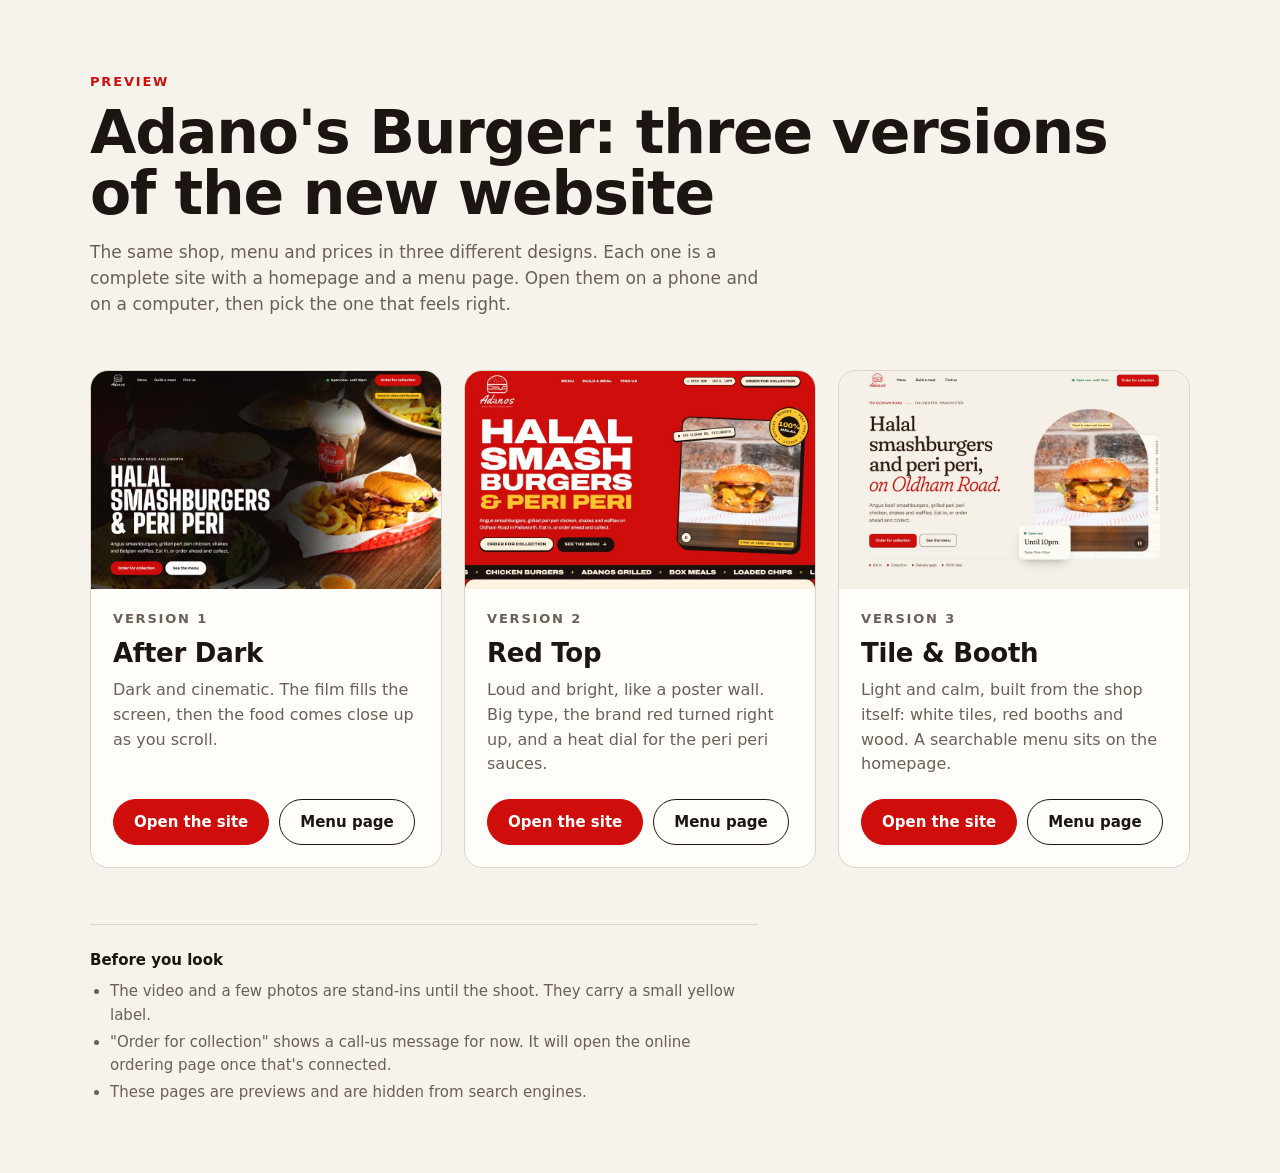
<file: index.html>
<!doctype html>
<html lang="en-GB">
<head>
<meta charset="utf-8">
<meta name="robots" content="noindex, nofollow">
<meta name="viewport" content="width=device-width, initial-scale=1">
<title>Adano's Burger · website previews</title>
<style>
  :root { --bg: #f6f2ec; --ink: #1d1512; --mute: #6b5f58; --line: #ddd4c8; --red: #cf0e0b; --card: #fffdf9; }
  * { box-sizing: border-box; }
  body { margin: 0; background: var(--bg); color: var(--ink); font: 400 17px/1.55 ui-sans-serif, system-ui, -apple-system, "Segoe UI", Roboto, sans-serif; -webkit-font-smoothing: antialiased; }
  .wrap { max-width: 1180px; margin: 0 auto; padding: clamp(28px, 6vw, 72px) clamp(16px, 4vw, 40px) 64px; }
  header p.kicker { margin: 0 0 10px; font-size: 13px; letter-spacing: .14em; text-transform: uppercase; color: var(--red); font-weight: 700; }
  h1 { margin: 0 0 14px; font-size: clamp(34px, 6vw, 60px); line-height: 1.02; letter-spacing: -.02em; font-weight: 800; }
  header p.intro { margin: 0; max-width: 62ch; color: var(--mute); }
  .grid { display: grid; gap: 22px; grid-template-columns: repeat(auto-fit, minmax(300px, 1fr)); margin-top: clamp(28px, 5vw, 52px); }
  .card { background: var(--card); border: 1px solid var(--line); border-radius: 18px; overflow: hidden; display: flex; flex-direction: column; }
  .card .shot { display: block; aspect-ratio: 16 / 10; background: #e9e1d6; overflow: hidden; }
  .card .shot img { width: 100%; height: 100%; object-fit: cover; object-position: top; display: block; transition: transform .5s cubic-bezier(.2, .7, .2, 1); }
  .card a.shot:hover img, .card a.shot:focus-visible img { transform: scale(1.03); }
  .body { padding: 20px 22px 22px; display: flex; flex-direction: column; gap: 10px; flex: 1; }
  .n { font-size: 13px; letter-spacing: .14em; text-transform: uppercase; color: var(--mute); font-weight: 700; }
  h2 { margin: 0; font-size: 26px; line-height: 1.1; letter-spacing: -.01em; }
  .body p { margin: 0; color: var(--mute); font-size: 16px; }
  .links { display: flex; flex-wrap: wrap; gap: 10px; margin-top: auto; padding-top: 12px; }
  .btn { display: inline-flex; align-items: center; min-height: 46px; padding: 0 20px; border-radius: 999px; font-weight: 700; font-size: 15px; text-decoration: none; border: 1.5px solid var(--ink); color: var(--ink); }
  .btn.main { background: var(--red); border-color: var(--red); color: #fff; }
  .btn:hover { filter: brightness(.94); }
  a:focus-visible { outline: 3px solid var(--ink); outline-offset: 3px; }
  .soon { opacity: .6; }
  .soon .shot { display: grid; place-items: center; color: var(--mute); font-size: 15px; }
  .notes { margin-top: clamp(32px, 5vw, 56px); padding-top: 24px; border-top: 1px solid var(--line); color: var(--mute); font-size: 15px; max-width: 70ch; }
  .notes h3 { margin: 0 0 8px; font-size: 15px; color: var(--ink); }
  .notes ul { margin: 0; padding-left: 20px; }
  .notes li { margin: 4px 0; }
  @media (prefers-reduced-motion: reduce) { .card .shot img { transition: none; } }
</style>
</head>
<body>
<div class="wrap">
  <header>
    <p class="kicker">Preview</p>
    <h1>Adano's Burger: three versions of the new website</h1>
    <p class="intro">The same shop, menu and prices in three different designs. Each one is a complete site with a homepage and a menu page. Open them on a phone and on a computer, then pick the one that feels right.</p>
  </header>

  <main class="grid">
    <article class="card">
      <a class="shot" href="after-dark/" aria-label="Open After Dark"><img src="thumbs/after-dark.jpg" alt="The After Dark homepage" width="960" height="600"></a>
      <div class="body">
        <span class="n">Version 1</span>
        <h2>After Dark</h2>
        <p>Dark and cinematic. The film fills the screen, then the food comes close up as you scroll.</p>
        <div class="links"><a class="btn main" href="after-dark/">Open the site</a><a class="btn" href="after-dark/menu.html">Menu page</a></div>
      </div>
    </article>

    <article class="card">
      <a class="shot" href="red-top/" aria-label="Open Red Top"><img src="thumbs/red-top.jpg" alt="The Red Top homepage" width="960" height="600"></a>
      <div class="body">
        <span class="n">Version 2</span>
        <h2>Red Top</h2>
        <p>Loud and bright, like a poster wall. Big type, the brand red turned right up, and a heat dial for the peri peri sauces.</p>
        <div class="links"><a class="btn main" href="red-top/">Open the site</a><a class="btn" href="red-top/menu.html">Menu page</a></div>
      </div>
    </article>

    <article class="card">
      <a class="shot" href="tile-booth/" aria-label="Open Tile &amp; Booth"><img src="thumbs/tile-booth.jpg" alt="The Tile &amp; Booth homepage" width="960" height="600"></a>
      <div class="body">
        <span class="n">Version 3</span>
        <h2>Tile &amp; Booth</h2>
        <p>Light and calm, built from the shop itself: white tiles, red booths and wood. A searchable menu sits on the homepage.</p>
        <div class="links"><a class="btn main" href="tile-booth/">Open the site</a><a class="btn" href="tile-booth/menu.html">Menu page</a></div>
      </div>
    </article>
  </main>

  <section class="notes">
    <h3>Before you look</h3>
    <ul>
      <li>The video and a few photos are stand-ins until the shoot. They carry a small yellow label.</li>
      <li>"Order for collection" shows a call-us message for now. It will open the online ordering page once that's connected.</li>
      <li>These pages are previews and are hidden from search engines.</li>
    </ul>
  </section>
</div>
</body>
</html>
</file>
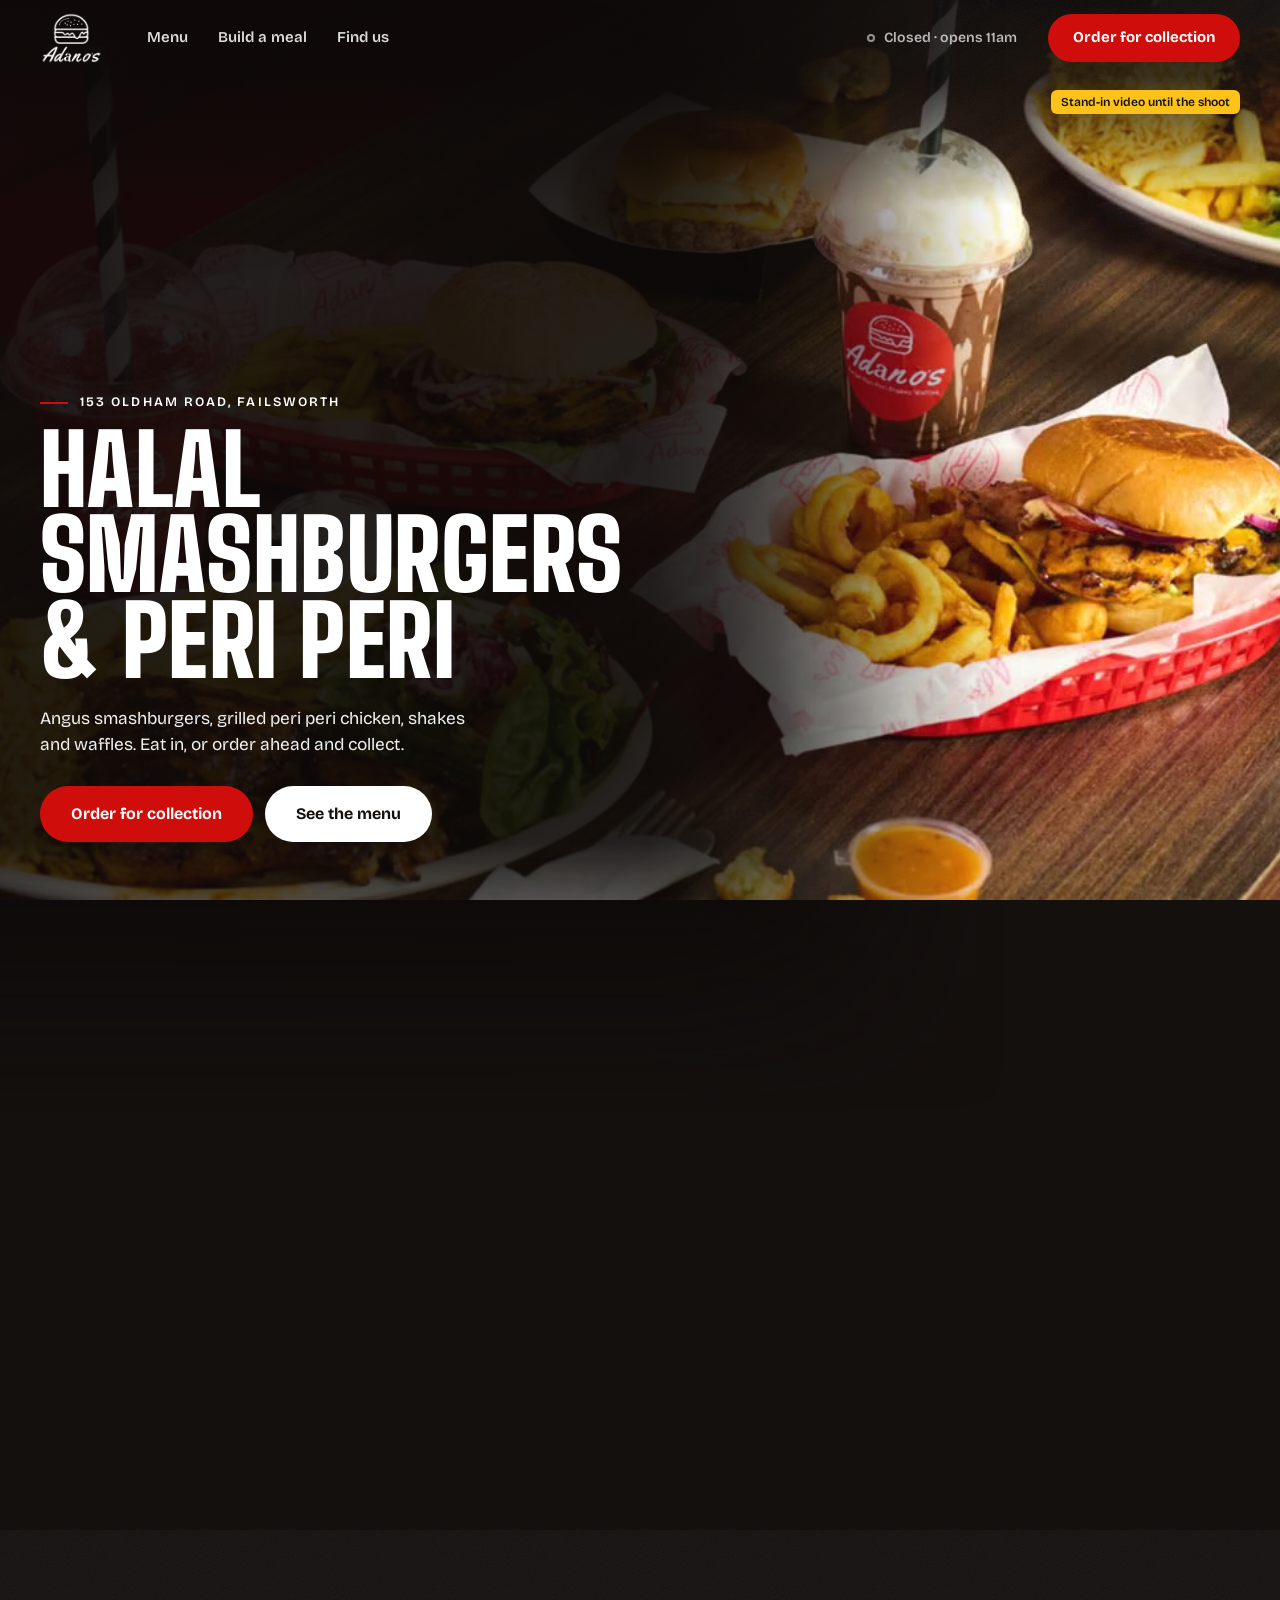
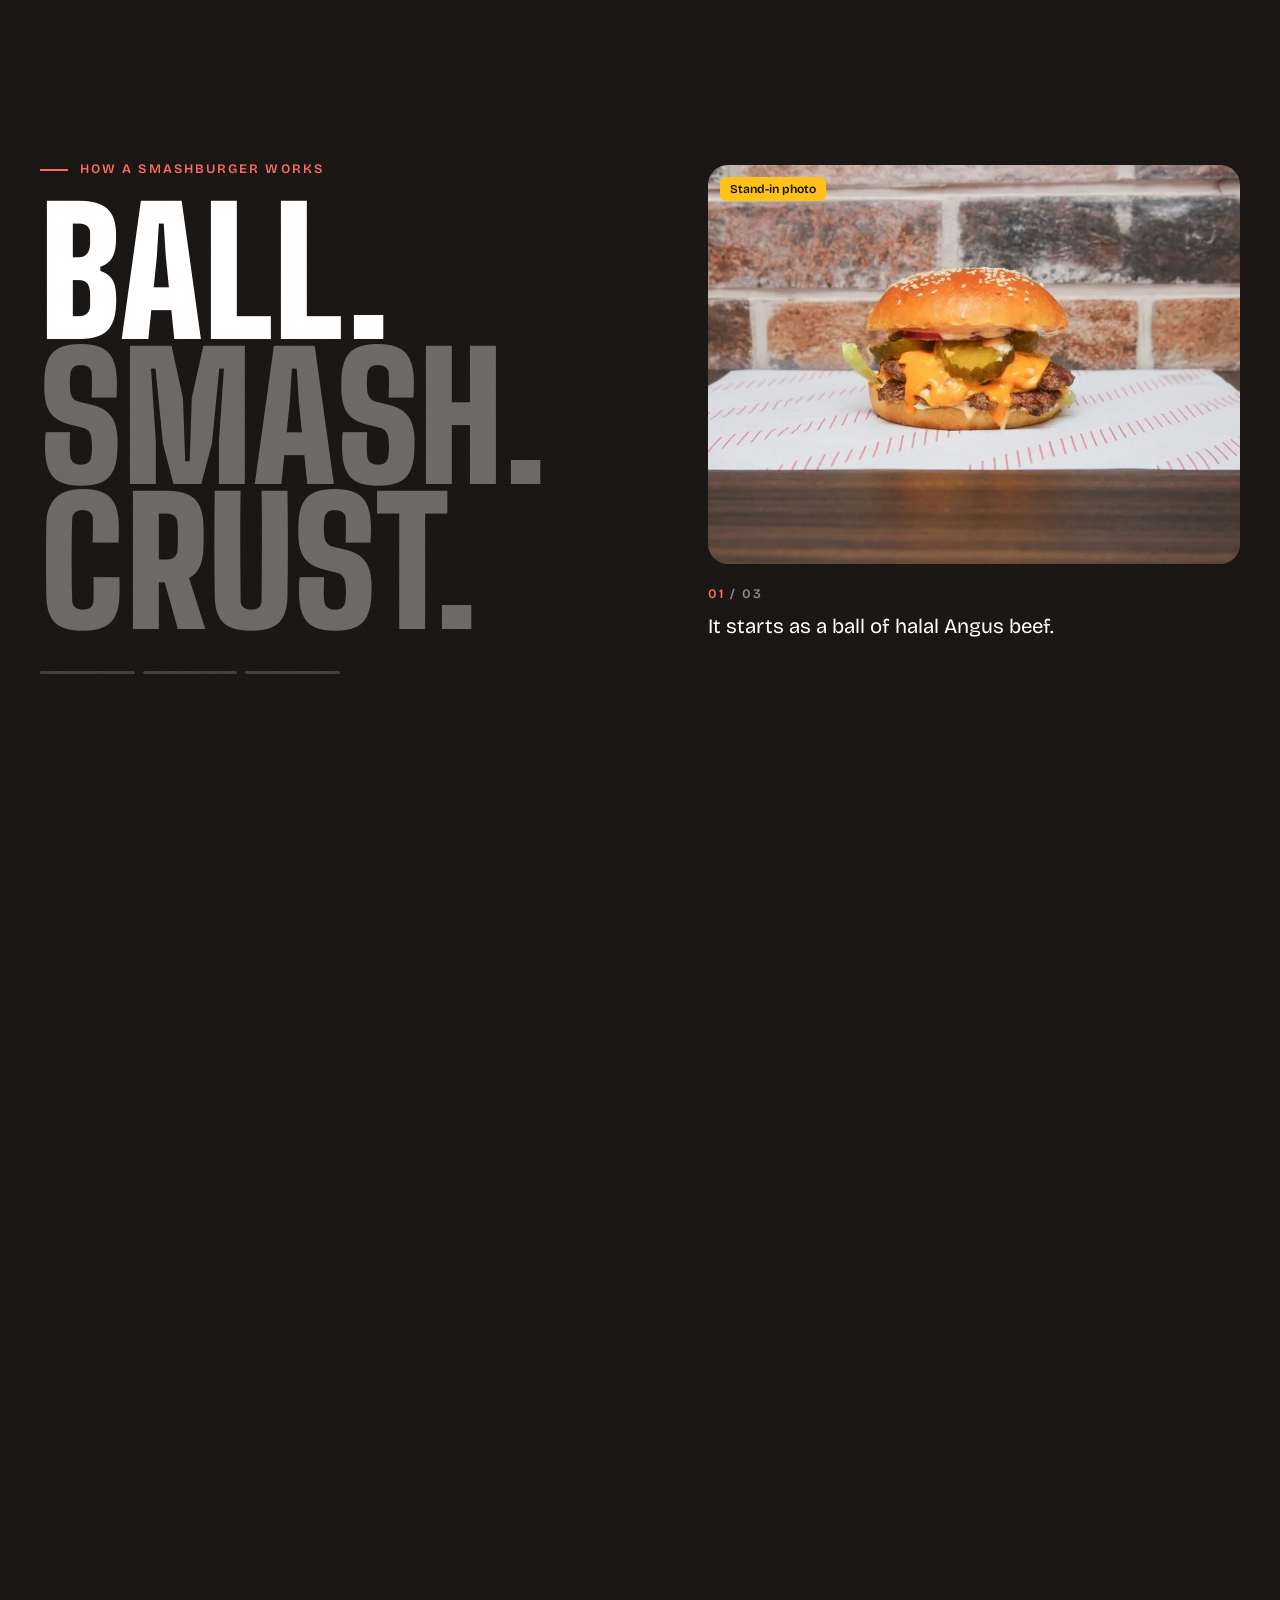
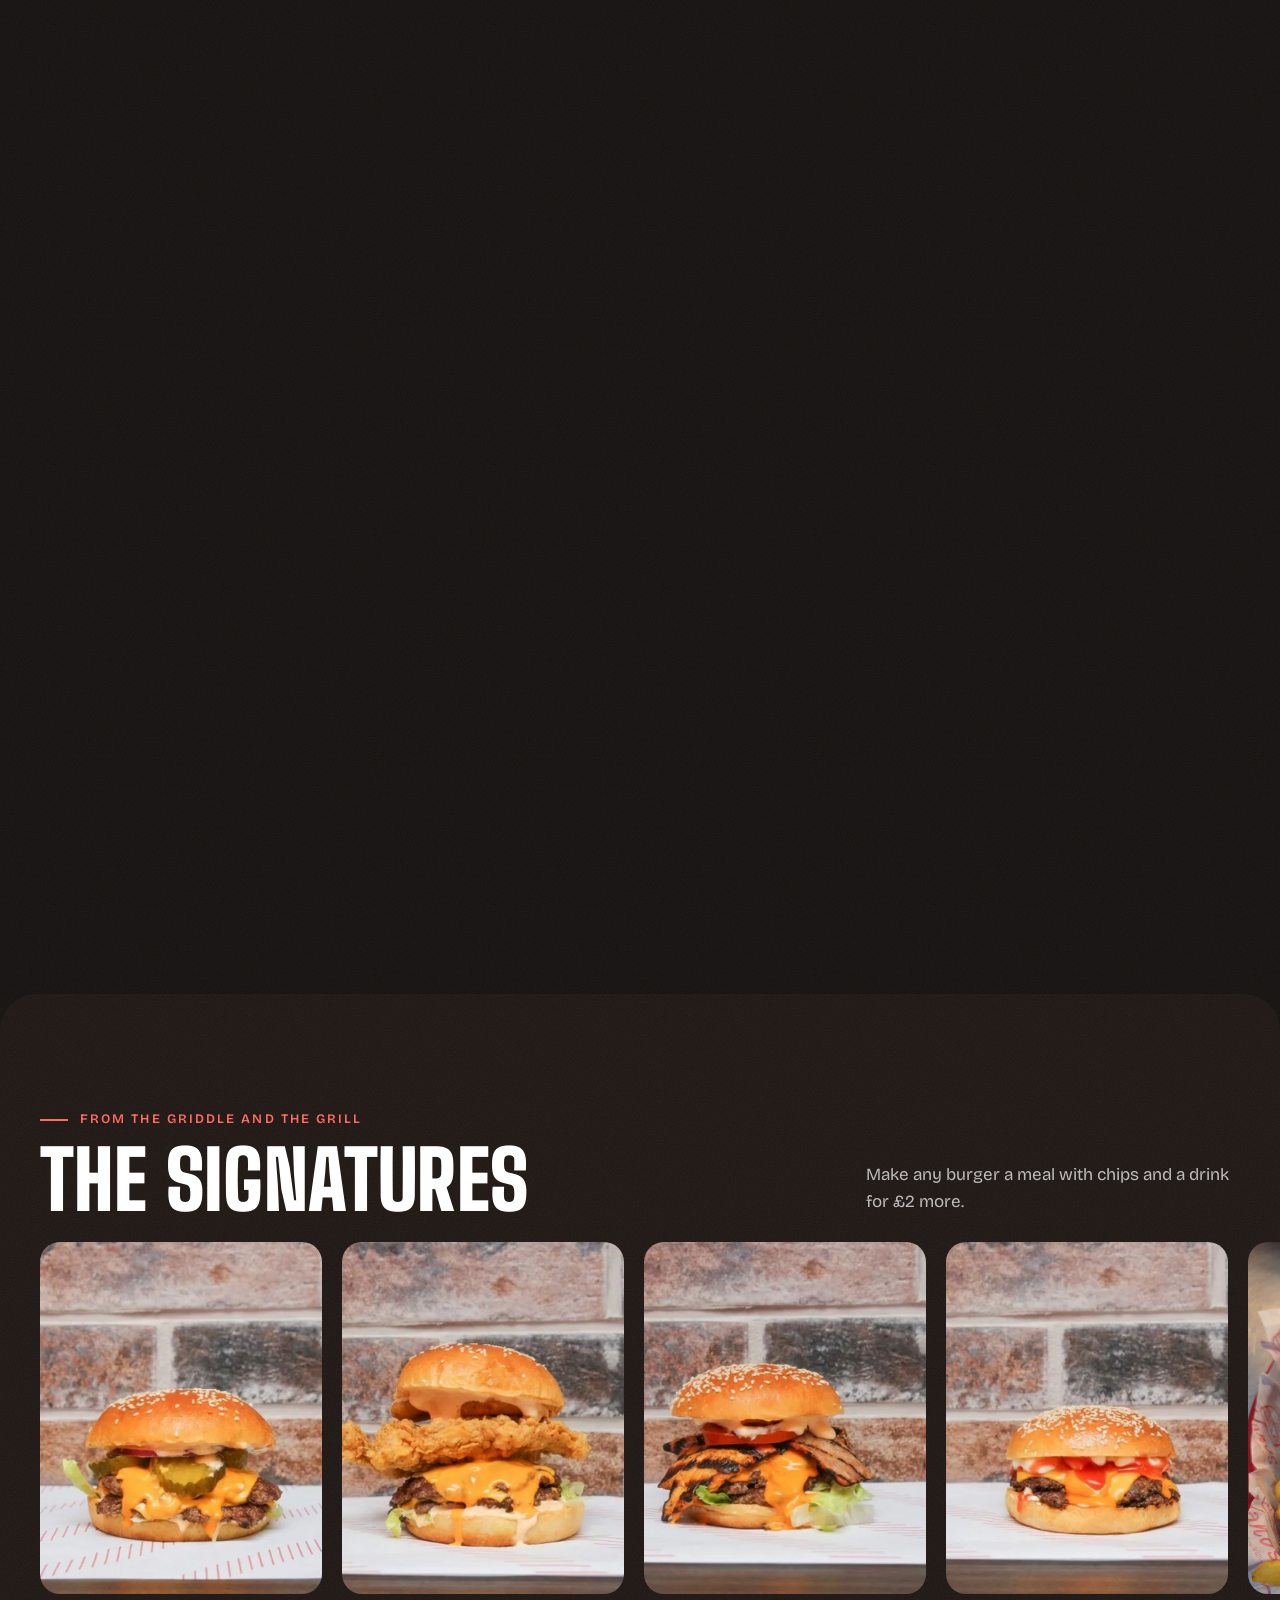
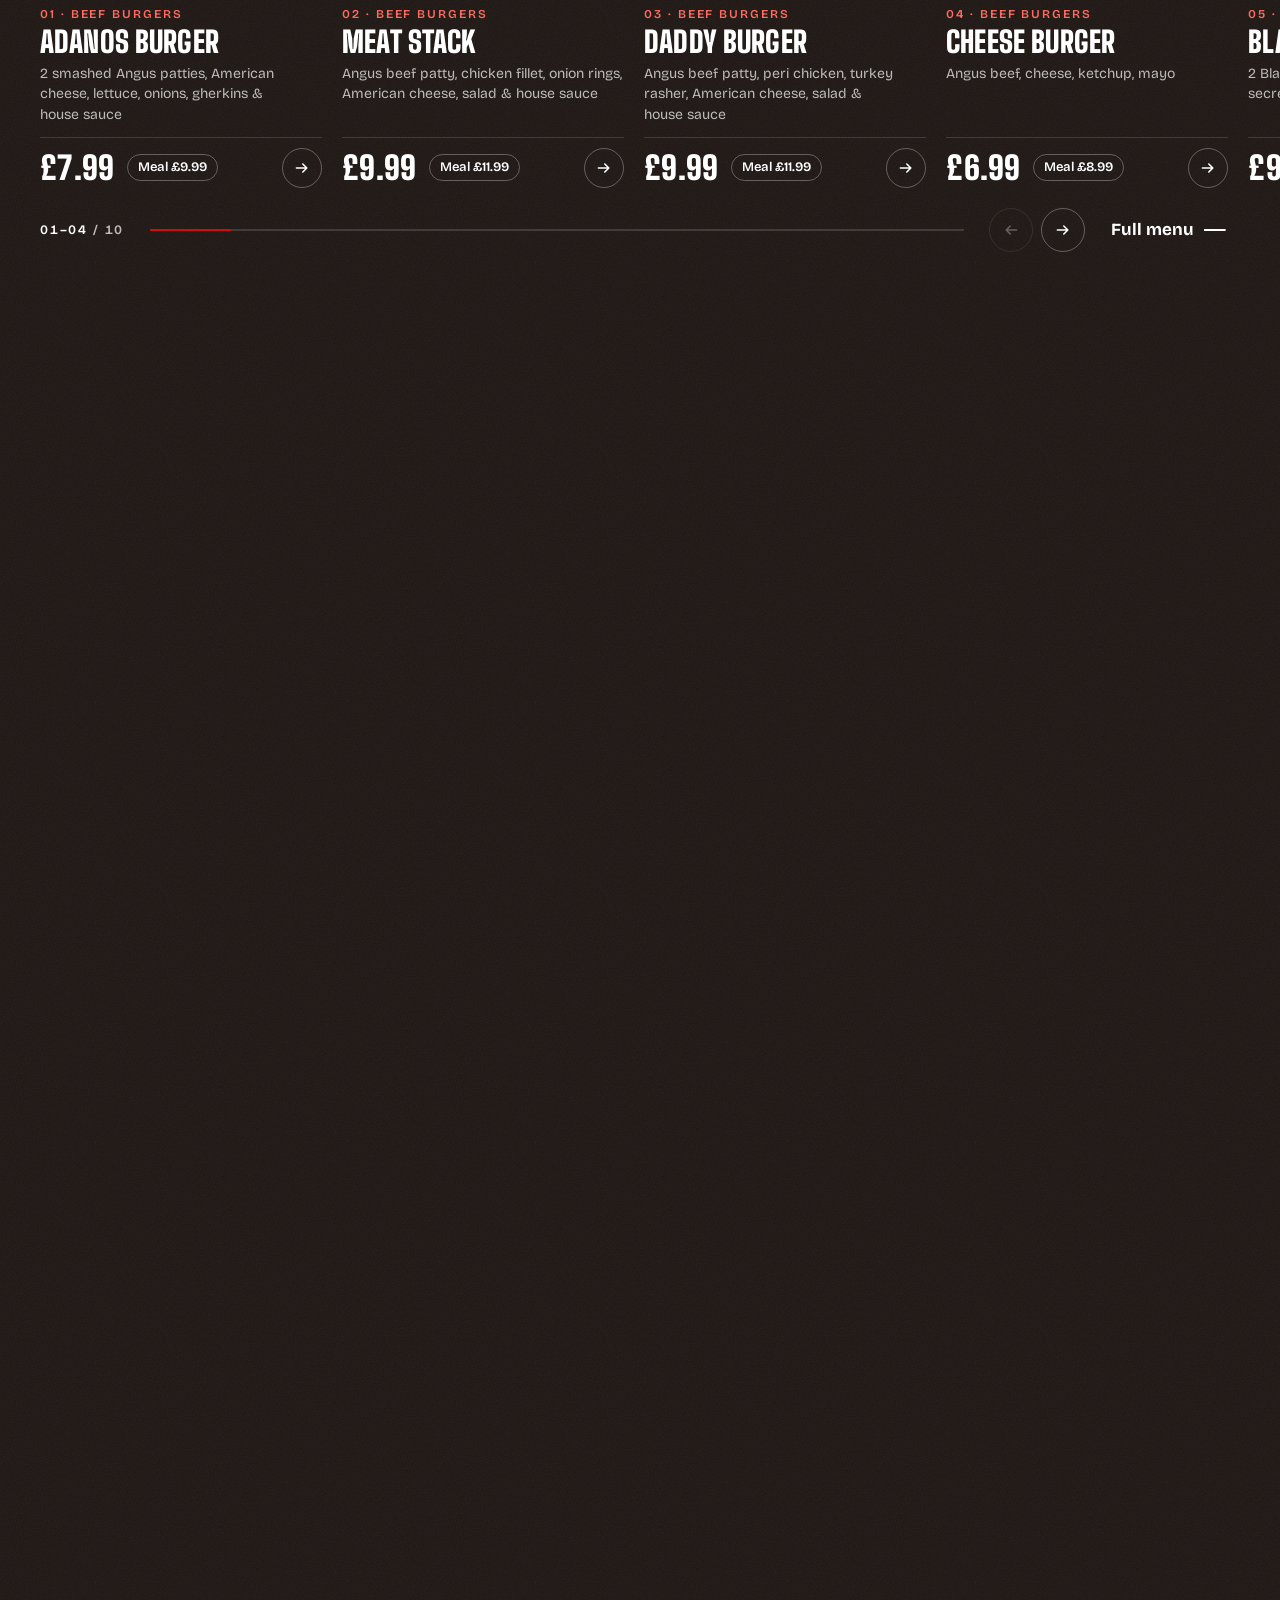
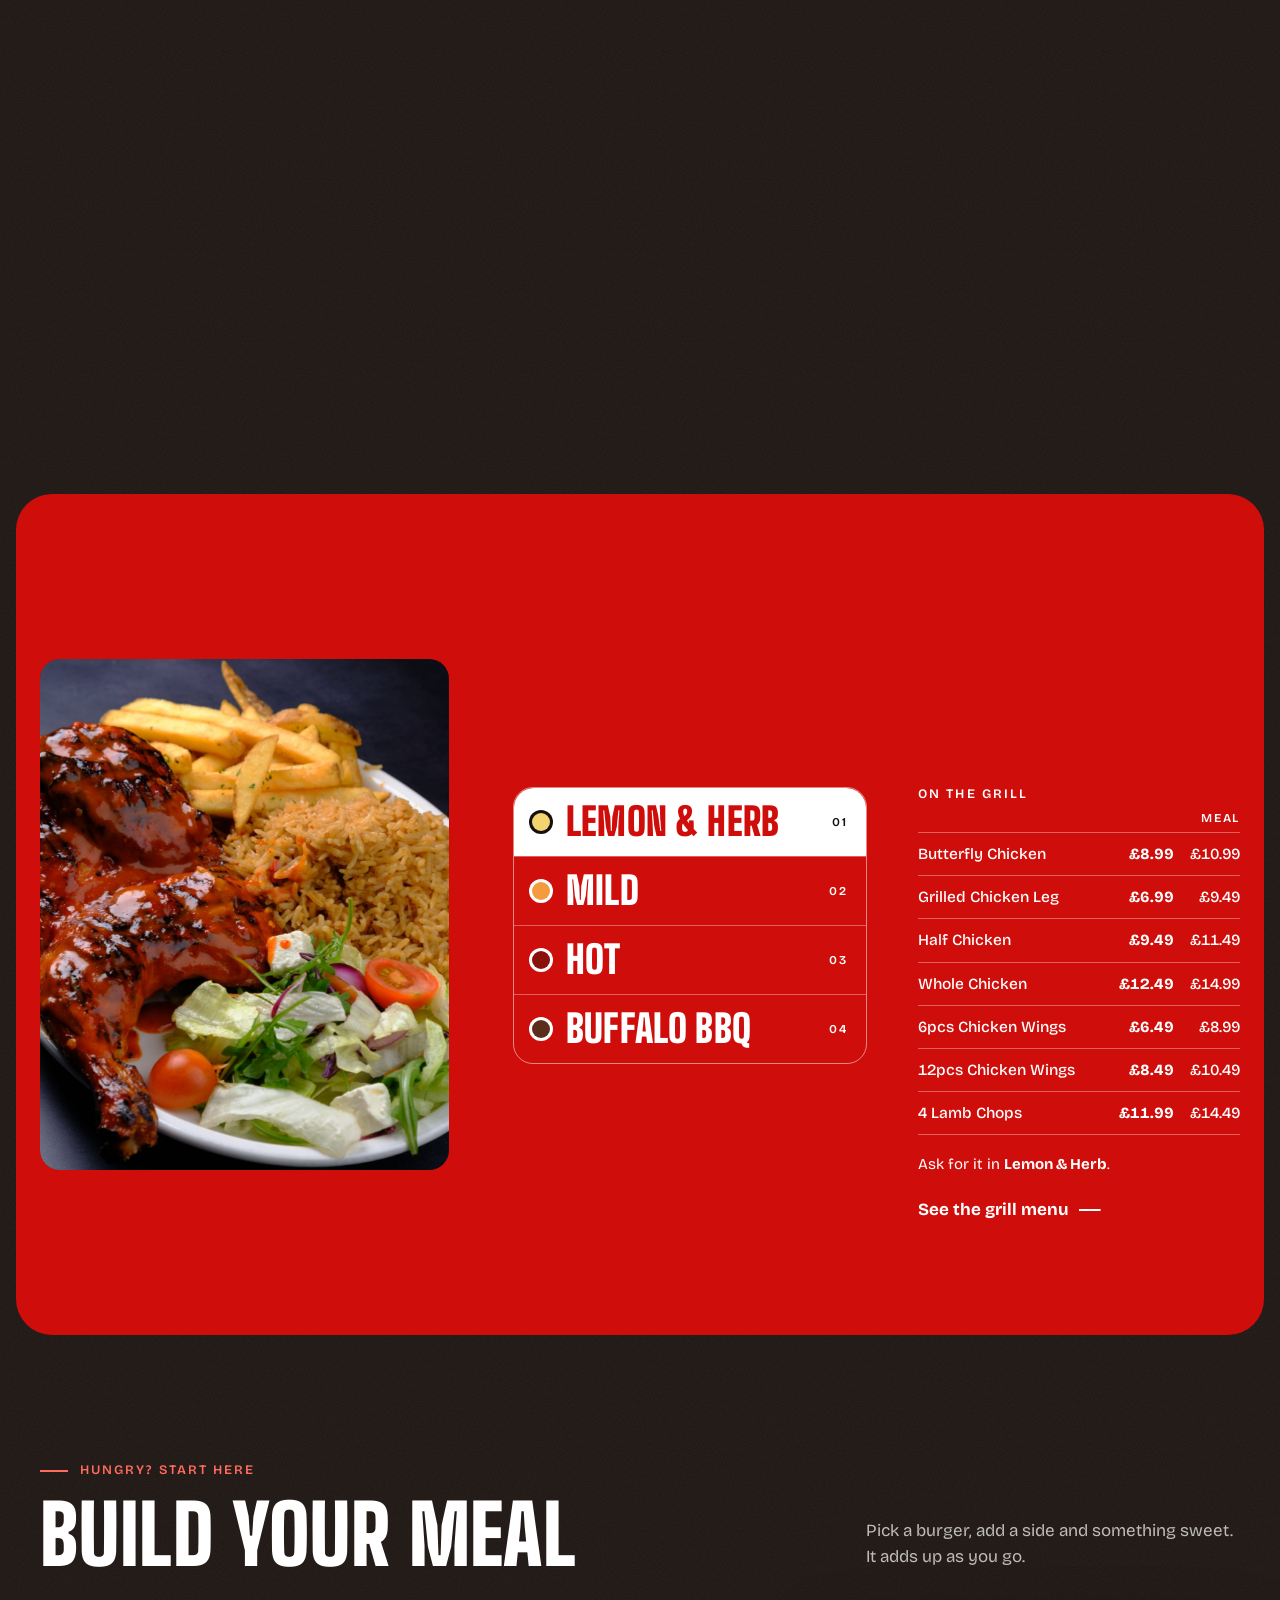
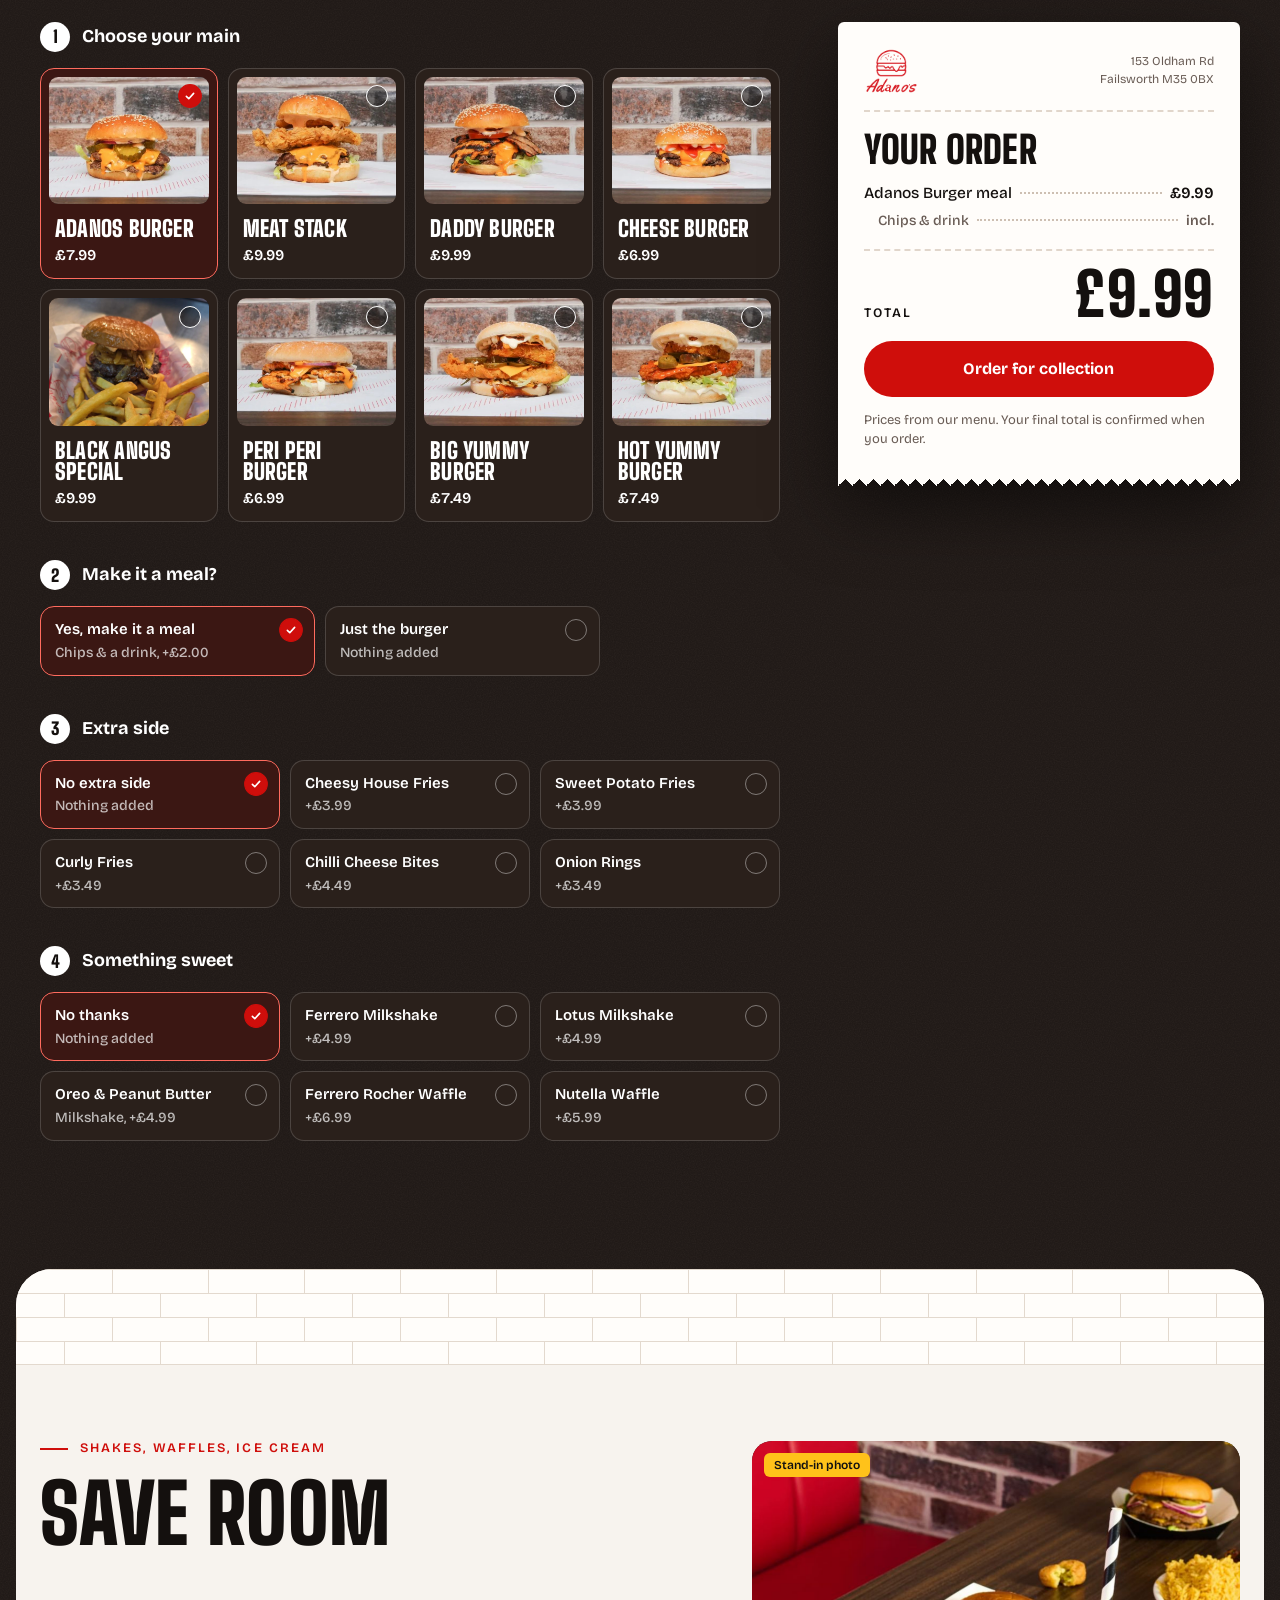
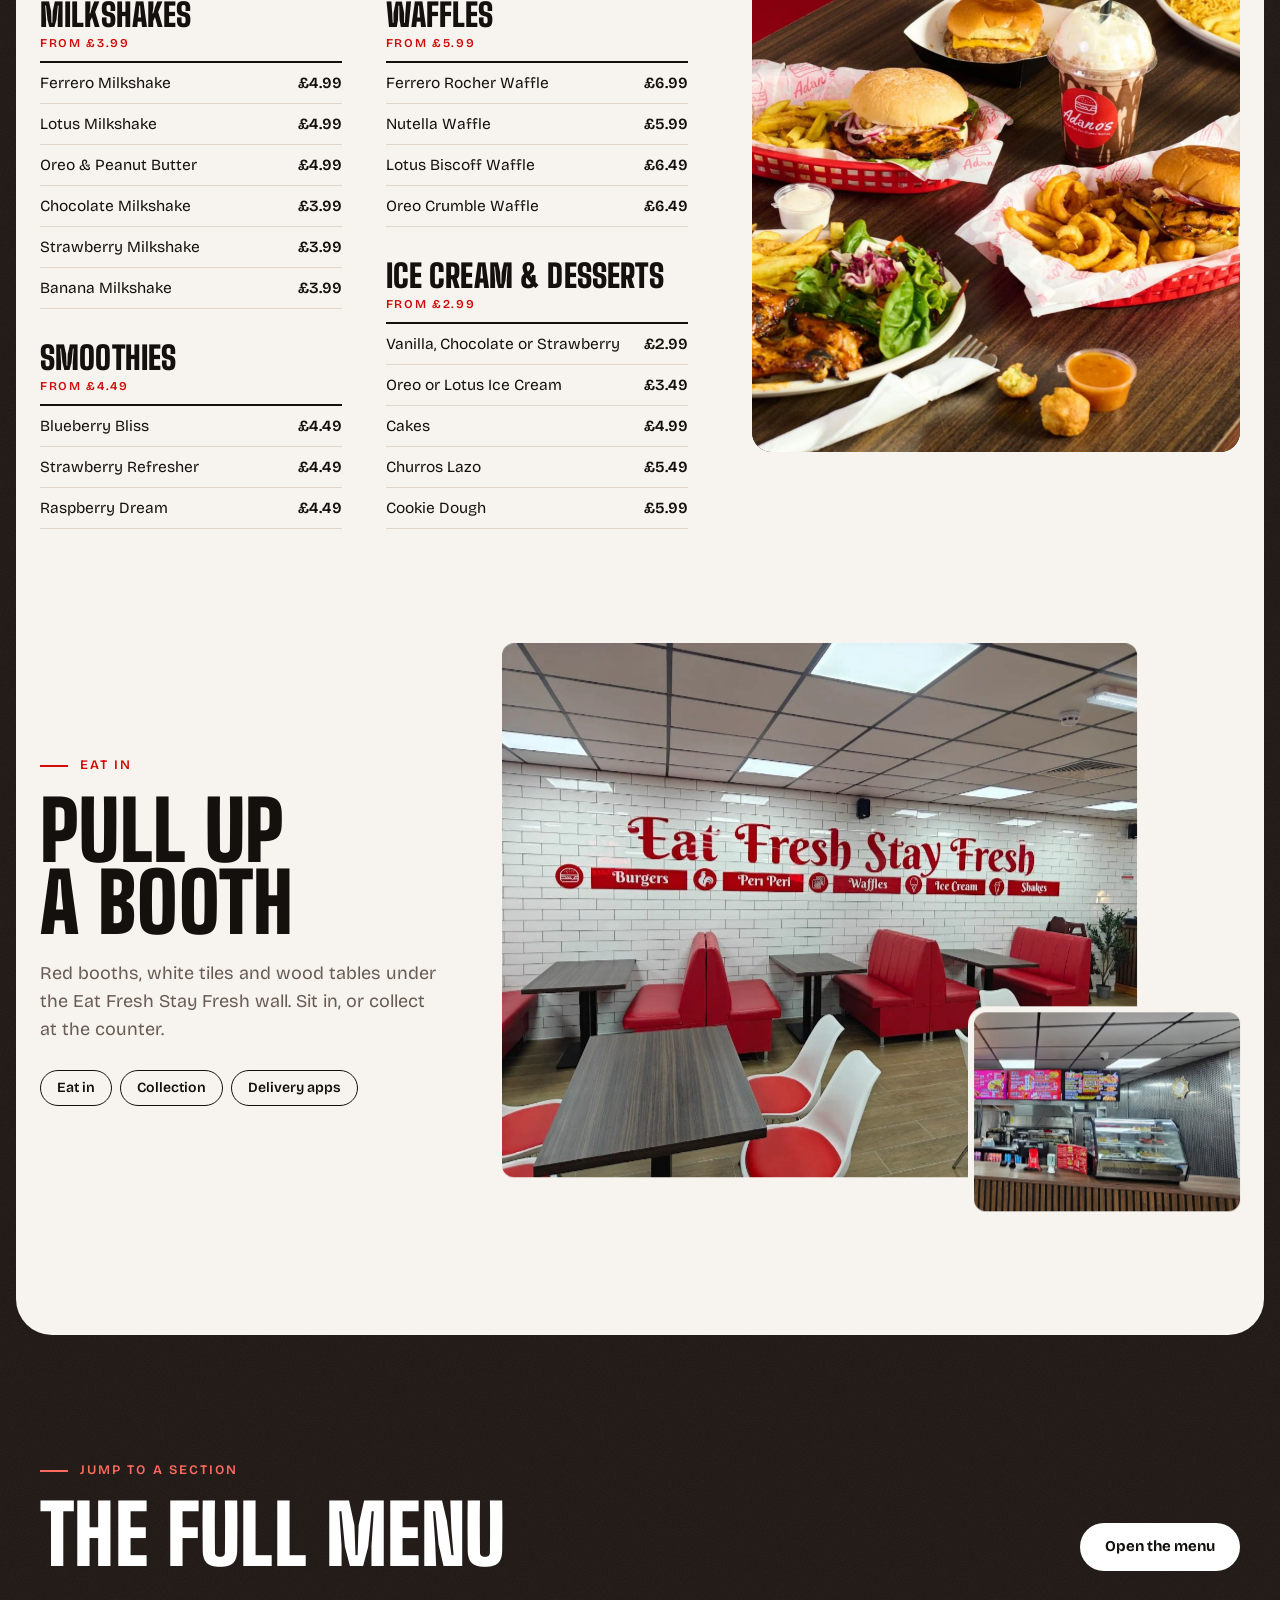
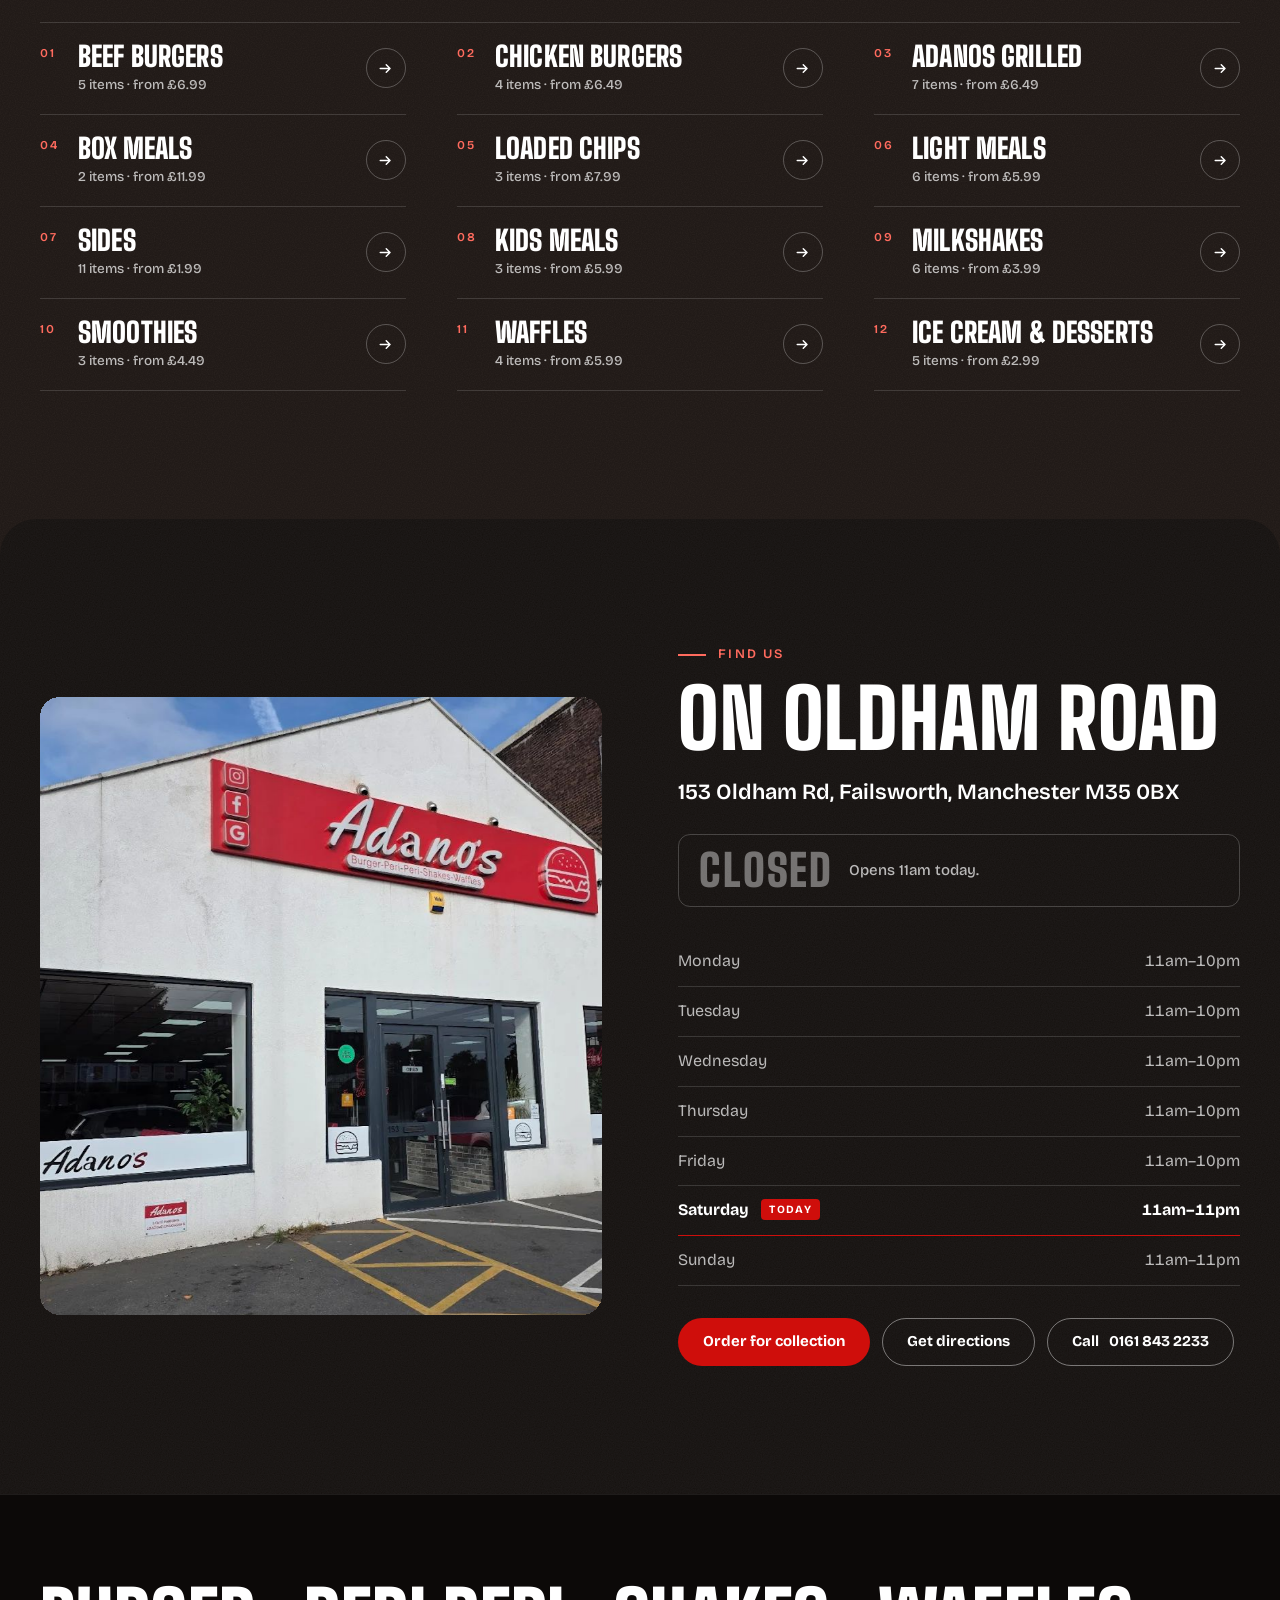
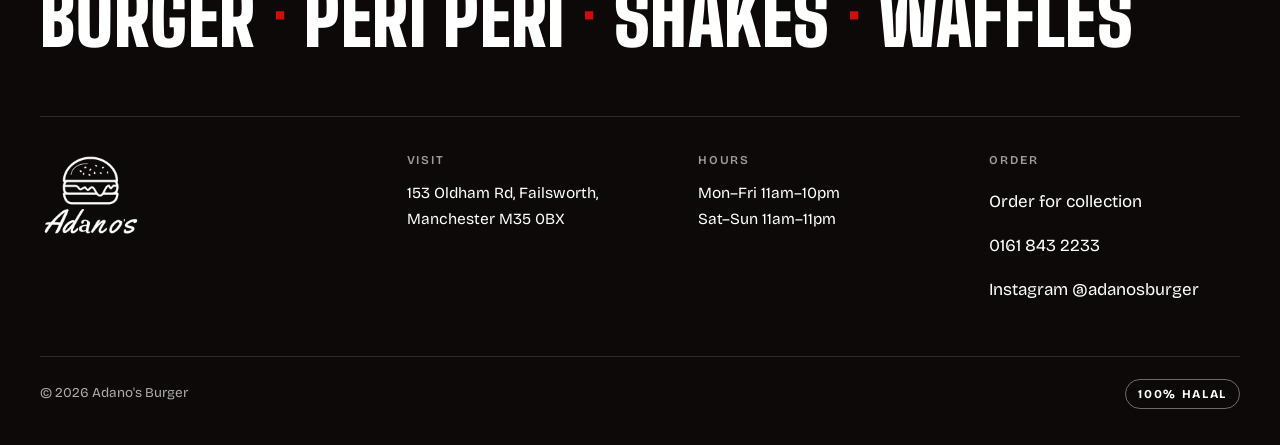
<file: after-dark/index.html>
<!doctype html>
<html lang="en-GB">
<head>
<meta charset="utf-8">
<meta name="robots" content="noindex, nofollow">
<meta name="viewport" content="width=device-width, initial-scale=1, viewport-fit=cover">
<title>Adano's Burger · Halal smashburgers & peri peri in Failsworth</title>
<meta name="description" content="Halal Angus smashburgers, grilled peri peri chicken, shakes and waffles on Oldham Road, Failsworth. Eat in, or order ahead and collect.">
<meta name="theme-color" content="#0C0908">
<meta property="og:type" content="website">
<meta property="og:title" content="Adano's Burger · Failsworth">
<meta property="og:description" content="Halal Angus smashburgers, peri peri chicken, shakes and waffles on Oldham Road.">
<meta property="og:image" content="assets/img/og-image.jpg">
<link rel="icon" href="assets/img/favicon-48.png" sizes="48x48">
<link rel="apple-touch-icon" href="assets/img/apple-touch-icon.png">
<link rel="preconnect" href="https://fonts.googleapis.com">
<link rel="preconnect" href="https://fonts.gstatic.com" crossorigin>
<link rel="stylesheet" href="https://fonts.googleapis.com/css2?family=Big+Shoulders+Display:wght@900&family=Bricolage+Grotesque:opsz,wght@12..96,400..700&display=swap">
<link rel="preload" as="image" href="assets/img/banner-poster.jpg" fetchpriority="high">
<link rel="stylesheet" href="assets/css/site.css">
<script>
  // Before first paint: mark that scripts run, and allow the opening sequence unless the device asks for less motion.
  (function (d) {
    d.classList.add('js');
    if (!matchMedia('(prefers-reduced-motion: reduce)').matches) d.classList.add('moving');
  })(document.documentElement);
</script>
</head>
<body class="home">
<a class="skip" href="#main">Skip to content</a>

<header class="top">
  <div class="wrap bar">
    <a class="logo" href="./" aria-label="Adano's Burger, home"><img src="assets/img/logo-white-mark.png" alt="" width="580" height="480"></a>
    <nav aria-label="Main"><a class="keep" href="menu.html">Menu</a><a href="#meal">Build a meal</a><a href="#visit">Find us</a></nav>
    <span class="status" data-status><i></i><span class="st-long" data-st>Open daily from 11am</span><span class="st-short" data-st-short>From 11am</span></span>
    <a class="btn btn-red top-order" data-order href="#visit">Order for collection</a>
    <button class="burger" type="button" aria-expanded="false" aria-controls="sheet" aria-label="Open navigation" data-sheet-toggle><span></span></button>
  </div>
</header>

<nav class="sheet" id="sheet" aria-label="All sections">
  <div class="sheet-links">
    <a href="menu.html" style="--i:0"><small>01</small>The menu</a>
    <a href="#signatures" style="--i:1"><small>02</small>Signatures</a>
    <a href="#meal" style="--i:2"><small>03</small>Build a meal</a>
    <a href="#inside" style="--i:3"><small>04</small>Inside</a>
    <a href="#visit" style="--i:4"><small>05</small>Find us</a>
  </div>
  <div class="sheet-foot">
    <span class="status" data-status><i></i><span data-st>Open daily from 11am</span></span>
    <p data-address>153 Oldham Rd, Failsworth, Manchester M35 0BX</p>
    <div class="ctas">
      <a class="btn btn-red btn-lg" data-order href="#visit">Order for collection</a>
      <a class="btn btn-ghost btn-lg" data-tel href="tel:+441618432233">Call</a>
    </div>
  </div>
</nav>

<main id="main">

  <!-- 1. Hero film. The title block scrolls away with the page and the film stays behind it. -->
  <section class="hero" data-hero aria-label="Adano's Burger">
    <div class="hero-film">
      <div class="hero-frame">
        <div class="hero-media">
          <img src="assets/img/banner-poster.jpg" alt="Burgers, peri peri chicken, chips and shakes on a table at Adano's" width="1280" height="720" fetchpriority="high">
          <!-- Swap the film here. New footage gets a new filename (images and video are cached for a year). -->
          <video muted loop playsinline preload="none" poster="assets/img/banner-poster.jpg" aria-hidden="true" tabindex="-1"
                 data-src="assets/video/banner-standin-2.mp4" data-src-small="assets/video/banner-standin-2.mp4"></video>
        </div>
        <div class="hero-shade"></div>
      </div>
      <span class="swap-note">Stand-in video until the shoot</span>
    </div>
    <div class="hero-copy">
      <div class="wrap">
        <div class="hero-text">
          <p class="eyebrow">153 Oldham Road, Failsworth</p>
          <h1><span class="l1">Halal</span> <span class="l2">smashburgers</span> <span class="l3">&amp; peri peri</span></h1>
          <p class="lede">Angus smashburgers, grilled peri peri chicken, shakes and waffles. Eat in, or order ahead and collect.</p>
          <div class="ctas">
            <a class="btn btn-red btn-lg" data-order href="#visit">Order for collection</a>
            <a class="btn btn-light btn-lg" href="menu.html">See the menu</a>
          </div>
        </div>
      </div>
    </div>
  </section>

  <!-- 2. Ball. Smash. Crust. -->
  <section class="smash" id="smash" data-steps aria-labelledby="smash-title">
    <div class="smash-stick wrap">
      <div class="smash-head">
        <p class="eyebrow">How a smashburger works</p>
        <h2 class="sm-title" id="smash-title"><span>Ball.</span> <span>Smash.</span> <span>Crust.</span></h2>
        <div class="sm-prog" aria-hidden="true"><i></i><i></i><i></i></div>
      </div>
      <ol class="sm-steps">
        <li class="sm-step">
          <span class="sm-n" aria-hidden="true">01</span>
          <div class="sm-txt"><h3>Ball</h3><p>It starts as a ball of halal Angus beef.</p></div>
          <figure class="sm-fig"><img src="assets/img/adanos-burger.jpg" alt="" loading="lazy" width="1200" height="900" style="--pos:50% 66%;--z:1.45"><span class="swap-note">Stand-in photo</span></figure>
        </li>
        <li class="sm-step">
          <span class="sm-n" aria-hidden="true">02</span>
          <div class="sm-txt"><h3>Smash</h3><p>Pressed flat on the hot griddle.</p></div>
          <figure class="sm-fig"><img src="assets/img/black-angus.jpg" alt="" loading="lazy" width="1200" height="1600" style="--pos:46% 14%"><span class="swap-note">Stand-in photo</span></figure>
        </li>
        <li class="sm-step">
          <span class="sm-n" aria-hidden="true">03</span>
          <div class="sm-txt"><h3>Crust</h3><p>The edges cook dark and crisp. Cheese on, then into the bun.</p></div>
          <figure class="sm-fig"><img src="assets/img/cheese-burger.jpg" alt="" loading="lazy" width="1200" height="900" style="--pos:50% 66%;--z:1.45"><span class="swap-note">Stand-in photo</span></figure>
        </li>
      </ol>
    </div>
  </section>

  <!-- 3. Signatures -->
  <section class="sig" id="signatures" data-rail aria-labelledby="sig-title">
    <div class="sig-stick">
      <div class="wrap sec-head">
        <div data-reveal><p class="eyebrow">From the griddle and the grill</p><h2 id="sig-title">The signatures</h2></div>
        <p class="sec-note">Make any burger a meal with chips and a drink<span data-meal-up></span>.</p>
      </div>
      <ul class="rail needs-js" id="rail" aria-label="Signature dishes"></ul>
      <div class="wrap sig-foot needs-js">
        <span class="rail-count" aria-hidden="true"><b data-rail-n>01</b> / <span data-rail-of>10</span></span>
        <div class="rail-progress" aria-hidden="true"><i></i></div>
        <div class="rail-nav">
          <button type="button" data-rail-prev aria-label="Previous dishes"><svg viewBox="0 0 20 20" aria-hidden="true"><path d="M3 10h13M11 5l5 5-5 5" fill="none" stroke="currentColor" stroke-width="2" stroke-linecap="round" stroke-linejoin="round"/></svg></button>
          <button type="button" data-rail-next aria-label="More dishes"><svg viewBox="0 0 20 20" aria-hidden="true"><path d="M3 10h13M11 5l5 5-5 5" fill="none" stroke="currentColor" stroke-width="2" stroke-linecap="round" stroke-linejoin="round"/></svg></button>
        </div>
        <a class="link" href="menu.html">Full menu</a>
      </div>
      <noscript><div class="wrap"><p class="noscript-note">The dishes and prices load with JavaScript. <a href="menu.html">Open the menu</a> or call 0161 843 2233.</p></div></noscript>
    </div>
  </section>

  <!-- 4. The four sauces -->
  <section class="sauce panel" id="sauces" aria-labelledby="sauce-title">
    <div class="wrap sauce-grid">
      <figure class="sauce-fig"><img data-parallax="5" src="assets/img/half-chicken.jpg" alt="Half a grilled peri peri chicken with rice, chips and salad" loading="lazy" width="1480" height="1600"></figure>
      <div class="sauce-body">
        <div data-reveal>
          <p class="eyebrow">Adanos Grilled</p>
          <h2 id="sauce-title">Pick your sauce</h2>
          <p class="lede">Every grilled chicken comes in one of four.</p>
        </div>
        <div class="sauce-cols">
          <fieldset class="sauces">
            <legend class="sr">Peri peri sauce</legend>
            <div class="sc"><input type="radio" name="sauce" id="sc-1" value="Lemon &amp; Herb" checked><label for="sc-1" style="--c:#F3D46E"><i></i><span class="sc-n">Lemon &amp; Herb</span><small>01</small></label></div>
            <div class="sc"><input type="radio" name="sauce" id="sc-2" value="Mild"><label for="sc-2" style="--c:#F49A3F"><i></i><span class="sc-n">Mild</span><small>02</small></label></div>
            <div class="sc"><input type="radio" name="sauce" id="sc-3" value="Hot"><label for="sc-3" style="--c:#8A100B"><i></i><span class="sc-n">Hot</span><small>03</small></label></div>
            <div class="sc"><input type="radio" name="sauce" id="sc-4" value="Buffalo BBQ"><label for="sc-4" style="--c:#5B2E1B"><i></i><span class="sc-n">Buffalo BBQ</span><small>04</small></label></div>
          </fieldset>
          <div class="grill needs-js">
            <table class="grill-list" id="grill-list"></table>
            <p class="sauce-pick" aria-live="polite">Ask for it in <b data-sauce-pick>Lemon &amp; Herb</b>.</p>
            <a class="link" href="menu.html#adanos-grilled">See the grill menu</a>
          </div>
        </div>
      </div>
    </div>
  </section>

  <!-- 5. Build your meal -->
  <section class="meal" id="meal" aria-labelledby="meal-title">
    <div class="wrap">
      <div class="sec-head">
        <div data-reveal><p class="eyebrow">Hungry? Start here</p><h2 id="meal-title">Build your meal</h2></div>
        <p class="sec-note">Pick a burger, add a side and something sweet. It adds up as you go.</p>
      </div>
      <div class="builder needs-js">
        <form id="builder" novalidate>
          <fieldset class="step"><legend><b>1</b>Choose your main</legend><div class="opts opts-img" id="mains"></div></fieldset>
          <fieldset class="step"><legend><b>2</b>Make it a meal?</legend><div class="opts opts-wide" id="meal-opt"></div></fieldset>
          <fieldset class="step"><legend><b>3</b>Extra side</legend><div class="opts opts-3" id="sides"></div></fieldset>
          <fieldset class="step"><legend><b>4</b>Something sweet</legend><div class="opts opts-3" id="sweets"></div></fieldset>
        </form>
        <aside class="ticket" id="ticket" aria-labelledby="ticket-title">
          <div class="ticket-paper">
            <div class="ticket-top"><img src="assets/img/logo-red-mark.png" alt="" width="580" height="480" loading="lazy"><p>153 Oldham Rd<br>Failsworth M35 0BX</p></div>
            <h3 id="ticket-title">Your order</h3>
            <ul class="ticket-lines" id="lines"></ul>
            <p class="tot"><span>Total</span><b id="total">£0.00</b></p>
            <a class="btn btn-red btn-lg" data-order href="#visit">Order for collection</a>
            <p class="fine">Prices from our menu. Your final total is confirmed when you order.</p>
          </div>
          <p class="sr" id="total-live" role="status" aria-live="polite" aria-atomic="true"></p>
        </aside>
      </div>
      <noscript><p class="noscript-note">The meal builder needs JavaScript. <a href="menu.html">Open the menu</a> or call 0161 843 2233 and we'll take your order.</p></noscript>
    </div>
  </section>

  <!-- 6 and 7. The lit room: sweet side, then inside -->
  <div class="lit panel" data-light>
    <section class="sweet" id="sweet" aria-labelledby="sweet-title">
      <div class="wrap sweet-grid">
        <div>
          <div data-reveal><p class="eyebrow">Shakes, waffles, ice cream</p><h2 id="sweet-title">Save room</h2></div>
          <div class="sweet-cols needs-js" id="sweet-cols"></div>
        </div>
        <figure class="sweet-fig"><img data-parallax="4" src="assets/img/spread-wide.jpg" alt="A milkshake in an Adano's cup on a table of burgers and peri peri chicken" loading="lazy" width="1600" height="1280"><span class="swap-note">Stand-in photo</span></figure>
      </div>
    </section>

    <section class="inside" id="inside" aria-labelledby="inside-title">
      <div class="wrap inside-grid">
        <div class="inside-copy" data-reveal>
          <p class="eyebrow">Eat in</p>
          <h2 id="inside-title">Pull up a booth</h2>
          <p>Red booths, white tiles and wood tables under the Eat Fresh Stay Fresh wall. Sit in, or collect at the counter.</p>
          <ul class="facts"><li>Eat in</li><li>Collection</li><li>Delivery apps</li></ul>
        </div>
        <div class="collage">
          <figure class="c1" data-drift="-14"><img src="assets/img/interior-booths.jpg" alt="Red booths and wood tables under the Eat Fresh Stay Fresh wall" loading="lazy" width="1212" height="1020"></figure>
          <figure class="c2" data-drift="26"><img src="assets/img/counter-screens.jpg" alt="The counter with the menu screens above it" loading="lazy" width="756" height="616"></figure>
        </div>
      </div>
    </section>
  </div>

  <!-- Full menu by category -->
  <section class="strip" id="menu" aria-labelledby="strip-title">
    <div class="wrap">
      <div class="sec-head"><div data-reveal><p class="eyebrow">Jump to a section</p><h2 id="strip-title">The full menu</h2></div><a class="btn btn-light" href="menu.html">Open the menu</a></div>
      <ol class="cat-list needs-js" id="cat-list"></ol>
    </div>
  </section>

  <!-- 8. Visit -->
  <section class="visit" id="visit" aria-labelledby="visit-title">
    <div class="wrap visit-grid">
      <figure class="visit-fig"><img data-parallax="4" src="assets/img/shopfront.jpg" alt="The Adano's shop front on Oldham Road, Failsworth" loading="lazy" width="1360" height="1020"></figure>
      <div>
        <div data-reveal><p class="eyebrow">Find us</p><h2 id="visit-title">On Oldham Road</h2></div>
        <p class="addr" data-address>153 Oldham Rd, Failsworth, Manchester M35 0BX</p>
        <p class="sign needs-js" data-sign><b>Open</b><span></span></p>
        <table class="hours" id="hours">
          <caption class="sr">Opening hours</caption>
          <tbody>
            <tr><th scope="row">Monday</th><td>11am–10pm</td></tr>
            <tr><th scope="row">Tuesday</th><td>11am–10pm</td></tr>
            <tr><th scope="row">Wednesday</th><td>11am–10pm</td></tr>
            <tr><th scope="row">Thursday</th><td>11am–10pm</td></tr>
            <tr><th scope="row">Friday</th><td>11am–10pm</td></tr>
            <tr><th scope="row">Saturday</th><td>11am–11pm</td></tr>
            <tr><th scope="row">Sunday</th><td>11am–11pm</td></tr>
          </tbody>
        </table>
        <div class="ctas">
          <a class="btn btn-red" data-order href="tel:+441618432233">Order for collection</a>
          <a class="btn btn-ghost" data-maps href="https://www.google.com/maps/search/?api=1&amp;query=153+Oldham+Rd+Failsworth+M35+0BX" target="_blank" rel="noopener">Get directions</a>
          <a class="btn btn-ghost" data-tel href="tel:+441618432233">Call <span data-phone>0161 843 2233</span></a>
        </div>
      </div>
    </div>
  </section>
</main>

<footer>
  <div class="wrap">
    <p class="foot-tag"><span>Burger <i>·</i> Peri Peri</span> <i class="ft-mid">·</i> <span>Shakes <i>·</i> Waffles</span></p>
    <div class="foot-grid">
      <div><img class="foot-logo" src="assets/img/logo-white-mark.png" alt="Adano's" width="580" height="480" loading="lazy"></div>
      <div><h2>Visit</h2><p data-address>153 Oldham Rd, Failsworth, Manchester M35 0BX</p></div>
      <div><h2>Hours</h2><p>Mon–Fri 11am–10pm<br>Sat–Sun 11am–11pm</p></div>
      <div><h2>Order</h2><ul class="foot-links"><li><a data-order href="#visit">Order for collection</a></li><li><a data-tel href="tel:+441618432233" data-phone>0161 843 2233</a></li><li><a data-instagram href="https://www.instagram.com/adanosburger/" target="_blank" rel="noopener">Instagram @adanosburger</a></li></ul></div>
    </div>
    <div class="foot-base"><span>© <span data-year>2026</span> Adano's Burger</span><span class="halal">100% halal</span></div>
  </div>
</footer>

<div class="mbar">
  <a class="btn btn-light mbar-total" href="#ticket"><span>Your order</span><b data-mbar-total>£0.00</b></a>
  <a class="btn btn-red" data-order href="#visit">Order for collection</a>
  <a class="btn btn-ghost mbar-call" data-tel href="tel:+441618432233">Call</a>
</div>
<div class="toast" id="toast" role="status" aria-live="polite" tabindex="-1"></div>

<script src="assets/js/menu.js"></script>
<script src="assets/js/site.js"></script>
<script src="assets/js/home.js"></script>
<script src="assets/js/motion.js"></script>
</body>
</html>
</file>
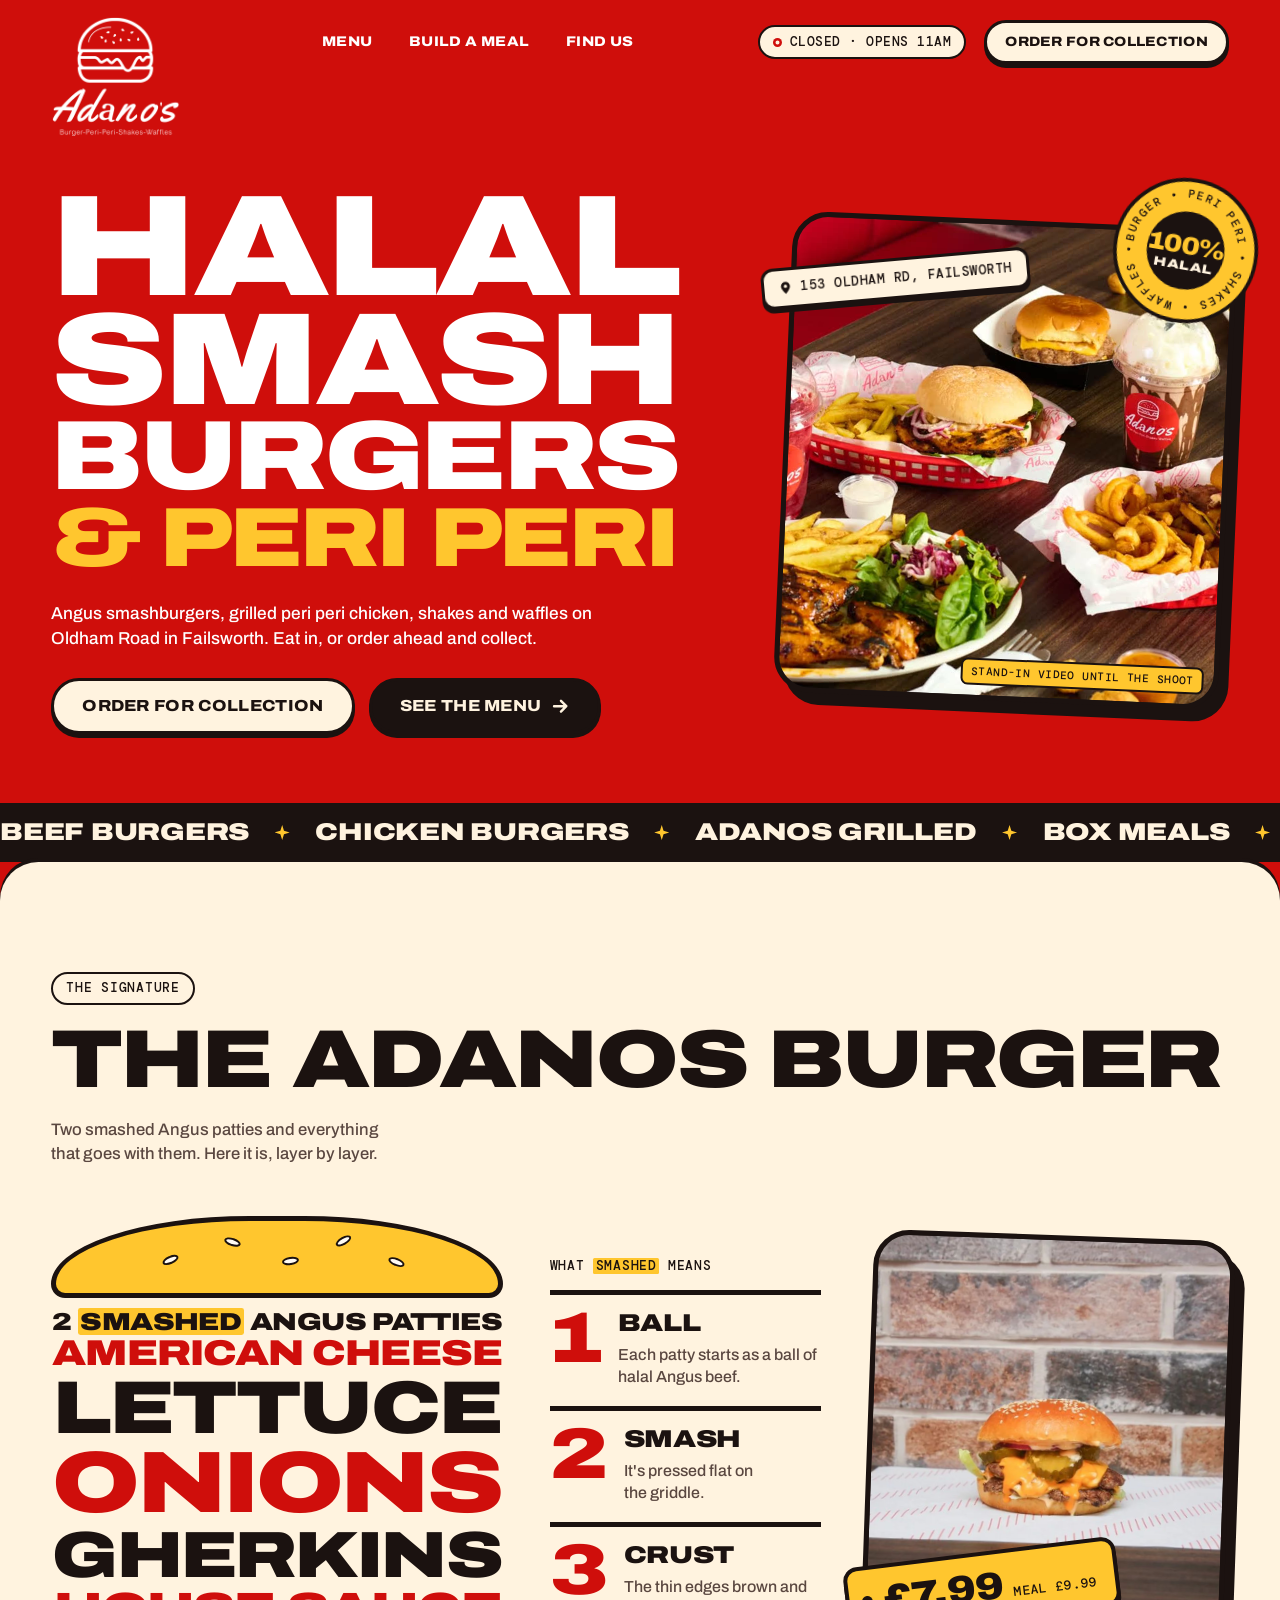
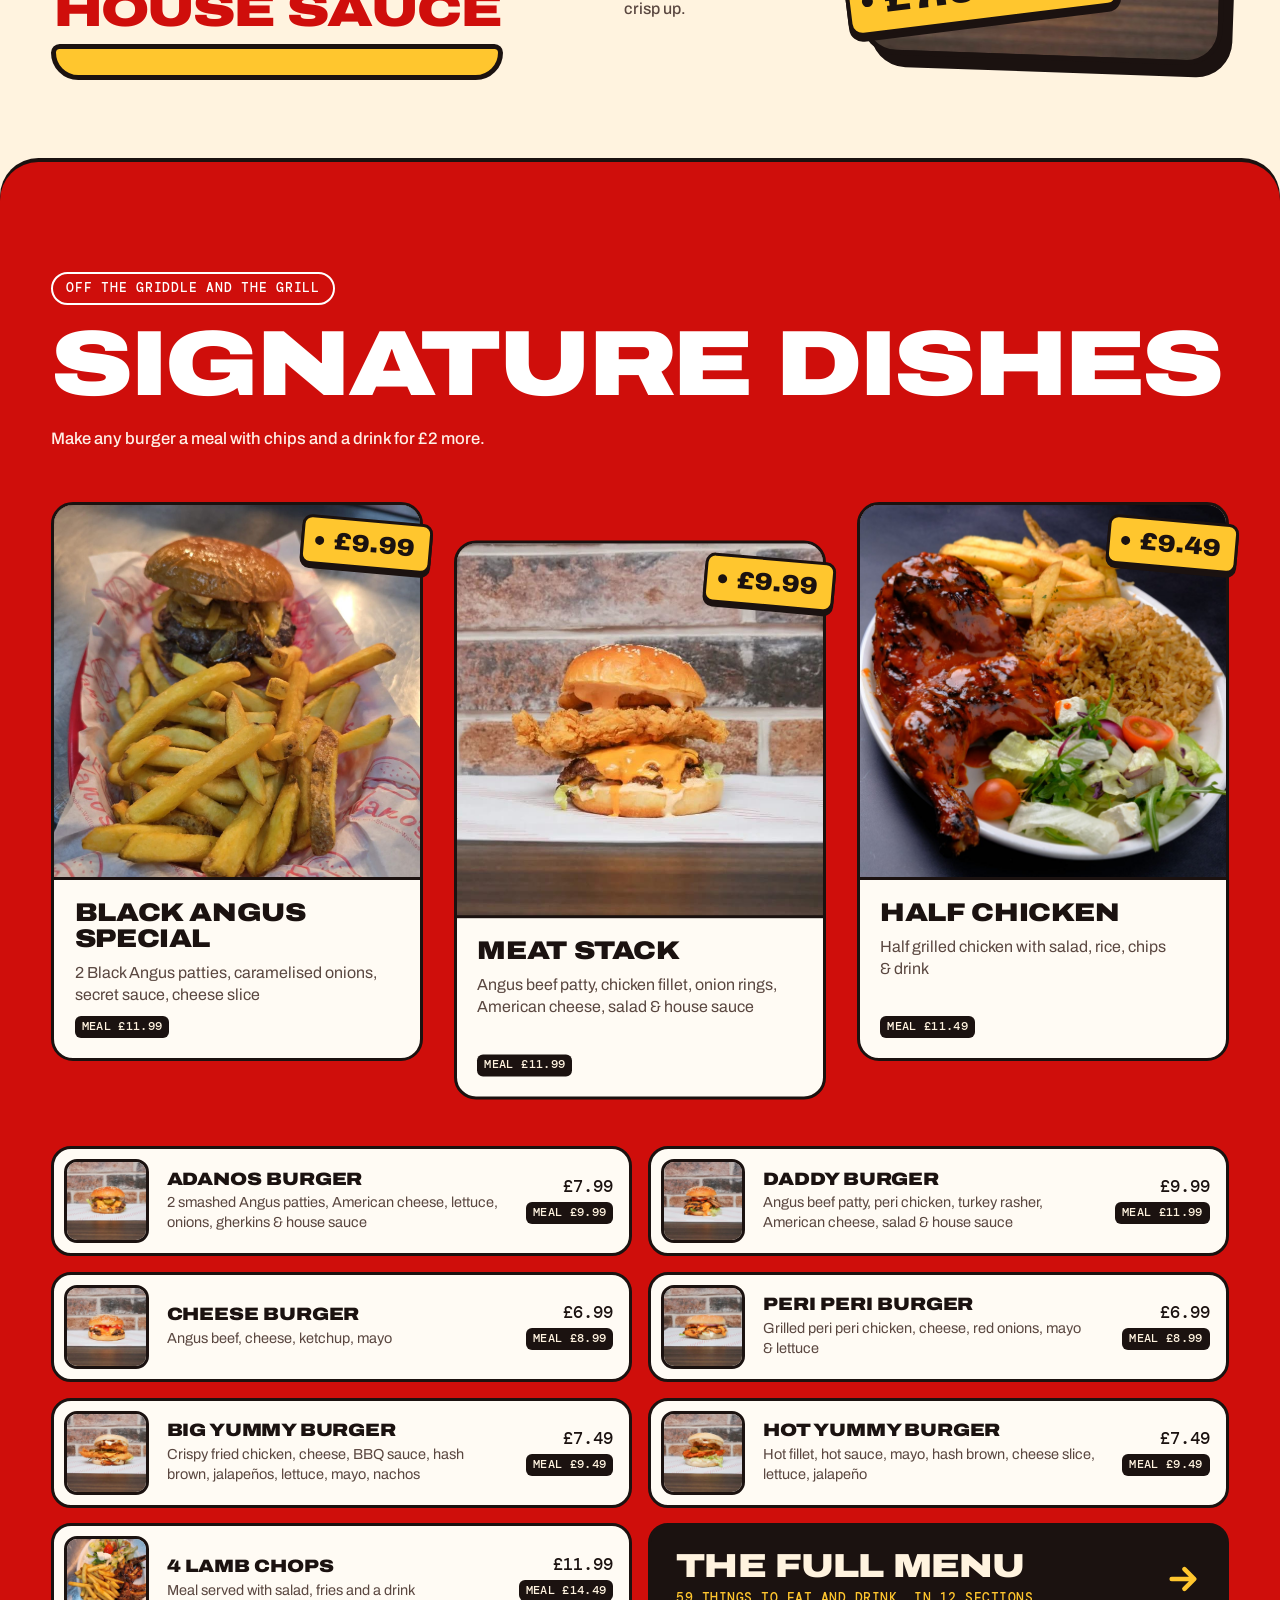
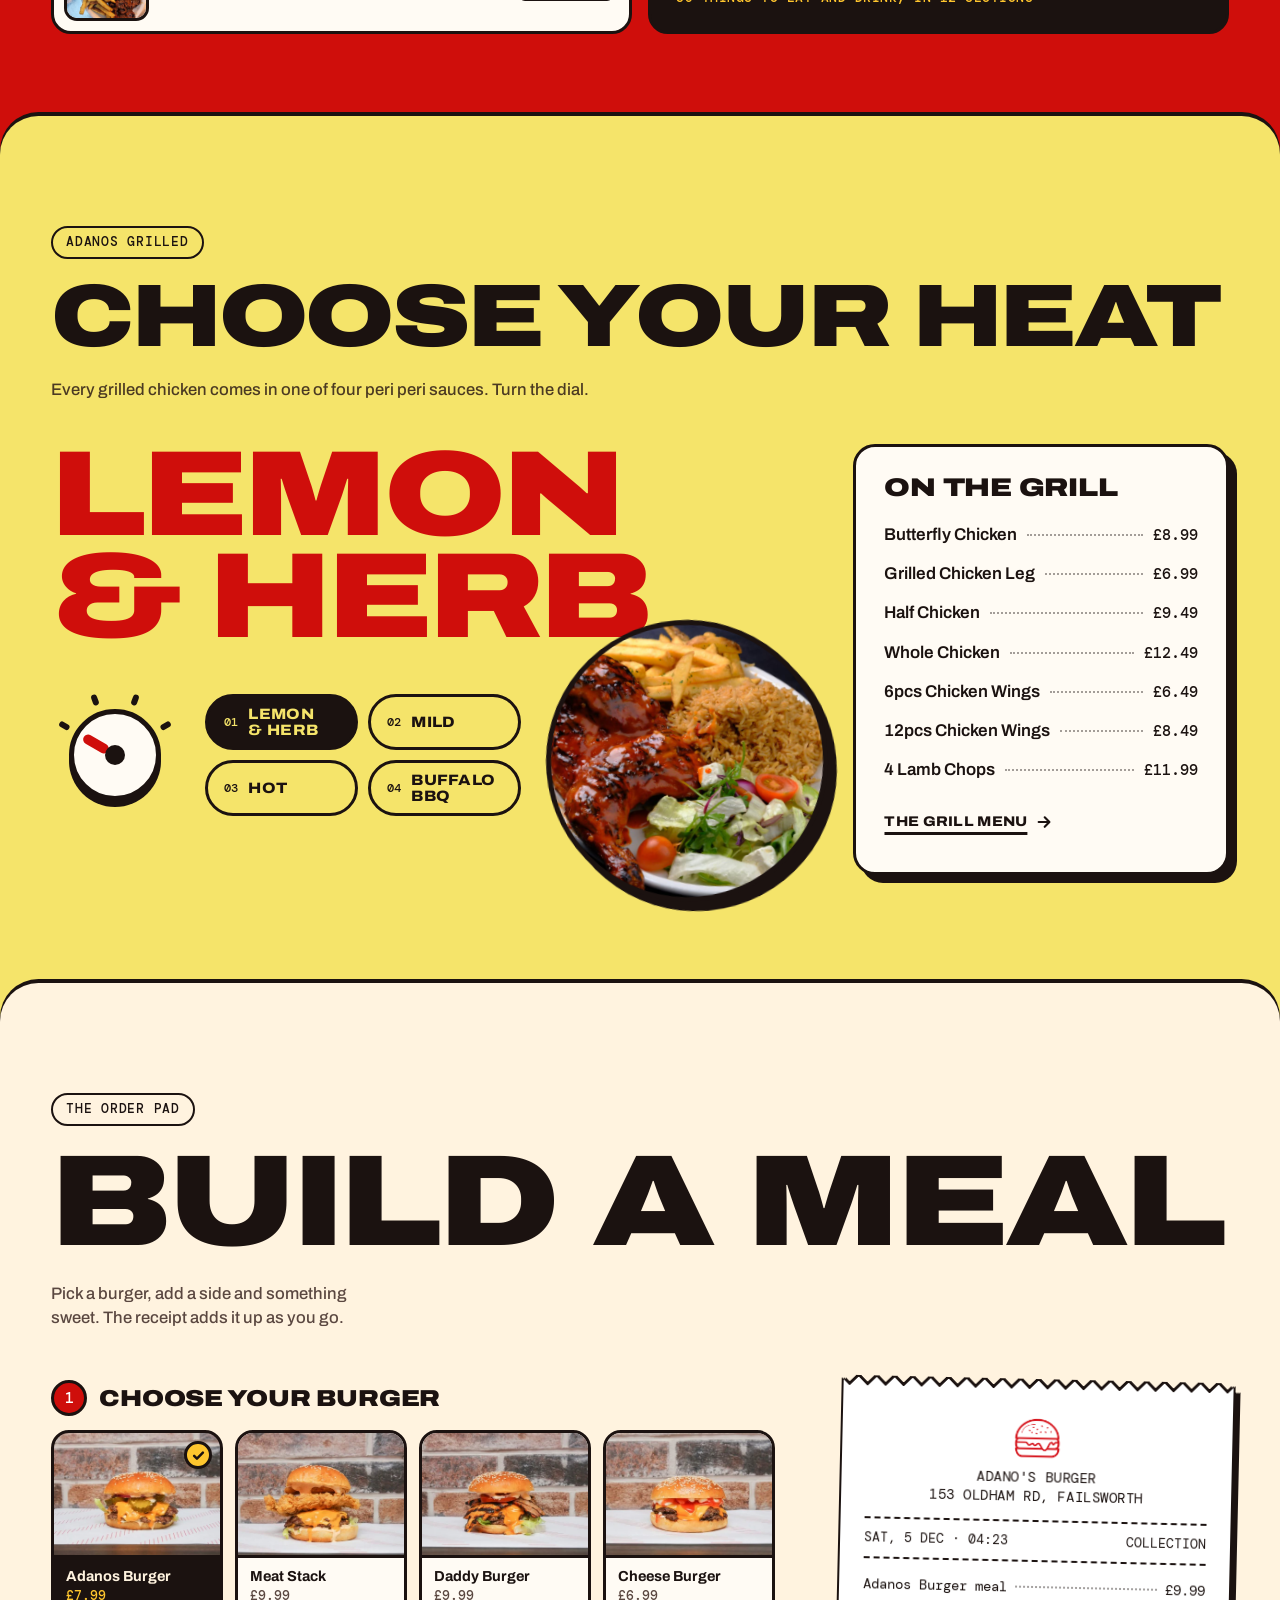
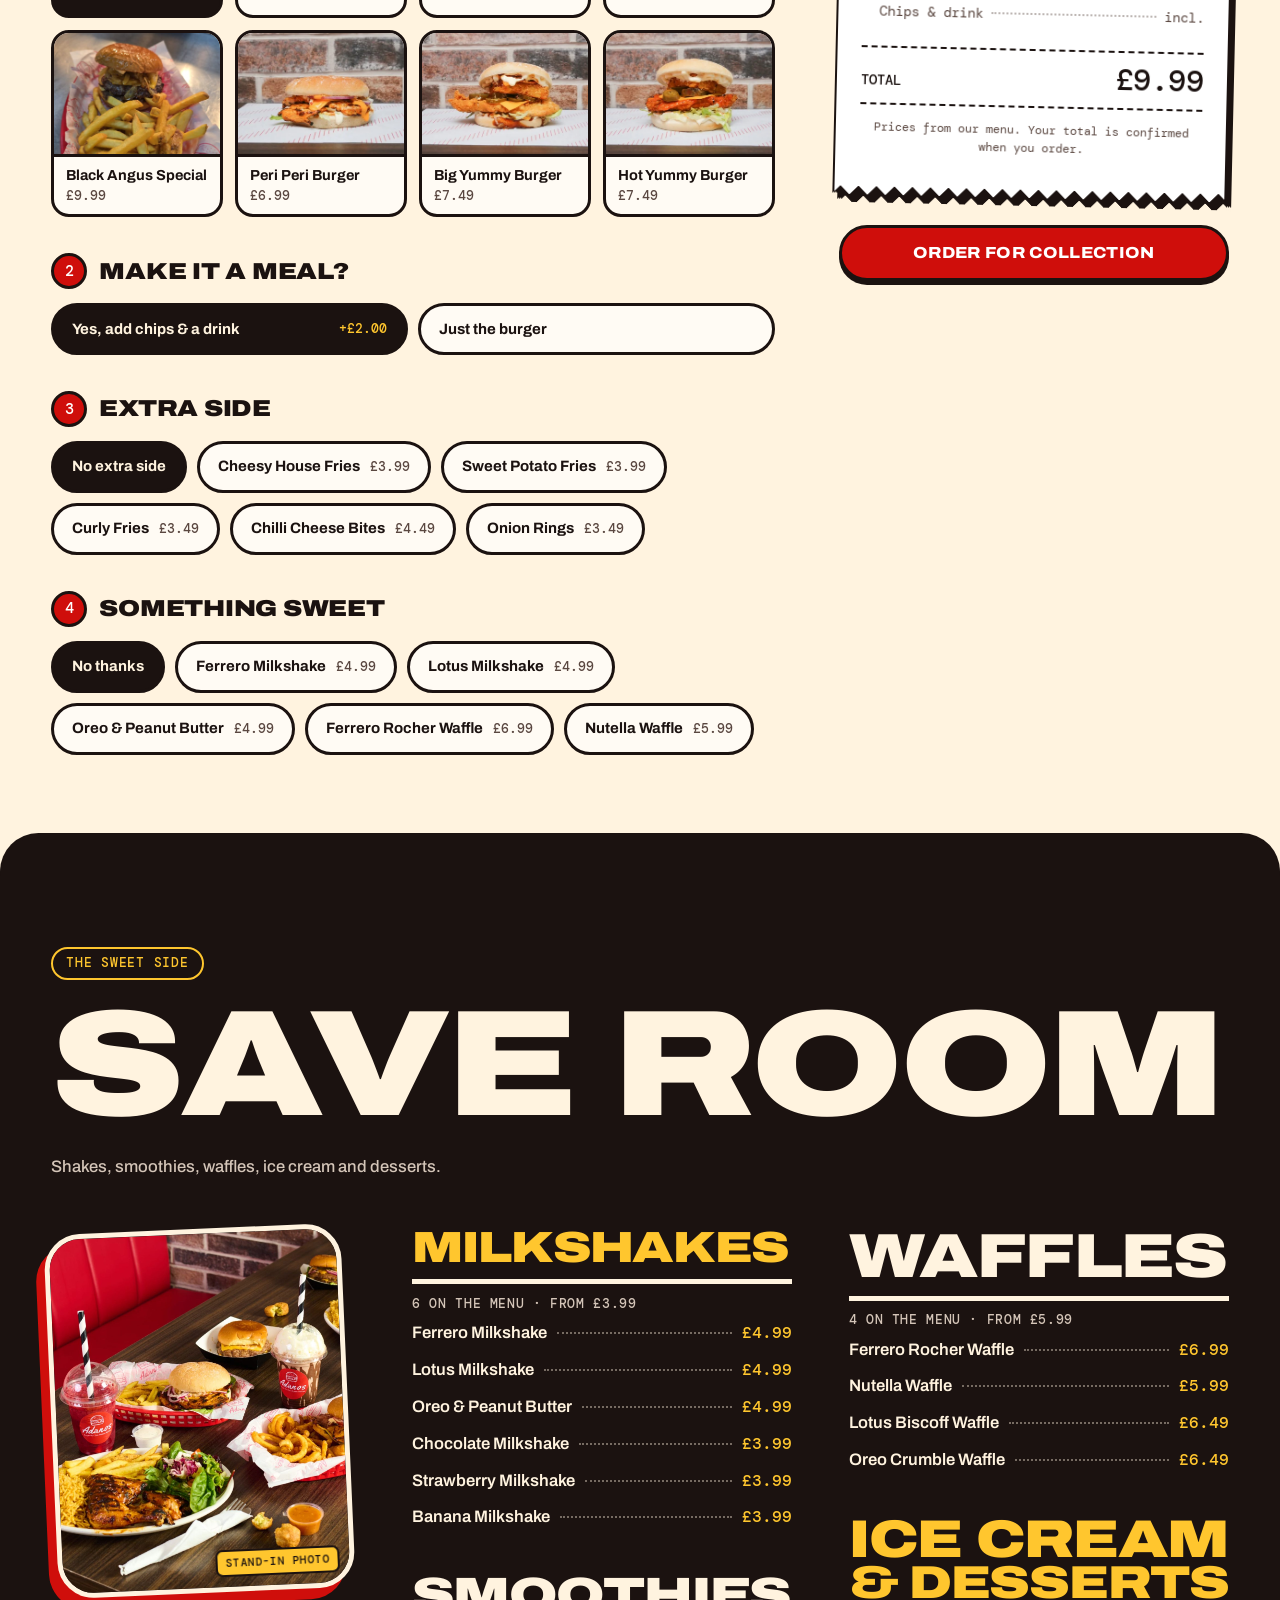
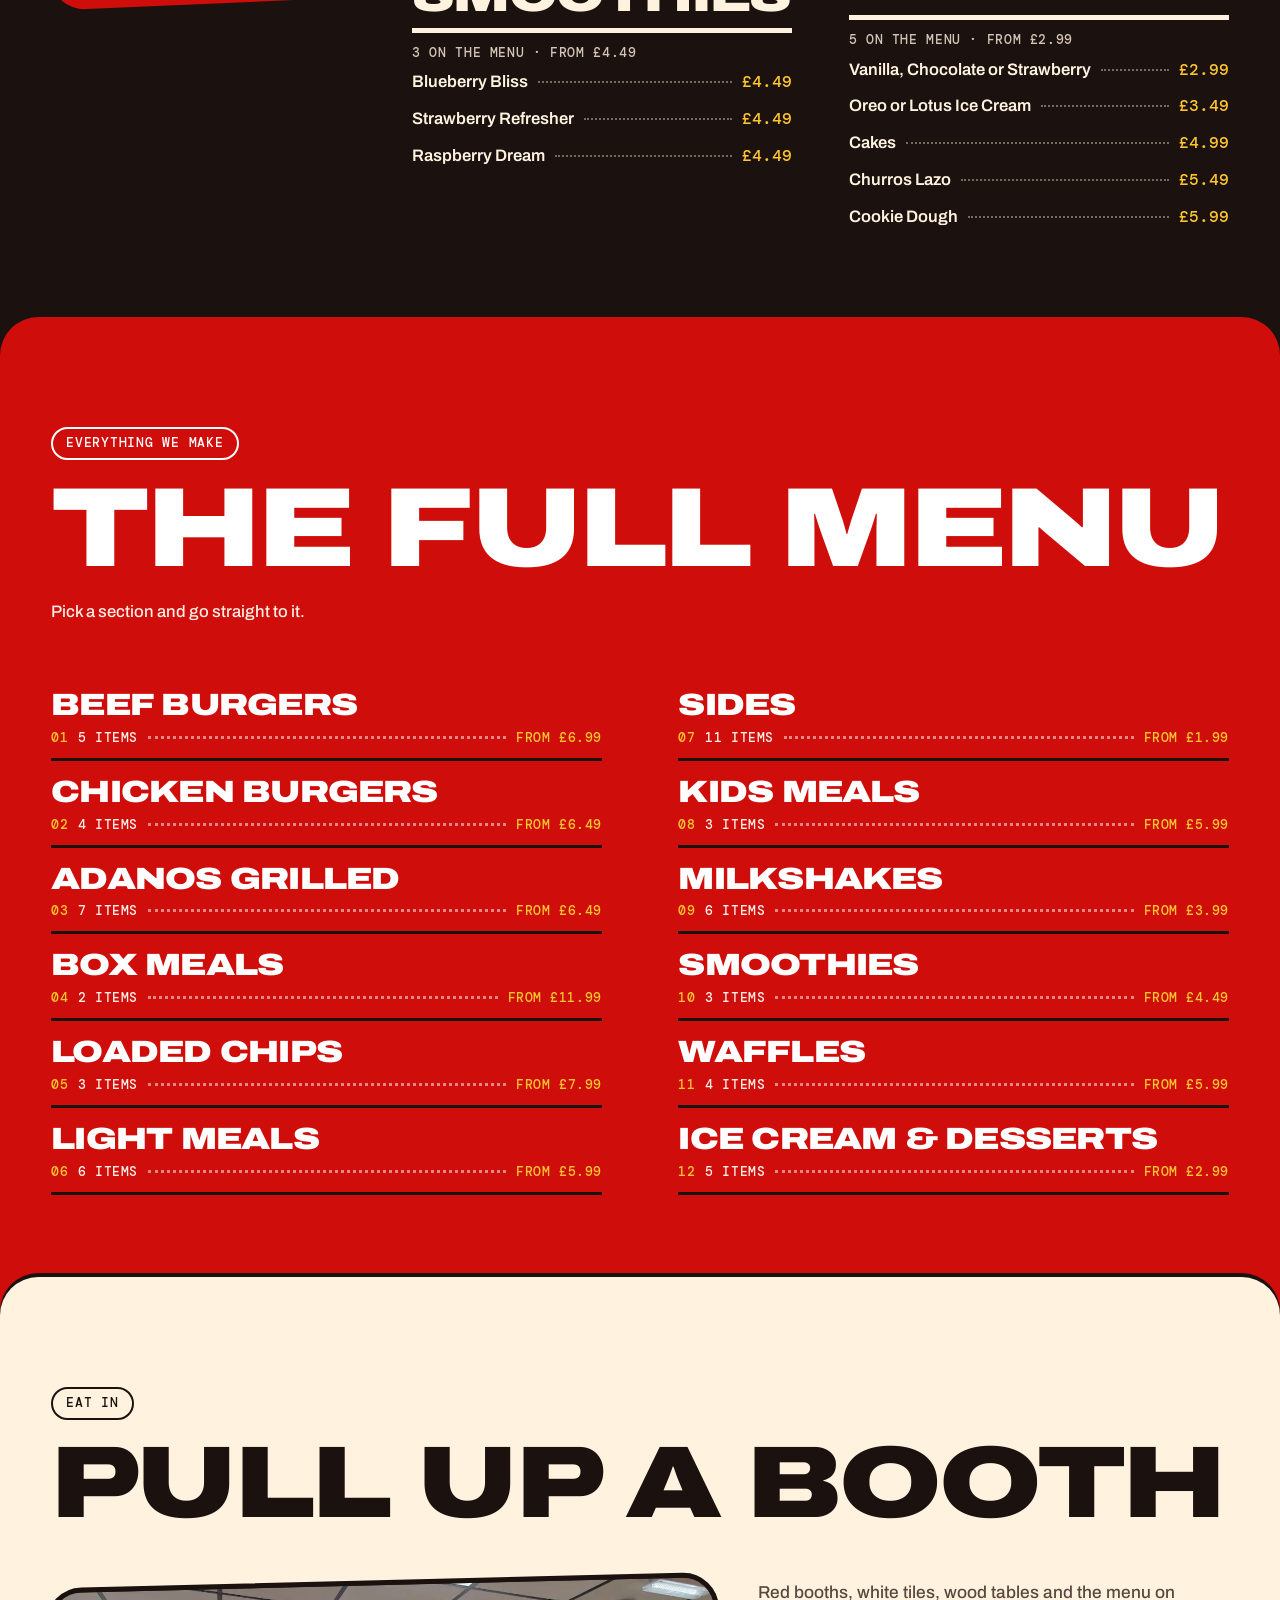
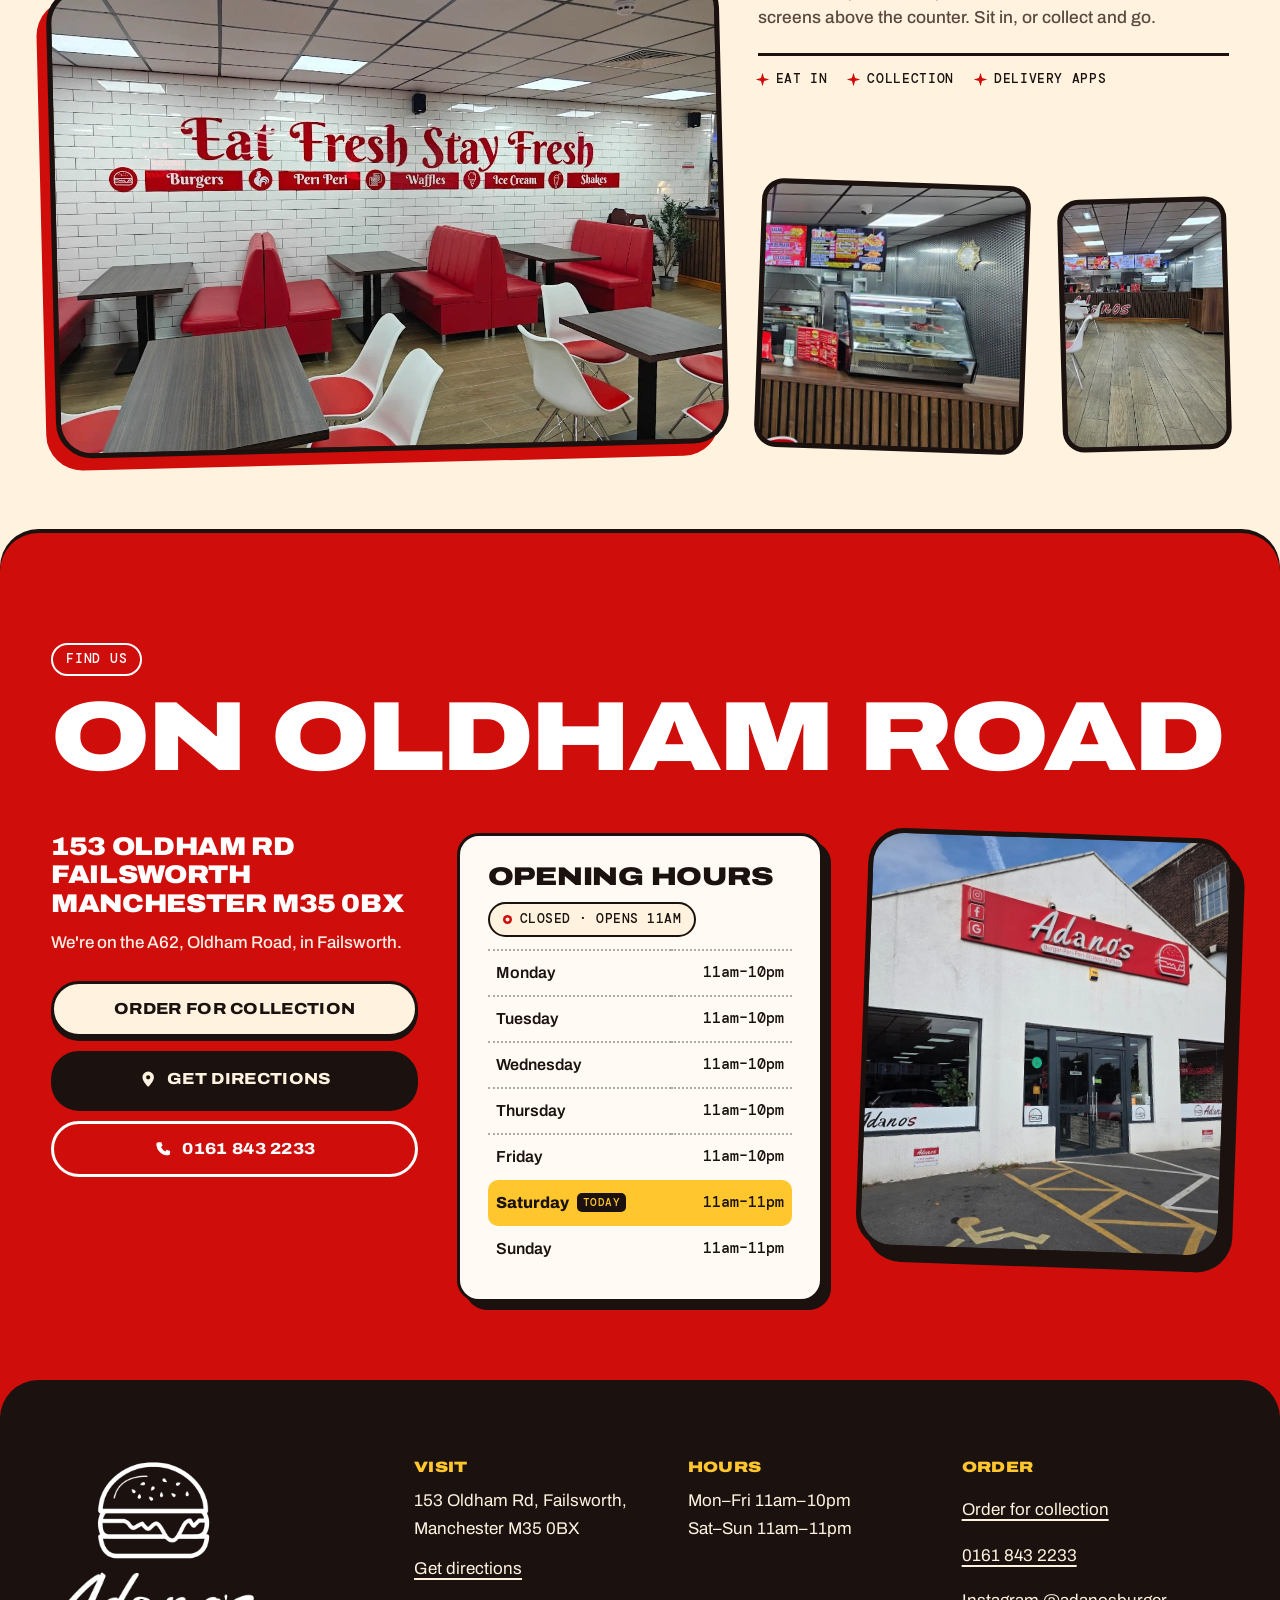
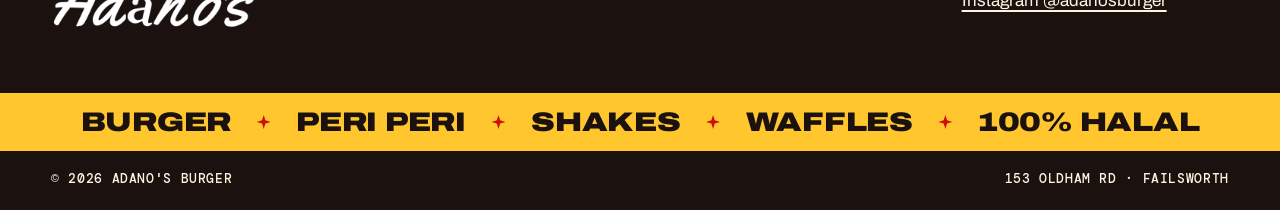
<file: red-top/index.html>
<!doctype html>
<html lang="en-GB">
<head>
<meta charset="utf-8">
<meta name="robots" content="noindex, nofollow">
<meta name="viewport" content="width=device-width, initial-scale=1, viewport-fit=cover">
<title>Adano's Burger · Halal smashburgers & peri peri in Failsworth</title>
<meta name="description" content="Halal Angus smashburgers, grilled peri peri chicken, shakes and waffles on Oldham Road, Failsworth. Eat in, or order ahead and collect.">
<meta name="theme-color" content="#CF0E0B">
<meta property="og:type" content="website">
<meta property="og:title" content="Adano's Burger · Failsworth">
<meta property="og:description" content="Halal Angus smashburgers, peri peri chicken, shakes and waffles on Oldham Road.">
<meta property="og:image" content="assets/img/og-image.jpg">
<link rel="icon" href="assets/img/favicon-48.png" sizes="48x48">
<link rel="apple-touch-icon" href="assets/img/apple-touch-icon.png">
<link rel="preconnect" href="https://fonts.googleapis.com">
<link rel="preconnect" href="https://fonts.gstatic.com" crossorigin>
<link rel="stylesheet" href="https://fonts.googleapis.com/css2?family=Archivo:wdth,wght@62..125,400..900&family=DM+Mono:wght@400;500&display=swap">
<link rel="preload" as="image" href="assets/img/banner-poster.jpg" fetchpriority="high">
<link rel="stylesheet" href="assets/css/site.css">
<script>
  // Before first paint: note that scripts run, and whether the device is happy with movement.
  (function (d) {
    d.classList.add('js');
    if (!matchMedia('(prefers-reduced-motion: reduce)').matches) d.classList.add('motion-ok');
  })(document.documentElement);
</script>
</head>
<body class="home">
<a class="skip" href="#main">Skip to content</a>

<svg class="sprite" aria-hidden="true" focusable="false" width="0" height="0">
  <symbol id="i-arrow" viewBox="0 0 24 24"><path d="M4 12h15M13 5l7 7-7 7" fill="none" stroke="currentColor" stroke-width="3.2" stroke-linecap="round" stroke-linejoin="round"/></symbol>
  <symbol id="i-phone" viewBox="0 0 24 24"><path d="M6.6 3h3l1.6 4.6-2.1 1.5a12 12 0 0 0 5.8 5.8l1.5-2.1 4.6 1.6v3a2.6 2.6 0 0 1-2.6 2.6A15.4 15.4 0 0 1 3 5.6 2.6 2.6 0 0 1 5.6 3z" fill="currentColor"/></symbol>
  <symbol id="i-pin" viewBox="0 0 24 24"><path fill-rule="evenodd" d="M12 2a7.5 7.5 0 0 0-7.5 7.5C4.5 15 12 22 12 22s7.5-7 7.5-12.5A7.5 7.5 0 0 0 12 2zm0 10.3a2.8 2.8 0 1 0 0-5.6 2.8 2.8 0 0 0 0 5.6z" fill="currentColor"/></symbol>
  <symbol id="i-pause" viewBox="0 0 24 24"><path d="M7 5h3.5v14H7zM13.5 5H17v14h-3.5z" fill="currentColor"/></symbol>
  <symbol id="i-play" viewBox="0 0 24 24"><path d="M8 4.5v15l12-7.5z" fill="currentColor"/></symbol>
</svg>

<header class="top" id="top">
  <div class="top-bar">
    <a class="brand" href="./" aria-label="Adano's Burger, home">
      <img class="brand-big" src="assets/img/logo-white-full.png" alt="" width="540" height="504">
      <span class="brand-small"><img src="assets/img/logo-red-icon.png" alt="" width="328" height="284"><img src="assets/img/logo-red-script.png" alt="" width="540" height="154"></span>
    </a>
    <nav class="nav" aria-label="Main"><a href="menu.html">Menu</a><a href="#meal">Build a meal</a><a href="#visit">Find us</a></nav>
    <span class="status" data-status><i></i><span>Open daily from 11am</span></span>
    <a class="btn btn-red btn-s top-order" data-order href="tel:+441618432233">Order for collection</a>
    <button class="menu-btn" type="button" aria-expanded="false" aria-controls="sheet"><span data-menu-label>Menu</span><i aria-hidden="true"></i></button>
  </div>
  <div class="sheet" id="sheet" hidden>
    <nav aria-label="Pages"><a href="menu.html">Menu</a><a href="#meal">Build a meal</a><a href="#visit">Find us</a></nav>
    <div class="sheet-foot">
      <a class="btn btn-cream btn-l" data-order href="tel:+441618432233">Order for collection</a>
      <a class="btn btn-line btn-l" data-tel href="tel:+441618432233"><svg class="ic"><use href="#i-phone"/></svg><span data-phone>0161 843 2233</span></a>
    </div>
  </div>
</header>

<main id="main">

  <!-- Hero: poster headline with the film in a frame -->
  <section class="pg hero" data-tone="red" aria-labelledby="hero-title">
    <div class="wrap hero-grid">
      <div class="hero-copy">
        <h1 class="poster d" id="hero-title"><span class="pl pl-1">Halal</span> <span class="pl pl-2">smash</span><span class="pl pl-3">burgers</span> <span class="pl pl-4">&amp; peri peri</span></h1>
        <p class="lede">Angus smashburgers, grilled peri peri chicken, shakes and waffles on Oldham Road in Failsworth. Eat in, or order ahead and collect.</p>
        <div class="ctas" data-cta>
          <a class="btn btn-cream btn-l" data-order href="tel:+441618432233">Order for collection</a>
          <a class="btn btn-ink btn-l" href="menu.html">See the menu <svg class="ic"><use href="#i-arrow"/></svg></a>
        </div>
      </div>
      <div class="hero-film">
        <div class="frame film">
          <img src="assets/img/banner-poster.jpg" alt="Burgers, peri peri chicken, chips and shakes on a table at Adano's" width="1280" height="720" fetchpriority="high">
          <!-- New footage gets a new filename: images and video are cached for a year. -->
          <video muted loop playsinline preload="none" poster="assets/img/banner-poster.jpg" aria-hidden="true" tabindex="-1"
                 data-src="assets/video/banner-standin-2.mp4" data-src-small="assets/video/banner-standin-2.mp4"></video>
          <button class="film-toggle" type="button" hidden aria-label="Pause the video"><svg class="ic"><use href="#i-pause"/></svg></button>
          <span class="swap-note">Stand-in video<span class="more"> until the shoot</span></span>
        </div>
        <div class="badge" role="img" aria-label="100% halal">
          <svg viewBox="0 0 200 200" aria-hidden="true">
            <circle class="badge-disc" cx="100" cy="100" r="96"/>
            <g class="badge-ring">
              <path id="badge-path" d="M100 100m-72 0a72 72 0 1 1 144 0a72 72 0 1 1-144 0" fill="none"/>
              <text><textPath href="#badge-path" textLength="446" lengthAdjust="spacing">Burger • Peri Peri • Shakes • Waffles •</textPath></text>
            </g>
            <circle class="badge-core" cx="100" cy="100" r="53"/>
            <text class="badge-big" x="100" y="104" text-anchor="middle">100%</text>
            <text class="badge-small" x="100" y="126" text-anchor="middle">Halal</text>
          </svg>
        </div>
        <p class="sticker hero-where"><svg class="ic"><use href="#i-pin"/></svg>153 Oldham Rd, Failsworth</p>
      </div>
    </div>
    <!-- Ticker of menu categories. The list is filled from the menu data. -->
    <div class="ticker" id="ticker">
      <div class="ticker-track">
        <ul aria-label="Menu categories"><li><a href="menu.html">Burger</a></li><li><a href="menu.html">Peri Peri</a></li><li><a href="menu.html">Shakes</a></li><li><a href="menu.html">Waffles</a></li></ul>
      </div>
    </div>
  </section>

  <!-- The stack: the Adanos Burger in type, with how a smashburger is made as notes beside it -->
  <i class="anchor" id="smash"></i>
  <section class="pg stack" data-tone="cream" aria-labelledby="stack-title">
    <div class="wrap">
      <div class="sec-head" data-rv>
        <p class="tag">The signature</p>
        <h2 class="d h2" id="stack-title" style="--fit:6.96"><span style="--fit:11.7">The Adanos</span> <span style="--fit:18">Burger</span></h2>
        <p class="sec-side">Two smashed Angus patties and everything that goes with them. Here it is, layer by layer.</p>
      </div>
      <div class="stack-grid">
        <div class="burger" id="burger">
          <div class="bun bun-top" aria-hidden="true"><i></i><i></i><i></i><i></i><i></i></div>
          <ol class="layers d" id="layers" aria-label="What's in the Adanos Burger"></ol>
          <div class="bun bun-bot" aria-hidden="true"></div>
          <noscript><p class="nojs-note">The menu loads with JavaScript. Call 0161 843 2233 and we'll talk you through it.</p></noscript>
        </div>
        <aside class="notes" aria-labelledby="notes-title">
          <h3 class="notes-title" id="notes-title">What <mark>smashed</mark> means</h3>
          <ol>
            <li><b class="d" aria-hidden="true">1</b><div><h4 class="d">Ball</h4><p>Each patty starts as a ball of halal Angus beef.</p></div></li>
            <li><b class="d" aria-hidden="true">2</b><div><h4 class="d">Smash</h4><p>It's pressed flat on the griddle.</p></div></li>
            <li><b class="d" aria-hidden="true">3</b><div><h4 class="d">Crust</h4><p>The thin edges brown and crisp up.</p></div></li>
          </ol>
        </aside>
        <figure class="stack-photo">
          <div class="frame"><img src="assets/img/adanos-burger.jpg" alt="The Adanos Burger: two smashed patties with melted cheese and gherkins in a sesame bun" loading="lazy" width="1200" height="900"></div>
          <figcaption class="ptag ptag-xl" id="stack-price" hidden></figcaption>
        </figure>
      </div>
    </div>
  </section>

  <!-- Signature dishes: three large cards, then the rest as a compact list -->
  <i class="anchor" id="signatures"></i>
  <section class="pg sig" data-tone="red" aria-labelledby="sig-title">
    <div class="wrap">
      <div class="sec-head" data-rv>
        <p class="tag">Off the griddle and the grill</p>
        <h2 class="d h2" id="sig-title" style="--fit:7.87"><span style="--fit:13.15">Signature</span> <span style="--fit:20.65">dishes</span></h2>
        <p class="sec-side">Make any burger a meal with chips and a drink<span id="meal-up"></span>.</p>
      </div>
      <div class="leads" id="leads">
        <noscript><p class="nojs-note">The menu loads with JavaScript. Call 0161 843 2233 and we'll talk you through it.</p></noscript>
      </div>
      <div class="rest" id="rest"></div>
    </div>
  </section>

  <!-- The heat dial: four peri peri sauces -->
  <i class="anchor" id="grill"></i>
  <section class="pg heat" data-tone="heat" aria-labelledby="heat-title">
    <div class="heat-bg" aria-hidden="true"><i></i><i></i><i></i><i></i></div>
    <div class="wrap heat-grid">
      <div class="sec-head heat-head" data-rv>
        <p class="tag">Adanos Grilled</p>
        <h2 class="d h2" id="heat-title" style="--fit:7.53"><span style="--fit:17.9">Choose</span> <span style="--fit:13.25">your heat</span></h2>
        <p class="sec-side">Every grilled chicken comes in one of four peri peri sauces. Turn the dial.</p>
      </div>
      <div class="heat-word d" aria-hidden="true">
        <span class="hw-2">Lemon<br>&amp; Herb</span><span class="hw-1">Mild</span><span class="hw-1">Hot</span><span class="hw-2">Buffalo<br>BBQ</span>
      </div>
      <fieldset class="dial">
        <legend class="vh">Peri peri sauce</legend>
        <span class="knob" aria-hidden="true"><b></b><b></b><b></b><b></b><i></i></span>
        <div class="dial-opts">
          <label class="dial-opt"><input type="radio" name="heat" value="0" checked><span><small>01</small>Lemon &amp;&nbsp;Herb</span></label>
          <label class="dial-opt"><input type="radio" name="heat" value="1"><span><small>02</small>Mild</span></label>
          <label class="dial-opt"><input type="radio" name="heat" value="2"><span><small>03</small>Hot</span></label>
          <label class="dial-opt"><input type="radio" name="heat" value="3"><span><small>04</small>Buffalo BBQ</span></label>
        </div>
      </fieldset>
      <figure class="heat-plate"><img src="assets/img/sq-half-chicken.jpg" alt="Half a grilled peri peri chicken with rice, chips and salad" loading="lazy" width="720" height="720"></figure>
      <div class="board grill">
        <h3 class="d h3">On the grill</h3>
        <ul class="plist" id="grill-list"></ul>
        <noscript><p class="nojs-note">Prices load with JavaScript. Call 0161 843 2233.</p></noscript>
        <a class="link" href="menu.html#adanos-grilled">The grill menu <svg class="ic"><use href="#i-arrow"/></svg></a>
      </div>
    </div>
  </section>

  <!-- Meal builder: an order pad and its receipt -->
  <i class="anchor" id="meal"></i>
  <section class="pg build" data-tone="cream" aria-labelledby="meal-title">
    <div class="wrap">
      <div class="sec-head" data-rv>
        <p class="tag">The order pad</p>
        <h2 class="d h2" id="meal-title" style="--fit:11"><span style="--fit:25.4">Build</span> <span style="--fit:20.4">a meal</span></h2>
        <p class="sec-side">Pick a burger, add a side and something sweet. The receipt adds it up as you go.</p>
      </div>
      <div class="builder" id="builder">
        <div class="pad">
          <fieldset class="step"><legend><b>1</b>Choose your burger</legend><div class="opts-main" id="mains"></div></fieldset>
          <fieldset class="step"><legend><b>2</b>Make it a meal?</legend><div class="opts opts-two" id="meal-opt"></div></fieldset>
          <fieldset class="step"><legend><b>3</b>Extra side</legend><div class="opts" id="sides"></div></fieldset>
          <fieldset class="step"><legend><b>4</b>Something sweet</legend><div class="opts" id="sweets"></div></fieldset>
          <noscript><p class="nojs-note">The meal builder needs JavaScript. Call 0161 843 2233 and we'll take your order.</p></noscript>
        </div>
        <aside class="receipt-col" id="receipt" aria-label="Your order">
          <div class="receipt">
            <div class="rc-paper">
              <img class="rc-logo" src="assets/img/logo-red-icon.png" alt="" width="328" height="284" loading="lazy">
              <p class="rc-shop">Adano's Burger<br>153 Oldham Rd, Failsworth</p>
              <p class="rc-meta"><span id="rc-date">Your order</span><span>Collection</span></p>
              <ul class="rc-lines" id="lines"></ul>
              <p class="rc-total" aria-live="polite" aria-atomic="true"><span>Total</span><b id="total">£0.00</b></p>
              <p class="rc-fine">Prices from our menu. Your total is confirmed when you order.</p>
            </div>
          </div>
          <a class="btn btn-red btn-l btn-wide" data-order href="tel:+441618432233">Order for collection</a>
        </aside>
      </div>
    </div>
  </section>

  <!-- The sweet side -->
  <i class="anchor" id="sweet"></i>
  <section class="pg sweet" data-tone="ink" aria-labelledby="sweet-title">
    <div class="wrap">
      <div class="sec-head sweet-head" data-rv>
        <p class="tag">The sweet side</p>
        <h2 class="d h2" id="sweet-title" style="--fit:12.8"><span style="--fit:28.7">Save</span> <span style="--fit:24.6">room</span></h2>
        <p class="sec-side">Shakes, smoothies, waffles, ice cream and desserts.</p>
      </div>
      <div class="sweet-grid">
        <figure class="sweet-photo">
          <div class="frame"><img src="assets/img/spread-wide.jpg" alt="A milkshake and a smoothie in Adano's cups on a table with burgers and peri peri chicken" loading="lazy" width="1600" height="1280"><span class="swap-note">Stand-in photo</span></div>
        </figure>
        <div class="sweet-cols" id="sweet-cols">
          <noscript><p class="nojs-note">Prices load with JavaScript. Call 0161 843 2233.</p></noscript>
        </div>
      </div>
    </div>
  </section>

  <!-- The full menu, section by section -->
  <i class="anchor" id="menu"></i>
  <section class="pg cats" data-tone="red" aria-labelledby="cats-title">
    <div class="wrap">
      <div class="sec-head" data-rv>
        <p class="tag">Everything we make</p>
        <h2 class="d h2" id="cats-title" style="--fit:9.56"><span style="--fit:16">The full</span> <span style="--fit:25.25">menu</span></h2>
        <p class="sec-side">Pick a section and go straight to it.</p>
      </div>
      <ol class="index" id="cat-index"></ol>
      <noscript><p class="nojs-note">The menu loads with JavaScript. Call 0161 843 2233 and we'll talk you through it.</p></noscript>
    </div>
  </section>

  <!-- Inside the shop -->
  <i class="anchor" id="inside"></i>
  <section class="pg inside" data-tone="cream" aria-labelledby="inside-title">
    <div class="wrap">
      <div class="sec-head" data-rv>
        <p class="tag">Eat in</p>
        <h2 class="d h2" id="inside-title" style="--fit:8.65"><span style="--fit:18.4">Pull up</span> <span style="--fit:16.9">a booth</span></h2>
      </div>
      <div class="inside-grid">
        <figure class="room room-a"><div class="frame"><img src="assets/img/room-wall.jpg" alt="Red booths and white tiles under the Eat Fresh Stay Fresh wall" loading="lazy" width="1250" height="1020"></div></figure>
        <div class="inside-copy">
          <p class="lede">Red booths, white tiles, wood tables and the menu on screens above the counter. Sit in, or collect and go.</p>
          <ul class="ways" aria-label="Ways to order"><li>Eat in</li><li>Collection</li><li>Delivery apps</li></ul>
        </div>
        <figure class="room room-b"><div class="frame"><img src="assets/img/room-counter.jpg" alt="The counter, with the menu on screens above it" loading="lazy" width="720" height="540"></div></figure>
        <figure class="room room-c"><div class="frame"><img src="assets/img/room-floor.jpg" alt="The dining room, looking towards the counter" loading="lazy" width="760" height="570"></div></figure>
      </div>
    </div>
  </section>

  <!-- Visit -->
  <i class="anchor" id="visit"></i>
  <section class="pg visit" data-tone="red" aria-labelledby="visit-title">
    <div class="wrap">
      <div class="sec-head" data-rv>
        <p class="tag">Find us</p>
        <h2 class="d h2" id="visit-title" style="--fit:8.35"><span style="--fit:12.5">On Oldham</span> <span style="--fit:26.9">Road</span></h2>
      </div>
      <div class="visit-grid">
        <div class="visit-info">
          <p class="addr" data-address="lines">153 Oldham Rd, Failsworth, Manchester M35 0BX</p>
          <p class="visit-road">We're on the A62, Oldham Road, in Failsworth.</p>
          <div class="ctas">
            <a class="btn btn-cream btn-l" data-order href="tel:+441618432233">Order for collection</a>
            <a class="btn btn-ink btn-l" data-maps href="https://www.google.com/maps/search/?api=1&amp;query=153+Oldham+Rd+Failsworth+M35+0BX" target="_blank" rel="noopener"><svg class="ic"><use href="#i-pin"/></svg>Get directions</a>
            <a class="btn btn-line btn-l" data-tel href="tel:+441618432233"><svg class="ic"><use href="#i-phone"/></svg><span data-phone>0161 843 2233</span></a>
          </div>
        </div>
        <div class="board hours-board">
          <div class="hours-top"><h3 class="d h3">Opening hours</h3><span class="status" data-status><i></i><span>Open daily from 11am</span></span></div>
          <table class="hours" id="hours">
            <tbody>
              <tr><th scope="row">Monday to Friday</th><td>11am–10pm</td></tr>
              <tr><th scope="row">Saturday and Sunday</th><td>11am–11pm</td></tr>
            </tbody>
          </table>
        </div>
        <figure class="visit-photo"><div class="frame"><img src="assets/img/shopfront.jpg" alt="The Adano's shop front on Oldham Road, Failsworth" loading="lazy" width="1360" height="1020"></div></figure>
      </div>
    </div>
  </section>
</main>

<footer class="pg foot" data-tone="ink">
  <div class="wrap">
    <div class="foot-grid">
      <div class="foot-brand">
        <span class="foot-logo"><img src="assets/img/logo-white-icon.png" alt="" width="328" height="284" loading="lazy"><img src="assets/img/logo-white-script.png" alt="Adano's" width="540" height="154" loading="lazy"></span>
      </div>
      <div><h2 class="foot-h">Visit</h2><p data-address>153 Oldham Rd, Failsworth, Manchester M35 0BX</p><p><a data-maps href="https://www.google.com/maps/search/?api=1&amp;query=153+Oldham+Rd+Failsworth+M35+0BX" target="_blank" rel="noopener">Get directions</a></p></div>
      <div><h2 class="foot-h">Hours</h2><p>Mon–Fri 11am–10pm<br>Sat–Sun 11am–11pm</p></div>
      <div><h2 class="foot-h">Order</h2><p><a data-order href="tel:+441618432233">Order for collection</a><br><a data-tel href="tel:+441618432233" data-phone>0161 843 2233</a><br><a data-instagram href="https://www.instagram.com/adanosburger/" target="_blank" rel="noopener">Instagram @adanosburger</a></p></div>
    </div>
  </div>
  <ul class="foot-band" aria-label="Adano's: burger, peri peri, shakes, waffles"><li>Burger</li><li>Peri Peri</li><li>Shakes</li><li>Waffles</li><li>100% halal</li></ul>
  <div class="wrap foot-base"><span>© <span data-year>2026</span> Adano's Burger</span><span>153 Oldham Rd · Failsworth</span></div>
</footer>

<div class="mbar">
  <a class="mbar-total" id="mbar-total" href="#receipt" hidden><span>Your meal so far</span><b>£0.00</b></a>
  <div class="mbar-row">
    <a class="btn btn-red" data-order href="tel:+441618432233">Order for collection</a>
    <a class="btn btn-cream" data-tel href="tel:+441618432233"><svg class="ic"><use href="#i-phone"/></svg>Call</a>
  </div>
</div>
<div class="toast" id="toast" role="status" aria-live="polite"></div>

<script src="assets/js/menu.js"></script>
<script src="assets/js/site.js"></script>
<script src="assets/js/home.js"></script>
<script src="assets/js/motion.js"></script>
</body>
</html>
</file>
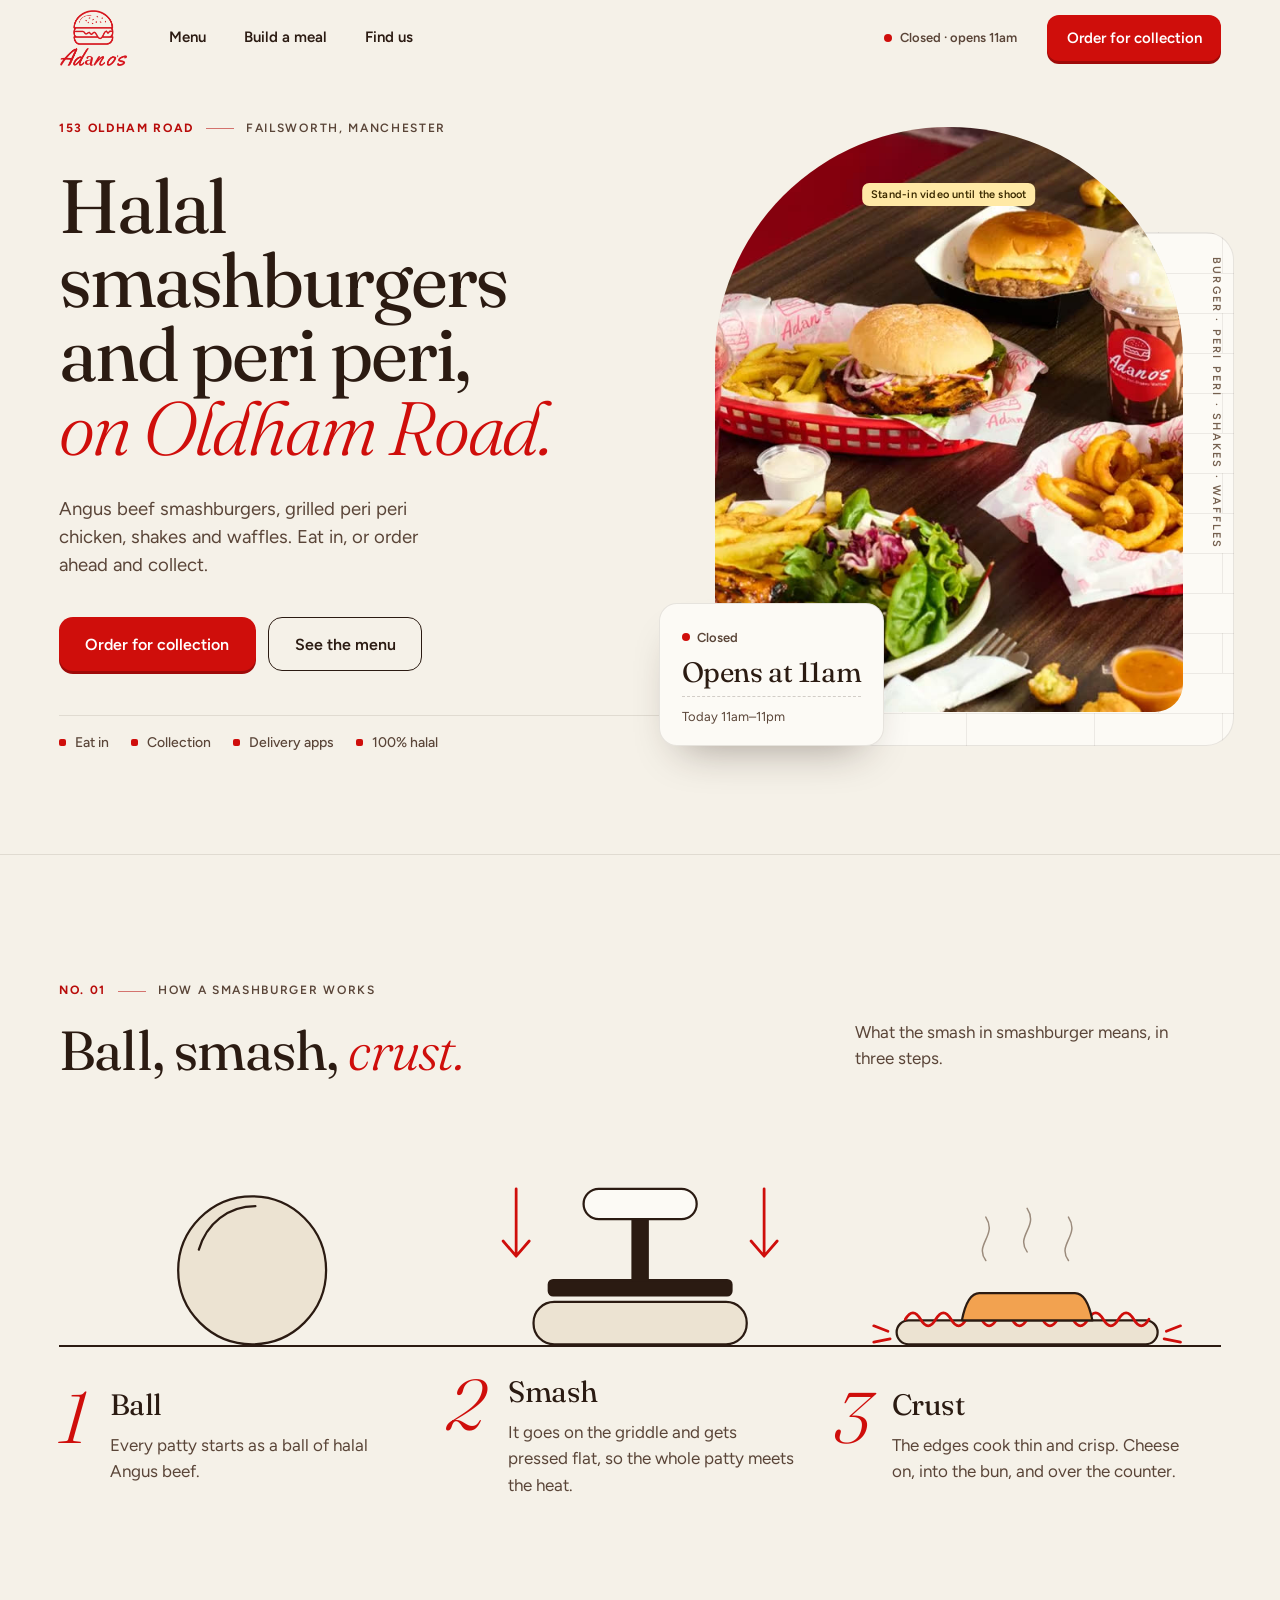
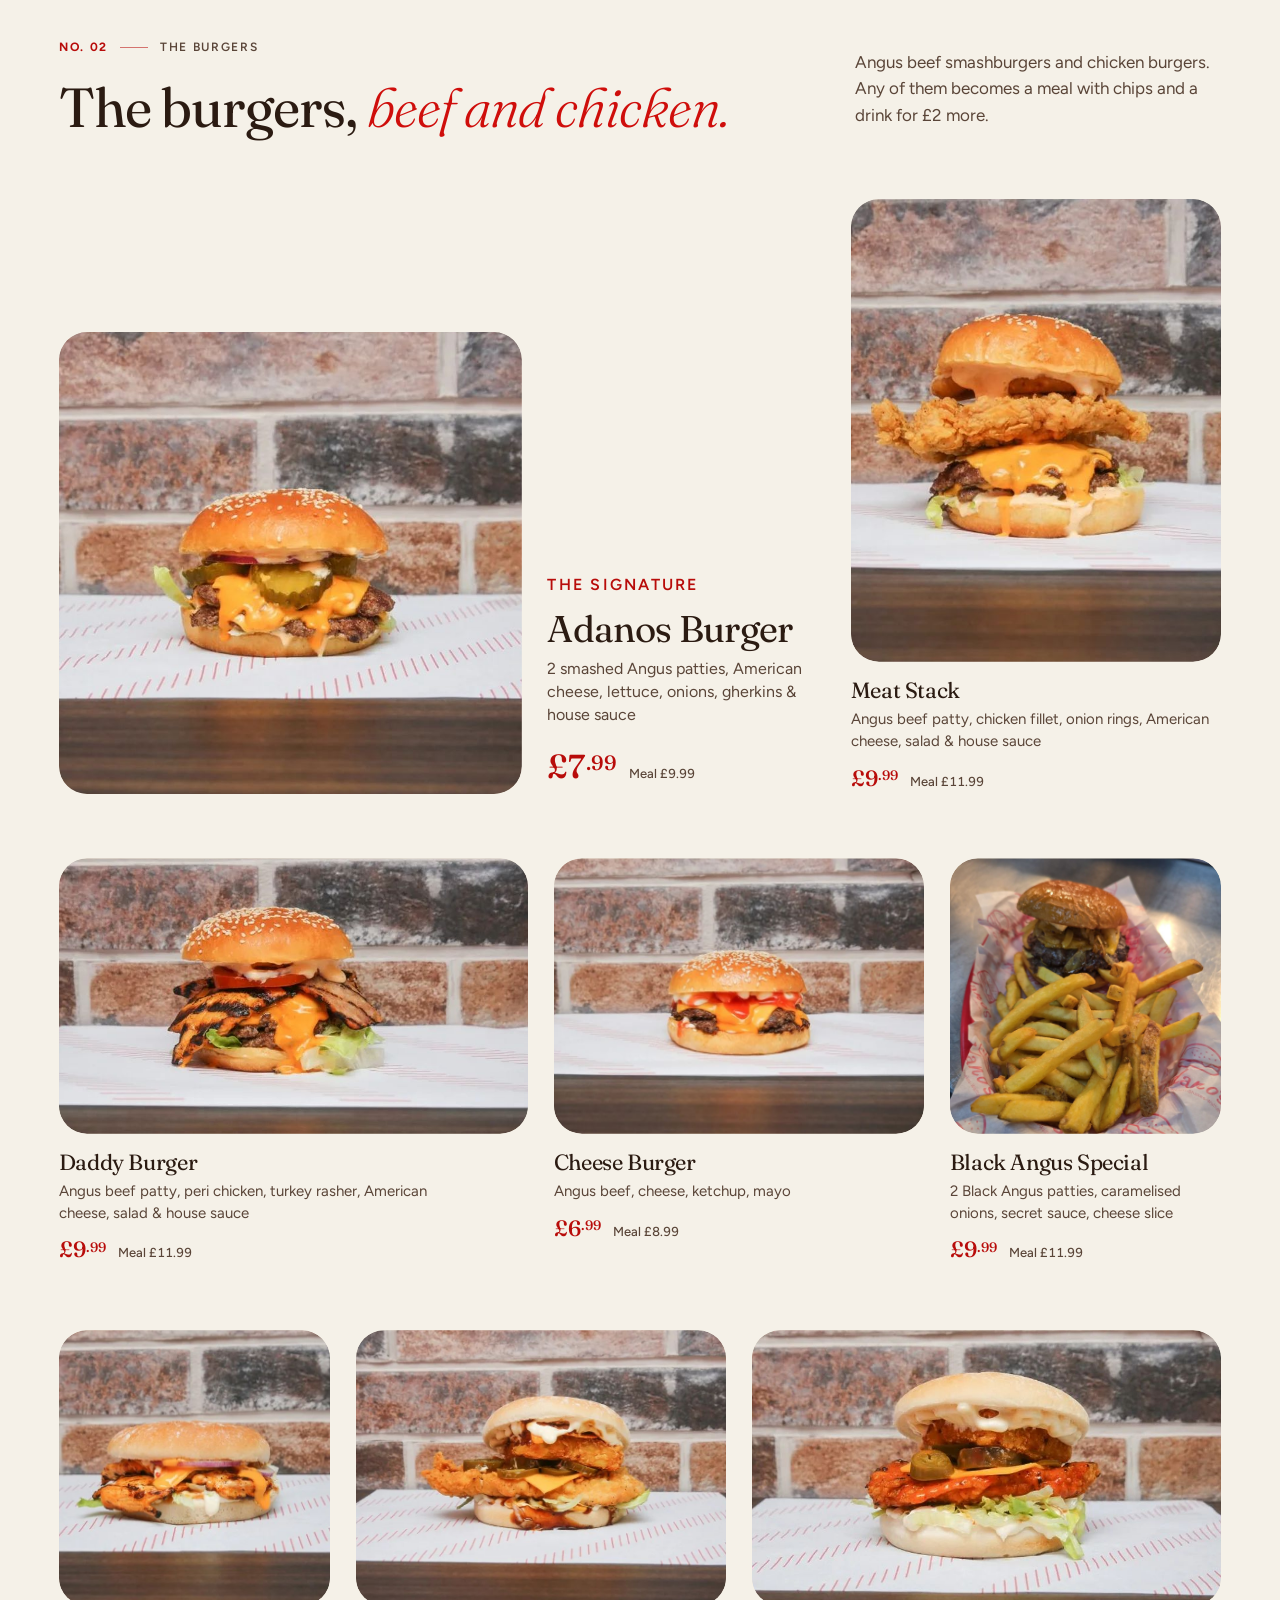
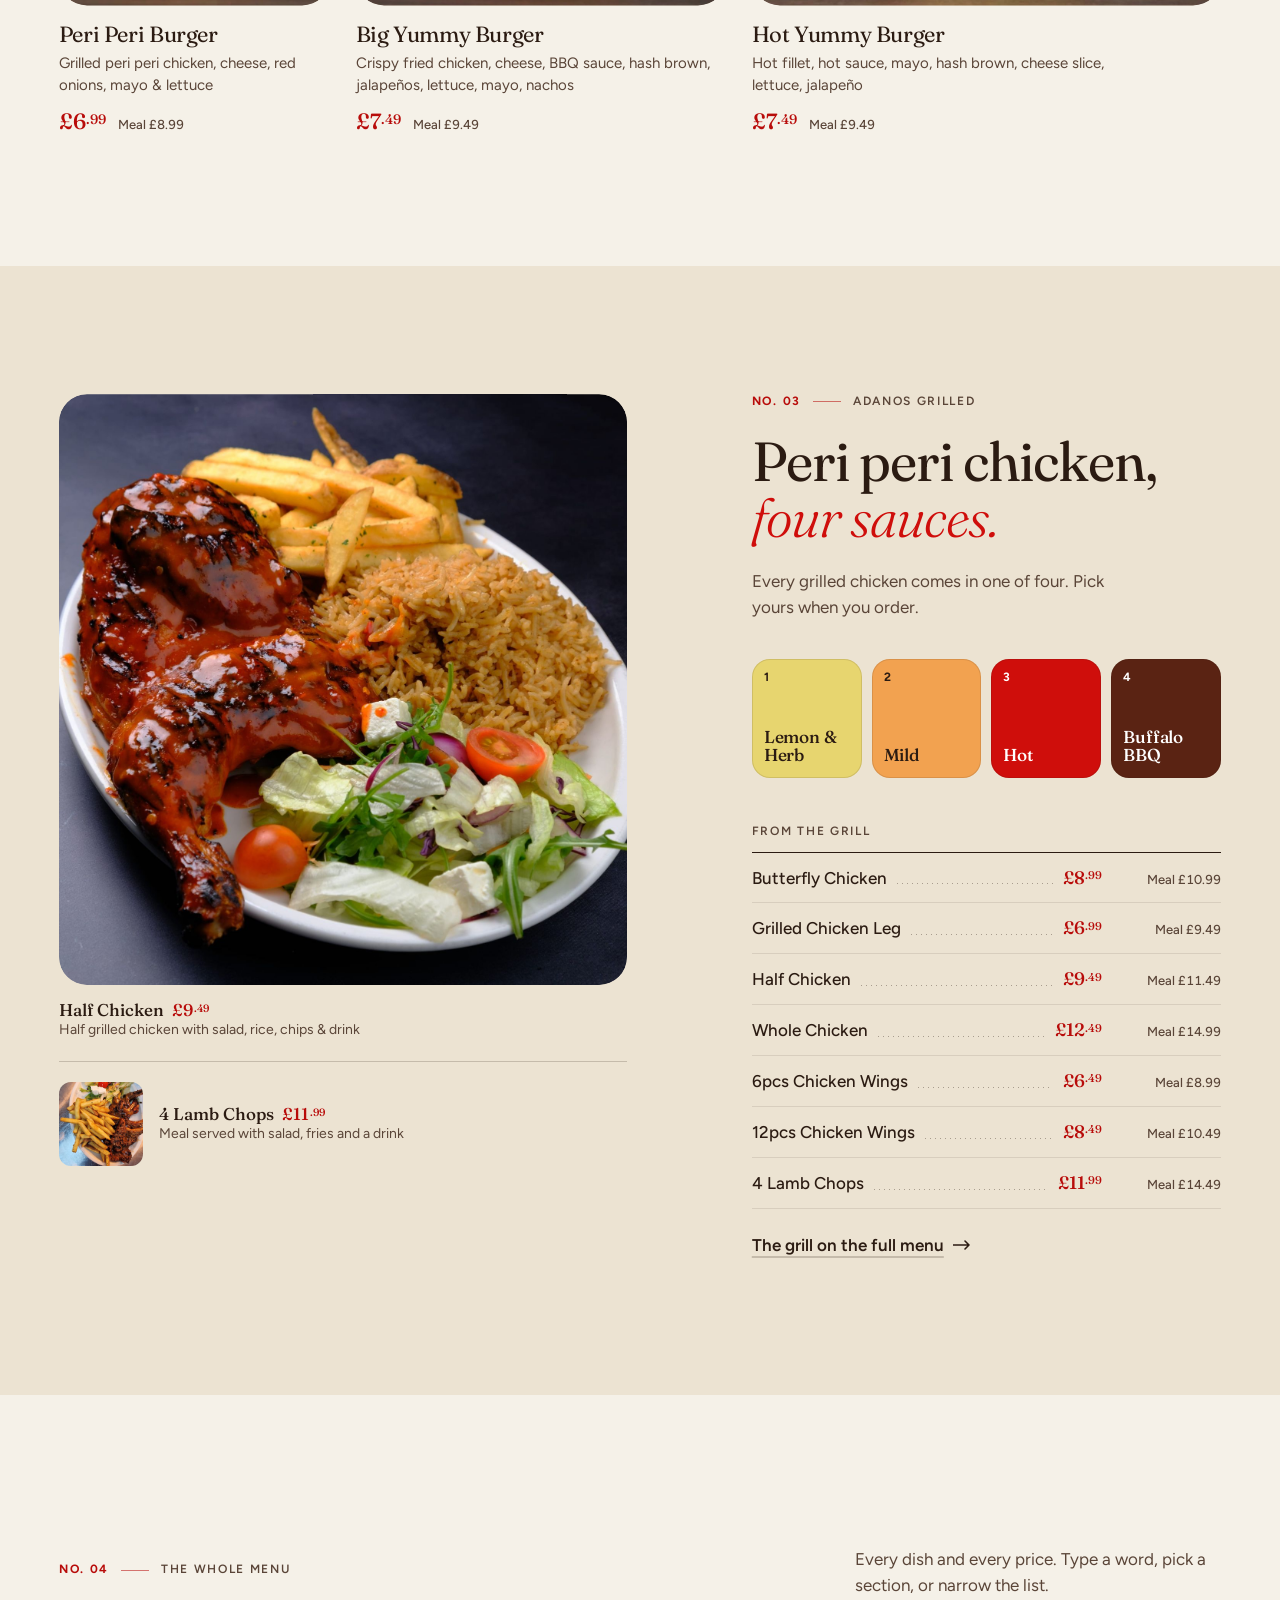
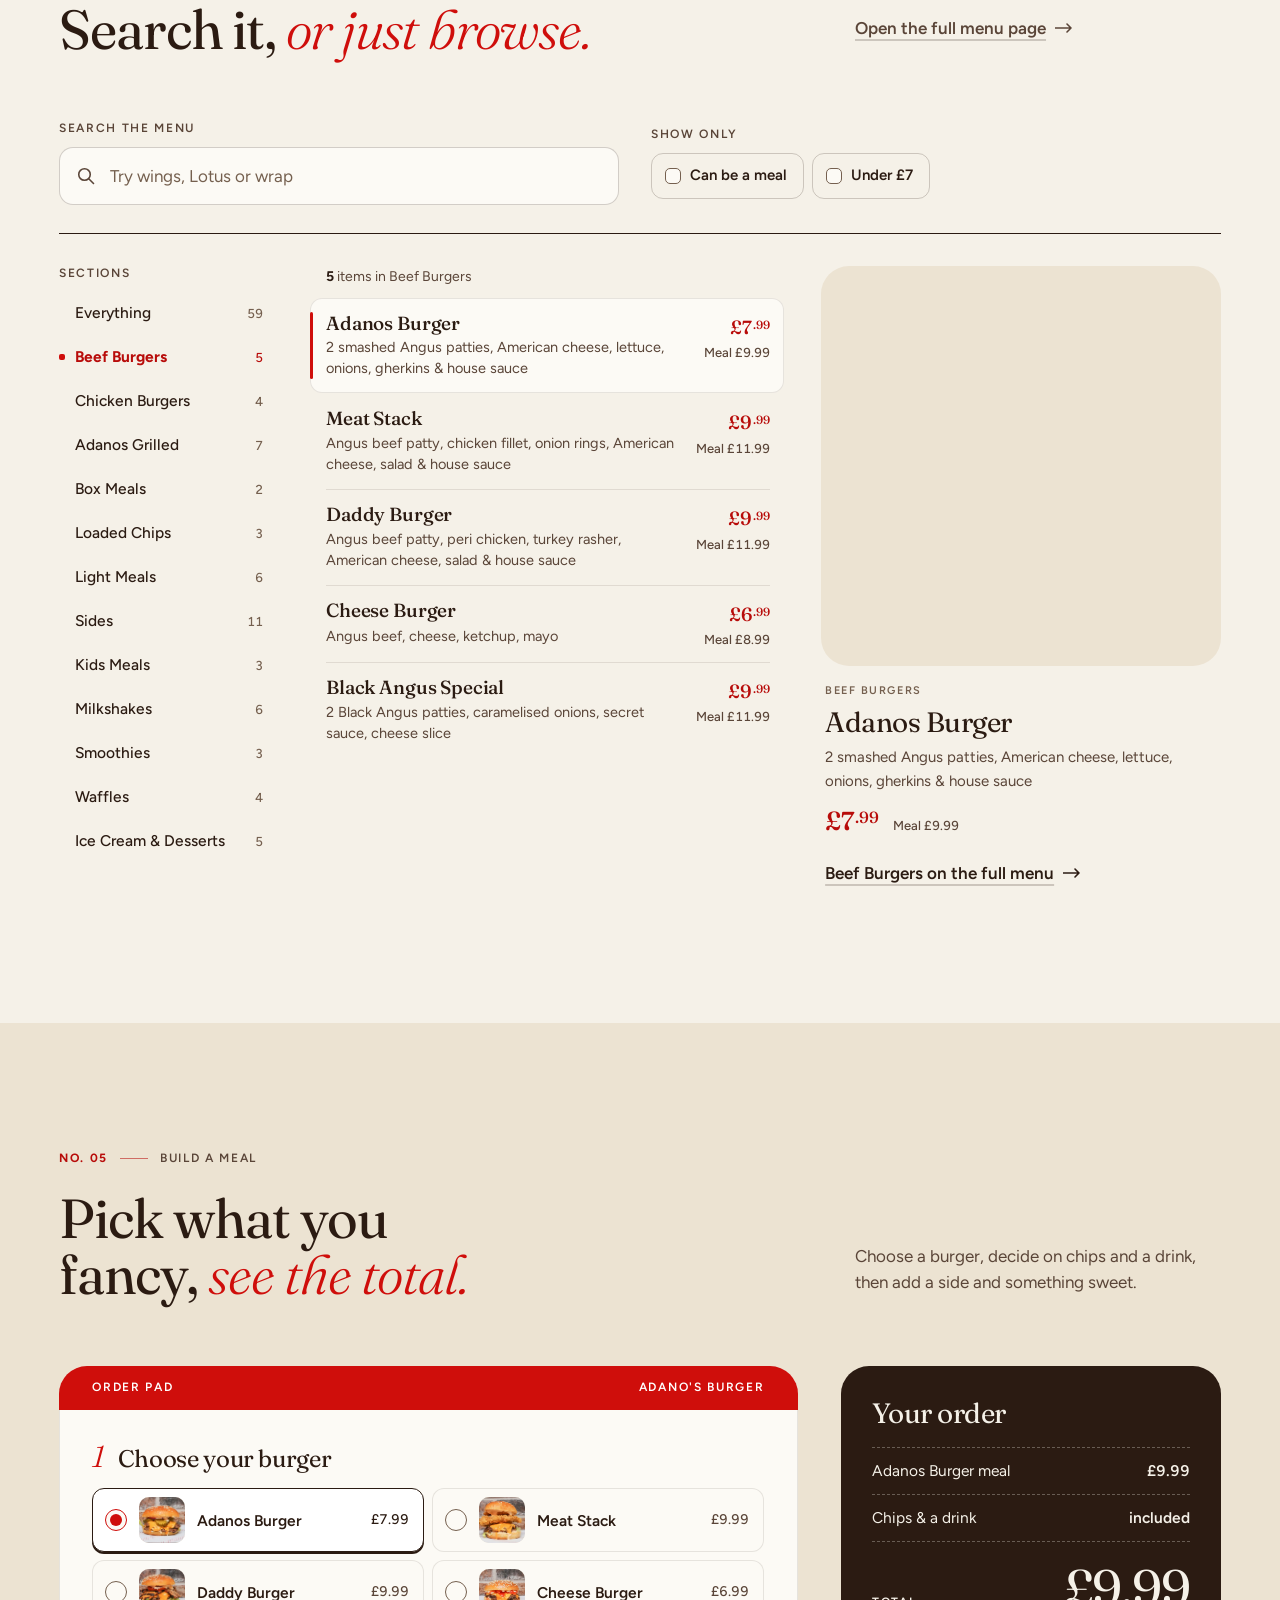
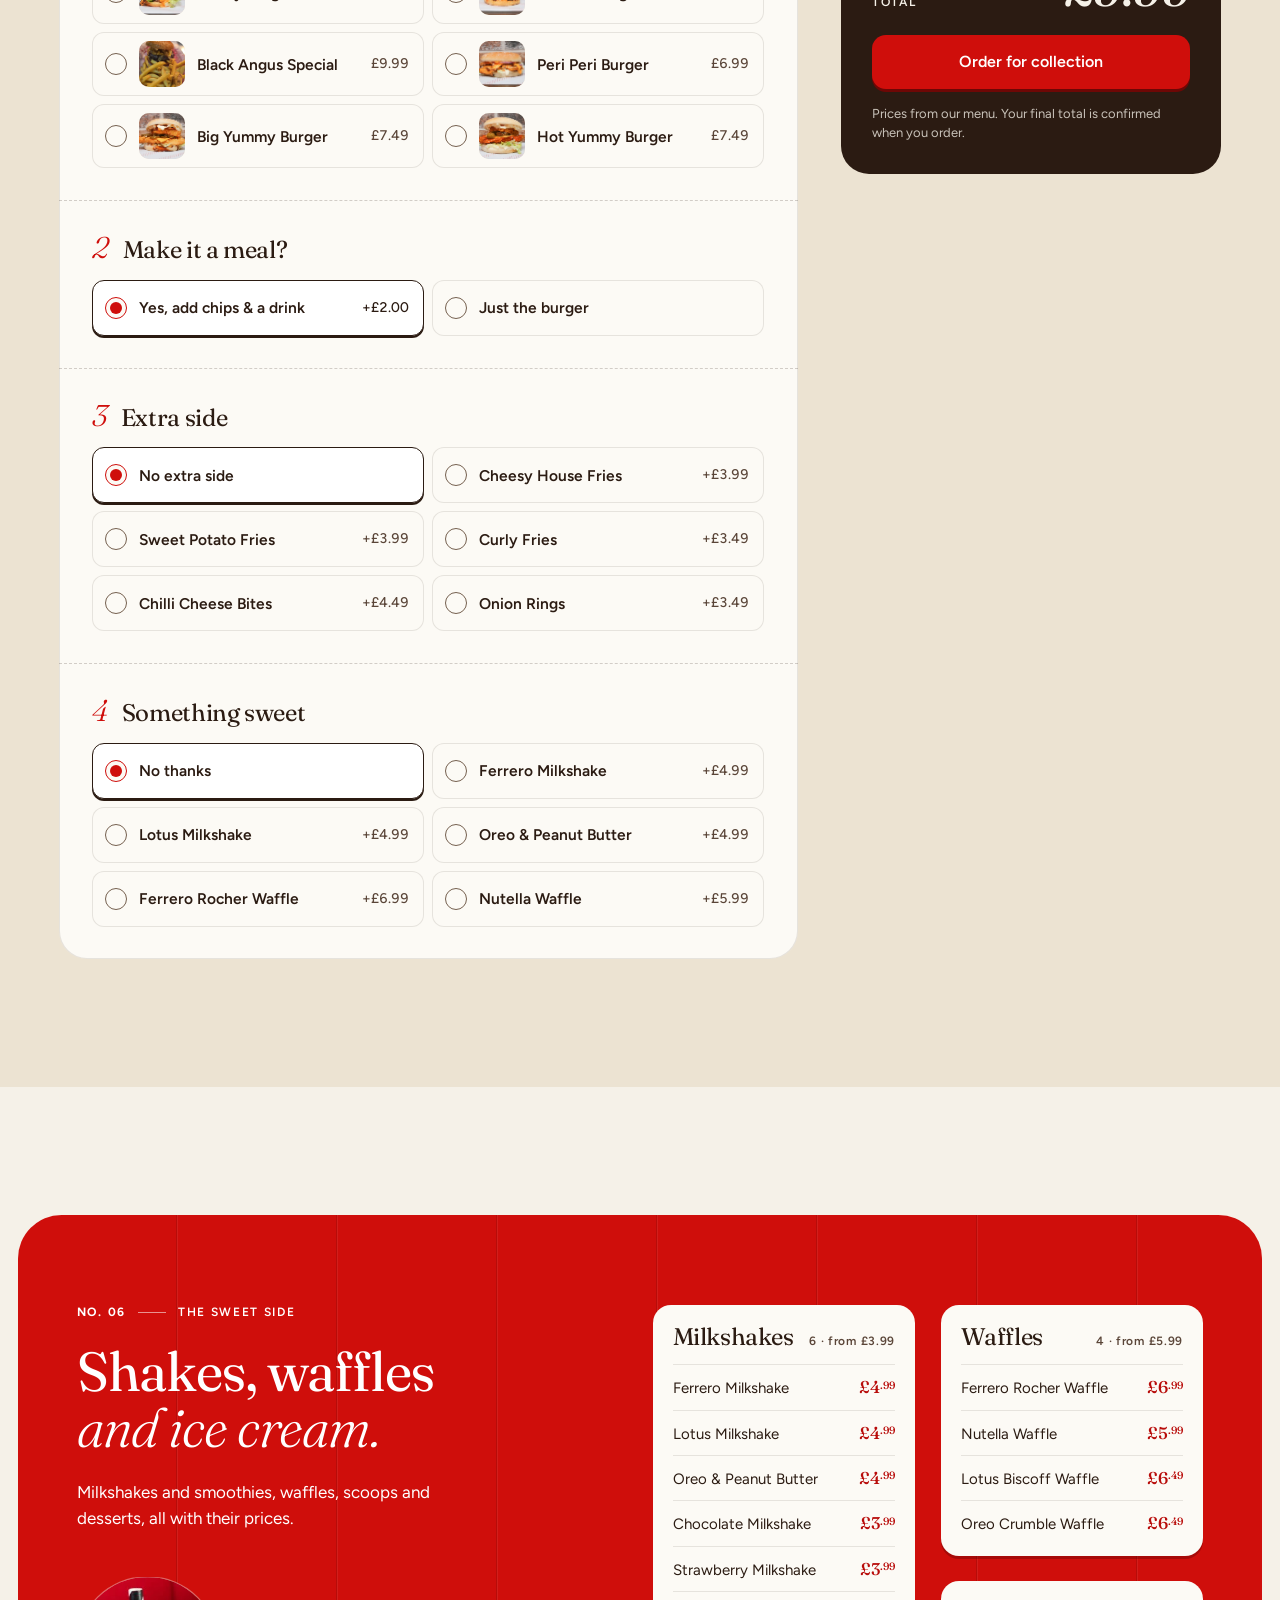
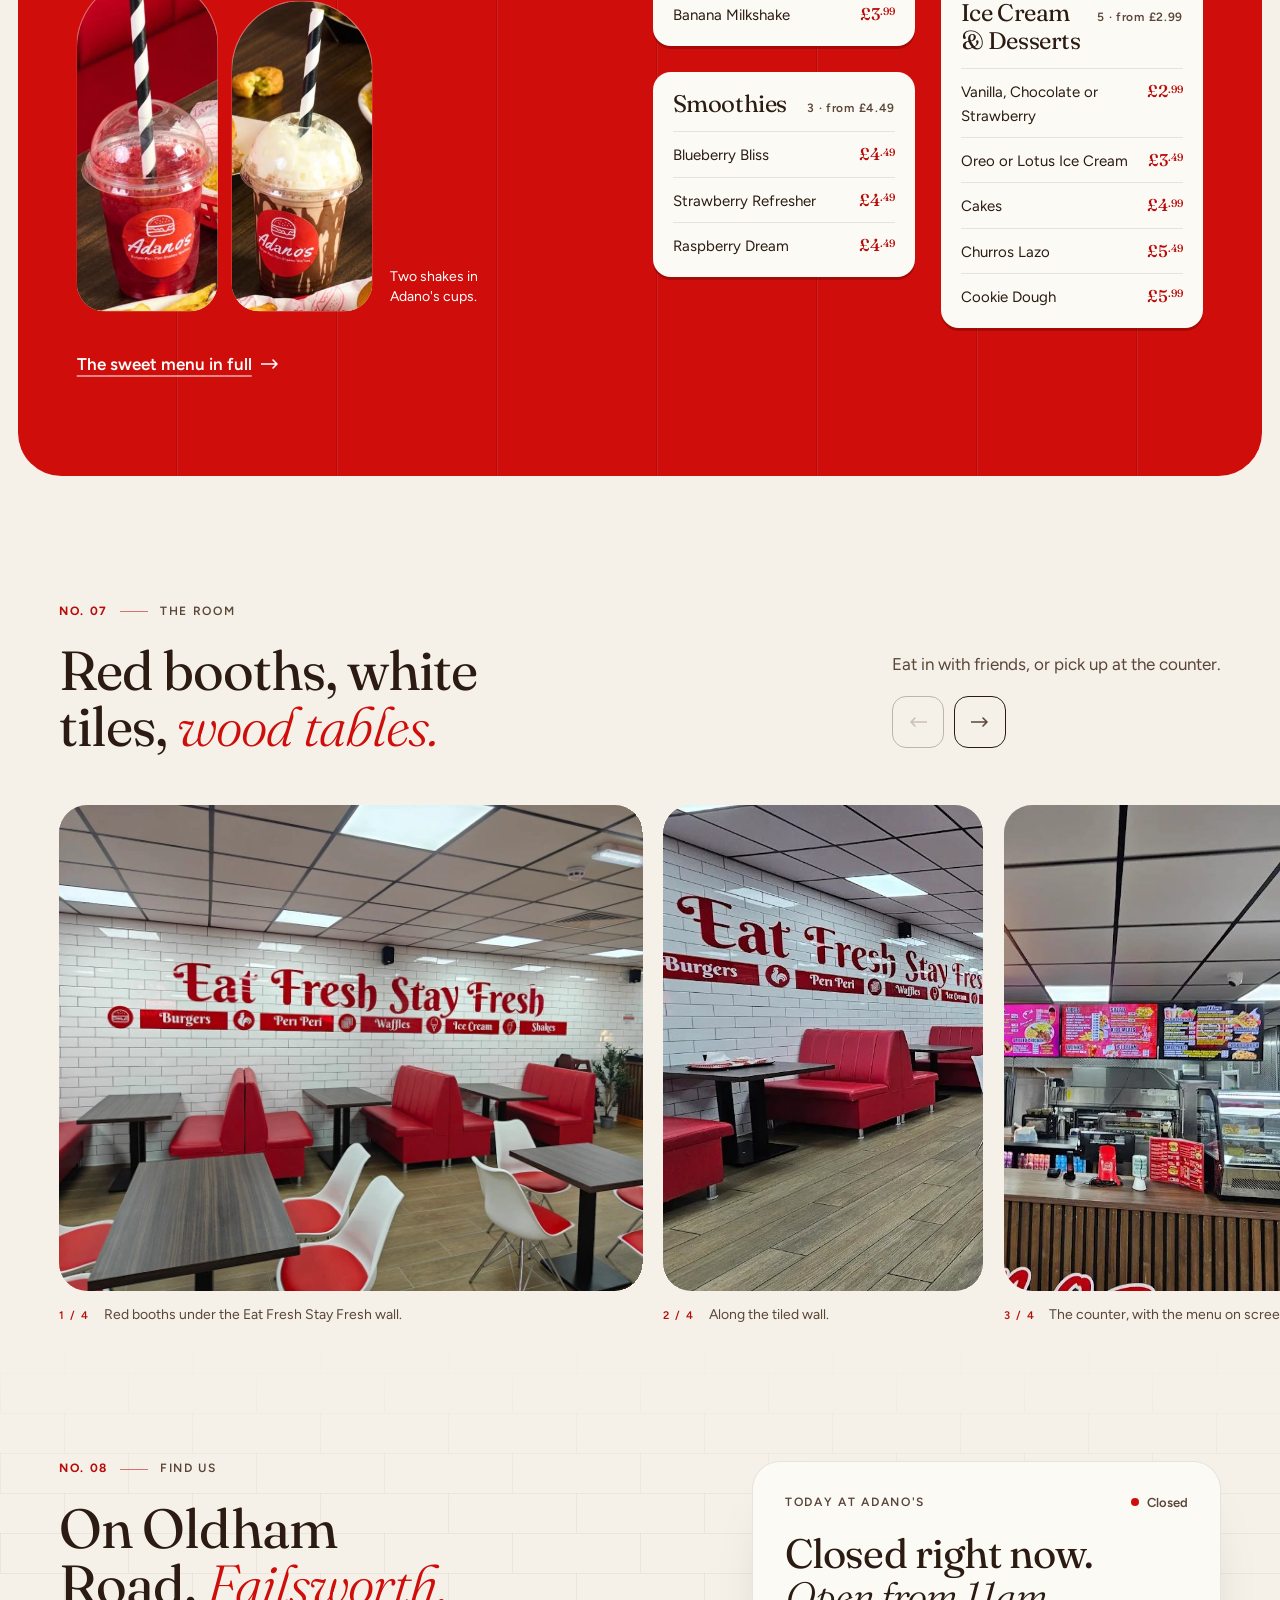
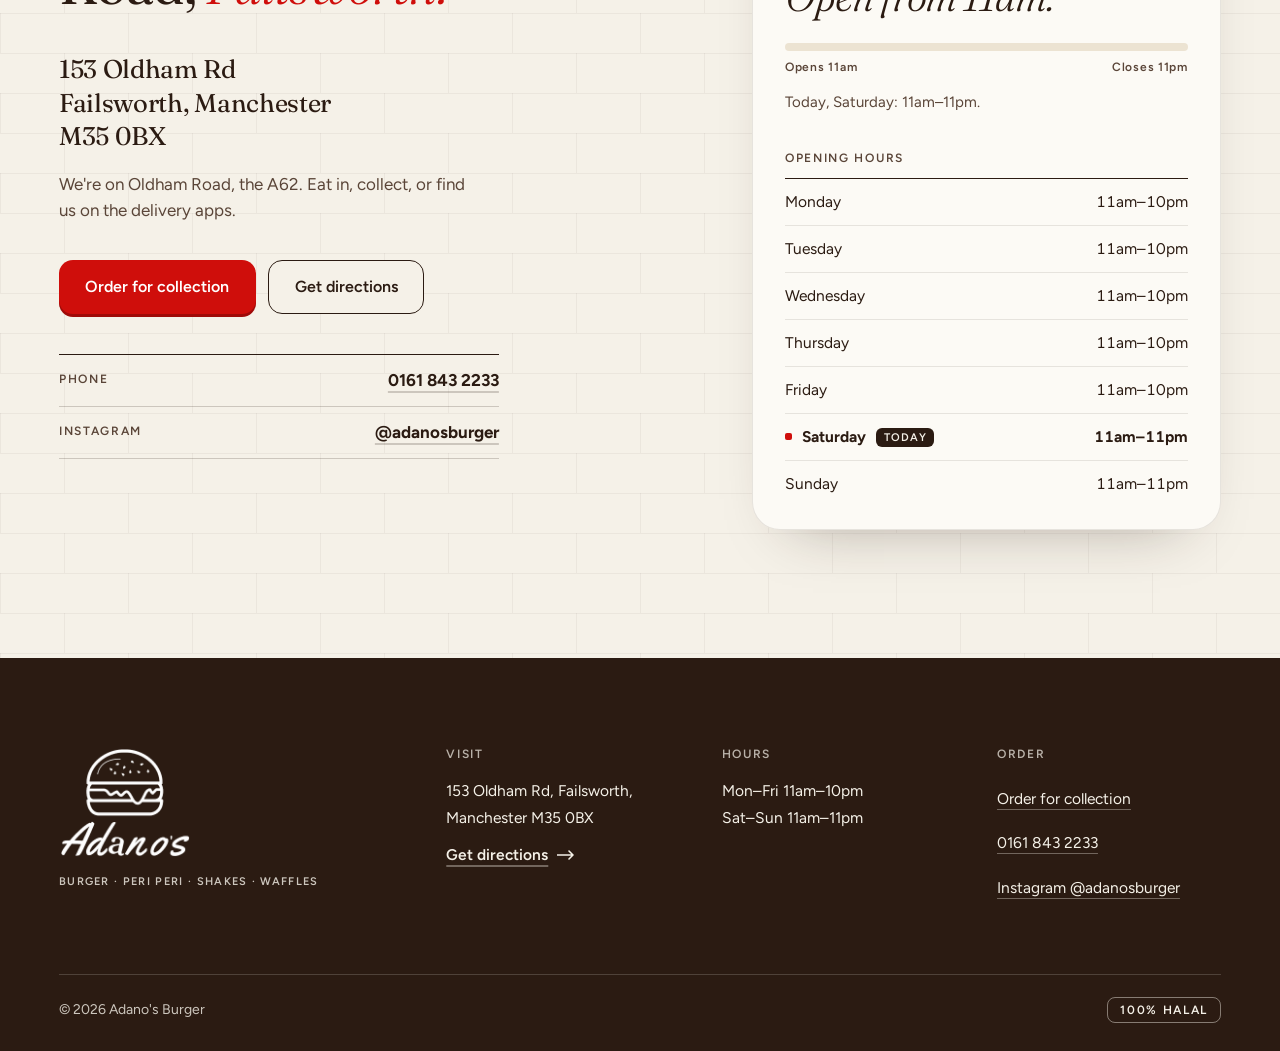
<file: tile-booth/index.html>
<!doctype html>
<html lang="en-GB">
<head>
<meta charset="utf-8">
<meta name="robots" content="noindex, nofollow">
<meta name="viewport" content="width=device-width, initial-scale=1, viewport-fit=cover">
<title>Adano's Burger · Halal smashburgers & peri peri in Failsworth</title>
<meta name="description" content="Halal Angus smashburgers, grilled peri peri chicken, shakes and waffles on Oldham Road, Failsworth. Eat in, or order ahead and collect.">
<meta name="theme-color" content="#F5F1E8">
<meta property="og:type" content="website">
<meta property="og:title" content="Adano's Burger · Failsworth">
<meta property="og:description" content="Halal Angus smashburgers, peri peri chicken, shakes and waffles on Oldham Road.">
<meta property="og:image" content="assets/img/og-image.jpg">
<link rel="icon" href="assets/img/favicon-48.png" sizes="48x48">
<link rel="apple-touch-icon" href="assets/img/apple-touch-icon.png">
<link rel="preconnect" href="https://fonts.googleapis.com">
<link rel="preconnect" href="https://fonts.gstatic.com" crossorigin>
<link rel="stylesheet" href="https://fonts.googleapis.com/css2?family=Figtree:wght@400..700&family=Fraunces:ital,opsz,wght,SOFT@0,9..144,400..500,100;1,72,300,100&display=swap">
<link rel="preload" as="image" href="assets/img/banner-poster.jpg" fetchpriority="high">
<link rel="stylesheet" href="assets/css/site.css">
<script>document.documentElement.classList.add('js');</script>
</head>
<body class="home">
<a class="skip" href="#main">Skip to content</a>

<header class="top">
  <div class="wrap top-in">
    <a class="logo" href="./" aria-label="Adano's Burger, home"><img src="assets/img/logo-red-mark.png" alt="Adano's" width="272" height="228"></a>
    <nav class="nav" aria-label="Main">
      <a href="menu.html">Menu</a>
      <button class="nav-more" type="button" aria-expanded="false" aria-controls="nav-extra" data-nav-more><span class="vh">More links</span></button>
      <div class="nav-extra" id="nav-extra">
        <a href="#meal">Build a meal</a>
        <a href="#visit">Find us</a>
        <a class="nav-call" data-tel href="tel:+441618432233">Call <span data-phone>0161 843 2233</span></a>
      </div>
    </nav>
    <p class="status" data-status><i aria-hidden="true"></i><span>Open daily from 11am</span><span class="st-short" aria-hidden="true"></span></p>
    <a class="btn btn-red btn-sm top-order" data-order href="tel:+441618432233">Order for collection</a>
  </div>
</header>

<main id="main">

  <!-- Hero: headline on the left, the video in an arched window on the right -->
  <section class="hero" aria-labelledby="hero-title">
    <div class="wrap hero-grid">
      <div class="hero-copy">
        <p class="label"><b>153 Oldham Road</b> <span>Failsworth<span class="wide-only">, Manchester</span></span></p>
        <h1 id="hero-title">Halal smashburgers and peri peri, <em>on Oldham Road.</em></h1>
        <p class="lede">Angus beef smashburgers, grilled peri peri chicken, shakes and waffles. Eat in, or order ahead and collect.</p>
        <div class="ctas">
          <a class="btn btn-red" data-order href="tel:+441618432233">Order for collection</a>
          <a class="btn btn-line" href="menu.html">See the menu</a>
        </div>
        <ul class="ways" aria-label="At a glance">
          <li>Eat in</li><li>Collection</li><li>Delivery apps</li><li>100% halal</li>
        </ul>
      </div>

      <div class="hero-media">
        <div class="hero-tiles" aria-hidden="true"></div>
        <figure class="arch">
          <img class="arch-poster" src="assets/img/banner-poster.jpg" alt="A table at Adano's with burgers in red baskets, peri peri chicken and shakes" width="1280" height="720" fetchpriority="high">
          <!-- data-src is the desktop file, data-src-small the phone one. New footage gets a new filename: images and video are cached for a year. -->
          <video muted loop playsinline preload="none" poster="assets/img/banner-poster.jpg" data-src="assets/video/banner-standin-2.mp4" data-src-small="assets/video/banner-standin-2.mp4" aria-hidden="true" tabindex="-1"></video>
          <button class="arch-toggle" type="button" data-video-toggle hidden><span class="vh">Pause the video</span></button>
        </figure>
        <span class="swap-note">Stand-in video until the shoot</span>
        <aside class="now" aria-label="Opening today">
          <p class="status" data-status="short"><i aria-hidden="true"></i><span>Open every day</span></p>
          <p class="now-big" data-now-line>From 11am</p>
          <p class="now-small" data-now-hours>Mon–Fri until 10pm · Sat–Sun until 11pm</p>
        </aside>
        <p class="hero-side" aria-hidden="true">Burger · Peri Peri · Shakes · Waffles</p>
      </div>
    </div>
  </section>

  <noscript>
    <div class="wrap"><p class="nojs">The menu, prices and meal builder on this page need JavaScript. Without it you can still call us on <a href="tel:+441618432233">0161 843 2233</a> or come in: 153 Oldham Rd, Failsworth, Manchester M35 0BX.</p></div>
  </noscript>

  <!-- 01 The smashburger: three drawings on one griddle line -->
  <section class="sec smash" id="smash" aria-labelledby="smash-title">
    <div class="wrap">
      <header class="sec-head sec-head--split">
        <div>
          <p class="label"><b>No. 01</b> How a smashburger works</p>
          <h2 id="smash-title">Ball, smash, <em>crust.</em></h2>
        </div>
        <p class="sec-intro">What the smash in smashburger means, in three steps.</p>
      </header>
      <ol class="steps">
        <li class="step">
          <div class="step-art" aria-hidden="true">
            <svg viewBox="0 0 300 210"><circle class="a-fill" cx="150" cy="141" r="68"/><path d="M101 122c7-24 27-40 52-40"/></svg>
          </div>
          <span class="step-n" aria-hidden="true">1</span>
          <div class="step-txt"><h3>Ball</h3><p>Every patty starts as a ball of halal Angus beef.</p></div>
        </li>
        <li class="step">
          <div class="step-art" aria-hidden="true">
            <svg viewBox="0 0 300 210"><rect class="a-fill" x="52" y="170" width="196" height="39" rx="19"/><rect class="a-solid" x="66" y="150" width="168" height="14" rx="4"/><rect class="a-solid" x="143" y="94" width="14" height="56"/><rect class="a-paper" x="98" y="66" width="104" height="28" rx="14"/><path class="a-red" d="M36 66v60M24 114l12 14 12-14M264 66v60M252 114l12 14 12-14"/></svg>
          </div>
          <span class="step-n" aria-hidden="true">2</span>
          <div class="step-txt"><h3>Smash</h3><p>It goes on the griddle and gets pressed flat, so the whole patty meets the heat.</p></div>
        </li>
        <li class="step">
          <div class="step-art" aria-hidden="true">
            <svg viewBox="0 0 300 210"><path class="a-soft" d="M112 132c-11-15 11-23 0-40M150 124c-11-15 11-23 0-40M188 132c-11-15 11-23 0-40"/><rect class="a-fill" x="30" y="187" width="240" height="22" rx="11"/><path class="a-red" d="M38 186q7-12 14 0t14 0 14 0 14 0 14 0 14 0 14 0 14 0 14 0 14 0 14 0 14 0 14 0 14 0 14 0 14 0M22 197l-13-5M24 204l-15 3M278 197l13-5M276 204l15 3"/><path class="a-cheese" d="M90 187q5-25 16-25h88q11 0 16 25z"/></svg>
          </div>
          <span class="step-n" aria-hidden="true">3</span>
          <div class="step-txt"><h3>Crust</h3><p>The edges cook thin and crisp. Cheese on, into the bun, and over the counter.</p></div>
        </li>
      </ol>
    </div>
  </section>

  <!-- 02 The burgers -->
  <section class="sec sig" id="burgers" aria-labelledby="sig-title" data-needs-js>
    <div class="wrap">
      <header class="sec-head sec-head--split">
        <div>
          <p class="label"><b>No. 02</b> The burgers</p>
          <h2 id="sig-title">The burgers, <em>beef and chicken.</em></h2>
        </div>
        <p class="sec-intro">Angus beef smashburgers and chicken burgers. Any of them becomes a meal with chips and a drink for £2 more.</p>
      </header>
      <div class="sigs" id="sigs"></div>
    </div>
  </section>

  <!-- 03 The grill and the four sauces -->
  <section class="sec grill" id="grill" aria-labelledby="grill-title">
    <div class="wrap grill-grid">
      <header class="sec-head grill-head">
        <p class="label"><b>No. 03</b> Adanos Grilled</p>
        <h2 id="grill-title">Peri peri chicken, <em>four sauces.</em></h2>
        <p class="sec-intro">Every grilled chicken comes in one of four. Pick yours when you order.</p>
      </header>
      <div class="grill-photos">
        <figure class="grill-main">
          <div class="frame" data-reveal><img class="ph" src="assets/img/half-chicken.jpg" alt="Half a grilled peri peri chicken with rice, chips and salad" loading="lazy" width="1480" height="1600" style="--x:44%;--y:47%"></div>
          <figcaption class="cap" data-item="Half Chicken"><b>Half Chicken</b></figcaption>
        </figure>
        <figure class="grill-also">
          <span class="crop"><img class="ph" src="assets/img/lamb-chops.jpg" alt="Four grilled lamb chops with fries and salad" loading="lazy" width="901" height="1600" style="--x:55%;--y:50%"></span>
          <figcaption class="cap" data-item="4 Lamb Chops"><b>4 Lamb Chops</b></figcaption>
        </figure>
      </div>
      <div class="grill-body">
        <ol class="sauces" aria-label="The four peri peri sauces">
          <li class="sauce" style="--c:#E7D56F;--t:#2B1B12"><span aria-hidden="true">1</span><b>Lemon &amp; Herb</b></li>
          <li class="sauce" style="--c:#F2A250;--t:#2B1B12"><span aria-hidden="true">2</span><b>Mild</b></li>
          <li class="sauce" style="--c:#CF0E0B;--t:#fff"><span aria-hidden="true">3</span><b>Hot</b></li>
          <li class="sauce" style="--c:#5A2313;--t:#fff"><span aria-hidden="true">4</span><b>Buffalo BBQ</b></li>
        </ol>
        <div class="grill-list" data-needs-js>
          <h3 class="list-title">From the grill</h3>
          <ul class="plist" id="grill-list"></ul>
          <a class="go" href="menu.html#adanos-grilled">The grill on the full menu</a>
        </div>
      </div>
    </div>
  </section>

  <!-- 04 The menu explorer -->
  <section class="sec explorer" id="menu" aria-labelledby="ex-title" data-needs-js>
    <div class="wrap">
      <header class="sec-head sec-head--split">
        <div>
          <p class="label"><b>No. 04</b> The whole menu</p>
          <h2 id="ex-title">Search it, <em>or just browse.</em></h2>
        </div>
        <div class="sec-intro">
          <p>Every dish and every price. Type a word, pick a section, or narrow the list.</p>
          <a class="go" href="menu.html">Open the full menu page</a>
        </div>
      </header>

      <div class="ex" id="ex">
        <div class="ex-tools">
          <div class="ex-search">
            <label class="ex-l" for="ex-q">Search the menu</label>
            <div class="ex-field">
              <input type="search" id="ex-q" placeholder="Try wings, Lotus or wrap" autocomplete="off" spellcheck="false" enterkeyhint="search">
              <button type="button" class="ex-clear" id="ex-clear" hidden><span class="vh">Clear the search</span></button>
            </div>
          </div>
          <div class="ex-filters" role="group" aria-labelledby="ex-filters-l">
            <p class="ex-l" id="ex-filters-l">Show only</p>
            <label class="chip"><input type="checkbox" id="ex-meal"><span>Can be a meal</span></label>
            <label class="chip"><input type="checkbox" id="ex-under"><span>Under £7</span></label>
          </div>
        </div>

        <div class="ex-body">
          <fieldset class="ex-cats">
            <legend>Sections</legend>
            <div class="ex-cats-row" id="ex-cats"></div>
          </fieldset>

          <div class="ex-results">
            <p class="ex-count" id="ex-count"></p>
            <p class="vh" id="ex-live" role="status" aria-live="polite"></p>
            <div class="ex-list" id="ex-list" role="listbox" tabindex="0" aria-label="Menu items" aria-controls="ex-preview"></div>
            <p class="ex-all"><button type="button" class="btn btn-line btn-sm" id="ex-all" hidden></button></p>
            <p class="ex-more"><a class="go" id="ex-more" href="menu.html">Open the full menu page</a></p>
            <div class="ex-empty" id="ex-empty" hidden>
              <p class="ex-empty-t">Nothing on the menu matches that.</p>
              <p id="ex-empty-d">Try a shorter word, or clear the search and filters.</p>
              <button type="button" class="btn btn-line btn-sm" id="ex-reset">Clear search and filters</button>
            </div>
          </div>

          <aside class="ex-preview" id="ex-preview" aria-label="Item preview"></aside>
        </div>
      </div>
    </div>
  </section>

  <!-- 05 The meal builder -->
  <section class="sec meal" id="meal" aria-labelledby="meal-title" data-needs-js>
    <div class="wrap">
      <header class="sec-head sec-head--split">
        <div>
          <p class="label"><b>No. 05</b> Build a meal</p>
          <h2 id="meal-title">Pick what you fancy, <em>see the total.</em></h2>
        </div>
        <p class="sec-intro">Choose a burger, decide on chips and a drink, then add a side and something sweet.</p>
      </header>

      <form class="builder" id="builder" onsubmit="return false">
        <div class="pad">
          <div class="pad-top" aria-hidden="true"><span>Order pad</span><span>Adano's Burger</span></div>
          <fieldset class="pad-step"><legend><span class="pad-n">1</span>Choose your burger</legend><div class="ticks ticks--mains" id="mains"></div></fieldset>
          <fieldset class="pad-step"><legend><span class="pad-n">2</span>Make it a meal?</legend><div class="ticks" id="meal-opt"></div></fieldset>
          <fieldset class="pad-step"><legend><span class="pad-n">3</span>Extra side</legend><div class="ticks" id="sides"></div></fieldset>
          <fieldset class="pad-step"><legend><span class="pad-n">4</span>Something sweet</legend><div class="ticks" id="sweets"></div></fieldset>
        </div>
        <aside class="tab" aria-labelledby="tab-title">
          <h3 id="tab-title">Your order</h3>
          <ul class="tab-lines" id="lines"></ul>
          <p class="tab-total" aria-live="polite" aria-atomic="true"><span>Total</span><output id="total">£0.00</output></p>
          <a class="btn btn-red" data-order href="tel:+441618432233">Order for collection</a>
          <p class="fine">Prices from our menu. Your final total is confirmed when you order.</p>
        </aside>
      </form>
    </div>
  </section>

  <!-- 06 The sweet side, on booth red -->
  <section class="sweet" id="sweet" aria-labelledby="sweet-title">
    <div class="booth">
      <div class="wrap sweet-grid">
        <div class="sweet-lead">
          <header class="sec-head">
            <p class="label"><b>No. 06</b> The sweet side</p>
            <h2 id="sweet-title">Shakes, waffles <em>and ice cream.</em></h2>
            <p class="sec-intro">Milkshakes and smoothies, waffles, scoops and desserts, all with their prices.</p>
          </header>
          <figure class="cups">
            <div class="cup frame" data-reveal style="--w:236;--h:560"><img class="ph" src="assets/img/shake-red.jpg" alt="A red shake in an Adano's cup with a striped straw" loading="lazy" width="236" height="560"></div>
            <div class="cup frame" data-reveal style="--w:236;--h:520"><img class="ph" src="assets/img/shake-choc.jpg" alt="A chocolate shake topped with cream in an Adano's cup" loading="lazy" width="236" height="520"></div>
            <figcaption class="cap">Two shakes in Adano's cups.</figcaption>
          </figure>
          <p class="sweet-go" data-needs-js><a class="go" href="menu.html#milkshakes">The sweet menu in full</a></p>
        </div>
        <div class="sweet-lists" id="sweet-lists" data-needs-js></div>
      </div>
    </div>
  </section>

  <!-- 07 The room -->
  <section class="sec room" id="room" aria-labelledby="room-title">
    <div class="wrap">
      <header class="sec-head sec-head--split">
        <div>
          <p class="label"><b>No. 07</b> The room</p>
          <h2 id="room-title">Red booths, white tiles, <em>wood tables.</em></h2>
        </div>
        <div class="sec-intro">
          <p>Eat in with friends, or pick up at the counter.</p>
          <div class="room-nav" data-room-nav hidden>
            <button type="button" class="round round--prev" data-room-prev><span class="vh">Previous photo</span></button>
            <button type="button" class="round" data-room-next><span class="vh">Next photo</span></button>
          </div>
        </div>
      </header>
    </div>
    <div class="room-track" id="room-track" tabindex="0" role="region" aria-label="Photos of the shop. Scroll sideways to see more.">
      <figure class="room-shot" style="--w:1224;--h:1020">
        <div class="frame" data-reveal><img class="ph" src="assets/img/room-booths.jpg" alt="Red booths and wood tables under the Eat Fresh Stay Fresh wall" loading="lazy" width="1224" height="1020"></div>
        <figcaption class="cap"><span class="cap-k">1 / 4</span>Red booths under the Eat Fresh Stay Fresh wall.</figcaption>
      </figure>
      <figure class="room-shot" style="--w:504;--h:766">
        <div class="frame" data-reveal><img class="ph" src="assets/img/room-wall.jpg" alt="Looking along the white tiled wall, with red booths and wood tables beneath the lettering" loading="lazy" width="504" height="766"></div>
        <figcaption class="cap"><span class="cap-k">2 / 4</span>Along the tiled wall.</figcaption>
      </figure>
      <figure class="room-shot" style="--w:750;--h:766">
        <div class="frame" data-reveal><img class="ph" src="assets/img/room-counter.jpg" alt="The counter, with the menu on screens above and a cake cabinet" loading="lazy" width="750" height="766"></div>
        <figcaption class="cap"><span class="cap-k">3 / 4</span>The counter, with the menu on screens above it.</figcaption>
      </figure>
      <figure class="room-shot" style="--w:1360;--h:1020">
        <div class="frame" data-reveal><img class="ph" src="assets/img/shopfront.jpg" alt="The Adano's shop front on Oldham Road, a white building with a red sign" loading="lazy" width="1360" height="1020"></div>
        <figcaption class="cap"><span class="cap-k">4 / 4</span>The shop front on Oldham Road.</figcaption>
      </figure>
    </div>
  </section>

  <!-- 08 Visit, with the live opening card -->
  <section class="sec visit" id="visit" aria-labelledby="visit-title">
    <div class="wrap visit-grid">
      <div class="visit-copy">
        <header class="sec-head">
          <p class="label"><b>No. 08</b> Find us</p>
          <h2 id="visit-title">On Oldham Road, <em>Failsworth.</em></h2>
        </header>
        <address class="addr">
          <span>153 Oldham Rd</span>
          <span>Failsworth, Manchester</span>
          <span>M35 0BX</span>
        </address>
        <p class="visit-note">We're on Oldham Road, the A62. Eat in, collect, or find us on the delivery apps.</p>
        <div class="ctas">
          <a class="btn btn-red" data-order href="tel:+441618432233">Order for collection</a>
          <a class="btn btn-line" data-maps href="https://www.google.com/maps/search/?api=1&amp;query=153+Oldham+Rd+Failsworth+M35+0BX" target="_blank" rel="noopener">Get directions</a>
        </div>
        <dl class="contact">
          <div><dt>Phone</dt><dd><a data-tel href="tel:+441618432233"><span data-phone>0161 843 2233</span></a></dd></div>
          <div><dt>Instagram</dt><dd><a data-instagram href="https://www.instagram.com/adanosburger/" target="_blank" rel="noopener">@adanosburger</a></dd></div>
        </dl>
      </div>

      <div class="visit-side">
        <div class="visit-card">
        <article class="tonight" data-tonight aria-labelledby="tonight-title">
          <div class="tonight-top">
            <h3 class="label" id="tonight-title" data-tonight-title>When we're open</h3>
            <p class="status" data-status="short"><i aria-hidden="true"></i><span>Open every day</span></p>
          </div>
          <p class="tonight-big" data-tonight-big>Open every day <em>from 11am.</em></p>
          <div class="tonight-bar" data-tonight-bar hidden aria-hidden="true">
            <div class="tonight-track"><i data-tonight-fill></i><b data-tonight-dot></b></div>
            <div class="tonight-ends"><span data-tonight-from></span><span data-tonight-to></span></div>
          </div>
          <p class="tonight-small" data-tonight-small>Monday to Friday until 10pm. Saturday and Sunday until 11pm.</p>
        </article>

        <table class="hours">
          <caption class="label">Opening hours</caption>
          <tbody id="hours">
            <tr><th scope="row">Monday to Friday</th><td>11am–10pm</td></tr>
            <tr><th scope="row">Saturday and Sunday</th><td>11am–11pm</td></tr>
          </tbody>
        </table>
        </div>
      </div>
    </div>
  </section>
</main>

<footer class="foot">
  <div class="wrap">
    <div class="foot-grid">
      <div class="foot-brand">
        <img src="assets/img/logo-white-mark.png" alt="Adano's" width="272" height="228" loading="lazy">
        <p>Burger · Peri Peri · Shakes · Waffles</p>
      </div>
      <div>
        <h2 class="label">Visit</h2>
        <p data-address>153 Oldham Rd, Failsworth, Manchester M35 0BX</p>
        <p><a class="go" data-maps href="https://www.google.com/maps/search/?api=1&amp;query=153+Oldham+Rd+Failsworth+M35+0BX" target="_blank" rel="noopener">Get directions</a></p>
      </div>
      <div>
        <h2 class="label">Hours</h2>
        <p>Mon–Fri 11am–10pm<br>Sat–Sun 11am–11pm</p>
      </div>
      <div>
        <h2 class="label">Order</h2>
        <p><a data-order href="tel:+441618432233">Order for collection</a><br><a data-tel href="tel:+441618432233"><span data-phone>0161 843 2233</span></a><br><a data-instagram href="https://www.instagram.com/adanosburger/" target="_blank" rel="noopener">Instagram @adanosburger</a></p>
      </div>
    </div>
    <div class="foot-base"><span>© <span data-year>2026</span> Adano's Burger</span><span class="halal">100% halal</span></div>
  </div>
</footer>

<div class="mbar" data-mbar>
  <p class="mbar-total" aria-hidden="true"><span>Total</span><b id="total-mini">£0.00</b></p>
  <a class="btn btn-red" data-order href="tel:+441618432233">Order for collection</a>
  <a class="btn btn-line" data-tel href="tel:+441618432233">Call</a>
</div>
<div class="toast" id="toast" role="status" aria-live="polite"></div>

<script src="assets/js/menu.js"></script>
<script src="assets/js/site.js"></script>
<script src="assets/js/home.js"></script>
<script src="assets/js/motion.js"></script>
</body>
</html>
</file>
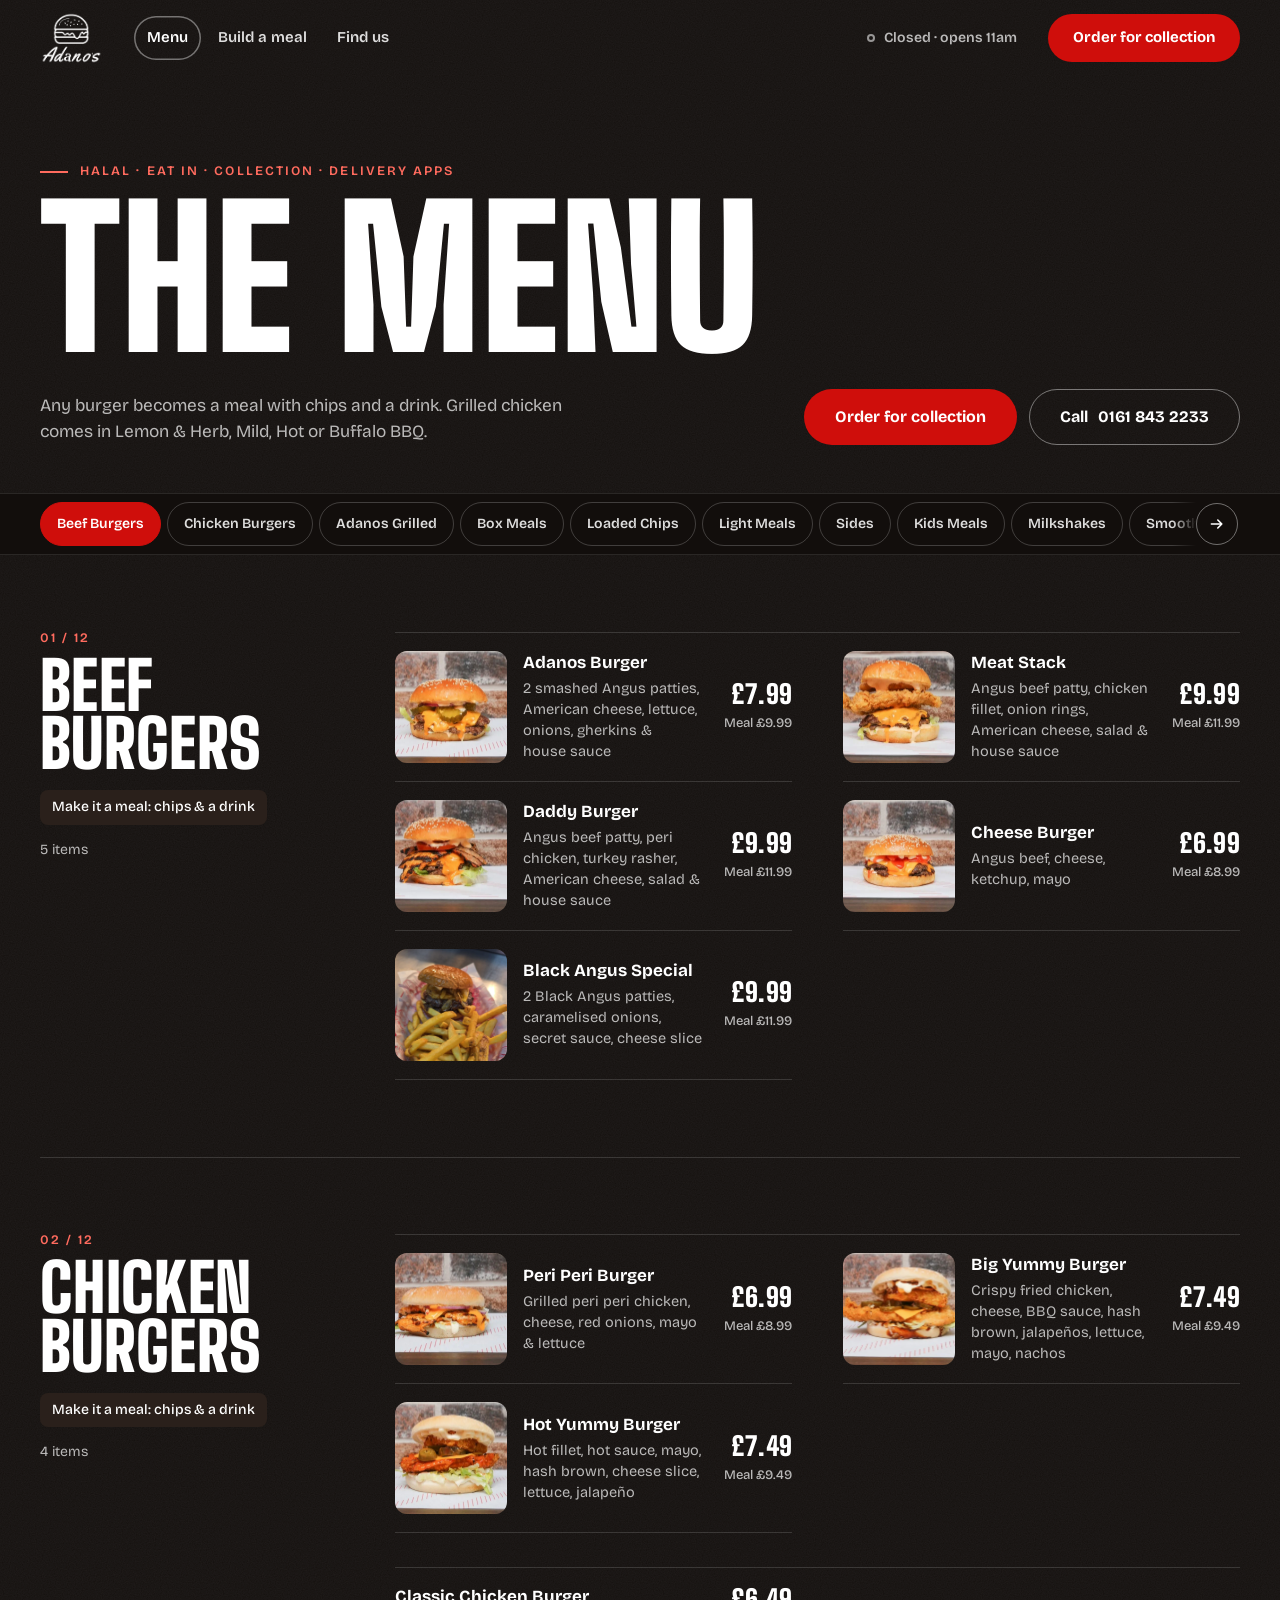
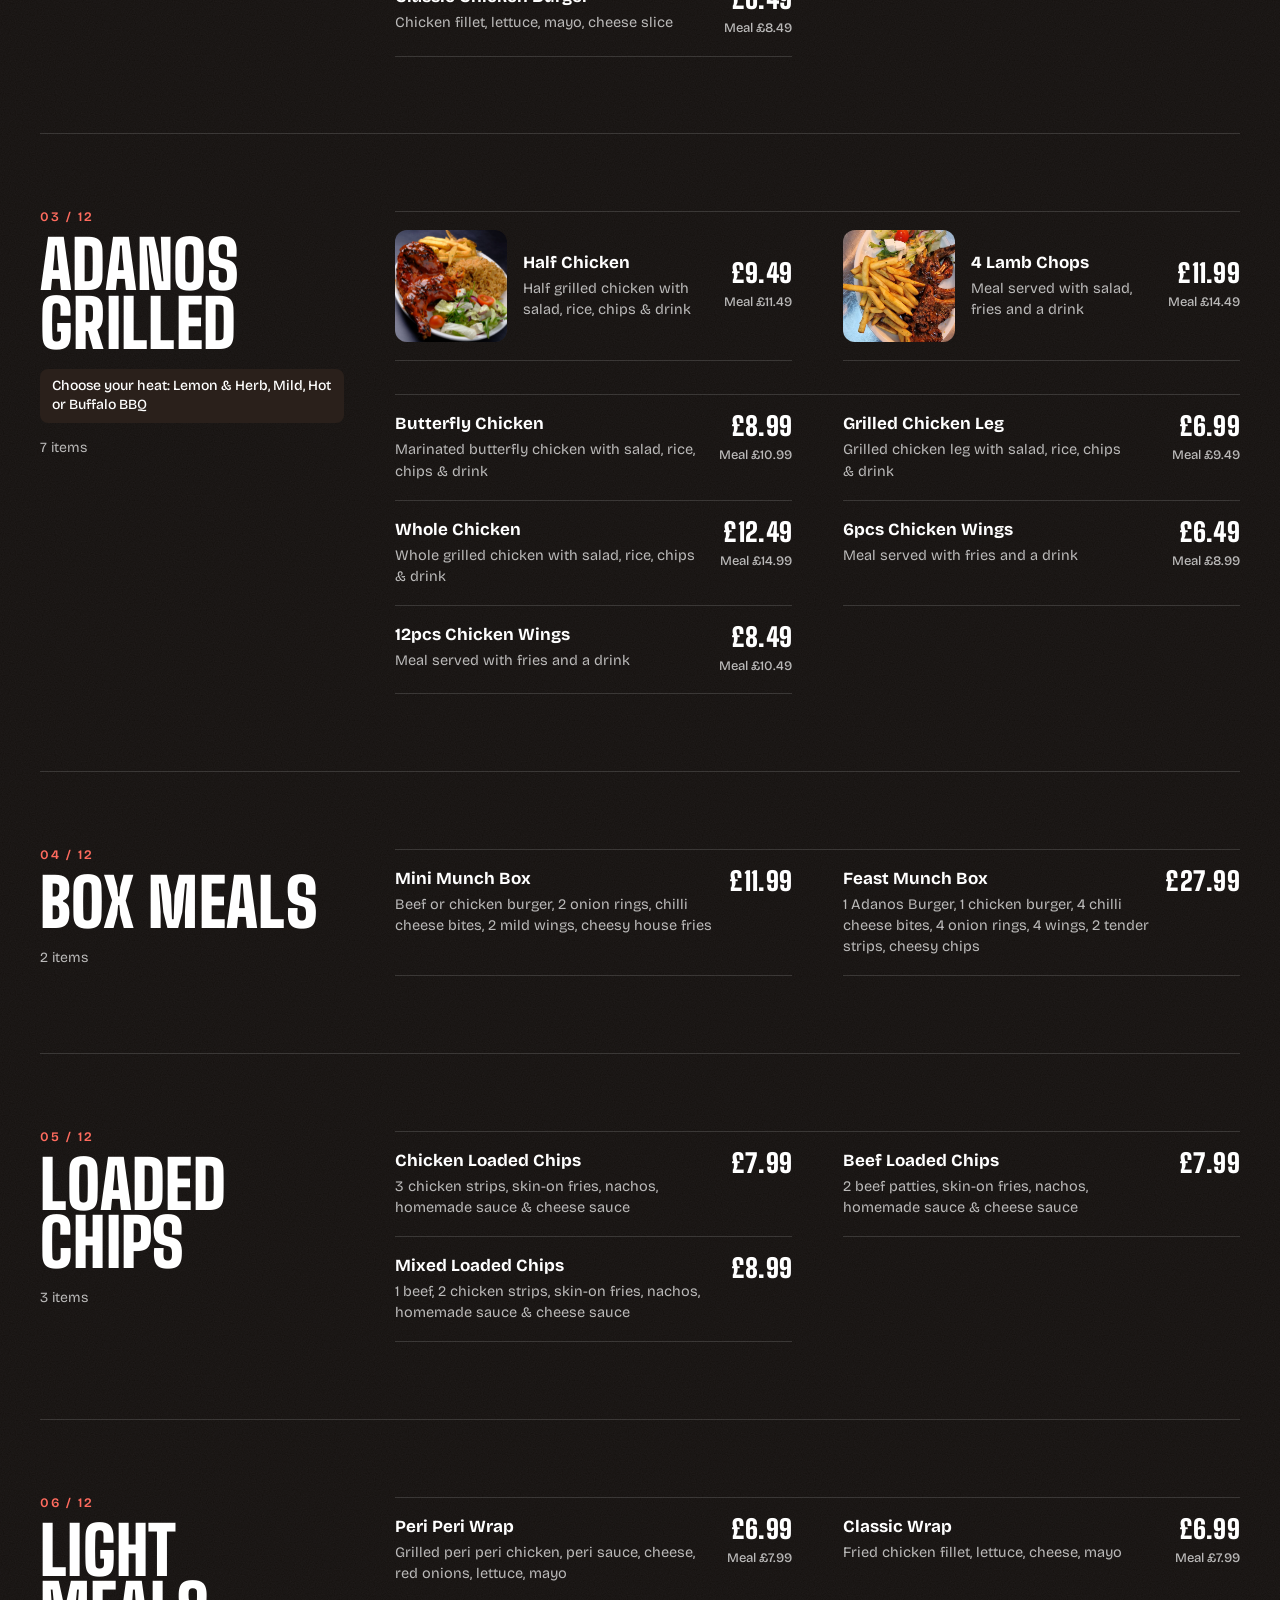
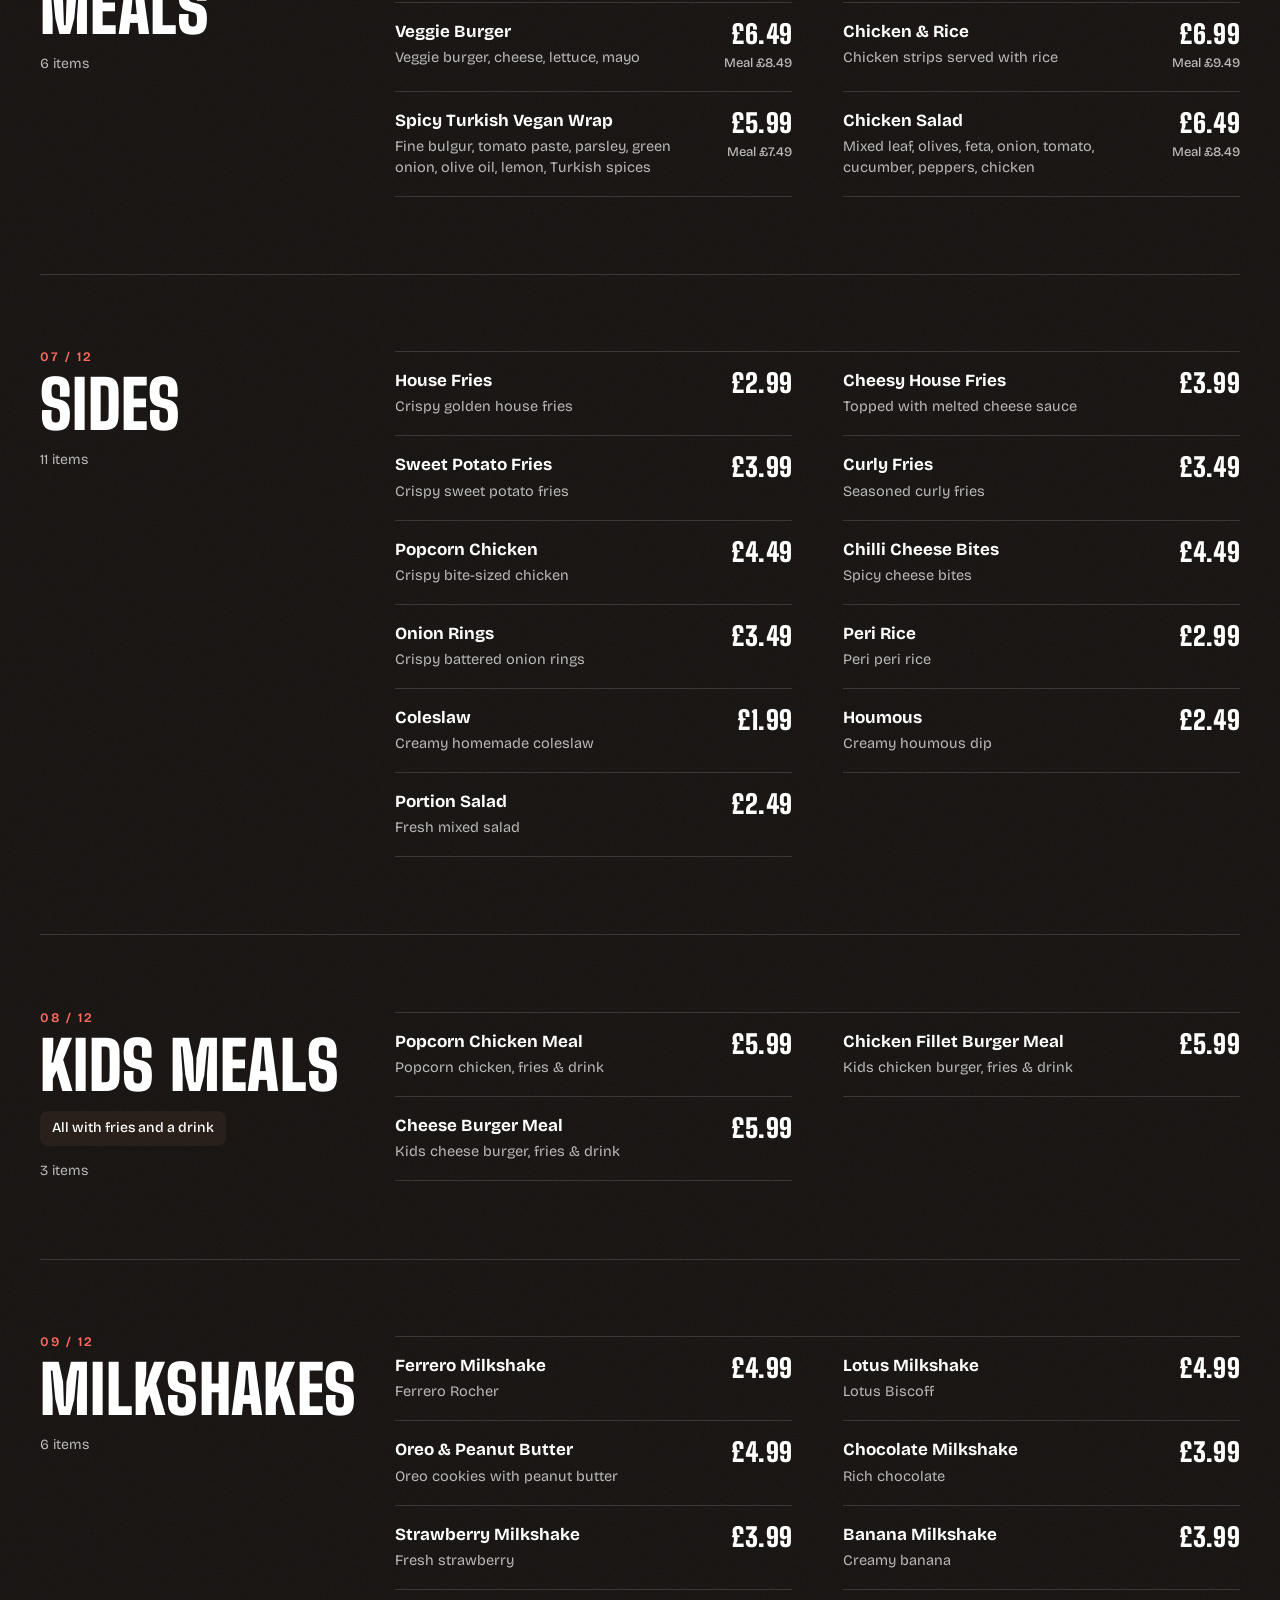
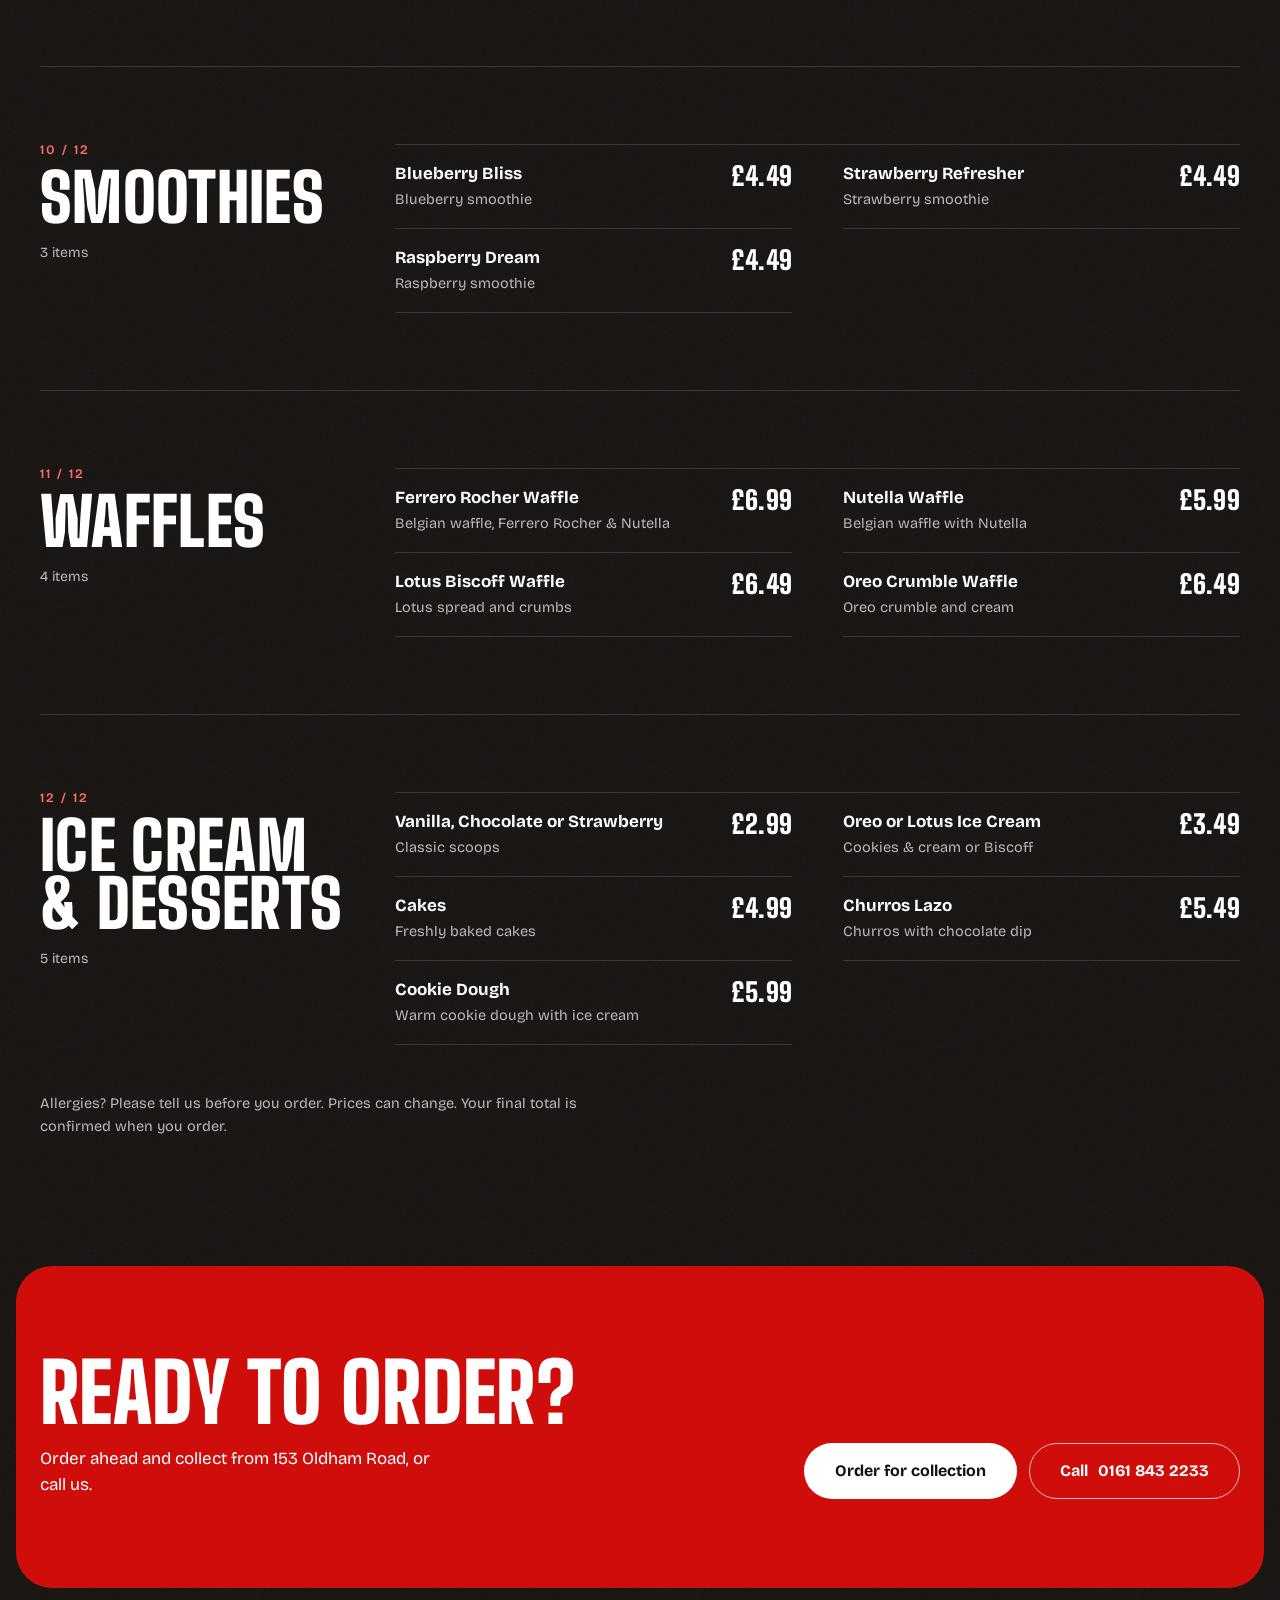
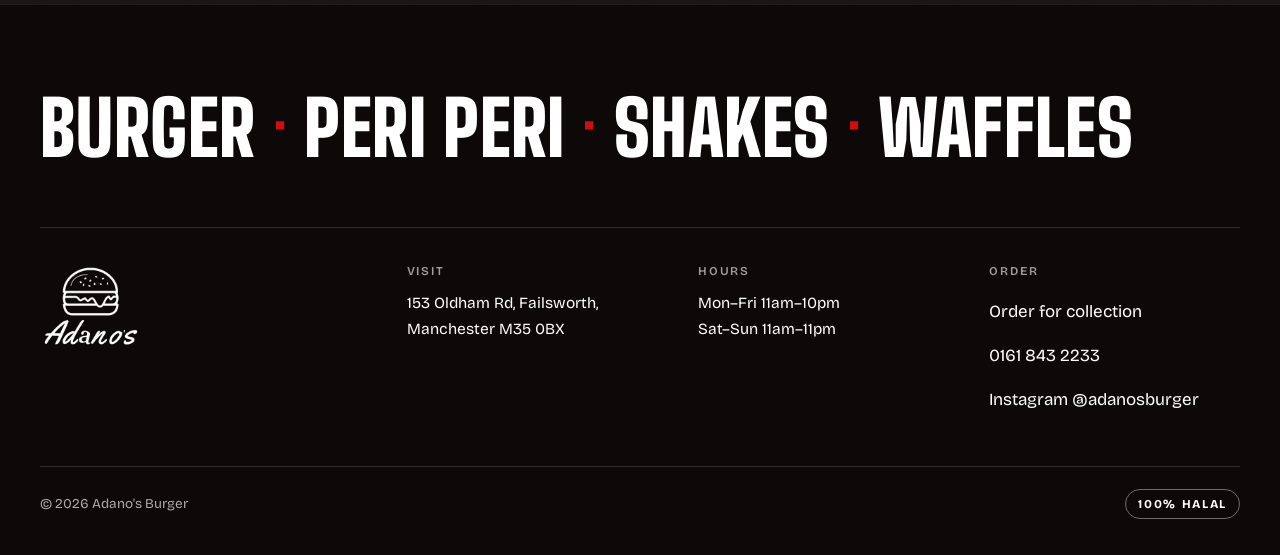
<file: after-dark/menu.html>
<!doctype html>
<html lang="en-GB">
<head>
<meta charset="utf-8">
<meta name="robots" content="noindex, nofollow">
<meta name="viewport" content="width=device-width, initial-scale=1, viewport-fit=cover">
<title>Menu · Adano's Burger, Failsworth</title>
<meta name="description" content="The full Adano's menu: halal smashburgers, chicken burgers, peri peri grill, box meals, loaded chips, shakes, waffles and desserts, with prices.">
<meta name="theme-color" content="#0C0908">
<meta property="og:type" content="website">
<meta property="og:title" content="Menu · Adano's Burger">
<meta property="og:description" content="Halal smashburgers, peri peri grill, shakes, waffles and desserts, with prices.">
<meta property="og:image" content="assets/img/og-image.jpg">
<link rel="icon" href="assets/img/favicon-48.png" sizes="48x48">
<link rel="apple-touch-icon" href="assets/img/apple-touch-icon.png">
<link rel="preconnect" href="https://fonts.googleapis.com">
<link rel="preconnect" href="https://fonts.gstatic.com" crossorigin>
<link rel="stylesheet" href="https://fonts.googleapis.com/css2?family=Big+Shoulders+Display:wght@900&family=Bricolage+Grotesque:opsz,wght@12..96,400..700&display=swap">
<link rel="stylesheet" href="assets/css/site.css">
<script>
  // Before first paint: mark that scripts run, and allow the opening sequence unless the device asks for less motion.
  (function (d) {
    d.classList.add('js');
    if (!matchMedia('(prefers-reduced-motion: reduce)').matches) d.classList.add('moving');
  })(document.documentElement);
</script>
</head>
<body class="menu-page">
<a class="skip" href="#main">Skip to content</a>

<header class="top">
  <div class="wrap bar">
    <a class="logo" href="./" aria-label="Adano's Burger, home"><img src="assets/img/logo-white-mark.png" alt="" width="580" height="480"></a>
    <nav aria-label="Main"><a class="keep" href="menu.html" aria-current="page">Menu</a><a href="./#meal">Build a meal</a><a href="./#visit">Find us</a></nav>
    <span class="status" data-status><i></i><span class="st-long" data-st>Open daily from 11am</span><span class="st-short" data-st-short>From 11am</span></span>
    <a class="btn btn-red top-order" data-order href="./#visit">Order for collection</a>
    <button class="burger" type="button" aria-expanded="false" aria-controls="sheet" aria-label="Open navigation" data-sheet-toggle><span></span></button>
  </div>
</header>

<nav class="sheet" id="sheet" aria-label="All sections">
  <div class="sheet-links">
    <a href="./" style="--i:0"><small>01</small>Home</a>
    <a href="./#signatures" style="--i:1"><small>02</small>Signatures</a>
    <a href="./#meal" style="--i:2"><small>03</small>Build a meal</a>
    <a href="./#inside" style="--i:3"><small>04</small>Inside</a>
    <a href="./#visit" style="--i:4"><small>05</small>Find us</a>
  </div>
  <div class="sheet-foot">
    <span class="status" data-status><i></i><span data-st>Open daily from 11am</span></span>
    <p data-address>153 Oldham Rd, Failsworth, Manchester M35 0BX</p>
    <div class="ctas">
      <a class="btn btn-red btn-lg" data-order href="./#visit">Order for collection</a>
      <a class="btn btn-ghost btn-lg" data-tel href="tel:+441618432233">Call</a>
    </div>
  </div>
</nav>

<main id="main">
  <div class="page-head">
    <div class="wrap">
      <p class="eyebrow"><span>Halal · Eat in · Collection<span class="from-480"> · Delivery apps</span></span></p>
      <h1>The menu</h1>
      <div class="page-head-row">
        <p class="lede">Any burger becomes a meal with chips and a drink. Grilled chicken comes in Lemon &amp; Herb, Mild, Hot or Buffalo BBQ.</p>
        <div class="ctas">
          <a class="btn btn-red btn-lg" data-order href="./#visit">Order for collection</a>
          <a class="btn btn-ghost btn-lg" data-tel href="tel:+441618432233">Call <span data-phone>0161 843 2233</span></a>
        </div>
      </div>
    </div>
  </div>

  <div class="cats-bar needs-js">
    <button class="cats-go" type="button" data-cats-prev aria-label="Earlier sections" hidden><svg viewBox="0 0 20 20" aria-hidden="true"><path d="M3 10h13M11 5l5 5-5 5" fill="none" stroke="currentColor" stroke-width="2" stroke-linecap="round" stroke-linejoin="round"/></svg></button>
    <nav class="cats" id="cats" aria-label="Menu sections"></nav>
    <button class="cats-go" type="button" data-cats-next aria-label="More sections" hidden><svg viewBox="0 0 20 20" aria-hidden="true"><path d="M3 10h13M11 5l5 5-5 5" fill="none" stroke="currentColor" stroke-width="2" stroke-linecap="round" stroke-linejoin="round"/></svg></button>
  </div>

  <section class="menu" aria-label="Menu">
    <div class="wrap">
      <div id="groups"></div>
      <noscript><p class="noscript-note" style="margin-top:40px">The menu and prices load with JavaScript. Call 0161 843 2233 and we'll talk you through it.</p></noscript>
      <p class="menu-foot">Allergies? Please tell us before you order. Prices can change. Your final total is confirmed when you order.</p>
    </div>
  </section>

  <section class="order-band panel" aria-labelledby="band-title">
    <div class="wrap">
      <div><h2 id="band-title">Ready to order?</h2><p>Order ahead and collect from 153 Oldham Road, or call us.</p></div>
      <div class="ctas"><a class="btn btn-light btn-lg" data-order href="./#visit">Order for collection</a><a class="btn btn-ghost btn-lg" data-tel href="tel:+441618432233">Call <span data-phone>0161 843 2233</span></a></div>
    </div>
  </section>
</main>

<footer>
  <div class="wrap">
    <p class="foot-tag"><span>Burger <i>·</i> Peri Peri</span> <i class="ft-mid">·</i> <span>Shakes <i>·</i> Waffles</span></p>
    <div class="foot-grid">
      <div><img class="foot-logo" src="assets/img/logo-white-mark.png" alt="Adano's" width="580" height="480" loading="lazy"></div>
      <div><h2>Visit</h2><p data-address>153 Oldham Rd, Failsworth, Manchester M35 0BX</p></div>
      <div><h2>Hours</h2><p>Mon–Fri 11am–10pm<br>Sat–Sun 11am–11pm</p></div>
      <div><h2>Order</h2><ul class="foot-links"><li><a data-order href="./#visit">Order for collection</a></li><li><a data-tel href="tel:+441618432233" data-phone>0161 843 2233</a></li><li><a data-instagram href="https://www.instagram.com/adanosburger/" target="_blank" rel="noopener">Instagram @adanosburger</a></li></ul></div>
    </div>
    <div class="foot-base"><span>© <span data-year>2026</span> Adano's Burger</span><span class="halal">100% halal</span></div>
  </div>
</footer>

<div class="mbar">
  <a class="btn btn-red" data-order href="./#visit">Order for collection</a>
  <a class="btn btn-ghost mbar-call" data-tel href="tel:+441618432233">Call</a>
</div>
<div class="toast" id="toast" role="status" aria-live="polite" tabindex="-1"></div>

<script src="assets/js/menu.js"></script>
<script src="assets/js/site.js"></script>
<script src="assets/js/menu-page.js"></script>
</body>
</html>
</file>
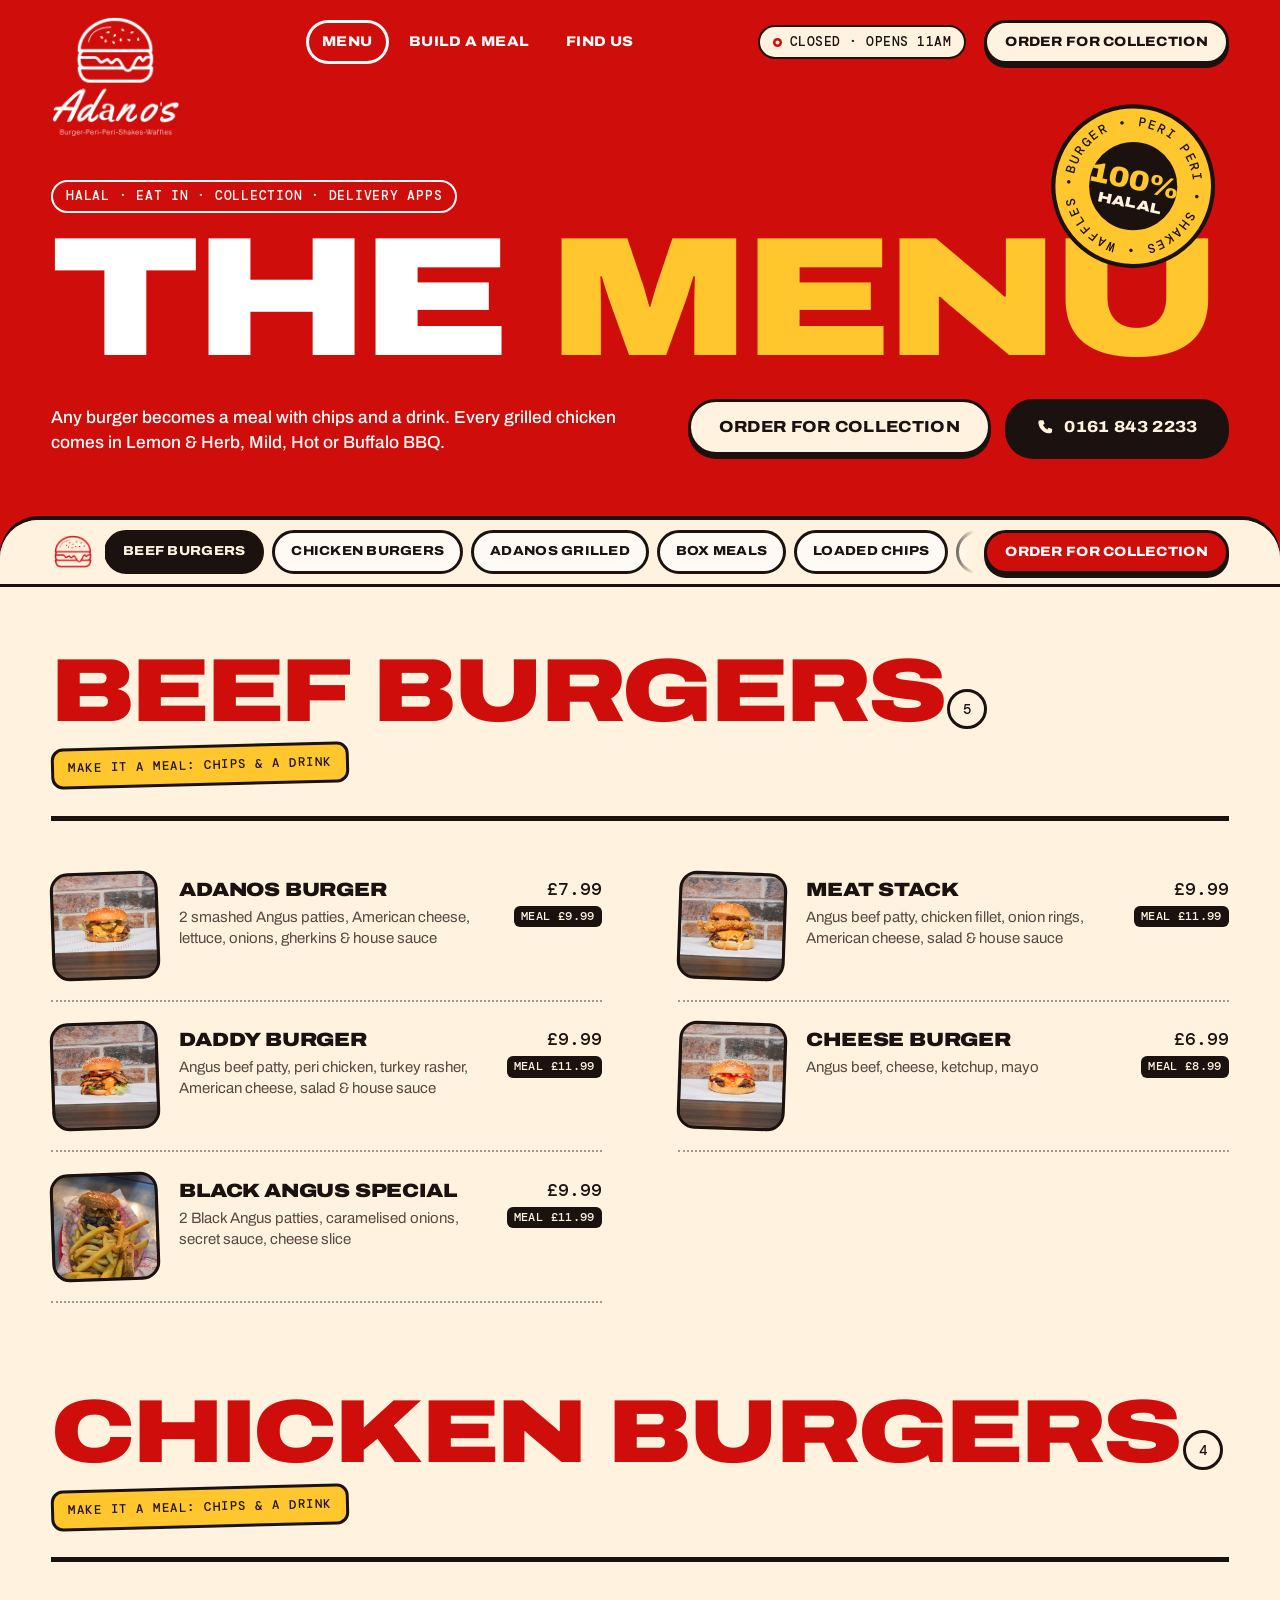
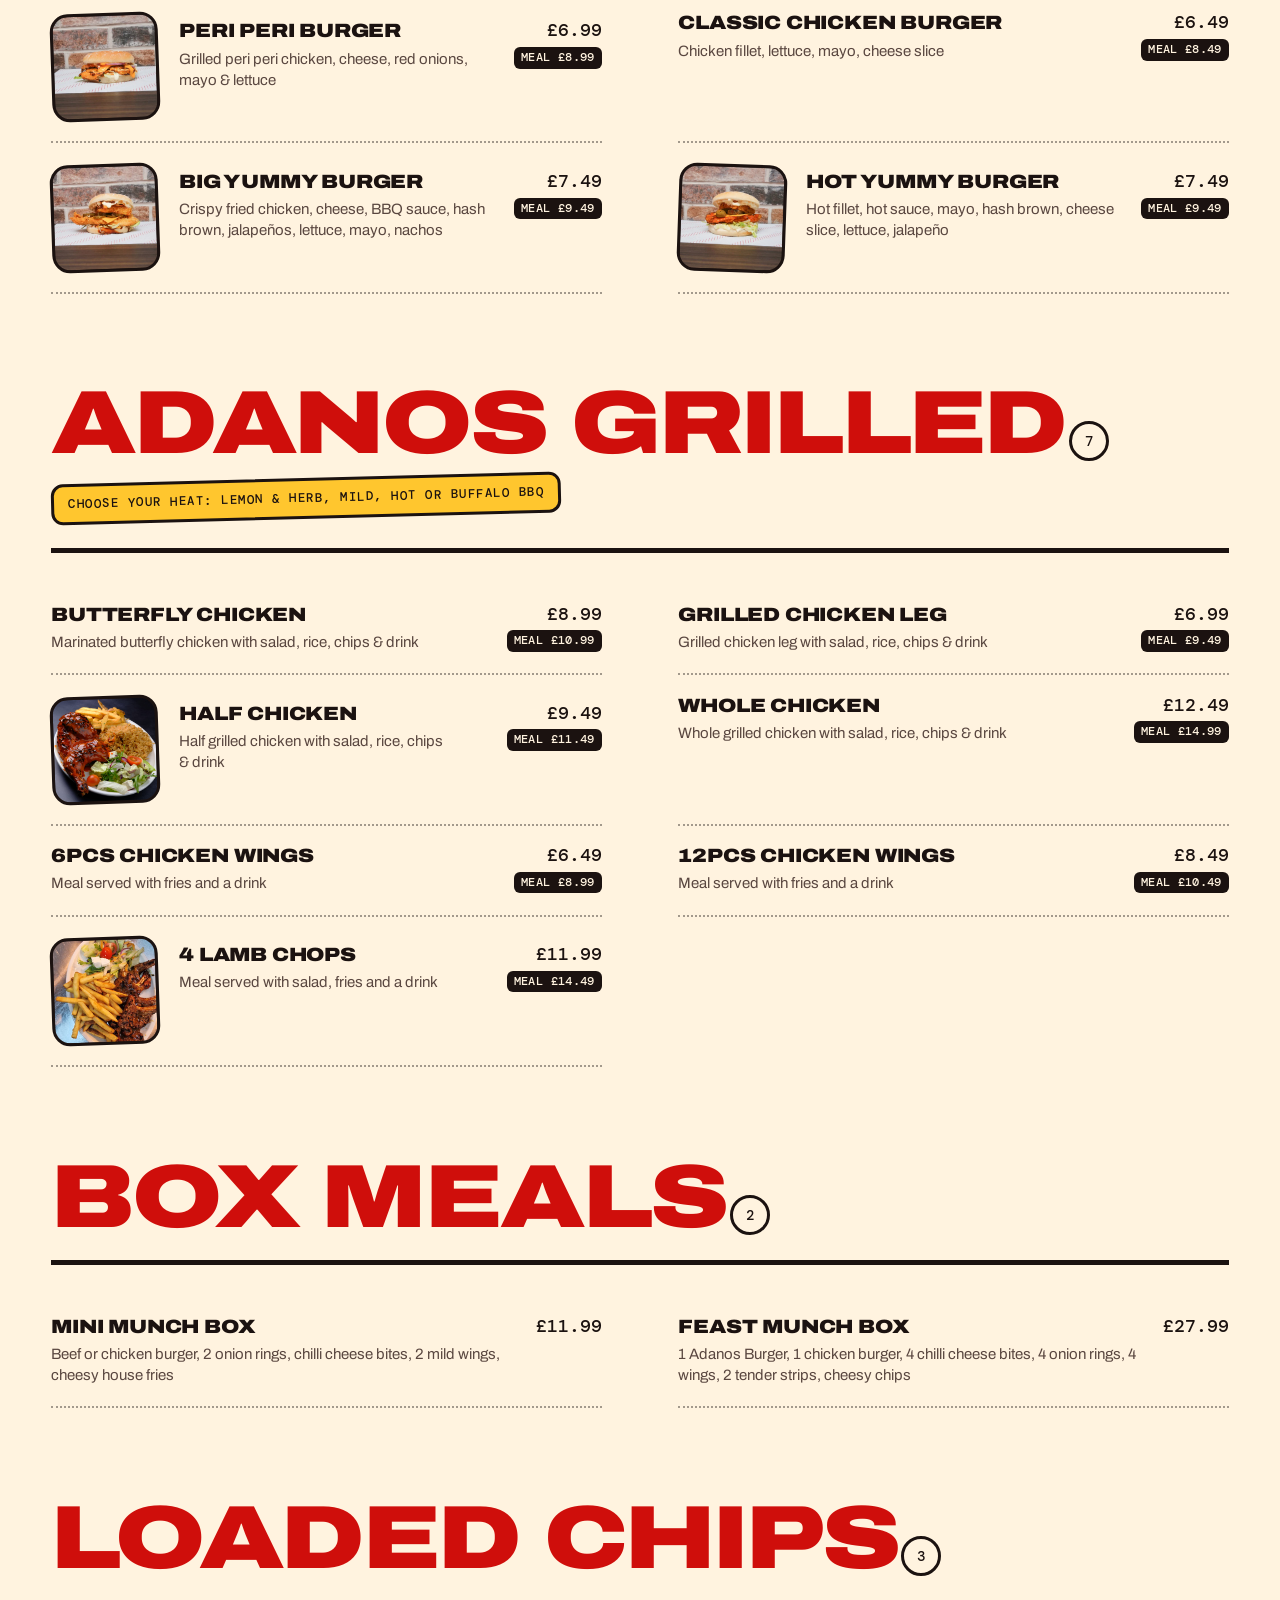
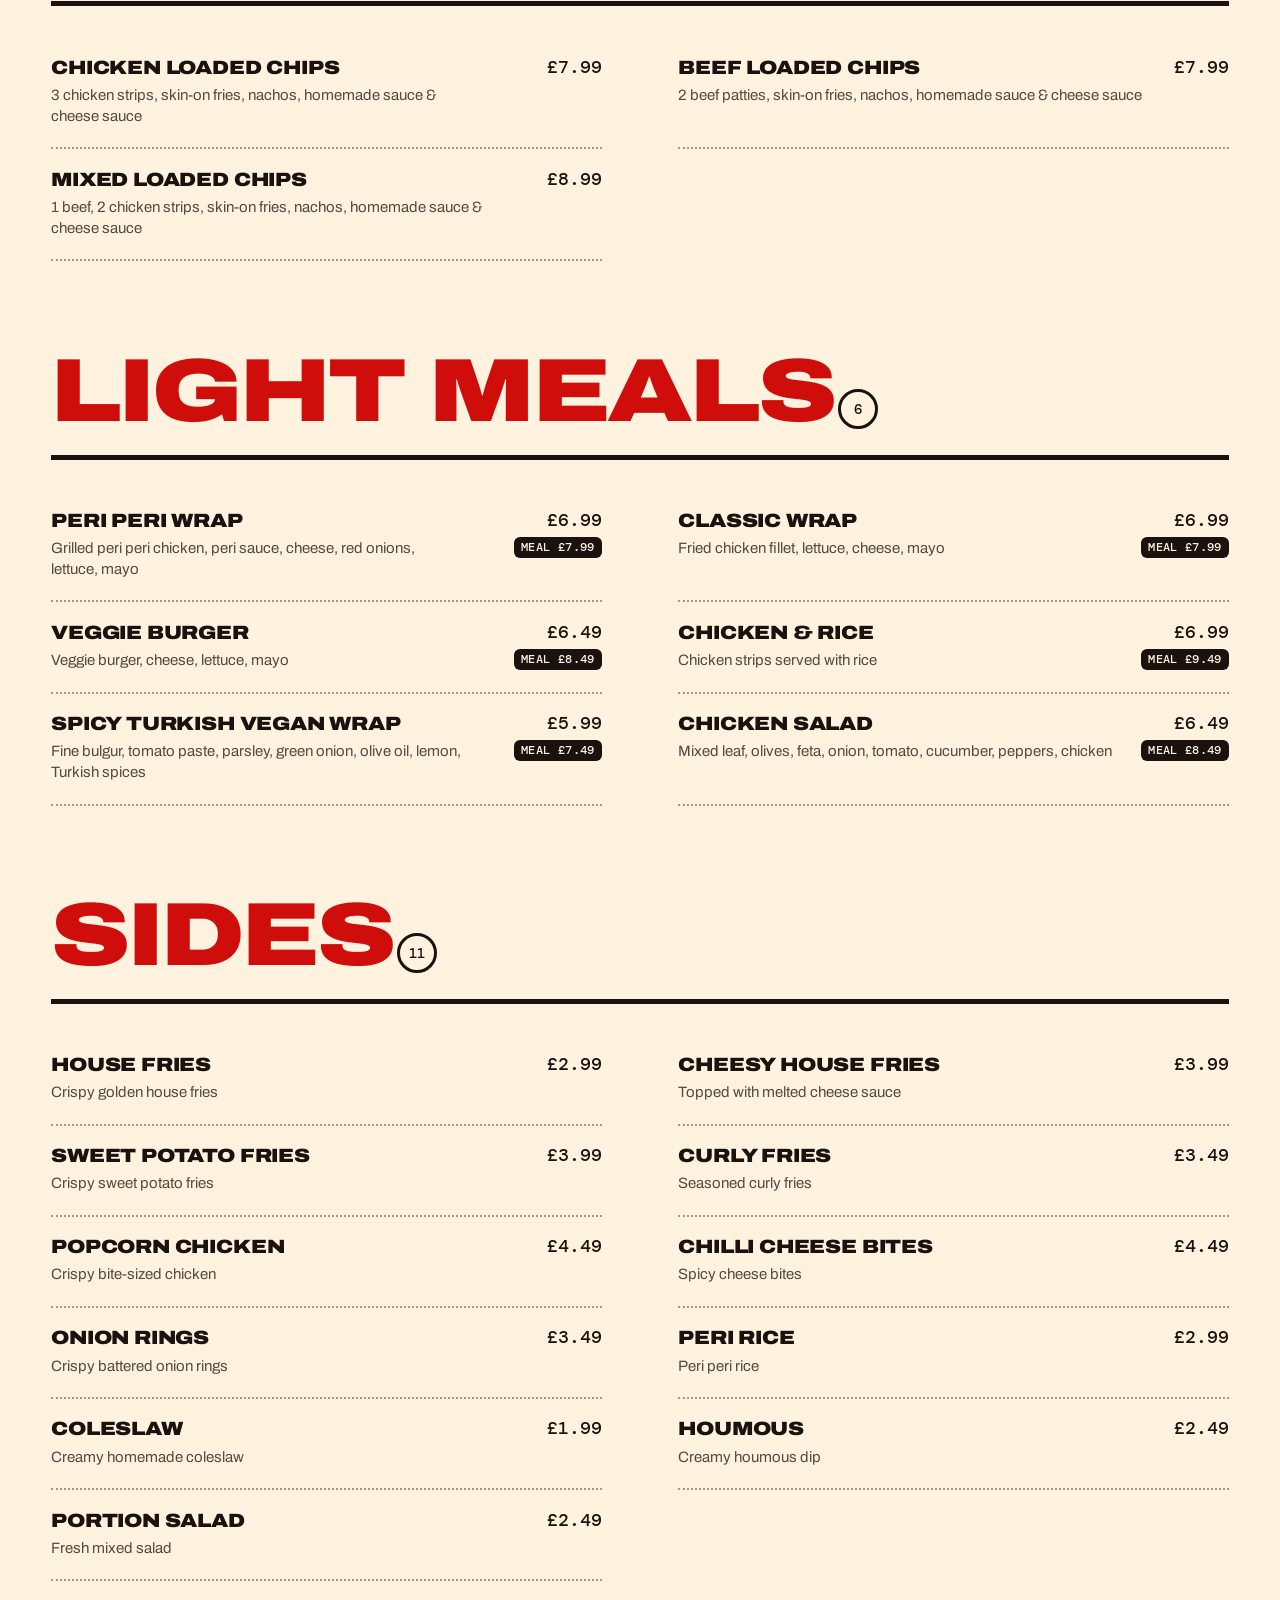
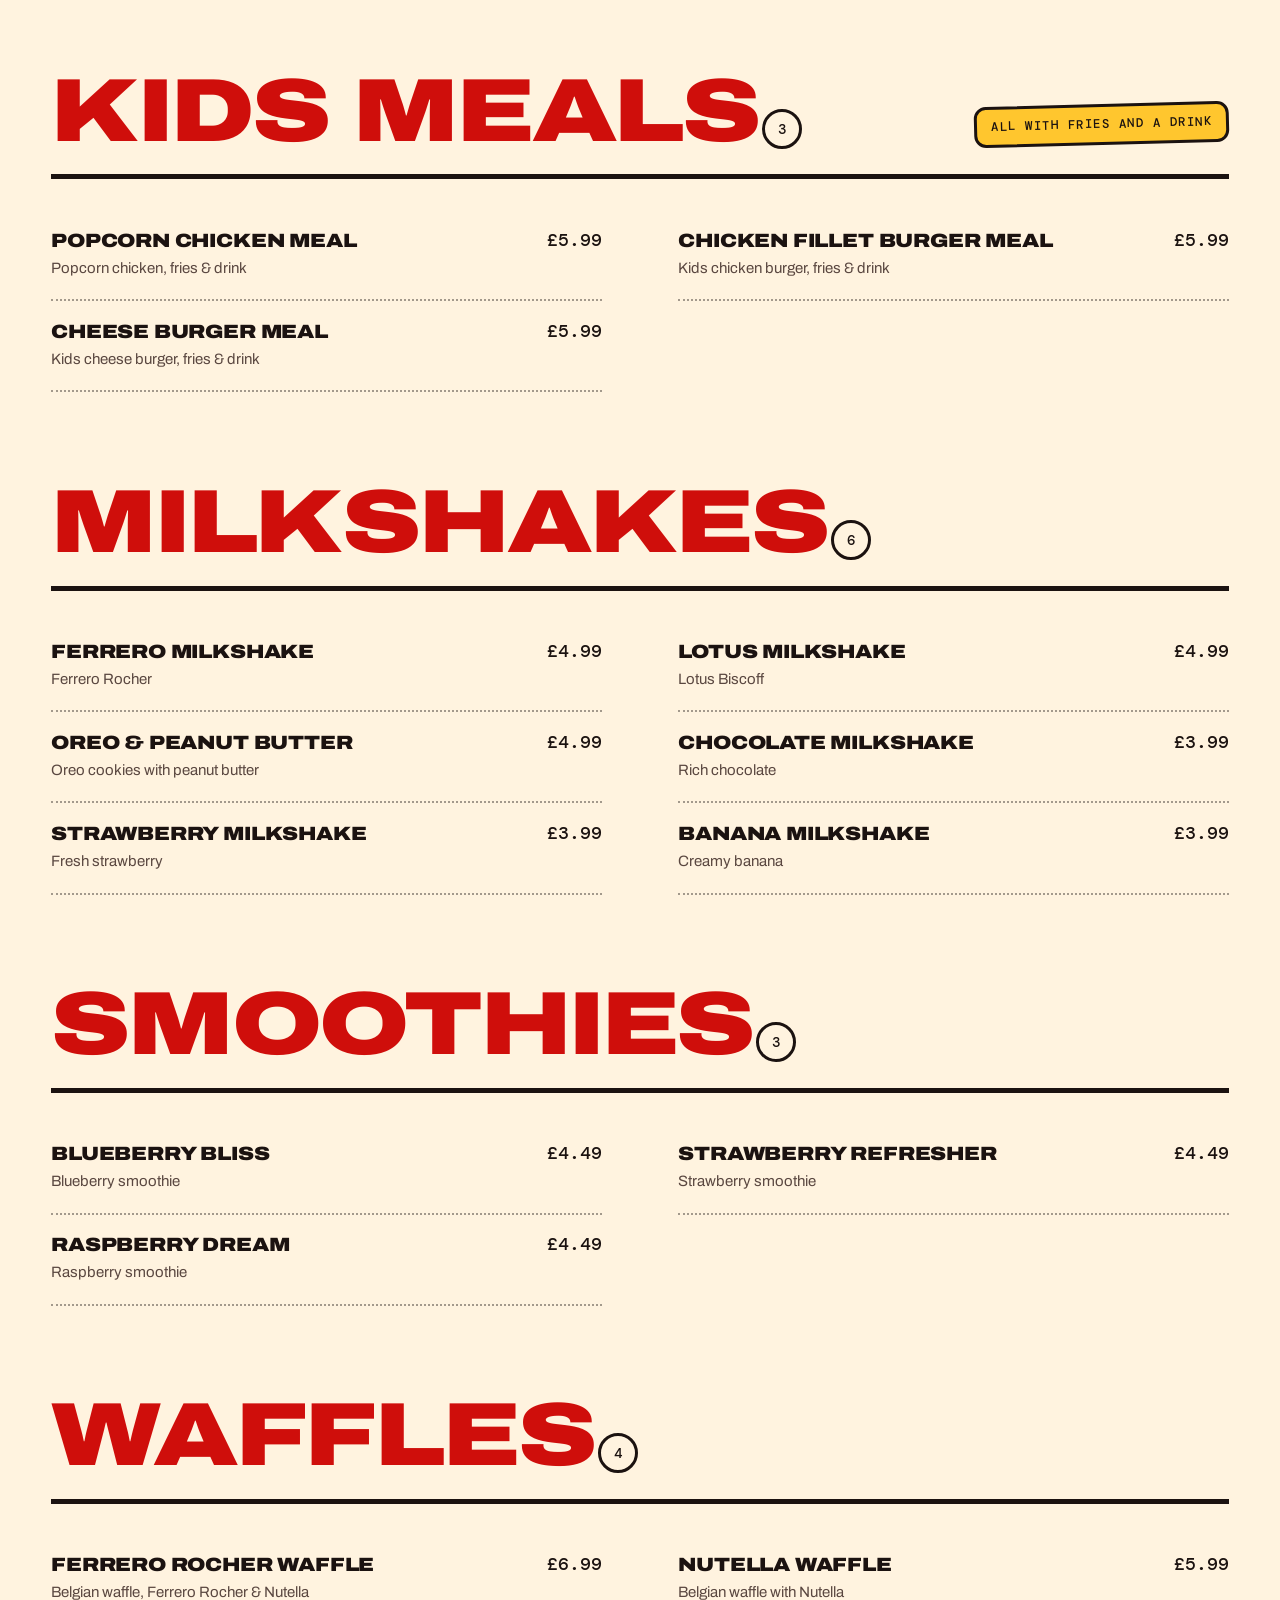
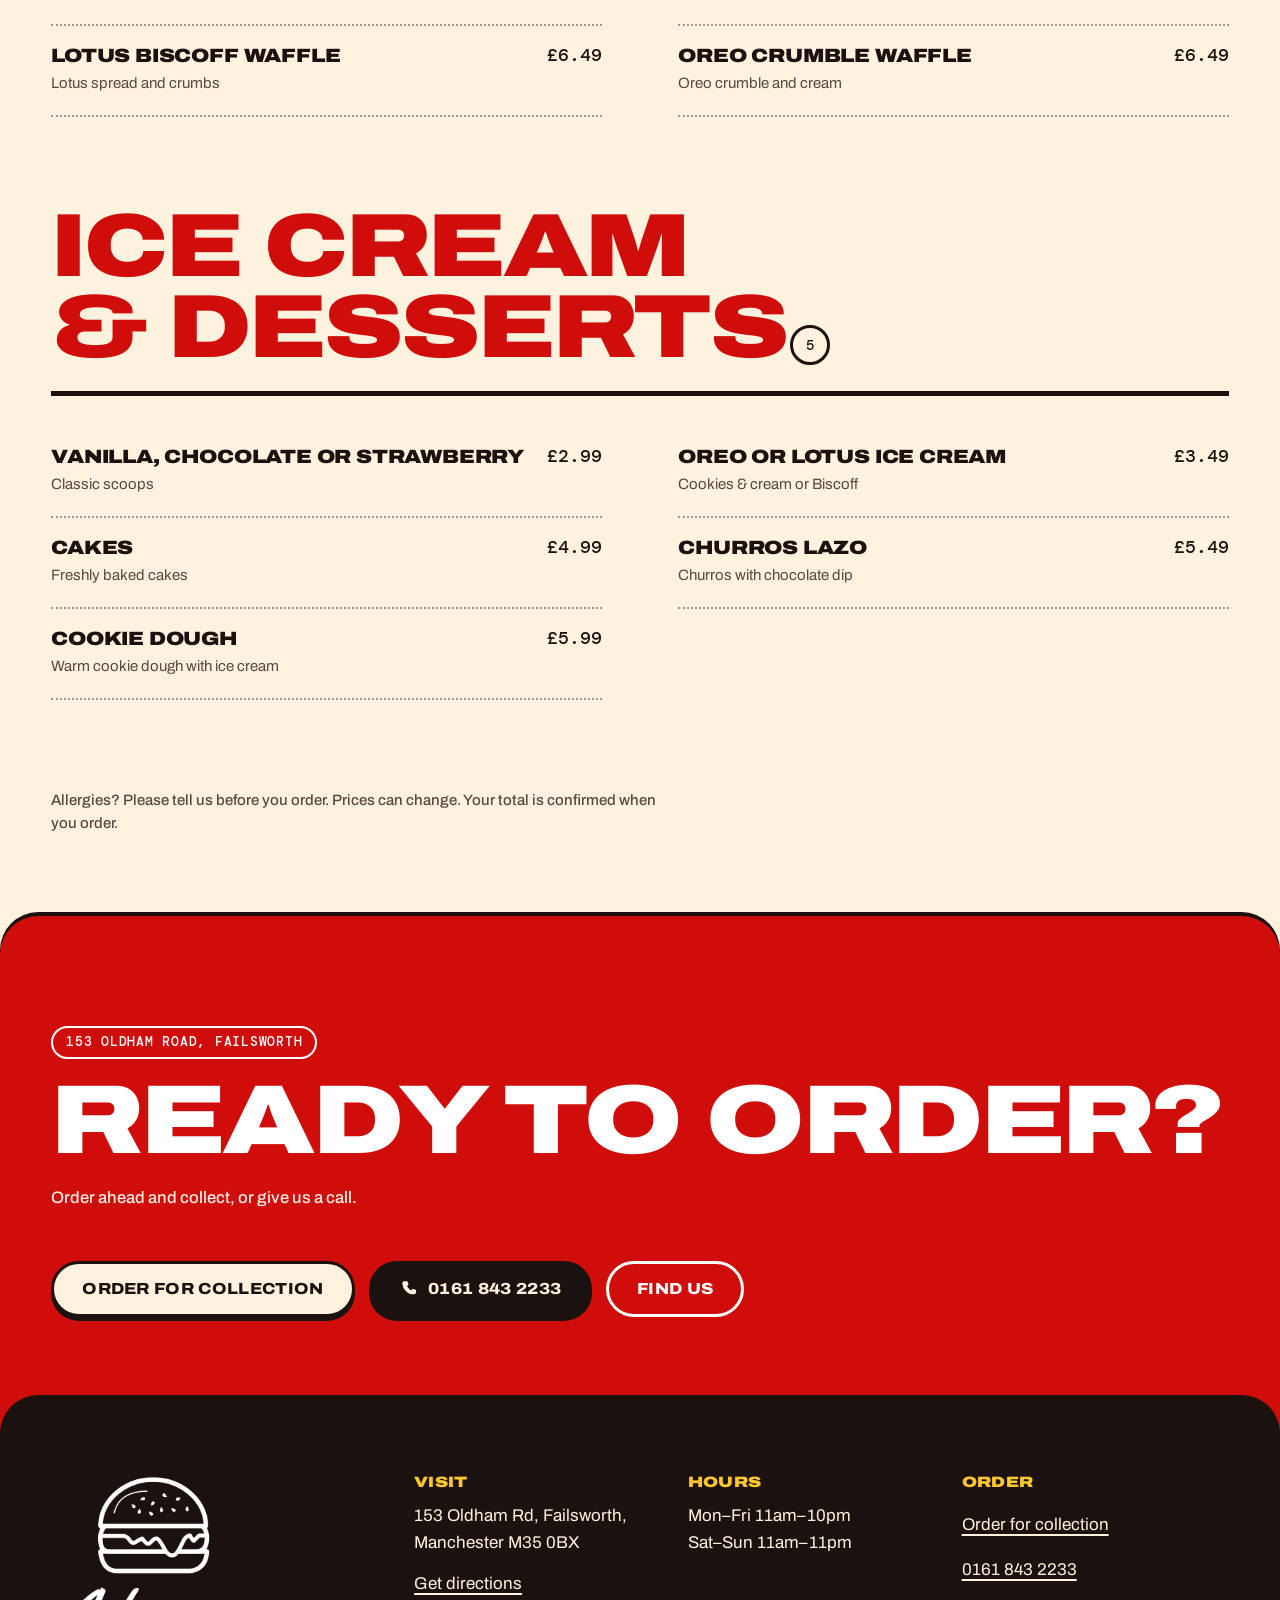
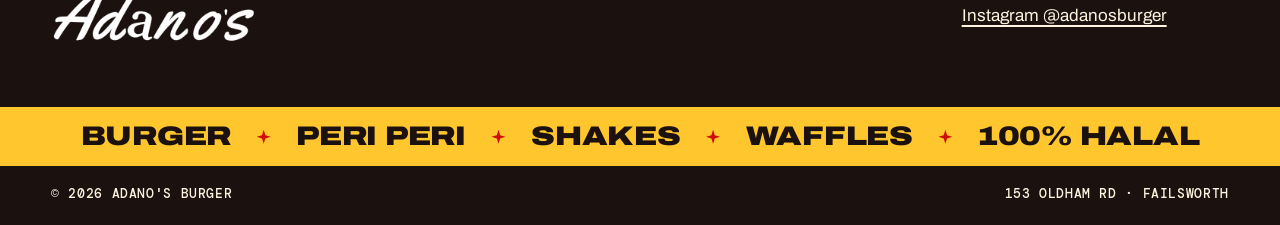
<file: red-top/menu.html>
<!doctype html>
<html lang="en-GB">
<head>
<meta charset="utf-8">
<meta name="robots" content="noindex, nofollow">
<meta name="viewport" content="width=device-width, initial-scale=1, viewport-fit=cover">
<title>Menu · Adano's Burger, Failsworth</title>
<meta name="description" content="The full Adano's menu: halal smashburgers, chicken burgers, peri peri grill, box meals, loaded chips, shakes, waffles and desserts, with prices.">
<meta name="theme-color" content="#CF0E0B">
<meta property="og:type" content="website">
<meta property="og:title" content="Menu · Adano's Burger">
<meta property="og:description" content="Halal smashburgers, peri peri grill, shakes, waffles and desserts, with prices.">
<meta property="og:image" content="assets/img/og-image.jpg">
<link rel="icon" href="assets/img/favicon-48.png" sizes="48x48">
<link rel="apple-touch-icon" href="assets/img/apple-touch-icon.png">
<link rel="preconnect" href="https://fonts.googleapis.com">
<link rel="preconnect" href="https://fonts.gstatic.com" crossorigin>
<link rel="stylesheet" href="https://fonts.googleapis.com/css2?family=Archivo:wdth,wght@62..125,400..900&family=DM+Mono:wght@400;500&display=swap">
<link rel="stylesheet" href="assets/css/site.css">
<script>
  // Before first paint: note that scripts run, and whether the device is happy with movement.
  (function (d) {
    d.classList.add('js');
    if (!matchMedia('(prefers-reduced-motion: reduce)').matches) d.classList.add('motion-ok');
  })(document.documentElement);
</script>
</head>
<body class="menu-page">
<a class="skip" href="#main">Skip to content</a>

<svg class="sprite" aria-hidden="true" focusable="false" width="0" height="0">
  <symbol id="i-arrow" viewBox="0 0 24 24"><path d="M4 12h15M13 5l7 7-7 7" fill="none" stroke="currentColor" stroke-width="3.2" stroke-linecap="round" stroke-linejoin="round"/></symbol>
  <symbol id="i-phone" viewBox="0 0 24 24"><path d="M6.6 3h3l1.6 4.6-2.1 1.5a12 12 0 0 0 5.8 5.8l1.5-2.1 4.6 1.6v3a2.6 2.6 0 0 1-2.6 2.6A15.4 15.4 0 0 1 3 5.6 2.6 2.6 0 0 1 5.6 3z" fill="currentColor"/></symbol>
</svg>

<header class="top" id="top">
  <div class="top-bar">
    <a class="brand" href="./" aria-label="Adano's Burger, home">
      <img class="brand-big" src="assets/img/logo-white-full.png" alt="" width="540" height="504">
      <span class="brand-small"><img src="assets/img/logo-red-icon.png" alt="" width="328" height="284"><img src="assets/img/logo-red-script.png" alt="" width="540" height="154"></span>
    </a>
    <nav class="nav" aria-label="Main"><a href="menu.html" aria-current="page">Menu</a><a href="./#meal">Build a meal</a><a href="./#visit">Find us</a></nav>
    <span class="status" data-status><i></i><span>Open daily from 11am</span></span>
    <a class="btn btn-red btn-s top-order" data-order href="tel:+441618432233">Order for collection</a>
    <button class="menu-btn" type="button" aria-expanded="false" aria-controls="sheet"><span data-menu-label>Menu</span><i aria-hidden="true"></i></button>
  </div>
  <div class="sheet" id="sheet" hidden>
    <nav aria-label="Pages"><a href="./">Home</a><a href="./#meal">Build a meal</a><a href="./#visit">Find us</a></nav>
    <div class="sheet-foot">
      <a class="btn btn-cream btn-l" data-order href="tel:+441618432233">Order for collection</a>
      <a class="btn btn-line btn-l" data-tel href="tel:+441618432233"><svg class="ic"><use href="#i-phone"/></svg><span data-phone>0161 843 2233</span></a>
    </div>
  </div>
</header>

<main id="main">
  <section class="pg mhead" data-tone="red" aria-labelledby="menu-title">
    <div class="wrap mhead-in">
      <p class="tag">Halal · Eat in · Collection · Delivery apps</p>
      <h1 class="d" id="menu-title">The <span>menu</span></h1>
      <div class="mhead-row">
        <p class="lede">Any burger becomes a meal with chips and a drink. Every grilled chicken comes in Lemon &amp; Herb, Mild, Hot or Buffalo BBQ.</p>
        <div class="ctas">
          <a class="btn btn-cream btn-l" data-order href="tel:+441618432233">Order for collection</a>
          <a class="btn btn-ink btn-l" data-tel href="tel:+441618432233"><svg class="ic"><use href="#i-phone"/></svg><span data-phone>0161 843 2233</span></a>
        </div>
      </div>
      <div class="badge" role="img" aria-label="100% halal">
        <svg viewBox="0 0 200 200" aria-hidden="true">
          <circle class="badge-disc" cx="100" cy="100" r="96"/>
          <g class="badge-ring">
            <path id="badge-path" d="M100 100m-72 0a72 72 0 1 1 144 0a72 72 0 1 1-144 0" fill="none"/>
            <text><textPath href="#badge-path" textLength="446" lengthAdjust="spacing">Burger • Peri Peri • Shakes • Waffles •</textPath></text>
          </g>
          <circle class="badge-core" cx="100" cy="100" r="53"/>
          <text class="badge-big" x="100" y="104" text-anchor="middle">100%</text>
          <text class="badge-small" x="100" y="126" text-anchor="middle">Halal</text>
        </svg>
      </div>
    </div>
  </section>

  <section class="pg mbody" data-tone="cream" aria-label="The menu">
    <div class="catbar" id="catbar">
      <a class="brand-mini" href="./" aria-label="Adano's Burger, home"><img src="assets/img/logo-red-icon.png" alt="" width="328" height="284"></a>
      <nav class="cat-scroll" id="cats" aria-label="Menu sections"></nav>
      <a class="btn btn-red btn-s" data-order href="tel:+441618432233">Order for collection</a>
    </div>
    <div class="wrap">
      <div id="groups">
        <noscript><p class="nojs-note">The menu loads with JavaScript. Call 0161 843 2233 and we'll talk you through it.</p></noscript>
      </div>
      <p class="menu-foot">Allergies? Please tell us before you order. Prices can change. Your total is confirmed when you order.</p>
    </div>
  </section>

  <section class="pg band" data-tone="red" aria-labelledby="band-title">
    <div class="wrap">
      <div class="sec-head">
        <p class="tag">153 Oldham Road, Failsworth</p>
        <h2 class="d h2" id="band-title" style="--fit:8.3"><span style="--fit:22.1">Ready</span> <span style="--fit:13.5">to order?</span></h2>
        <p class="sec-side">Order ahead and collect, or give us a call.</p>
      </div>
      <div class="ctas">
        <a class="btn btn-cream btn-l" data-order href="tel:+441618432233">Order for collection</a>
        <a class="btn btn-ink btn-l" data-tel href="tel:+441618432233"><svg class="ic"><use href="#i-phone"/></svg><span data-phone>0161 843 2233</span></a>
        <a class="btn btn-line btn-l" href="./#visit">Find us</a>
      </div>
    </div>
  </section>
</main>

<footer class="pg foot" data-tone="ink">
  <div class="wrap">
    <div class="foot-grid">
      <div class="foot-brand">
        <span class="foot-logo"><img src="assets/img/logo-white-icon.png" alt="" width="328" height="284" loading="lazy"><img src="assets/img/logo-white-script.png" alt="Adano's" width="540" height="154" loading="lazy"></span>
      </div>
      <div><h2 class="foot-h">Visit</h2><p data-address>153 Oldham Rd, Failsworth, Manchester M35 0BX</p><p><a data-maps href="https://www.google.com/maps/search/?api=1&amp;query=153+Oldham+Rd+Failsworth+M35+0BX" target="_blank" rel="noopener">Get directions</a></p></div>
      <div><h2 class="foot-h">Hours</h2><p>Mon–Fri 11am–10pm<br>Sat–Sun 11am–11pm</p></div>
      <div><h2 class="foot-h">Order</h2><p><a data-order href="tel:+441618432233">Order for collection</a><br><a data-tel href="tel:+441618432233" data-phone>0161 843 2233</a><br><a data-instagram href="https://www.instagram.com/adanosburger/" target="_blank" rel="noopener">Instagram @adanosburger</a></p></div>
    </div>
  </div>
  <ul class="foot-band" aria-label="Adano's: burger, peri peri, shakes, waffles"><li>Burger</li><li>Peri Peri</li><li>Shakes</li><li>Waffles</li><li>100% halal</li></ul>
  <div class="wrap foot-base"><span>© <span data-year>2026</span> Adano's Burger</span><span>153 Oldham Rd · Failsworth</span></div>
</footer>

<div class="mbar">
  <div class="mbar-row">
    <a class="btn btn-red" data-order href="tel:+441618432233">Order for collection</a>
    <a class="btn btn-cream" data-tel href="tel:+441618432233"><svg class="ic"><use href="#i-phone"/></svg>Call</a>
  </div>
</div>
<div class="toast" id="toast" role="status" aria-live="polite"></div>

<script src="assets/js/menu.js"></script>
<script src="assets/js/site.js"></script>
<script src="assets/js/menu-page.js"></script>
</body>
</html>
</file>
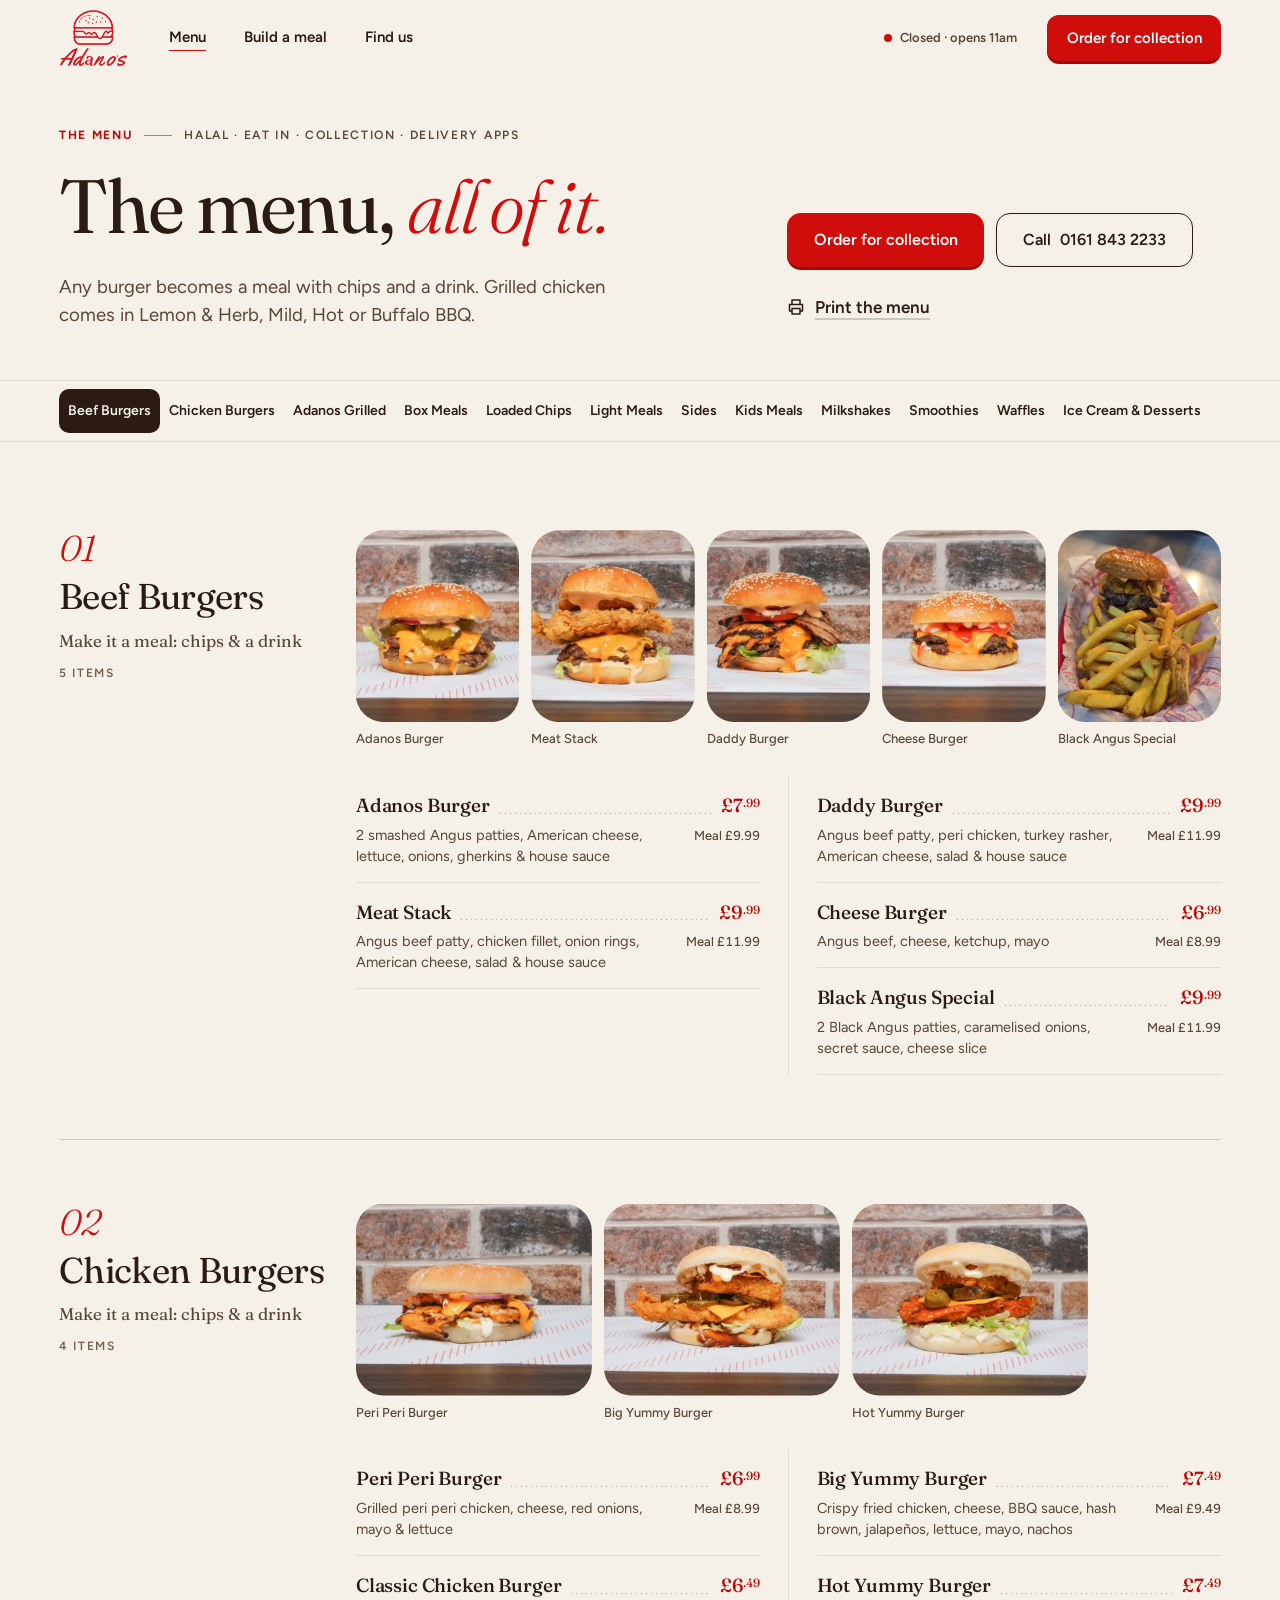
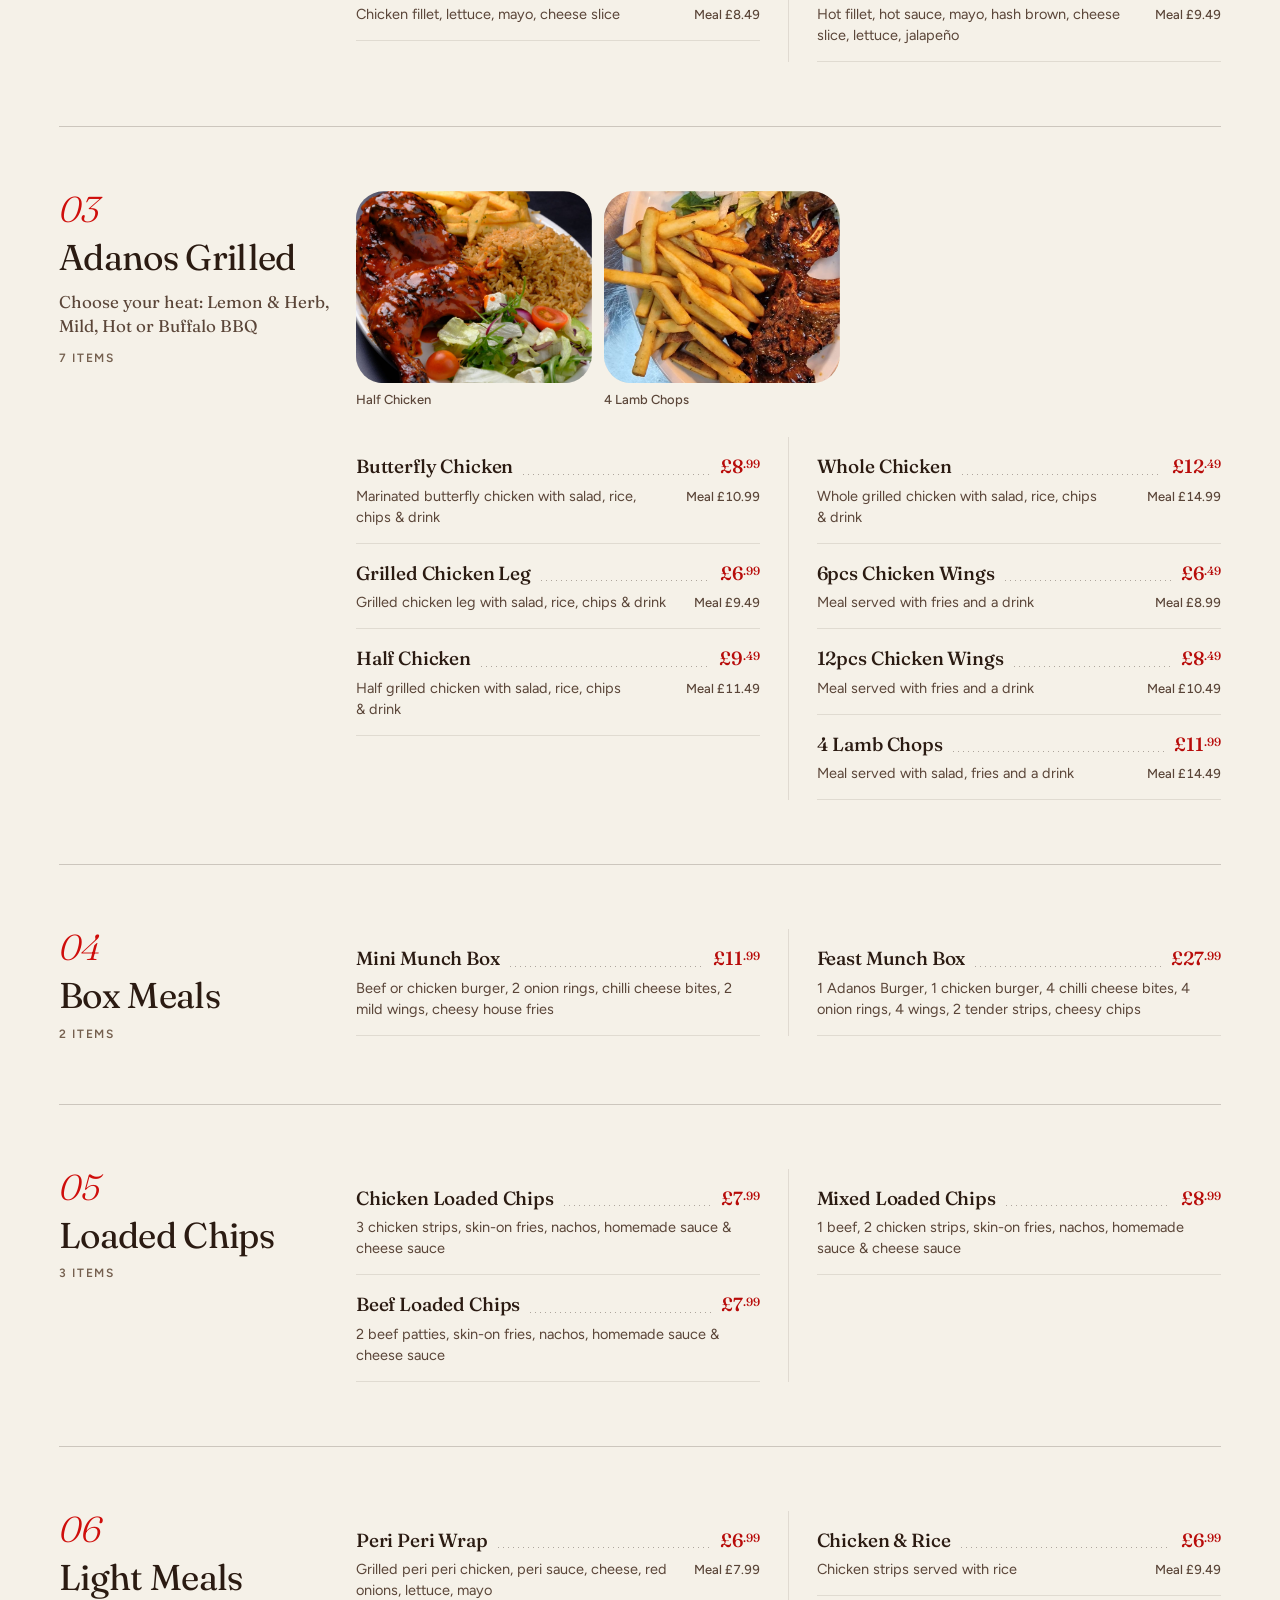
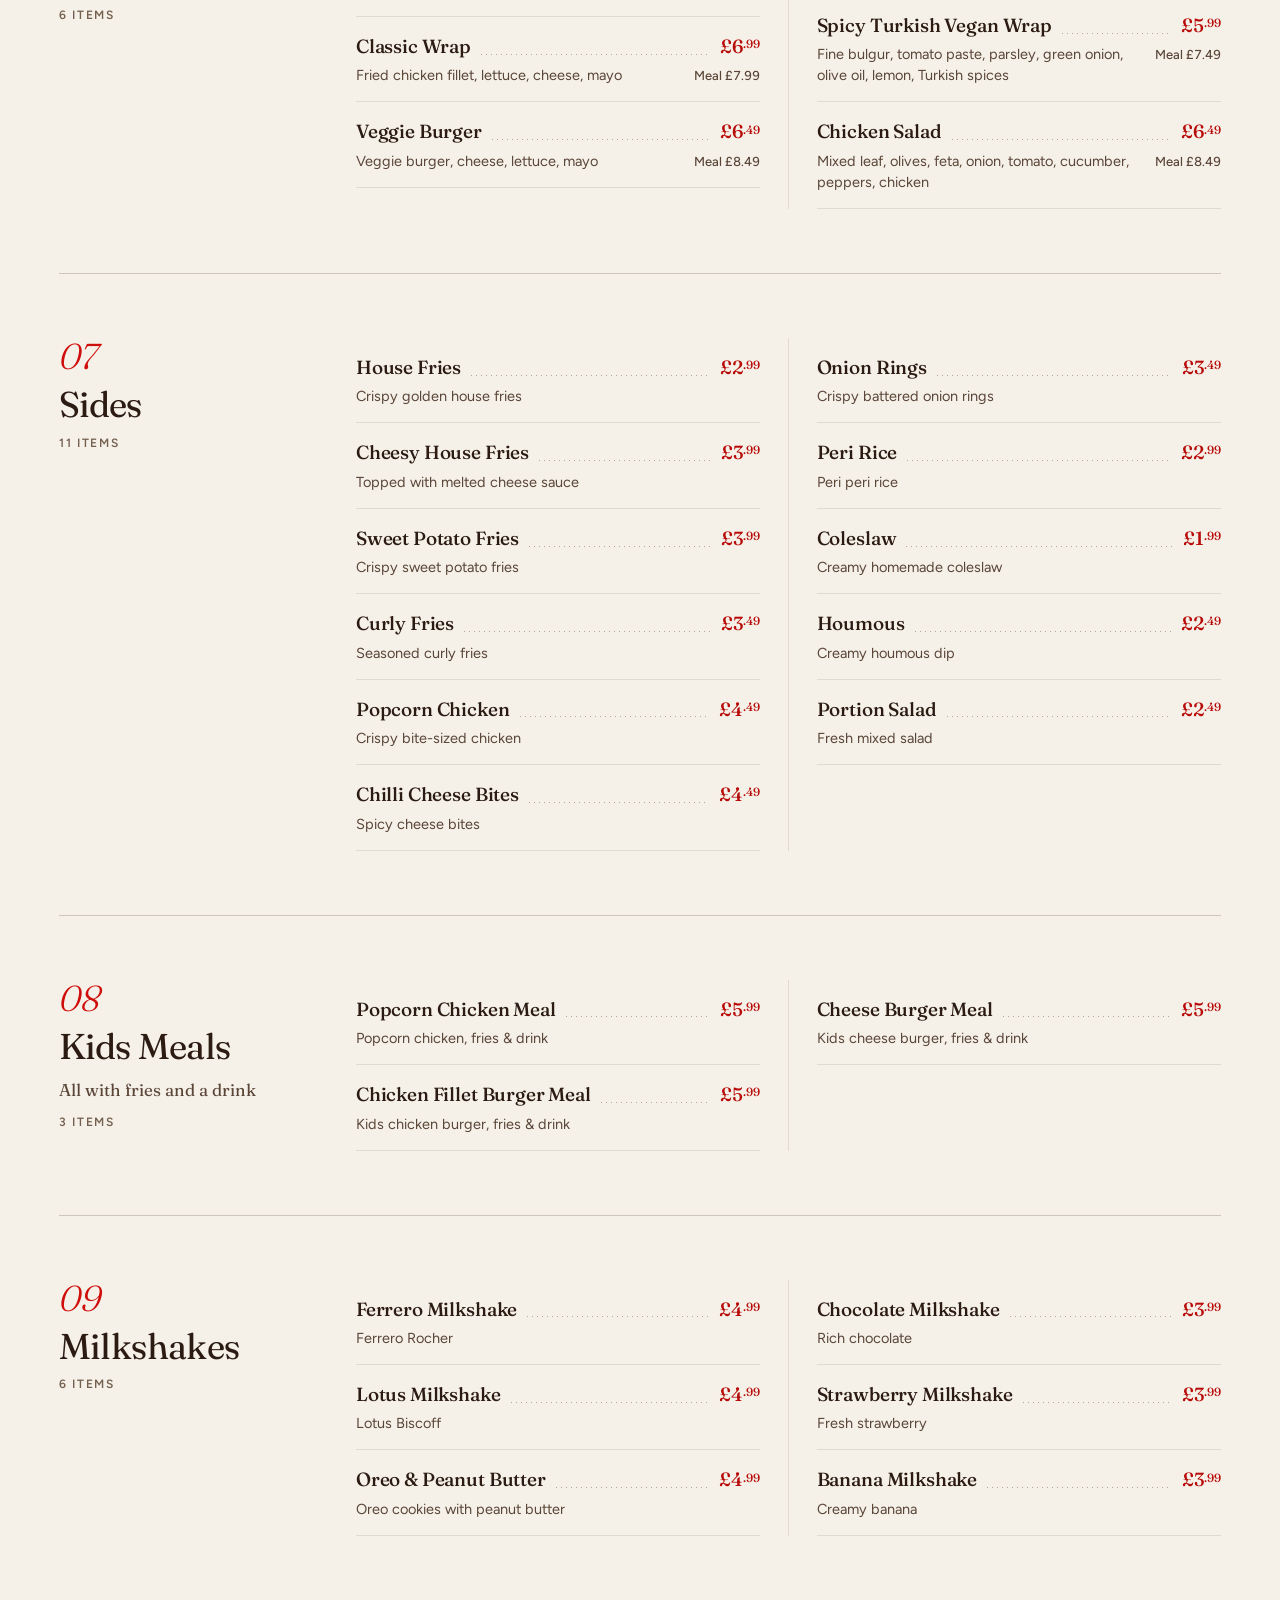
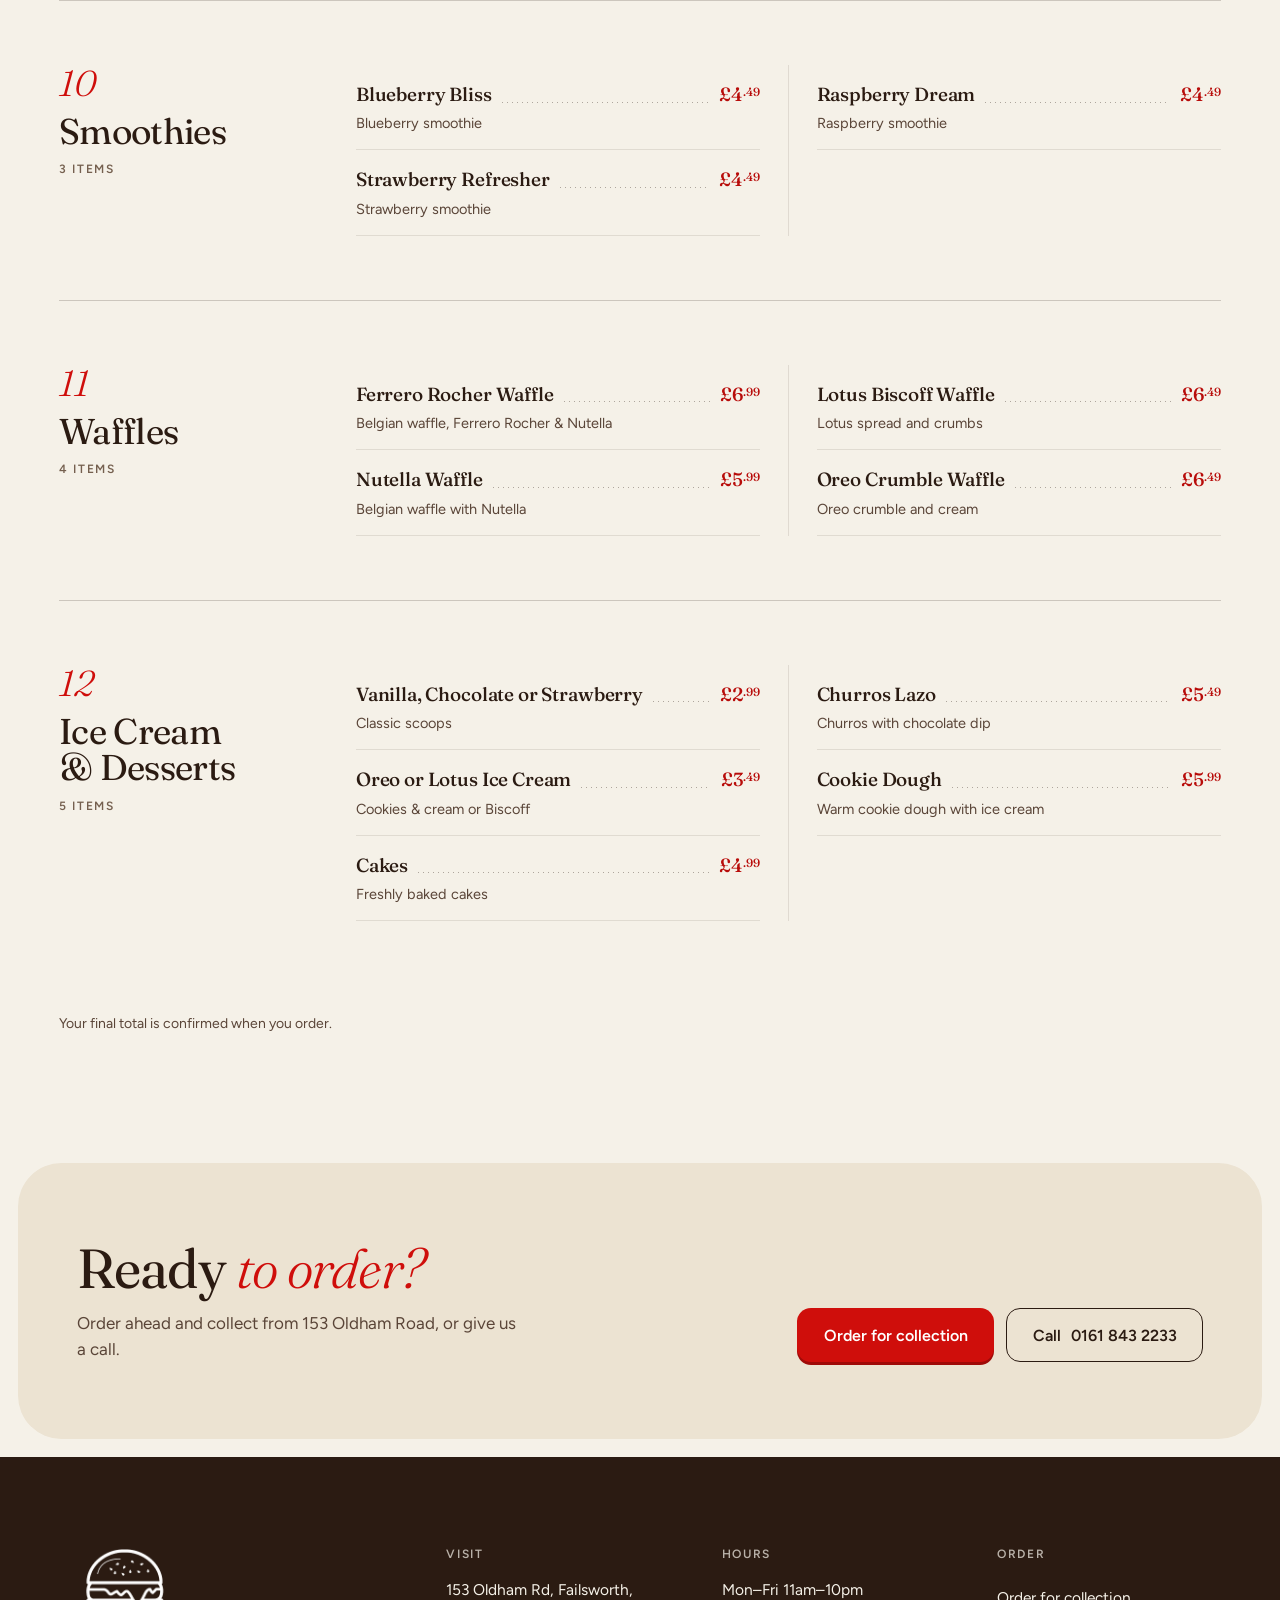
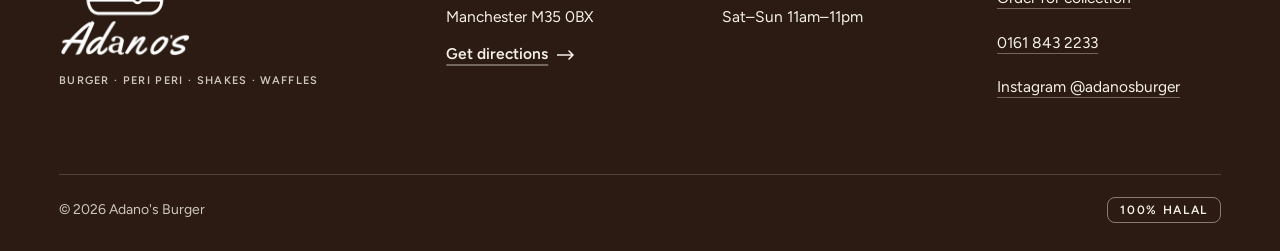
<file: tile-booth/menu.html>
<!doctype html>
<html lang="en-GB">
<head>
<meta charset="utf-8">
<meta name="robots" content="noindex, nofollow">
<meta name="viewport" content="width=device-width, initial-scale=1, viewport-fit=cover">
<title>Menu · Adano's Burger, Failsworth</title>
<meta name="description" content="The full Adano's menu: halal smashburgers, chicken burgers, peri peri grill, box meals, loaded chips, shakes, waffles and desserts, with prices.">
<meta name="theme-color" content="#F5F1E8">
<meta property="og:type" content="website">
<meta property="og:title" content="Menu · Adano's Burger">
<meta property="og:description" content="Halal smashburgers, peri peri grill, shakes, waffles and desserts, with prices.">
<meta property="og:image" content="assets/img/og-image.jpg">
<link rel="icon" href="assets/img/favicon-48.png" sizes="48x48">
<link rel="apple-touch-icon" href="assets/img/apple-touch-icon.png">
<link rel="preconnect" href="https://fonts.googleapis.com">
<link rel="preconnect" href="https://fonts.gstatic.com" crossorigin>
<link rel="stylesheet" href="https://fonts.googleapis.com/css2?family=Figtree:wght@400..700&family=Fraunces:ital,opsz,wght,SOFT@0,9..144,400..500,100;1,72,300,100&display=swap">
<link rel="stylesheet" href="assets/css/site.css">
<script>document.documentElement.classList.add('js');</script>
</head>
<body class="menu-page">
<a class="skip" href="#main">Skip to content</a>

<header class="top">
  <div class="wrap top-in">
    <a class="logo" href="./" aria-label="Adano's Burger, home"><img src="assets/img/logo-red-mark.png" alt="Adano's" width="272" height="228"></a>
    <nav class="nav" aria-label="Main">
      <a href="menu.html" aria-current="page">Menu</a>
      <button class="nav-more" type="button" aria-expanded="false" aria-controls="nav-extra" data-nav-more><span class="vh">More links</span></button>
      <div class="nav-extra" id="nav-extra">
        <a href="./#meal">Build a meal</a>
        <a href="./#visit">Find us</a>
        <a class="nav-call" data-tel href="tel:+441618432233">Call <span data-phone>0161 843 2233</span></a>
      </div>
    </nav>
    <p class="status" data-status><i aria-hidden="true"></i><span>Open daily from 11am</span><span class="st-short" aria-hidden="true"></span></p>
    <a class="btn btn-red btn-sm top-order" data-order href="tel:+441618432233">Order for collection</a>
  </div>
</header>

<main id="main">
  <section class="mhead" aria-labelledby="menu-title">
    <div class="wrap mhead-grid">
      <div>
        <p class="label"><b>The menu</b> Halal · Eat in · Collection · Delivery apps</p>
        <h1 id="menu-title">The menu, <em>all of it.</em></h1>
        <p class="lede">Any burger becomes a meal with chips and a drink. Grilled chicken comes in Lemon &amp; Herb, Mild, Hot or Buffalo BBQ.</p>
        <p class="print-only print-head">Adano's Burger · 153 Oldham Rd, Failsworth, Manchester M35 0BX · 0161 843 2233 · Mon–Fri 11am–10pm, Sat–Sun 11am–11pm · 100% halal</p>
      </div>
      <div class="mhead-side">
        <div class="ctas">
          <a class="btn btn-red" data-order href="tel:+441618432233">Order for collection</a>
          <a class="btn btn-line" data-tel href="tel:+441618432233">Call <span data-phone>0161 843 2233</span></a>
        </div>
        <button type="button" class="print-link" data-print data-needs-js>Print the menu</button>
      </div>
    </div>
  </section>

  <noscript>
    <div class="wrap"><p class="nojs">The menu and prices load with JavaScript. Without it, call us on <a href="tel:+441618432233">0161 843 2233</a> to order, or come in: 153 Oldham Rd, Failsworth, Manchester M35 0BX.</p></div>
  </noscript>

  <nav class="mcats" aria-label="Menu sections" data-needs-js>
    <div class="mcats-in">
      <button type="button" class="mcats-arrow mcats-arrow--l" data-mcats-prev hidden><span class="vh">Earlier sections</span></button>
      <div class="mcats-row" id="mcats"></div>
      <button type="button" class="mcats-arrow mcats-arrow--r" data-mcats-next hidden><span class="vh">More sections</span></button>
    </div>
  </nav>

  <div class="mmenu" data-needs-js>
    <div class="wrap">
      <div id="msecs"></div>
      <!-- The menu is built here, before the browser reaches anything below it, so nothing jumps. -->
      <script src="assets/js/menu.js"></script>
      <script src="assets/js/site.js"></script>
      <script src="assets/js/menu-page.js"></script>
      <p class="mfoot">Your final total is confirmed when you order.</p>
    </div>
  </div>

  <section class="band" aria-labelledby="band-title">
    <div class="band-in">
      <div class="wrap band-grid">
        <div>
          <h2 id="band-title">Ready <em>to order?</em></h2>
          <p>Order ahead and collect from 153 Oldham Road, or give us a call.</p>
        </div>
        <div class="ctas">
          <a class="btn btn-red" data-order href="tel:+441618432233">Order for collection</a>
          <a class="btn btn-line" data-tel href="tel:+441618432233">Call <span data-phone>0161 843 2233</span></a>
        </div>
      </div>
    </div>
  </section>
</main>

<footer class="foot">
  <div class="wrap">
    <div class="foot-grid">
      <div class="foot-brand">
        <img src="assets/img/logo-white-mark.png" alt="Adano's" width="272" height="228" loading="lazy">
        <p>Burger · Peri Peri · Shakes · Waffles</p>
      </div>
      <div>
        <h2 class="label">Visit</h2>
        <p data-address>153 Oldham Rd, Failsworth, Manchester M35 0BX</p>
        <p><a class="go" data-maps href="https://www.google.com/maps/search/?api=1&amp;query=153+Oldham+Rd+Failsworth+M35+0BX" target="_blank" rel="noopener">Get directions</a></p>
      </div>
      <div>
        <h2 class="label">Hours</h2>
        <p>Mon–Fri 11am–10pm<br>Sat–Sun 11am–11pm</p>
      </div>
      <div>
        <h2 class="label">Order</h2>
        <p><a data-order href="tel:+441618432233">Order for collection</a><br><a data-tel href="tel:+441618432233"><span data-phone>0161 843 2233</span></a><br><a data-instagram href="https://www.instagram.com/adanosburger/" target="_blank" rel="noopener">Instagram @adanosburger</a></p>
      </div>
    </div>
    <div class="foot-base"><span>© <span data-year>2026</span> Adano's Burger</span><span class="halal">100% halal</span></div>
  </div>
</footer>

<div class="mbar" data-mbar>
  <a class="btn btn-red" data-order href="tel:+441618432233">Order for collection</a>
  <a class="btn btn-line" data-tel href="tel:+441618432233">Call</a>
</div>
<div class="toast" id="toast" role="status" aria-live="polite"></div>

<script src="assets/js/motion.js"></script>
</body>
</html>
</file>
<file: after-dark/assets/css/site.css>
/* Adano's Burger. Oldham Road after dark: near-black and warm browns, the brand red as light, white type.
   Lit surfaces (the film frame, the red sauce board, the tiled room) are rounded panels set into the dark page.
   html.moving (set in the page head) allows the opening sequence; html.fx (set by motion.js) allows scroll effects.
   Without either, and with reduced motion, everything is still and visible. */
:root{
  --red:#CF0E0B; --red-hi:#E2130F; --red-deep:#A50A07; --ember:#FF6B5E;
  --black:#0C0908; --ink:#14100E; --ink-2:#1D1613; --ink-3:#2A201B; --wood:#8B6044;
  --paper:#F7F3EE; --tile:#FFFDFA; --grout:#E3D9CE; --line:#E1D6CB; --muted:#695C55;
  --dim:rgba(255,255,255,.7); --hair:rgba(255,255,255,.14); --ok:#3DDC84; --focus:#FFC400;
  --text:"Bricolage Grotesque",system-ui,-apple-system,"Segoe UI",sans-serif;
  --display:"Big Shoulders Display","Display Fallback","Arial Narrow",sans-serif;
  --fs-h1:clamp(60px,8.4vw,150px); --fs-h2:clamp(46px,6.4vw,104px); --fs-h3:clamp(30px,2.5vw,36px);
  --head:64px; --cats:61px; --gut:16px; --inset:8px; --seam:22px; --r:16px; --r-sm:10px;
  --sec:clamp(76px,10vw,140px); --ease:cubic-bezier(.2,.7,.2,1);
  --grain:url("data:image/svg+xml,%3Csvg xmlns='http://www.w3.org/2000/svg' width='220' height='220'%3E%3Cfilter id='n'%3E%3CfeTurbulence type='fractalNoise' baseFrequency='.85' numOctaves='2' stitchTiles='stitch'/%3E%3CfeColorMatrix values='0 0 0 0 1 0 0 0 0 1 0 0 0 0 1 .055 0 0 0 0'/%3E%3C/filter%3E%3Crect width='100%25' height='100%25' filter='url(%23n)'/%3E%3C/svg%3E");
  --tiles:url("data:image/svg+xml,%3Csvg xmlns='http://www.w3.org/2000/svg' width='96' height='48'%3E%3Cpath d='M0 .5h96M0 24.5h96M.5 0v24M48.5 24v24' stroke='%23E3D9CE' fill='none'/%3E%3C/svg%3E");
  --tick:url("data:image/svg+xml,%3Csvg xmlns='http://www.w3.org/2000/svg' viewBox='0 0 20 20'%3E%3Cpath d='M5.2 10.4l3.2 3.2 6.4-7' fill='none' stroke='%23fff' stroke-width='2.2' stroke-linecap='round' stroke-linejoin='round'/%3E%3C/svg%3E");
}
@media (min-width:760px){:root{--gut:32px;--inset:12px;--seam:30px;--r:20px;--r-sm:12px}}
@media (min-width:900px){:root{--head:76px}}
@media (min-width:1280px){:root{--gut:40px;--inset:16px;--seam:36px}}

/* A system face squeezed to the width of the signage face, so headings barely move when the web font arrives. */
@font-face{font-family:"Display Fallback";src:local("Impact");font-weight:900;size-adjust:94%}

*,*::before,*::after{box-sizing:border-box}
html{-webkit-text-size-adjust:100%;scroll-padding-top:calc(var(--head) + 12px);background:var(--black);color-scheme:dark}
body{margin:0;background:var(--grain),var(--ink-2);color:#fff;font:400 17px/1.55 var(--text);-webkit-font-smoothing:antialiased;overflow-x:hidden;overflow-x:clip}
img,video,svg{display:block;max-width:100%}
a{color:inherit}
h1,h2,h3{margin:0;font-family:var(--display);font-weight:900;text-transform:uppercase;letter-spacing:.005em;line-height:.88}
h1,h2,h3{text-wrap:balance}
h2{font-size:var(--fs-h2)}
h3{font-size:var(--fs-h3);line-height:.95}
p{margin:0 0 1em;text-wrap:pretty}
ul,ol{margin:0;padding:0;list-style:none}
button{font:inherit;color:inherit}
.wrap{width:100%;max-width:1360px;margin-inline:auto;padding-inline:max(var(--gut),env(safe-area-inset-left)) max(var(--gut),env(safe-area-inset-right))}
.sr{position:absolute;width:1px;height:1px;margin:-1px;padding:0;overflow:hidden;clip-path:inset(50%);white-space:nowrap;border:0}
.skip{position:absolute;left:-999px;top:0;z-index:100;padding:12px 18px;border-radius:0 0 10px 10px;background:var(--focus);color:#111;font-weight:700;text-decoration:none}
.skip:focus{left:var(--gut)}
:focus-visible{outline:3px solid var(--focus);outline-offset:3px;border-radius:4px}
.lit :focus-visible,.ticket :focus-visible{outline-color:var(--ink)}
.sauce :focus-visible,.order-band :focus-visible{outline-color:#fff}
html:not(.js) .needs-js{display:none!important}
.noscript-note{margin:0;padding:18px 20px;border:1px solid var(--hair);border-radius:var(--r-sm);font-size:16px}
.noscript-note a{font-weight:700}
@media (prefers-reduced-motion:no-preference){html{scroll-behavior:smooth}}

/* small labels */
.eyebrow{display:flex;align-items:center;gap:12px;margin:0 0 20px;font:600 13px/1.2 var(--text);letter-spacing:.16em;text-transform:uppercase;color:var(--ember)}
.eyebrow::before{content:"";flex:none;width:28px;height:2px;background:currentColor}
.lit .eyebrow{color:var(--red)}
.lede{font-size:clamp(17px,1.35vw,20px);line-height:1.5}
.swap-note{position:absolute;z-index:6;padding:6px 10px;border-radius:6px;background:#FFC21A;color:#111;font:600 12px/1 var(--text);letter-spacing:0;text-transform:none;pointer-events:none}
figure .swap-note{top:12px;left:12px}

/* buttons */
.btn{display:inline-flex;align-items:center;justify-content:center;gap:10px;min-height:48px;padding:0 24px;border:1.5px solid transparent;border-radius:999px;font:700 15px/1 var(--text);text-decoration:none;white-space:nowrap;cursor:pointer;transition:background .2s,color .2s,border-color .2s,transform .15s var(--ease)}
.btn:active{transform:translateY(1px) scale(.98)}
.btn-lg{min-height:56px;padding:0 30px;font-size:16px}
.btn-red{background:var(--red);color:#fff}
.btn-red:hover{background:var(--red-hi)}
.btn-red:active{background:var(--red-deep)}
.btn-light{background:#fff;color:var(--ink)}
.btn-light:hover{background:#F1E9E0}
.btn-ghost{border-color:rgba(255,255,255,.42);color:#fff}
.btn-ghost:hover{border-color:#fff;background:rgba(255,255,255,.08)}
.btn-ink{background:var(--ink);color:#fff}
.btn-ink:hover{background:#000}
.btn svg{flex:none;width:16px;height:16px}
.ctas{display:flex;flex-wrap:wrap;gap:12px}
.link{display:inline-flex;align-items:center;gap:10px;min-height:44px;font-weight:700;text-decoration:none;white-space:nowrap}
.link::after{content:"";width:36px;height:2px;background:currentColor;transform:scaleX(.6);transform-origin:0 50%;transition:transform .25s var(--ease)}
.link:hover::after,.link:focus-visible::after{transform:none}

/* open / closed */
.status{display:inline-flex;align-items:center;gap:9px;font-size:14px;font-weight:600;white-space:nowrap}
.status i{flex:none;width:8px;height:8px;border-radius:50%;background:rgba(255,255,255,.4)}
.status.open i{background:var(--ok);box-shadow:0 0 0 4px rgba(61,220,132,.2)}
.status.closed i{background:transparent;box-shadow:inset 0 0 0 2px rgba(255,255,255,.55)}
.status.closed{color:var(--dim)}

/* ---------- header: clear over the film, dark glass over the dark sections, solid over the lit ones ---------- */
.top{position:fixed;inset:0 0 auto;z-index:50;height:var(--head);color:#fff;border-bottom:1px solid transparent;transition:background .35s,border-color .35s}
.top .bar{height:100%;display:flex;align-items:center;gap:clamp(14px,2.4vw,34px)}
.logo{flex:none;display:block;border-radius:6px}
.logo img{width:auto;height:max(44px,calc(var(--head) - 24px))}
.top nav{display:flex;gap:4px;margin-right:auto;font-size:15px;font-weight:600}
.top nav a{display:inline-flex;align-items:center;min-height:44px;padding:0 13px;border-radius:999px;text-decoration:none;color:rgba(255,255,255,.86);transition:color .2s,background .2s}
.top nav a:hover{color:#fff;background:rgba(255,255,255,.1)}
.top nav a[aria-current]{color:#fff;box-shadow:inset 0 0 0 1.5px rgba(255,255,255,.4)}
.top.scrolled{background:rgba(16,12,10,.74);-webkit-backdrop-filter:blur(16px) saturate(1.2);backdrop-filter:blur(16px) saturate(1.2);border-bottom-color:rgba(255,255,255,.09)}
.top.over-light,.top.sheet-open{background:var(--black);border-bottom-color:transparent;-webkit-backdrop-filter:none;backdrop-filter:none}
.burger{display:none;flex:none;align-items:center;justify-content:center;width:46px;height:46px;margin-right:-8px;padding:0;border:0;border-radius:50%;background:transparent;cursor:pointer}
.burger span,.burger span::before,.burger span::after{display:block;width:24px;height:2px;border-radius:2px;background:#fff;transition:transform .3s var(--ease),background .2s}
.burger span{position:relative}
.burger span::before,.burger span::after{content:"";position:absolute;left:0}
.burger span::before{top:-7px}.burger span::after{top:7px}
.burger[aria-expanded="true"] span{background:transparent}
.burger[aria-expanded="true"] span::before{transform:translateY(7px) rotate(45deg)}
.burger[aria-expanded="true"] span::after{transform:translateY(-7px) rotate(-45deg)}
.st-short{display:none}
@media (max-width:899px){
  .top .bar{gap:10px}
  .top nav{margin:0 0 0 auto;gap:0}
  .top nav a:not(.keep){display:none}
  .top nav a.keep{min-height:44px;padding:0 16px;box-shadow:inset 0 0 0 1.5px rgba(255,255,255,.45);color:#fff}
  .top .status{order:2;font-size:13px}
  .top .status .st-long{display:none}
  .top .status .st-short{display:inline}
  .top nav{order:3}
  .top-order{display:none}
  .js .burger{display:inline-flex;order:4}
  .logo{margin-right:auto}
  .top nav{margin-left:0}
}
@media (max-width:359px){.top .status{display:none}}

/* phone navigation sheet, under the header so the toggle stays where it was */
.sheet{position:fixed;inset:0;z-index:45;display:flex;flex-direction:column;gap:28px;padding:calc(var(--head) + 20px) var(--gut) calc(24px + env(safe-area-inset-bottom));background:var(--grain),var(--black);overflow-y:auto;overscroll-behavior:contain;visibility:hidden;opacity:0;transition:opacity .3s,visibility 0s linear .3s}
.sheet.open{visibility:visible;opacity:1;transition:opacity .3s}
.sheet-links a{display:flex;align-items:baseline;gap:14px;padding:11px 0;border-bottom:1px solid var(--hair);font-family:var(--display);font-weight:900;font-size:clamp(40px,12.5vw,60px);line-height:1;text-transform:uppercase;text-decoration:none;opacity:0;transform:translateY(14px);transition:opacity .45s var(--ease),transform .45s var(--ease);transition-delay:calc(var(--i,0) * 45ms + 60ms)}
.sheet-links a small{min-width:26px;font:600 12px/1 var(--text);letter-spacing:.16em;color:var(--ember)}
.sheet.open .sheet-links a{opacity:1;transform:none}
.sheet-foot{margin-top:auto;display:grid;gap:16px}
.sheet-foot p{margin:0;color:var(--dim);font-size:15px}
.sheet-foot .ctas .btn{flex:1 1 auto}
.sheet :focus-visible{outline-offset:-3px}
@media (min-width:900px){.sheet{display:none}}
@media (max-height:560px){.sheet-links a{font-size:34px;padding:7px 0}}

/* ---------- 1. hero film ----------
   The film fills the screen and stays put. The title block has its own dark ground and scrolls away
   with the page, so the film is left clear behind it. */
.hero{position:relative;height:100svh;min-height:560px;background:var(--ink);overflow-x:clip}
.fx .hero{height:170svh}
.hero-film{position:sticky;top:0;height:100svh;min-height:560px;overflow:hidden}
.hero-frame{position:absolute;inset:0;overflow:hidden;background:var(--ink-3)}
/* near the end of the hero the film draws in to a rounded frame, like the other lit panels */
.fx .hero-frame{clip-path:inset(calc(var(--f,0) * 2.2svh) calc(var(--f,0) * var(--inset)) round calc(var(--f,0) * var(--seam)))}
.hero-media{position:absolute;inset:0;transform:scale(calc(1.06 - var(--p,0) * .06))}
.hero-media img,.hero-media video{position:absolute;inset:0;width:100%;height:100%;object-fit:cover}
.hero-media video{opacity:0;transition:opacity 1.1s ease}
.hero-media video.ready{opacity:1}
/* grain, and shade behind the header while the header itself is still clear */
.hero-shade{position:absolute;inset:0;background:var(--grain),linear-gradient(180deg,rgba(12,9,8,.88) 0,rgba(12,9,8,.84) var(--head),rgba(12,9,8,0) calc(var(--head) + 130px));opacity:calc(1 - var(--p,0) * 2.5)}
.hero-frame::before{content:"";position:absolute;inset:0;z-index:2;background:var(--black);opacity:0;pointer-events:none}
.hero-copy{--hero-pad:clamp(26px,6.5vh,64px);position:absolute;inset:0 0 auto;z-index:2;height:100svh;min-height:560px;display:flex;align-items:flex-end;padding-bottom:var(--hero-pad)}
.hero-text{position:relative;z-index:0;width:100%}
/* the dark ground behind the words: a band across the bottom on small screens */
.hero-text::before{content:"";position:absolute;z-index:-1;left:-100vw;right:calc(max(var(--gut),env(safe-area-inset-right)) * -1);top:-110px;bottom:calc(var(--hero-pad) * -1);background:linear-gradient(180deg,rgba(12,9,8,0) 0,rgba(12,9,8,.9) 110px,rgba(12,9,8,.95) 100%);pointer-events:none}
.fx .hero-text::before{bottom:-24svh;background:linear-gradient(180deg,rgba(12,9,8,0) 0,rgba(12,9,8,.9) 110px,rgba(12,9,8,.95) calc(100% - 24svh),rgba(12,9,8,0) 100%)}
.hero .eyebrow{margin-bottom:16px;color:#fff}
.hero .eyebrow::before{background:var(--red)}
.hero h1{font-size:min(15.4vw,13svh,104px)}
.hero h1 span{display:block;width:fit-content}
.hero .lede{max-width:40ch;margin:18px 0 24px;color:rgba(255,255,255,.94)}
.hero .ctas .btn{flex:1 1 auto;padding-inline:18px}
.hero-film > .swap-note{top:calc(var(--head) + 14px);right:max(var(--gut),calc((100% - 1360px) / 2 + var(--gut)))}
@media (min-width:900px){
  /* wide screens: a dark column down the left, the film clear on the right */
  .hero-text{width:fit-content;max-width:100%}
  .hero-text::before{right:-30vw;top:-100svh;background:linear-gradient(90deg,rgba(12,9,8,.93) 0,rgba(12,9,8,.9) calc(100% - 28vw),rgba(12,9,8,.84) calc(100% - 23vw),rgba(12,9,8,.72) calc(100% - 18vw),rgba(12,9,8,.52) calc(100% - 13vw),rgba(12,9,8,.28) calc(100% - 8vw),rgba(12,9,8,.1) calc(100% - 3.5vw),rgba(12,9,8,0) 100%)}
  .fx .hero-text::before{bottom:-30svh;background:linear-gradient(90deg,rgba(12,9,8,.93) 0,rgba(12,9,8,.9) calc(100% - 28vw),rgba(12,9,8,.84) calc(100% - 23vw),rgba(12,9,8,.72) calc(100% - 18vw),rgba(12,9,8,.52) calc(100% - 13vw),rgba(12,9,8,.28) calc(100% - 8vw),rgba(12,9,8,.1) calc(100% - 3.5vw),rgba(12,9,8,0) 100%);-webkit-mask-image:linear-gradient(180deg,#000 calc(100% - 30svh),transparent);mask-image:linear-gradient(180deg,#000 calc(100% - 30svh),transparent)}
  .hero h1{font-size:min(7.6vw,15svh,132px)}
  .hero .lede{margin:22px 0 28px}
  .hero .ctas .btn{flex:none;padding-inline:30px}
}
/* short screens (a phone on its side): the hero fits the screen, without the support line */
@media (max-height:559px){.hero,.hero-film,.hero-copy{min-height:100svh}.hero .lede{display:none}.hero h1{margin-bottom:18px}.hero-copy{--hero-pad:max(18px,calc(env(safe-area-inset-bottom) + 12px))}}
/* opening sequence: out of black, then eyebrow, headline, line and buttons in order (about a second) */
@keyframes rise{from{opacity:0;transform:translateY(20px)}}
@keyframes fade-in{from{opacity:0}}
@keyframes from-black{from{opacity:1}}
.moving .hero-frame::before{animation:from-black 1.3s ease .05s backwards}
.moving .top{animation:fade-in .7s ease .05s backwards}
.moving .hero .eyebrow{animation:rise .7s var(--ease) .2s backwards}
.moving .hero h1 span{animation:rise .8s var(--ease) .3s backwards}
.moving .hero h1 .l2{animation-delay:.38s}
.moving .hero h1 .l3{animation-delay:.47s}
.moving .hero .lede{animation:rise .7s var(--ease) .62s backwards}
.moving .hero .ctas{animation:rise .7s var(--ease) .74s backwards}

/* ---------- 2. ball, smash, crust ----------
   The three words carry the section. Stacked rows by default; on a wide screen with motion on it pins
   and the words light up one at a time. The heading is read out either way. */
.smash{position:relative;padding:var(--sec) 0 calc(var(--sec) + var(--seam));background:var(--grain),var(--ink)}
.smash .eyebrow{margin-bottom:22px}
.sm-title{position:absolute;width:1px;height:1px;margin:-1px;overflow:hidden;clip-path:inset(50%);white-space:nowrap}
.sm-prog{display:none}
.sm-step{display:grid;grid-template-columns:minmax(0,1fr);padding:26px 0 34px;border-top:1px solid var(--hair)}
.sm-n{font:600 13px/1 var(--text);letter-spacing:.16em;color:var(--ember)}
.sm-txt h3{margin-top:12px;font-size:clamp(84px,27vw,150px);line-height:.82}
.sm-txt p{max-width:30ch;margin:14px 0 0;color:var(--dim);font-size:17px}
.sm-fig{position:relative;margin:24px 0 0;aspect-ratio:4/3;border-radius:var(--r);overflow:hidden;background:var(--ink-3)}
.sm-fig img{width:100%;height:100%;object-fit:cover;object-position:var(--pos,50% 50%);transform-origin:var(--pos,50% 50%);transform:scale(var(--z,1))}
@media (min-width:560px){
  .sm-step{grid-template-columns:minmax(0,1fr) clamp(220px,36vw,440px);column-gap:clamp(24px,5vw,72px);padding:clamp(28px,4vw,44px) 0}
  .sm-n{grid-area:1/1;align-self:end}
  .sm-txt{grid-area:2/1}
  .sm-fig{grid-area:1/2/3/3;align-self:center;margin:0}
  .sm-txt h3{font-size:clamp(84px,15vw,190px)}
}
@media (min-width:900px) and (min-height:600px){
  .fx .smash{height:300svh;padding:0}
  .fx .smash-stick{position:sticky;top:0;height:100svh;display:grid;grid-template-columns:minmax(0,1fr) minmax(0,.9fr);column-gap:clamp(40px,6vw,96px);align-items:center;padding-top:var(--head)}
  .fx .sm-title{position:static;width:auto;height:auto;margin:0;overflow:visible;clip-path:none;white-space:normal;font-size:min(13.5vw,25svh,200px);line-height:.84}
  .fx .sm-title span{display:block;width:fit-content;color:rgba(255,255,255,.36);transition:color .5s ease}
  .fx .sm-title span.on{color:#fff}
  /* which of the three steps is showing */
  .fx .sm-prog{display:flex;gap:8px;width:min(100%,300px);margin-top:clamp(20px,4svh,40px)}
  .fx .sm-prog i{position:relative;flex:1;height:3px;border-radius:3px;background:rgba(255,255,255,.18);overflow:hidden}
  .fx .sm-prog i::after{content:"";position:absolute;inset:0;background:var(--red);transform:scaleX(var(--s,0));transform-origin:0 50%}
  .fx .sm-steps{display:grid}
  .fx .sm-step{grid-area:1/1;display:flex;flex-direction:column;padding:0;border:0;opacity:0;visibility:hidden;transition:opacity .6s ease,visibility 0s linear .6s}
  .fx .sm-step.on{opacity:1;visibility:visible;transition:opacity .6s ease}
  .fx .sm-fig{order:-1;align-self:flex-start;width:100%;max-width:calc(46svh * 4 / 3);margin:0}
  .fx .sm-fig img{transform:scale(calc(var(--z,1) * 1.06));transition:transform 1.8s var(--ease)}
  .fx .sm-step.on .sm-fig img{transform:scale(var(--z,1))}
  .fx .sm-n{align-self:auto;margin-top:24px}
  .fx .sm-n::after{content:" / 03";color:rgba(255,255,255,.5)}
  .fx .sm-txt h3{position:absolute;width:1px;height:1px;margin:-1px;overflow:hidden;clip-path:inset(50%)}
  .fx .sm-txt p{max-width:32ch;margin:12px 0 0;color:#fff;font-size:clamp(19px,1.6vw,24px);line-height:1.4}
}

/* ---------- 3. signatures ---------- */
.sig{position:relative;z-index:1;margin-top:calc(var(--seam) * -1);padding:var(--sec) 0 calc(var(--sec) * .8);background:var(--grain),var(--ink-2);border-radius:var(--seam) var(--seam) 0 0}
.sec-head{display:flex;justify-content:space-between;align-items:flex-end;flex-wrap:wrap;gap:20px 48px;margin-bottom:clamp(30px,4vw,52px)}
.sec-note{max-width:34ch;margin:0;color:var(--dim)}
/* the row bleeds off the right edge but starts on the page grid: the same left edge as .wrap */
.rail{--edge:max(var(--gut),calc((100% - 1360px) / 2 + var(--gut)));display:flex;gap:clamp(14px,1.6vw,24px);overflow-x:auto;scroll-snap-type:x proximity;scroll-padding-left:var(--edge);padding:4px var(--edge) 30px;scrollbar-width:none}
.rail::-webkit-scrollbar{display:none}
.card{flex:0 0 min(76vw,340px);scroll-snap-align:start}
.card a{display:flex;flex-direction:column;height:100%;text-decoration:none;border-radius:var(--r)}
.card figure{position:relative;margin:0;aspect-ratio:4/5;border-radius:var(--r);overflow:hidden;background:var(--ink-3)}
/* the counter shots are zoomed in on the burger; photos that already fill the frame carry their own --org and --zoom */
.card img{width:100%;height:100%;object-fit:cover;object-position:var(--pos,50% 50%);transform-origin:var(--org,50% 32%);transform:translate3d(var(--tx,0),0,0) scale(calc(var(--zoom,1.55) * var(--hov,1)));transition:transform .9s var(--ease)}
.card a:hover img,.card a:focus-visible img{--hov:1.05}
.card-go{display:grid;place-items:center;width:40px;height:40px;margin-left:auto;padding:0;border:1.5px solid rgba(255,255,255,.3);border-radius:50%;color:#fff;transition:background .25s,border-color .25s,transform .35s var(--ease)}
.card-go svg{width:16px;height:16px}
.card a:hover .card-go,.card a:focus-visible .card-go{background:var(--red);border-color:var(--red);transform:translateX(3px)}
.card-b{flex:1;display:flex;flex-direction:column;padding-top:18px}
.card-k{margin:0 0 8px;font:600 12px/1 var(--text);letter-spacing:.16em;text-transform:uppercase;color:var(--ember)}
.card h3{font-size:clamp(32px,2.6vw,38px)}
.card-d{margin:10px 0 18px;color:var(--dim);font-size:15px;line-height:1.45}
.price{display:flex;align-items:center;gap:12px;margin:auto 0 0;padding-top:14px;border-top:1px solid var(--hair)}
.price b{font:900 32px/1 var(--display);letter-spacing:.01em}
.price > span{padding:6px 10px;border:1px solid rgba(255,255,255,.3);border-radius:999px;font-size:13px;font-weight:600;line-height:1;white-space:nowrap}
.sig-foot{display:flex;align-items:center;gap:clamp(14px,2vw,28px)}
.rail-count{flex:none;font:600 13px/1 var(--text);letter-spacing:.14em;color:var(--dim);font-variant-numeric:tabular-nums}
.rail-count b{color:#fff;font-weight:600}
.rail-progress{position:relative;flex:1;height:2px;background:var(--hair);overflow:hidden}
.rail-progress i{position:absolute;inset:0;background:var(--red);transform-origin:0 50%;transform:scaleX(var(--rp,.125))}
.rail-nav{display:flex;gap:8px}
.rail-nav button{display:grid;place-items:center;width:44px;height:44px;padding:0;border:1.5px solid rgba(255,255,255,.3);border-radius:50%;background:transparent;cursor:pointer;transition:border-color .2s,background .2s,opacity .2s,transform .15s}
.rail-nav button:hover{border-color:#fff;background:rgba(255,255,255,.08)}
.rail-nav button:active{transform:scale(.94)}
.rail-nav button:disabled{opacity:.3;cursor:default}
.rail-nav svg{width:16px;height:16px}
.rail-nav [data-rail-prev] svg{transform:scaleX(-1)}
@media (max-width:599px){.sig-foot .link{display:none}}
@media (min-width:900px){.card{flex-basis:clamp(260px,22vw,330px)}}
/* pinned row: motion.js sets --fig-h so the header, cards and counter exactly fit the screen,
   and leaves the row unpinned when the screen is too short for that */
@media (min-width:900px) and (min-height:600px){
  .fx .sig.pinned{padding:0}
  .fx .sig.pinned .sig-stick{position:sticky;top:0;height:100svh;display:flex;flex-direction:column;justify-content:center;overflow:clip;padding:calc(var(--head) + 2.4svh) 0 2.4svh}
  .fx .sig.pinned .sec-head{margin-bottom:clamp(12px,2.6svh,30px)}
  .fx .sig.pinned .sec-head .eyebrow{margin-bottom:clamp(8px,1.8svh,20px)}
  .fx .sig.pinned h2{font-size:min(var(--fs-h2),9svh)}
  .fx .sig.pinned .rail{overflow:visible;scroll-snap-type:none;padding-bottom:clamp(10px,2.2svh,26px);will-change:transform}
  .fx .sig.pinned .card figure{aspect-ratio:auto;height:var(--fig-h,300px)}
  .fx .sig.pinned .card-b{padding-top:14px}
  .fx .sig.pinned .card h3{font-size:clamp(28px,2.3vw,34px)}
  .fx .sig.pinned .card-d{margin:8px 0 12px;font-size:14px}
  .fx .sig.pinned .price{padding-top:10px}
}

/* ---------- lit panels: set in from the page edge, content still on the page grid ---------- */
.panel{margin-inline:var(--inset);border-radius:var(--seam);overflow:hidden}
.panel .wrap{max-width:calc(1360px - var(--inset) * 2);padding-inline:calc(var(--gut) - var(--inset))}

/* ---------- 4. the four sauces ---------- */
.sauce{background:var(--red);padding:clamp(56px,8vw,112px) 0}
.sauce .eyebrow{color:#fff}
.sauce-grid{display:grid;gap:40px}
.sauce-fig{margin:0;aspect-ratio:5/4;width:100%;border-radius:var(--r);overflow:hidden;background:var(--red-deep)}
.sauce-fig img{width:100%;height:100%;object-fit:cover;object-position:42% 50%;transform:scale(1.12)}
.sauce .lede{margin:18px 0 0}
.sauce-cols{display:grid;gap:36px;margin-top:clamp(26px,3vw,40px)}
.sauces{margin:0;padding:0;min-width:0;border:1.5px solid rgba(255,255,255,.5);border-radius:var(--r);overflow:hidden}
.sc{position:relative}
.sc + .sc{border-top:1px solid rgba(255,255,255,.34)}
.sc input{position:absolute;inset:0;width:100%;height:100%;margin:0;opacity:0;cursor:pointer}
.sc label{display:grid;grid-template-columns:auto minmax(0,1fr) auto;align-items:center;column-gap:16px;min-height:68px;padding:12px 18px;transition:background .25s,color .25s}
.sc label i{width:18px;height:18px;border-radius:50%;background:var(--c);box-shadow:0 0 0 3px #fff}
.sc-n{font:900 clamp(32px,3vw,44px)/.95 var(--display);text-transform:uppercase;letter-spacing:.005em;white-space:nowrap}
.sc label small{font:600 12px/1 var(--text);letter-spacing:.16em}
.sc input:hover + label{background:rgba(255,255,255,.12)}
.sc input:checked + label{background:#fff;color:var(--ink)}
.sc input:checked + label i{box-shadow:0 0 0 3px var(--ink)}
.sc input:checked + label .sc-n{color:var(--red)}
.sc input:focus-visible + label{outline:3px solid #fff;outline-offset:-5px;border-radius:calc(var(--r) - 2px)}
.sc input:checked:focus-visible + label{outline-color:var(--ink)}
.grill-list{width:100%;border-collapse:collapse;font-size:15.5px;line-height:1.3;font-variant-numeric:tabular-nums}
.grill-list caption{padding-bottom:10px;text-align:left;font:600 13px/1.2 var(--text);letter-spacing:.16em;text-transform:uppercase}
.grill-list thead th{padding:0 0 8px;text-align:right;font:600 12px/1 var(--text);letter-spacing:.14em;text-transform:uppercase}
.grill-list tbody th,.grill-list td{padding:11px 0;border-top:1px solid rgba(255,255,255,.34);font-weight:500;text-align:left}
.grill-list td{padding-left:16px;text-align:right;font-weight:700;white-space:nowrap}
.grill-list td:last-child{width:1%;font-weight:500}
.grill-list tbody tr:last-child > *{border-bottom:1px solid rgba(255,255,255,.34)}
.sauce-pick{margin:18px 0 0;font-size:15px}
.sauce-pick b{font-weight:700}
.grill .link{margin-top:12px}
/* tablets and small laptops: photo across the top, sauces and grill prices side by side under the heading */
@media (min-width:640px){.sauce-cols{grid-template-columns:minmax(0,1.1fr) minmax(0,1fr);gap:clamp(28px,4vw,56px);align-items:start}.sauce-fig{aspect-ratio:5/2}.sauce-fig img{object-position:40% 46%}}
@media (min-width:1240px){
  .sauce-grid{grid-template-columns:minmax(0,.72fr) minmax(0,1.28fr);gap:clamp(40px,5vw,80px);align-items:center}
  .sauce-fig{aspect-ratio:4/5}
  .sauce-fig img{object-position:42% 50%}
}

/* ---------- 5. meal builder ---------- */
.meal{padding:var(--sec) 0}
.builder{display:grid;grid-template-columns:minmax(0,1.62fr) minmax(300px,.88fr);gap:clamp(28px,4.5vw,72px);align-items:start}
.step{min-width:0;margin:0 0 38px;padding:0;border:0}
.step:last-child{margin-bottom:0}
.step legend{display:flex;align-items:center;gap:12px;margin-bottom:16px;padding:0;font:700 18px/1.2 var(--text)}
.step legend b{display:grid;place-items:center;width:30px;height:30px;border-radius:50%;background:#fff;color:var(--ink);font:900 17px/1 var(--display)}
.opts{display:grid;grid-template-columns:repeat(2,minmax(0,1fr));gap:10px}
.opt{position:relative}
.opt input{position:absolute;inset:0;z-index:1;width:100%;height:100%;margin:0;opacity:0;cursor:pointer}
.opt label{position:relative;display:flex;flex-direction:column;gap:5px;height:100%;min-height:68px;padding:13px 44px 13px 14px;border:1.5px solid rgba(255,255,255,.16);border-radius:14px;background:var(--ink-3);font-size:15px;font-weight:600;line-height:1.25;transition:border-color .2s,background .2s,transform .15s var(--ease)}
.opt label small{margin-right:-30px;color:var(--dim);font-size:14px;font-weight:500;font-variant-numeric:tabular-nums}
.opt label::after{content:"";position:absolute;top:12px;right:12px;width:22px;height:22px;border-radius:50%;border:1.5px solid rgba(255,255,255,.4);background:transparent center/14px no-repeat;transition:background-color .2s,border-color .2s,transform .25s var(--ease)}
/* the main picker: photo tiles with the name set like the menu board */
.opt-img{display:block;aspect-ratio:5/4;margin-bottom:8px;border-radius:9px;overflow:hidden;background:var(--ink-2)}
.opt-img img{width:100%;height:100%;object-fit:cover;object-position:var(--pos,50% 50%);transform-origin:var(--org,50% 49%);transform:scale(var(--zoom,1.85))}
.opts-img .opt label{gap:6px;padding:8px 8px 14px}
.opts-img .opt label > span:not(.opt-img){padding-inline:6px;font:900 clamp(21px,1.75vw,25px)/.95 var(--display);text-transform:uppercase;letter-spacing:.01em}
.opts-img .opt label small{margin-right:0;padding-inline:6px;color:#fff;font-size:15px;font-weight:600}
.opts-wide{max-width:560px}
.opts-img .opt label::after{top:16px;right:16px;border-color:#fff;background-color:rgba(12,9,8,.45)}
.opt input:hover + label{border-color:rgba(255,255,255,.5)}
.opt input:active + label{transform:scale(.985)}
.opt input:checked + label{border-color:var(--ember);background:#3B1713}
.opt input:checked + label::after{border-color:var(--red);background-color:var(--red);background-image:var(--tick);transform:scale(1.08)}
.opt input:focus-visible + label{outline:3px solid var(--focus);outline-offset:3px}
.opt input:disabled + label{opacity:.4}
/* the order, printed like a till receipt */
.ticket{position:sticky;top:calc(var(--head) + 22px);color:var(--ink);filter:drop-shadow(0 26px 34px rgba(0,0,0,.5))}
.ticket-paper{position:relative;padding:26px 26px 30px;border-radius:6px 6px 0 0;background:var(--tile)}
.ticket-paper::after{content:"";position:absolute;left:0;right:0;top:100%;height:7px;background:linear-gradient(135deg,var(--tile) 25%,transparent 25%) 0 0/14px 14px repeat-x,linear-gradient(225deg,var(--tile) 25%,transparent 25%) 0 0/14px 14px repeat-x}
.ticket-top{display:flex;align-items:center;justify-content:space-between;gap:16px;padding-bottom:16px;border-bottom:2px dashed var(--line)}
.ticket-top img{width:auto;height:46px}
.ticket-top p{margin:0;text-align:right;font-size:12px;line-height:1.45;color:var(--muted)}
.ticket h3{margin:20px 0 6px;font-size:38px}
.ticket-lines li{display:flex;align-items:baseline;gap:8px;padding:9px 0;font-size:15.5px;font-weight:500;line-height:1.3}
.ticket-lines li i{flex:1;min-width:16px;border-bottom:2px dotted #CDBFB2;transform:translateY(-4px)}
.ticket-lines li span:last-child{font-weight:600;font-variant-numeric:tabular-nums;white-space:nowrap}
.ticket-lines li.sub{padding-top:0;color:var(--muted);font-size:14px}
.ticket-lines li.sub span:first-child{padding-left:14px}
.tot{display:flex;justify-content:space-between;align-items:baseline;gap:16px;margin:10px 0 20px;padding-top:16px;border-top:2px dashed var(--line)}
.tot span{font:600 13px/1 var(--text);letter-spacing:.16em;text-transform:uppercase}
.tot b{font:900 60px/.9 var(--display);letter-spacing:.01em;font-variant-numeric:tabular-nums}
.ticket .btn{width:100%}
.fine{margin:14px 0 0;font-size:13px;line-height:1.45;color:var(--muted)}
@media (max-width:899px){
  .builder{grid-template-columns:minmax(0,1fr);gap:44px}
  .ticket{position:relative;top:0;max-width:460px;scroll-margin-top:8px}
}
@media (max-width:420px){.opts-wide{grid-template-columns:1fr}}
@media (min-width:600px){.opts-img{grid-template-columns:repeat(4,minmax(0,1fr))}.opts-3{grid-template-columns:repeat(3,minmax(0,1fr))}}

/* ---------- 6 + 7. the lit room: sweet side and inside, on paper under a band of the shop's white tiles ---------- */
.lit{position:relative;background:var(--paper);color:var(--ink)}
.lit::before{content:"";display:block;height:96px;background:var(--tiles) 50% 0,var(--tile);border-bottom:1px solid var(--grout)}
.sweet{padding:clamp(48px,6vw,88px) 0 clamp(64px,8vw,112px)}
.sweet-grid{display:grid;gap:44px}
.sweet-cols{display:grid;gap:34px;margin-top:clamp(32px,4vw,52px)}
.sweet-col + .sweet-col{margin-top:34px}
.sweet-col h3{padding-bottom:12px;border-bottom:2px solid var(--ink)}
.sweet-col .from{display:block;margin-top:6px;font:600 12px/1 var(--text);letter-spacing:.14em;color:var(--red)}
.sweet-col li{display:flex;align-items:baseline;justify-content:space-between;gap:14px;padding:10px 0;border-bottom:1px solid var(--line);font-size:15.5px;line-height:1.3}
.sweet-col li b{font-weight:600;font-variant-numeric:tabular-nums;white-space:nowrap}
.sweet-fig{position:relative;margin:0;aspect-ratio:4/5;max-height:620px;width:100%;border-radius:var(--r);overflow:hidden;background:var(--ink-3)}
.sweet-fig img{width:100%;height:100%;object-fit:cover;object-position:62% 40%;transform:scale(1.12)}
@media (min-width:640px){.sweet-cols{grid-template-columns:repeat(2,minmax(0,1fr));gap:clamp(24px,3.4vw,52px)}}
@media (min-width:1080px){.sweet-grid{grid-template-columns:minmax(0,1.14fr) minmax(0,.86fr);gap:clamp(40px,5vw,76px);align-items:start}.sweet-fig{position:sticky;top:calc(var(--head) + 28px);max-height:none}}

.inside{padding:0 0 clamp(64px,8vw,112px);overflow:hidden}
.inside-grid{display:grid;gap:40px}
.inside-copy p:not(.eyebrow){max-width:34ch;margin:22px 0 0;color:var(--muted);font-size:18px}
.facts{display:flex;flex-wrap:wrap;gap:8px;margin-top:26px}
.facts li{padding:10px 16px;border:1.5px solid var(--ink);border-radius:999px;font-size:14px;font-weight:600;line-height:1}
/* the wall photo leads, whole, with the counter tucked under its corner */
.collage{position:relative;padding-bottom:13%}
.collage figure{margin:0;border-radius:var(--r-sm);overflow:hidden;background:var(--line);will-change:transform}
.collage img{width:100%;height:100%;object-fit:cover}
.c1{width:90%;aspect-ratio:1212/1020}
.c2{position:absolute;right:0;bottom:0;width:42%;aspect-ratio:4/3;box-shadow:0 0 0 6px var(--paper)}
.c2 img{object-position:60% 0}
@media (min-width:900px){
  .inside-grid{grid-template-columns:minmax(0,.7fr) minmax(0,1.3fr);gap:clamp(40px,5vw,80px);align-items:center}
  .collage{padding-bottom:9%}
  .c1{width:86%}
  .c2{width:36%}
}

/* ---------- full-menu index ---------- */
.strip{padding:var(--sec) 0}
.cat-list{display:grid;column-gap:clamp(32px,4vw,64px);border-top:1px solid var(--hair);counter-reset:cat}
.cat-list a{position:relative;display:grid;grid-template-columns:auto minmax(0,1fr) auto;align-items:center;column-gap:16px;height:100%;min-height:92px;padding:18px 0;border-bottom:1px solid var(--hair);text-decoration:none}
.cat-list a > span:first-of-type{transition:transform .3s var(--ease)}
.cat-list a::before{counter-increment:cat;content:counter(cat,decimal-leading-zero);align-self:start;min-width:22px;padding-top:6px;font-variant-numeric:tabular-nums;font:600 12px/1 var(--text);letter-spacing:.14em;color:var(--ember)}
.cat-list .n{display:block;font:900 clamp(30px,2.6vw,38px)/.95 var(--display);text-transform:uppercase;letter-spacing:.005em}
.cat-list small{display:block;margin-top:8px;font:500 13.5px/1.2 var(--text);color:var(--dim)}
.cat-list .ar{display:grid;place-items:center;width:40px;height:40px;border-radius:50%;border:1.5px solid rgba(255,255,255,.26);transition:transform .3s var(--ease),background .25s,border-color .25s}
.cat-list .ar svg{width:15px;height:15px}
.cat-list a:hover > span:first-of-type,.cat-list a:focus-visible > span:first-of-type{transform:translateX(8px)}
.cat-list a:hover .ar,.cat-list a:focus-visible .ar{background:var(--red);border-color:var(--red);transform:translateX(4px)}
@media (min-width:700px){.cat-list{grid-template-columns:1fr 1fr}}
/* three columns only once the longest name fits on one line */
@media (min-width:1280px){.cat-list{grid-template-columns:repeat(3,1fr)}.cat-list .n{font-size:clamp(28px,2.1vw,32px);white-space:nowrap}}

/* ---------- 8. visit ---------- */
.visit{padding:var(--sec) 0;background:var(--grain),var(--ink);border-radius:var(--seam) var(--seam) 0 0}
.visit-grid{display:grid;gap:44px}
.visit-fig{margin:0;aspect-ratio:4/3;border-radius:var(--r);overflow:hidden;background:var(--ink-3)}
.visit-fig img{width:100%;height:100%;object-fit:cover;object-position:50% 40%;transform:scale(1.12)}
.addr{margin:24px 0 0;font-size:clamp(19px,1.7vw,24px);font-weight:600;line-height:1.35}
/* the open sign: lit when the shop is open, unlit when it's closed */
.sign{display:flex;align-items:center;gap:16px;margin:26px 0 30px;padding:16px 20px;border:1.5px solid rgba(255,255,255,.2);border-radius:var(--r-sm)}
.sign b{flex:none;font:900 44px/.9 var(--display);text-transform:uppercase;letter-spacing:.04em;color:rgba(255,255,255,.34)}
.sign span{font-size:15px;font-weight:500;line-height:1.35;color:var(--dim)}
.sign.open{border-color:var(--red);box-shadow:0 0 0 1px var(--red),0 0 34px rgba(207,14,11,.34),inset 0 0 26px rgba(207,14,11,.16)}
.sign.open b{color:#fff;text-shadow:0 0 14px rgba(255,90,74,.9),0 0 34px rgba(207,14,11,.9)}
.sign.open span{color:#fff}
.sign.closed b{color:rgba(255,255,255,.4)}
.hours{width:100%;margin:0 0 32px;border-collapse:collapse;font-size:16px;font-variant-numeric:tabular-nums}
.hours th,.hours td{padding:12px 0;border-bottom:1px solid var(--hair);font-weight:400;text-align:left;color:var(--dim)}
.hours td{text-align:right}
.hours tr.today th,.hours tr.today td{color:#fff;font-weight:700;border-bottom-color:var(--red)}
.hours tr.today th::after{content:"Today";margin-left:12px;padding:4px 8px;border-radius:4px;background:var(--red);font:700 11px/1 var(--text);letter-spacing:.12em;text-transform:uppercase;vertical-align:2px}
@media (max-width:599px){.visit .ctas .btn{flex:1 1 auto}}
@media (min-width:900px){.visit-grid{grid-template-columns:minmax(0,1fr) minmax(0,1fr);gap:clamp(40px,6vw,96px);align-items:center}.visit-fig{aspect-ratio:4/4.4}}

/* ---------- footer ---------- */
footer{padding:clamp(56px,7vw,96px) 0 36px;background:var(--black);border-top:1px solid rgba(255,255,255,.08)}
.foot-tag{margin:0 0 clamp(40px,5vw,72px);font:900 min(12.2vw,76px)/.9 var(--display);text-transform:uppercase;letter-spacing:.005em;color:#fff}
.foot-tag i{font-style:normal;color:var(--red)}
.foot-tag span{display:block}
.foot-tag .ft-mid{display:none}
@media (min-width:760px){.foot-tag{font-size:min(5.9vw,88px);white-space:nowrap}.foot-tag span,.foot-tag .ft-mid{display:inline}}
.foot-grid{display:grid;gap:30px;padding-top:36px;border-top:1px solid var(--hair)}
.foot-logo{width:auto;height:84px}
footer h2{margin:0 0 12px;font:600 12px/1.2 var(--text);letter-spacing:.16em;color:rgba(255,255,255,.6)}
footer p{margin:0;font-size:15.5px;line-height:1.7}
.foot-links a{display:flex;align-items:center;min-height:44px;width:fit-content;text-decoration:none}
.foot-links a:hover{text-decoration:underline;text-underline-offset:5px;text-decoration-thickness:2px}
.foot-base{display:flex;justify-content:space-between;align-items:center;flex-wrap:wrap;gap:12px 24px;margin-top:44px;padding-top:22px;border-top:1px solid var(--hair);font-size:13.5px;color:rgba(255,255,255,.66)}
.halal{display:inline-flex;align-items:center;min-height:30px;padding:0 12px;border:1.5px solid rgba(255,255,255,.4);border-radius:999px;font:700 12px/1 var(--text);letter-spacing:.14em;text-transform:uppercase;color:#fff}
@media (min-width:760px){.foot-grid{grid-template-columns:1.3fr 1fr 1fr 1fr;gap:40px}}
@media (max-width:899px){footer{padding-bottom:calc(100px + env(safe-area-inset-bottom))}}

/* ---------- phone order bar ---------- */
.mbar{position:fixed;left:0;right:0;bottom:0;z-index:40;display:flex;gap:10px;padding:10px max(var(--gut),env(safe-area-inset-left)) calc(10px + env(safe-area-inset-bottom)) max(var(--gut),env(safe-area-inset-right));background:rgba(12,9,8,.9);-webkit-backdrop-filter:blur(14px);backdrop-filter:blur(14px);border-top:1px solid rgba(255,255,255,.1);transition:transform .5s var(--ease)}
.mbar .btn{flex:1;min-height:50px;padding:0 14px}
.mbar .btn-red{flex:2.1}
.mbar-total{display:none!important;flex-direction:column;align-items:flex-start;gap:3px;border-radius:14px;padding:0 16px!important;font-size:12px;font-weight:600;letter-spacing:.04em}
.mbar-total b{font:900 24px/.9 var(--display);letter-spacing:.01em;font-variant-numeric:tabular-nums}
.mbar.in-meal .mbar-total{display:flex!important}
.mbar.in-meal .mbar-call{display:none}
.js .mbar:not(.show),.mbar.at-ticket{transform:translateY(110%)}
@media (min-width:900px){.mbar{display:none}}
@media (max-height:559px){.mbar{padding-top:7px}.mbar .btn{min-height:44px}}

/* ---------- order message: under the header on a phone, bottom right on a wide screen ---------- */
.toast{position:fixed;left:12px;right:12px;top:calc(var(--head) + 10px);z-index:60;display:flex;align-items:center;gap:8px;max-width:520px;margin-inline:auto;padding:10px 6px 10px 16px;border-radius:16px;background:var(--tile);color:var(--ink);font-size:15px;font-weight:500;line-height:1.35;box-shadow:0 18px 50px rgba(0,0,0,.5),0 0 0 1px rgba(0,0,0,.06);opacity:0;visibility:hidden;transform:translateY(-12px);transition:opacity .3s,transform .4s var(--ease),visibility 0s linear .4s}
.toast.show{opacity:1;visibility:visible;transform:none;transition:opacity .3s,transform .4s var(--ease)}
.toast::before{content:"";flex:none;align-self:stretch;width:4px;margin-right:6px;border-radius:4px;background:var(--red)}
.toast p{flex:1;margin:0}
.toast .btn{flex:none;min-height:44px;padding:0 18px}
.toast-x{flex:none;display:grid;place-items:center;width:44px;height:44px;padding:0;border:0;border-radius:50%;background:transparent;color:var(--ink);cursor:pointer;transition:background .2s}
.toast-x:hover{background:rgba(20,16,14,.1)}
.toast-x svg{width:16px;height:16px}
.toast:focus{outline:none}
.toast :focus-visible{outline-color:var(--ink)}
@media (min-width:900px){.toast{left:auto;right:max(var(--gut),calc((100% - 1360px) / 2 + var(--gut)));top:auto;bottom:28px;width:max-content;margin:0;transform:translateY(14px)}}

/* ---------- reveals: only once motion.js is running ---------- */
.fx [data-reveal]{opacity:0;transform:translateY(26px);transition:opacity .9s var(--ease),transform .9s var(--ease)}
.fx [data-reveal].in{opacity:1;transform:none}

/* ---------- menu page ---------- */
.menu-page{background:var(--grain),var(--ink)}
.page-head{padding:calc(var(--head) + clamp(40px,7vw,88px)) 0 clamp(28px,4vw,48px)}
.page-head h1{font-size:clamp(84px,15vw,230px);line-height:.82}
.page-head-row{display:flex;justify-content:space-between;align-items:flex-end;flex-wrap:wrap;gap:24px 48px;margin-top:clamp(20px,2.5vw,32px)}
.page-head .lede{max-width:48ch;margin:0;color:var(--dim)}
@media (max-width:479px){.from-480{display:none}}
@media (max-width:599px){.page-head .ctas{width:100%}.page-head .ctas .btn{flex:1 1 auto}}
.moving .page-head .eyebrow{animation:rise .7s var(--ease) .1s backwards}
.moving .page-head h1{animation:rise .8s var(--ease) .18s backwards}
.moving .page-head-row{animation:rise .7s var(--ease) .32s backwards}
/* the bar starts and stops on the page grid; when the pills run past it, arrows appear at the grid edges */
.cats-bar{--edge:max(var(--gut),calc((100% - 1360px) / 2 + var(--gut)));position:sticky;top:var(--head);z-index:20;background:#120E0C;border-block:1px solid rgba(255,255,255,.1)}
.cats{display:flex;gap:6px;overflow-x:auto;padding:8px var(--edge);scroll-padding-inline:calc(var(--edge) + 56px);scrollbar-width:none}
.cats-go{position:absolute;top:0;bottom:0;left:0;z-index:2;display:flex;align-items:center;justify-content:flex-end;width:calc(var(--edge) + 68px);padding:0 24px 0 0;border:0;background:linear-gradient(90deg,#120E0C calc(100% - 24px),rgba(18,14,12,0));color:#fff;cursor:pointer}
.cats-go[data-cats-next]{left:auto;right:0;justify-content:flex-start;padding:0 0 0 24px;background:linear-gradient(270deg,#120E0C calc(100% - 24px),rgba(18,14,12,0))}
.cats-go[hidden]{display:none}
.cats-go svg{box-sizing:content-box;width:16px;height:16px;padding:12px;border:1.5px solid rgba(255,255,255,.4);border-radius:50%;transition:background .2s,border-color .2s}
.cats-go:hover svg{background:rgba(255,255,255,.1);border-color:#fff}
.cats-go[data-cats-prev] svg{transform:scaleX(-1)}
.cats-go:focus-visible{outline-offset:-4px}
@media (max-width:899px){.cats-go{display:none}.cats{scroll-padding-inline:var(--edge)}}
.cats::-webkit-scrollbar{display:none}
.cats a{flex:none;display:inline-flex;align-items:center;min-height:44px;padding:0 16px;border:1.5px solid rgba(255,255,255,.2);border-radius:999px;color:rgba(255,255,255,.86);font:600 14px/1 var(--text);text-decoration:none;white-space:nowrap;transition:background .2s,border-color .2s,color .2s}
.cats a:hover{border-color:rgba(255,255,255,.6);color:#fff}
.cats a[aria-current]{background:var(--red);border-color:var(--red);color:#fff}
.menu{padding:0 0 var(--sec)}
/* html already pads scrolling by the header height + 12px; this adds the section bar */
.mgroup{padding:clamp(44px,6vw,80px) 0 0;scroll-margin-top:calc(var(--cats) - 20px)}
.mgroup + .mgroup{margin-top:clamp(44px,6vw,80px);border-top:1px solid var(--hair)}
.mg-n{display:block;margin-bottom:12px;font:600 13px/1 var(--text);letter-spacing:.16em;color:var(--ember)}
.mg-head h2{font-size:clamp(46px,5.2vw,80px)}
.mg-note{display:inline-block;margin:16px 0 0;padding:8px 12px;border-radius:8px;background:var(--ink-3);font-size:14px;font-weight:500;line-height:1.35;color:#fff}
.mg-count{margin:14px 0 0;font-size:14px;color:var(--dim)}
/* dishes with a photo come first as their own list, so every list keeps one text edge */
.mg-body{display:grid;gap:clamp(22px,2.6vw,34px);margin-top:26px}
.items{display:grid;column-gap:clamp(32px,4vw,56px);border-top:1px solid var(--hair)}
.item{display:grid;grid-template-columns:minmax(0,1fr) auto;column-gap:16px;align-items:start;padding:18px 0;border-bottom:1px solid var(--hair)}
.items-photo .item{grid-template-columns:84px minmax(0,1fr) auto;align-items:center}
.item .thumb{display:block;width:84px;height:84px;border-radius:var(--r-sm);overflow:hidden;background:var(--ink-3)}
.item .thumb img{width:100%;height:100%;object-fit:cover;object-position:var(--pos,50% 50%);transform-origin:var(--org,50% 52%);transform:scale(var(--zoom,2))}
.item h3{font:700 17px/1.3 var(--text);text-transform:none;letter-spacing:0}
.item p{margin:4px 0 0;color:var(--dim);font-size:14.5px;line-height:1.45}
.item .pr{margin:0;text-align:right;color:#fff;white-space:nowrap}
.item .pr b{display:block;font:900 26px/1 var(--display);letter-spacing:.01em;font-variant-numeric:tabular-nums}
.item .pr span{display:block;margin-top:7px;font-size:13px;font-weight:500;color:var(--dim)}
.menu-foot{max-width:60ch;margin:48px 0 0;color:var(--dim);font-size:14.5px}
@media (min-width:1000px){
  .mgroup{display:grid;grid-template-columns:minmax(0,.36fr) minmax(0,1fr);column-gap:clamp(32px,4vw,64px);align-items:start}
  .mg-head{position:sticky;top:calc(var(--head) + var(--cats) + 28px)}
  .mg-body{margin-top:0}
  .items{grid-template-columns:1fr 1fr}
  .items-photo .item{grid-template-columns:112px minmax(0,1fr) auto}
  .item .thumb{width:112px;height:112px}
}
.order-band{margin-bottom:var(--inset);padding:clamp(48px,7vw,96px) 0;background:var(--red)}
.order-band .wrap{display:flex;justify-content:space-between;align-items:flex-end;flex-wrap:wrap;gap:28px 48px}
.order-band p{max-width:40ch;margin:18px 0 0}
.order-band .btn-ghost{border-color:rgba(255,255,255,.7)}
@media (max-width:599px){.order-band .ctas{width:100%}.order-band .ctas .btn{flex:1 1 auto}}

/* ---------- 404 ---------- */
.lost{min-height:100svh;display:flex;flex-direction:column;justify-content:center;padding:calc(var(--head) + 40px) 0 72px;background:var(--grain),var(--ink)}
.lost-n{display:block;margin:0 0 clamp(18px,3vw,36px);font:900 clamp(150px,38vw,460px)/.78 var(--display);letter-spacing:-.01em;color:transparent;-webkit-text-stroke:2px rgba(255,255,255,.28)}
.lost-n b{font-weight:900;color:var(--red);-webkit-text-stroke:0;text-shadow:0 0 60px rgba(207,14,11,.55)}
.lost h1{font-size:clamp(44px,6vw,92px)}
.lost .lede{max-width:40ch;margin:20px 0 30px;color:var(--dim)}
@media (max-width:599px){.lost .ctas .btn{flex:1 1 100%}}

/* ---------- reduced motion: everything still, nothing hidden ---------- */
@media (prefers-reduced-motion:reduce){
  *,*::before,*::after{transition-duration:.01ms!important;transition-delay:0s!important;animation:none!important}
}
</file>
<file: red-top/assets/css/site.css>
/* Adano's Burger. One stylesheet for every page.
   Red, cream and ink "pages" that stack as you scroll. Archivo (wide and heavy for headlines) with DM Mono for prices.
   Movement only runs under html.motion-ok (set in the page head unless the device asks for reduced motion).
   Fitted headlines are sized from --w (the content width) first, then from container units where the browser has them. */

:root{
  --red:#CF0E0B; --ink:#1B1210; --cream:#FFF3DF; --paper:#FFFBF4; --mustard:#FFC62E;
  --h0:#F5E46A; --h1:#FFB02E; --h2:#EE4B12; --h3:#47170F;   /* the four sauces, in menu order */
  --line:3px; --r-m:22px; --r-l:36px; --pill:999px;
  --gut:max(clamp(18px,4vw,56px),env(safe-area-inset-left),env(safe-area-inset-right));
  --lap:clamp(22px,3vw,40px);
  --sb:0px;                                                   /* room for a classic scrollbar on desktop */
  --w:min(1320px,100vw - 2*var(--gut) - var(--sb));           /* content width */
  --bar:54px;                                                 /* header height once it has become a bar */
  --logo:clamp(60px,min(19vw,17vh),76px);                     /* the big logo over the top of the page */
  --ease:cubic-bezier(.2,.8,.2,1); --snap:cubic-bezier(.3,1.35,.5,1);
  --f-d:"Archivo","Arial Black",Impact,sans-serif;
  --f-t:"Archivo",system-ui,-apple-system,"Segoe UI",Roboto,sans-serif;
  --f-m:"DM Mono",ui-monospace,Menlo,Consolas,monospace;
}
@media (min-width:760px){:root{--bar:64px;--logo:clamp(72px,min(9.4vw,15vh),138px)}}
@media (min-width:900px) and (hover:hover){:root{--sb:17px}}

*,*::before,*::after{box-sizing:border-box}
html{-webkit-text-size-adjust:100%;background:var(--red)}
html.motion-ok{scroll-behavior:smooth}
body{margin:0;overflow-x:hidden;font:400 17px/1.5 var(--f-t);color:var(--ink);background:var(--ink);-webkit-font-smoothing:antialiased;text-rendering:optimizeLegibility}
img,video,svg{display:block;max-width:100%}
img{height:auto}
a{color:inherit}
p{margin:0 0 1em;text-wrap:pretty}
h1,h2,h3,h4{margin:0}
button{font:inherit;color:inherit}
mark{padding:0 .18em;border-radius:.12em;background:var(--mustard);color:var(--ink)}
[hidden]{display:none!important}
main{display:block}
/* anything focused scrolls clear of the header bar and the phone order bar */
a,button,input,label{scroll-margin:calc(var(--bar) + 18px) 0 96px}
:focus-visible{outline:3px solid var(--focus,var(--ink));outline-offset:3px}
::selection{background:var(--mustard);color:var(--ink)}

.wrap{width:min(1320px,100% - 2*var(--gut));margin-inline:auto}
.vh{position:absolute;width:1px;height:1px;overflow:hidden;clip-path:inset(50%);white-space:nowrap}
.sprite{position:absolute}
.ic{width:1.15em;height:1.15em;flex:none}
.skip{position:fixed;left:12px;top:-80px;z-index:100;background:var(--mustard);color:var(--ink);font-weight:800;padding:12px 18px;border:var(--line) solid var(--ink);border-radius:var(--pill)}
.skip:focus{top:12px}
.anchor{position:relative;top:calc(-1*var(--lap));display:block;height:0}
/* without scripts the data-driven parts step aside for a short note */
html:not(.js) .burger .bun,html:not(.js) .builder .step,html:not(.js) .receipt-col,html:not(.js) .catbar{display:none}
.nojs-note{font-weight:600;padding:16px 18px;border:var(--line) dashed currentColor;border-radius:14px;max-width:32em}

/* ---------- type ---------- */
.d{font-family:var(--f-d);font-weight:900;font-stretch:125%;text-transform:uppercase;letter-spacing:-.025em;line-height:.9}
/* Section headline: one fitted line on wide screens. On phones each <span> is its own fitted line. */
.h2{font-size:calc(var(--w)*var(--fit)*.01);white-space:nowrap}
/* lines sized on their own take their tracking from their own size, not from the heading around them */
.pl,.h2 span,.heat-word span,.layers li,.sweet-col h3>span{letter-spacing:-.025em}
.h3{font-size:clamp(20px,2vw,30px);letter-spacing:-.01em;line-height:1}
.lede{font-size:clamp(17px,1.35vw,21px);line-height:1.45;font-weight:500;max-width:33em}
.tag{display:inline-flex;align-items:center;gap:8px;margin:0 0 18px;padding:8px 13px;border:2px solid currentColor;border-radius:var(--pill);font:500 12.5px/1 var(--f-m);text-transform:uppercase;letter-spacing:.06em}
.link{display:inline-flex;align-items:center;gap:9px;min-height:44px;font:800 14px/1 var(--f-t);font-stretch:112%;text-transform:uppercase;letter-spacing:.02em;text-decoration:underline;text-decoration-thickness:3px;text-underline-offset:6px}
.link .ic{transition:transform .16s var(--ease)}
.link:hover .ic{transform:translateX(5px)}

/* ---------- buttons ---------- */
.btn{--b:var(--cream);--c:var(--ink);display:inline-flex;align-items:center;justify-content:center;gap:10px;min-height:48px;padding:0 22px;
  border:var(--line) solid var(--edge,var(--ink));border-radius:var(--pill);background:var(--b);color:var(--c);
  font:800 15px/1 var(--f-t);font-stretch:112%;text-transform:uppercase;letter-spacing:.02em;text-decoration:none;white-space:nowrap;cursor:pointer;
  box-shadow:0 4px 0 var(--edge,var(--ink));transition:transform .12s var(--ease),box-shadow .12s var(--ease)}
.btn:hover{transform:translateY(-2px);box-shadow:0 6px 0 var(--edge,var(--ink))}
.btn:active{transform:translateY(4px);box-shadow:0 0 0 var(--edge,var(--ink))}
.btn-red{--b:var(--red);--c:#fff}
.btn-ink{--b:var(--ink);--c:var(--cream)}
.btn-line{--b:transparent;--c:var(--fg,var(--ink));border-color:currentColor;box-shadow:none}
.btn-line:hover{box-shadow:none;background:var(--fg,var(--ink));color:var(--bg,var(--cream))}
.btn-line:active{box-shadow:none}
.btn-s{min-height:44px;padding:0 18px;font-size:13.5px}
.btn-l{min-height:56px;padding:0 28px;font-size:16px}
.btn-wide{width:100%}
.ctas{display:flex;flex-wrap:wrap;gap:14px}

/* ---------- small parts ---------- */
.status{display:inline-flex;align-items:center;gap:8px;padding:9px 13px;border:2px solid var(--ink);border-radius:var(--pill);background:var(--cream);color:var(--ink);font:500 12.5px/1 var(--f-m);text-transform:uppercase;letter-spacing:.04em;white-space:nowrap}
.status i{width:9px;height:9px;border-radius:50%;background:#9A8D84;flex:none}
.status.live i{background:#16994F}
.status.closed i{background:transparent;box-shadow:inset 0 0 0 2.5px var(--red)}
.motion-ok .status.live:not(.closed) i{animation:blink 2.4s ease-in-out infinite}
.status .st-short{display:none}
@keyframes blink{50%{opacity:.35}}

.frame{position:relative;border:5px solid var(--edge,var(--ink));border-radius:var(--r-l);overflow:hidden;background:var(--ink)}
.frame img{width:100%;height:100%;object-fit:cover}
.swap-note{position:absolute;right:10px;bottom:10px;z-index:2;padding:6px 8px;border:2px solid var(--ink);border-radius:7px;background:var(--mustard);color:var(--ink);font:500 11px/1 var(--f-m);text-transform:uppercase;letter-spacing:.04em}
.sticker{display:inline-flex;align-items:center;gap:8px;margin:0;padding:10px 14px;border:var(--line) solid var(--ink);border-radius:12px;background:var(--cream);color:var(--ink);font:500 12.5px/1.2 var(--f-m);text-transform:uppercase;letter-spacing:.04em}
.ptag{position:relative;display:inline-flex;align-items:baseline;gap:10px;padding:8px 12px 8px 25px;border:var(--line) solid var(--ink);border-radius:10px;background:var(--mustard);color:var(--ink);font:900 19px/1 var(--f-d);font-stretch:112%;white-space:nowrap}
.ptag::before{content:"";position:absolute;left:9px;top:50%;width:8px;height:8px;margin-top:-4px;border-radius:50%;background:var(--ink)}
.ptag small{font:500 11.5px/1 var(--f-m);text-transform:uppercase;letter-spacing:.03em}
.chip{padding:5px 7px;border-radius:6px;background:var(--ink);color:var(--cream);font:500 11.5px/1 var(--f-m);text-transform:uppercase;letter-spacing:.03em;white-space:nowrap}

.board{--focus:var(--ink);background:var(--paper);color:var(--ink);border:var(--line) solid var(--ink);border-radius:var(--r-m);padding:clamp(20px,2.2vw,30px);box-shadow:8px 8px 0 var(--ink)}
.plist{margin:0;padding:0;list-style:none}
.plist li{display:flex;align-items:baseline;gap:10px;padding:9px 0}
.plist span{font-weight:600;line-height:1.25}
.plist i{flex:1;min-width:16px;border-bottom:2px dotted currentColor;opacity:.4;transform:translateY(-4px)}
.plist b{font:500 15px/1 var(--f-m)}

/* ---------- header ---------- */
.top{position:absolute;inset:0 0 auto;z-index:50;color:#fff;--focus:#fff}
.js .top{position:fixed}
.js .menu-page .top{position:absolute}
.top::before{content:"";position:absolute;inset:0;border-bottom:var(--line) solid var(--ink);background:var(--paper);opacity:0;transform:translateY(-100%);transition:transform .22s var(--ease),opacity .16s}
.top-bar{position:relative;display:flex;align-items:center;gap:clamp(8px,1.4vw,20px);width:min(1320px,100% - 2*var(--gut));height:var(--bar);margin:0 auto;transform:translateY(10px);transition:transform .22s var(--ease)}
.brand{position:relative;display:flex;flex:none;align-items:center;height:44px}
.brand-big{position:absolute;left:0;top:-4px;width:auto;height:var(--logo);max-width:none;transform-origin:0 0;transition:opacity .16s,transform .22s var(--ease)}
.brand-small{display:flex;align-items:center;gap:8px;height:100%;opacity:0;transition:opacity .16s}
.brand-small img{width:auto}
.brand-small img:first-child{height:38px}
.brand-small img:last-child{height:27px;margin-top:4px}
.nav{display:flex;gap:4px;margin-inline:auto}
.nav a{display:inline-flex;align-items:center;min-height:44px;padding:0 16px;border-radius:var(--pill);font:800 14px/1 var(--f-t);font-stretch:112%;text-transform:uppercase;letter-spacing:.03em;text-decoration:none}
.nav a:hover{background:var(--cream);color:var(--ink)}
.nav a[aria-current]{box-shadow:inset 0 0 0 var(--line) currentColor}
.top .btn{--edge:var(--ink)}
.top-order{--b:var(--cream);--c:var(--ink)}
.menu-btn{display:none;align-items:center;gap:10px;min-height:44px;padding:0 15px;border:var(--line) solid var(--ink);border-radius:var(--pill);background:var(--cream);color:var(--ink);font:800 13.5px/1 var(--f-t);font-stretch:112%;text-transform:uppercase;letter-spacing:.03em;cursor:pointer}
.menu-btn i{position:relative;width:18px;height:12px}
.menu-btn i::before,.menu-btn i::after{content:"";position:absolute;left:0;right:0;height:3px;border-radius:2px;background:currentColor;transition:transform .18s var(--ease)}
.menu-btn i::before{top:0}
.menu-btn i::after{bottom:0}
.menu-btn[aria-expanded=true] i::before{transform:translateY(4.5px) rotate(45deg)}
.menu-btn[aria-expanded=true] i::after{transform:translateY(-4.5px) rotate(-45deg)}

/* scrolled: a solid bar, flush to the top, so nothing shows above or around it */
.top.pill{color:var(--ink);--focus:var(--ink)}
.top.pill::before{opacity:1;transform:none}
.top.pill .top-bar{transform:none}
.top.pill .brand-big{opacity:0;transform:scale(.4);pointer-events:none}
.top.pill .brand-small{opacity:1}
.top.pill .nav a:hover{background:var(--ink);color:var(--cream)}
.top.pill .top-order{--b:var(--red);--c:#fff;min-height:44px;box-shadow:0 3px 0 var(--ink)}
.top.pill .status{background:#fff}

/* phone menu sheet */
.sheet{position:fixed;inset:0;z-index:-2;display:flex;flex-direction:column;justify-content:space-between;gap:24px;padding:calc(var(--logo) + 48px + env(safe-area-inset-top)) var(--gut) calc(28px + env(safe-area-inset-bottom));background:var(--red);color:#fff;overflow-y:auto;--fg:#fff;--bg:var(--red)}
.motion-ok .sheet{animation:sheet-in .24s var(--ease)}
@keyframes sheet-in{from{transform:translateY(-4%);opacity:0}}
.sheet nav a{display:flex;align-items:center;justify-content:space-between;padding:14px 0;border-bottom:var(--line) solid var(--ink);font:900 clamp(30px,11vw,64px)/1 var(--f-d);font-stretch:125%;letter-spacing:-.025em;text-transform:uppercase;text-decoration:none}
.sheet nav a:hover{color:var(--mustard)}
.sheet-foot{display:grid;gap:14px}

/* ---------- pages ---------- */
.pg{--bg:var(--cream);--fg:var(--ink);--soft:#5A4740;--edge:var(--ink);--hi:var(--red);--focus:var(--ink);
  position:relative;margin-top:calc(-1*var(--lap));padding:clamp(100px,8.6vw,132px) 0 calc(clamp(60px,6.4vw,100px) + var(--lap));
  border-radius:var(--lap) var(--lap) 0 0;background:var(--bg);color:var(--fg);box-shadow:0 -4px 0 var(--ink)}
.pg[data-tone=red]{--bg:var(--red);--fg:#fff;--soft:#FFEFE6;--hi:var(--mustard);--focus:#fff}
.pg[data-tone=ink]{--bg:var(--ink);--fg:var(--cream);--soft:#D4C5B8;--edge:var(--cream);--hi:var(--mustard);--focus:var(--mustard)}
.pin .pg{position:sticky;top:var(--pin,0px)}
.sec-head{container-type:inline-size;margin-bottom:clamp(30px,4vw,56px)}
.sec-side{max-width:34em;text-wrap:balance;margin:clamp(14px,1.6vw,24px) 0 0;font-size:clamp(16px,1.3vw,20px);font-weight:500;line-height:1.45;color:var(--soft)}
.rv-ready [data-rv]{opacity:0;transform:translateY(26px)}
.rv-ready [data-rv].in{opacity:1;transform:none;transition:opacity .3s,transform .45s var(--ease)}

/* ---------- hero ---------- */
.hero{display:flex;flex-direction:column;min-height:100vh;min-height:100svh;margin:0;padding:0;border-radius:0;box-shadow:none;overflow:hidden}
.hero-grid{--hgap:clamp(32px,5vw,88px);--pw:min((var(--w) - var(--hgap))*.6,70vh);flex:1;display:grid;grid-template-columns:minmax(0,1.2fr) minmax(0,.8fr);align-items:center;gap:var(--hgap);padding-block:calc(var(--logo) + 34px) clamp(20px,4vh,44px)}
.poster{width:var(--pw);max-width:100%;margin:0 0 clamp(14px,2.4vh,28px)}
.pl{display:block;font-size:calc(var(--pw)*var(--f));line-height:.83;white-space:nowrap}
.pl-1{--f:.228}
.pl-2{--f:.208}
.pl-3{--f:.156}
.pl-4{--f:.133;line-height:.98;color:var(--mustard)}
.hero .lede{margin-bottom:clamp(16px,3vh,32px);color:#fff}
.hero-film{position:relative;justify-self:end;width:min(100%,62vh,560px)}
.film{aspect-ratio:1/1.08;transform:rotate(2.5deg);box-shadow:10px 12px 0 var(--ink)}
.film img,.film video{position:absolute;inset:0;width:100%;height:100%;object-fit:cover;object-position:46% 50%}
.film video{opacity:0;transition:opacity .4s}
.film video.on{opacity:1}
.film-toggle{position:absolute;left:12px;bottom:12px;z-index:2;display:grid;place-items:center;width:44px;height:44px;padding:0;border:var(--line) solid var(--ink);border-radius:50%;background:var(--cream);color:var(--ink);cursor:pointer;--focus:#fff}
.film-toggle:hover{background:var(--mustard)}
.badge{position:absolute;right:-7%;top:-9%;width:clamp(104px,11.5vw,172px);transform:rotate(10deg)}
.badge svg{width:100%;height:auto;overflow:visible}
.badge-disc{fill:var(--mustard);stroke:var(--ink);stroke-width:5}
.badge-core{fill:var(--ink)}
.badge-ring{transform-origin:100px 100px}
.motion-ok .badge-ring{animation:turn 40s linear infinite}
.badge-ring text{font:500 15.5px var(--f-m);text-transform:uppercase;fill:var(--ink)}
.badge-big{font:900 34px var(--f-d);font-stretch:112%;letter-spacing:-.02em;fill:var(--mustard)}
.badge-small{font:900 17px var(--f-d);font-stretch:125%;text-transform:uppercase;letter-spacing:.04em;fill:var(--cream)}
@keyframes turn{to{transform:rotate(360deg)}}
.hero-where{position:absolute;left:-5%;top:8%;transform:rotate(-5deg);box-shadow:0 4px 0 var(--ink)}
.motion-ok .poster .pl{animation:rise .5s var(--ease) both}
.motion-ok .poster .pl-2{animation-delay:.05s}
.motion-ok .poster .pl-3{animation-delay:.1s}
.motion-ok .poster .pl-4{animation-delay:.15s}
.motion-ok .hero-film{animation:drop .55s var(--snap) .12s both}
@keyframes rise{from{opacity:0;transform:translateY(34%)}}
@keyframes drop{from{opacity:0;transform:translateY(-28px) rotate(-3deg)}}
@supports (height:1svh){
  .hero-grid{--pw:min((var(--w) - var(--hgap))*.6,70svh)}
  .hero-film{width:min(100%,62svh,560px)}
}

/* ticker */
.ticker{margin-bottom:var(--lap);overflow-x:auto;scrollbar-width:none;background:var(--ink);color:var(--cream);--focus:var(--mustard)}
.ticker::-webkit-scrollbar{display:none}
.ticker-track{display:flex;width:max-content;min-width:100%}
.ticker ul{display:flex;flex:none;margin:0;padding:0;list-style:none}
.ticker li{display:flex;align-items:center}
.ticker li::after{content:"";flex:none;width:15px;height:15px;margin:0 clamp(16px,2vw,30px);background:var(--mustard);clip-path:polygon(50% 0,62% 38%,100% 50%,62% 62%,50% 100%,38% 62%,0 50%,38% 38%)}
.ticker a{display:block;padding:17px 0;font:900 clamp(17px,1.9vw,25px)/1 var(--f-d);font-stretch:125%;letter-spacing:-.01em;text-transform:uppercase;text-decoration:none;white-space:nowrap;scroll-margin:0 60px}
.ticker a:hover{color:var(--mustard)}
.ticker:not(.run) .ticker-track{justify-content:center}
.motion-ok .ticker.run{overflow:hidden}
.motion-ok .ticker.run .ticker-track{animation:slide var(--dur,48s) linear infinite}
.motion-ok .ticker.run:hover .ticker-track,.motion-ok .hero.asleep .ticker-track{animation-play-state:paused}
/* keyboard focus inside: the band stops and becomes a plain row that scrolls to the focused link */
.motion-ok .ticker.run.held{overflow-x:auto}
.motion-ok .ticker.run.held .ticker-track{animation:none}
.ticker.held ul[aria-hidden]{display:none}
.motion-ok .hero.asleep .badge-ring{animation-play-state:paused}
@keyframes slide{to{transform:translateX(-50%)}}

/* ---------- the stack ---------- */
.stack-grid{display:grid;grid-template-columns:minmax(0,5fr) minmax(0,3fr) minmax(0,4fr);align-items:center;gap:clamp(24px,3.6vw,56px)}
.burger{display:grid;gap:clamp(8px,1vw,14px)}
.bun{border:5px solid var(--ink);background:var(--mustard)}
.bun-top{position:relative;aspect-ratio:5.5/1;border-radius:50% 50% 16px 16px/94% 94% 16px 16px}
.bun-top i{position:absolute;width:clamp(10px,1.3vw,17px);height:clamp(5px,.62vw,8px);border-radius:50%;background:var(--paper);border:2px solid var(--ink)}
.bun-top i:nth-child(1){left:24%;top:48%;transform:rotate(-24deg)}
.bun-top i:nth-child(2){left:38%;top:24%;transform:rotate(18deg)}
.bun-top i:nth-child(3){left:51%;top:50%;transform:rotate(-8deg)}
.bun-top i:nth-child(4){left:63%;top:22%;transform:rotate(-30deg)}
.bun-top i:nth-child(5){left:75%;top:52%;transform:rotate(22deg)}
.bun-bot{aspect-ratio:12.5/1;border-radius:14px 14px 44px 44px}
.layers{container-type:inline-size;display:grid;gap:clamp(2px,.5vw,8px);margin:0;padding:0;list-style:none}
.layers li{font-size:clamp(20px,3.4vw,44px);line-height:.86;white-space:nowrap;text-align:center}
.layers li:nth-child(even){color:var(--red)}
.layers li span{display:inline-block}
.layers mark{padding:0 .1em;border-radius:.1em}
/* The pieces wait above their places until the burger is on screen, then drop one after another (bottom bun first). */
.stack-wait .piece{opacity:0;transform:translateY(-90px) rotate(var(--tilt,3deg))}
.stack-go .piece{opacity:1;transform:none;transition:transform .46s var(--snap),opacity .18s;transition-delay:calc(var(--n,0)*85ms)}
.burger .piece:nth-child(odd),.layers .piece:nth-child(odd){--tilt:-4deg}
.notes-title{display:block;margin-bottom:14px;font:500 12.5px/1.5 var(--f-m);text-transform:uppercase;letter-spacing:.06em}
.notes ol{display:grid;margin:0;padding:0;list-style:none}
.notes li{display:grid;grid-template-columns:auto minmax(0,1fr);align-items:start;gap:0 clamp(12px,1.4vw,20px);padding:16px 0 18px;border-top:5px solid var(--ink)}
.notes li>b{font-size:clamp(54px,5.6vw,86px);line-height:.78;color:var(--red)}
.notes h4{font-size:clamp(20px,1.9vw,28px);letter-spacing:-.015em;line-height:1}
.notes p{margin:8px 0 0;font-size:16px;font-weight:500;line-height:1.4;color:var(--soft)}
.stack-photo{position:relative;margin:0}
.stack-photo .frame{aspect-ratio:4/4.7;transform:rotate(2deg);box-shadow:10px 12px 0 var(--ink)}
.stack-photo img{object-position:47% 60%}
.ptag-xl{position:absolute;left:-22px;bottom:9%;z-index:2;transform:rotate(-7deg);padding:12px 18px 12px 34px;border-width:4px;border-radius:14px;font-size:clamp(26px,3vw,44px);box-shadow:0 5px 0 var(--ink)}
.ptag-xl::before{left:12px;width:11px;height:11px;margin-top:-5.5px}
.ptag-xl small{font-size:13px}

/* ---------- signature dishes ---------- */
.leads{--stag:clamp(18px,3vw,44px);display:grid;grid-template-columns:repeat(3,minmax(0,1fr));gap:clamp(16px,2.4vw,36px);padding-bottom:var(--stag)}
.leads>:nth-child(2){translate:0 var(--stag)}
.card{position:relative;display:flex;flex-direction:column;border:var(--line) solid var(--ink);border-radius:var(--r-m);background:var(--paper);color:var(--ink);text-decoration:none;transition:transform .16s var(--ease),box-shadow .16s var(--ease);--focus:#fff}
.card figure{margin:0;aspect-ratio:4/4.1;overflow:hidden;border-bottom:var(--line) solid var(--ink);border-radius:calc(var(--r-m) - 3px) calc(var(--r-m) - 3px) 0 0;background:var(--ink)}
.card img{width:100%;height:100%;object-fit:cover;object-position:var(--at,50% 40%);transition:transform .3s var(--ease)}
.card-b{display:flex;flex:1;flex-direction:column;gap:10px;padding:clamp(16px,1.6vw,22px)}
.card h3{font:900 clamp(21px,2vw,30px)/1 var(--f-d);font-stretch:118%;letter-spacing:-.015em;text-transform:uppercase}
.card p{margin:0;font-size:16px;line-height:1.4;color:#5A4740}
.card .chip{align-self:flex-start;margin-top:auto}
.card .ptag{position:absolute;top:14px;right:-12px;transform:rotate(5deg);padding:10px 14px 10px 30px;font-size:clamp(21px,1.9vw,27px);box-shadow:0 4px 0 var(--ink);transition:transform .16s var(--snap)}
.card .ptag::before{left:11px;width:9px;height:9px;margin-top:-4.5px}
.card:hover{transform:translate(-3px,-6px) rotate(-1.2deg);box-shadow:9px 10px 0 var(--ink)}
.card:nth-child(even):hover{transform:translate(-3px,-6px) rotate(1.2deg)}
.card:hover img{transform:scale(1.05)}
.card:hover .ptag{transform:rotate(-4deg) scale(1.08)}
.card:active{transform:translate(2px,3px);box-shadow:0 0 0 var(--ink)}
.card:focus-visible,.dish:focus-visible,.wall-more:focus-visible{outline:4px solid var(--focus);outline-offset:4px}
.rest{display:grid;grid-template-columns:repeat(2,minmax(0,1fr));gap:clamp(10px,1.2vw,16px);margin-top:clamp(28px,3.6vw,52px)}
.dish{display:grid;grid-template-columns:auto minmax(0,1fr) auto;align-items:center;gap:6px clamp(12px,1.4vw,18px);padding:10px 16px 10px 10px;border:var(--line) solid var(--ink);border-radius:20px;background:var(--paper);color:var(--ink);text-decoration:none;transition:transform .14s var(--ease),box-shadow .14s var(--ease);--focus:#fff}
.dish img{width:clamp(72px,6.6vw,92px);aspect-ratio:1;border:var(--line) solid var(--ink);border-radius:13px;object-fit:cover;object-position:50% 30%}
.dish h3{font:900 clamp(16px,1.4vw,20px)/1.05 var(--f-d);font-stretch:118%;letter-spacing:-.01em;text-transform:uppercase}
.dish p{margin:5px 0 0;font-size:14.5px;line-height:1.35;color:#5A4740}
.dish .pr{display:grid;justify-items:end;gap:7px}
.dish .pr b{font:500 17px/1 var(--f-m)}
.dish:hover{transform:translate(-2px,-4px);box-shadow:6px 7px 0 var(--ink)}
.dish:active{transform:translate(1px,2px);box-shadow:0 0 0 var(--ink)}
.wall-more{display:flex;align-items:center;justify-content:space-between;gap:16px;padding:14px clamp(18px,2vw,28px);border:var(--line) solid var(--ink);border-radius:20px;background:var(--ink);color:var(--cream);text-decoration:none;transition:transform .14s var(--ease),box-shadow .14s var(--ease);--focus:#fff}
.wall-more b{display:block;font:900 clamp(22px,2.6vw,38px)/.95 var(--f-d);font-stretch:125%;letter-spacing:-.025em;text-transform:uppercase}
.wall-more small{display:block;margin-top:8px;font:500 12.5px/1.3 var(--f-m);text-transform:uppercase;letter-spacing:.04em;color:var(--mustard)}
.wall-more .ic{width:34px;height:34px;color:var(--mustard);transition:transform .16s var(--ease)}
.wall-more:hover{transform:translate(-2px,-4px);box-shadow:6px 7px 0 var(--mustard)}
.wall-more:hover .ic{transform:translateX(8px)}

/* ---------- heat dial ----------
   The chosen sauce is marked twice: data-heat (set by the script) and :has() (so it still works with scripts off). */
.heat{--bg:var(--h0);--fg:var(--ink);--soft:#4B3A22;--edge:var(--ink);--hi:var(--red);--focus:var(--ink);--turn:-60deg;--plate:-5deg}
.heat[data-heat="1"]{--bg:var(--h1);--soft:#4A3214;--turn:-20deg;--plate:-2deg}
.heat[data-heat="2"]{--bg:var(--h2);--soft:var(--ink);--hi:#fff;--turn:20deg;--plate:2deg}
.heat[data-heat="3"]{--bg:var(--h3);--fg:var(--cream);--soft:#EBD5C6;--edge:var(--cream);--hi:var(--mustard);--focus:var(--mustard);--turn:60deg;--plate:5deg}
.heat:has(input[value="1"]:checked){--bg:var(--h1);--soft:#4A3214;--turn:-20deg;--plate:-2deg}
.heat:has(input[value="2"]:checked){--bg:var(--h2);--soft:var(--ink);--hi:#fff;--turn:20deg;--plate:2deg}
.heat:has(input[value="3"]:checked){--bg:var(--h3);--fg:var(--cream);--soft:#EBD5C6;--edge:var(--cream);--hi:var(--mustard);--focus:var(--mustard);--turn:60deg;--plate:5deg}
.heat-bg{position:absolute;inset:0;z-index:0;border-radius:inherit;overflow:hidden;pointer-events:none}
.heat-bg i{position:absolute;inset:0;display:none}
.heat-bg i:nth-child(1){background:var(--h0)}
.heat-bg i:nth-child(2){background:var(--h1)}
.heat-bg i:nth-child(3){background:var(--h2)}
.heat-bg i:nth-child(4){background:var(--h3)}
.heat-bg i.was{display:block}
.heat-bg i.on{display:block;z-index:1;animation:wipe .5s var(--ease) both}
@keyframes wipe{from{clip-path:circle(0 at var(--wx,20%) var(--wy,70%))}to{clip-path:circle(150% at var(--wx,20%) var(--wy,70%))}}
.heat-grid{--ww:calc(var(--w)*.655);position:relative;z-index:1;display:grid;grid-template-columns:minmax(0,5fr) minmax(0,3fr) minmax(0,4fr);grid-template-areas:"head head head" "word word list" "dial plate list";column-gap:clamp(16px,2vw,32px);align-items:start}
.heat-head{grid-area:head;margin-bottom:0}
.heat-word{grid-area:word;container-type:inline-size;display:grid;margin-top:clamp(24px,3.4vw,48px);color:var(--hi)}
.heat-word span{grid-area:1/1;visibility:hidden;white-space:nowrap;line-height:.84}
.hw-2{font-size:calc(var(--ww)*.156)}
.hw-1{font-size:calc(var(--ww)*.294);line-height:.89}
.heat-word span:first-child{visibility:visible}
.heat[data-heat] .heat-word span{visibility:hidden}
.heat[data-heat="0"] .heat-word span:nth-child(1),.heat[data-heat="1"] .heat-word span:nth-child(2),.heat[data-heat="2"] .heat-word span:nth-child(3),.heat[data-heat="3"] .heat-word span:nth-child(4){visibility:visible}
.heat:not([data-heat]):has(input:not([value="0"]):checked) .heat-word span:nth-child(1){visibility:hidden}
.heat:not([data-heat]):has(input[value="1"]:checked) .heat-word span:nth-child(2){visibility:visible}
.heat:not([data-heat]):has(input[value="2"]:checked) .heat-word span:nth-child(3){visibility:visible}
.heat:not([data-heat]):has(input[value="3"]:checked) .heat-word span:nth-child(4){visibility:visible}
.motion-ok .heat.live[data-heat="0"] .heat-word span:nth-child(1),.motion-ok .heat.live[data-heat="1"] .heat-word span:nth-child(2),.motion-ok .heat.live[data-heat="2"] .heat-word span:nth-child(3),.motion-ok .heat.live[data-heat="3"] .heat-word span:nth-child(4){animation:word .34s var(--ease)}
@keyframes word{from{transform:translateY(16%);opacity:0}}
.dial{grid-area:dial;display:flex;align-items:center;gap:clamp(14px,2vw,28px);min-width:0;margin:clamp(24px,3.4vw,48px) 0 0;padding:0;border:0}
.knob{--k:clamp(96px,10vw,146px);position:relative;flex:none;width:var(--k);height:var(--k);cursor:pointer}
.knob b{position:absolute;left:50%;top:0;width:6px;height:11px;margin-left:-3px;border-radius:3px;background:var(--fg);transform-origin:50% calc(var(--k)/2)}
.knob b:nth-child(1){transform:rotate(-60deg)}
.knob b:nth-child(2){transform:rotate(-20deg)}
.knob b:nth-child(3){transform:rotate(20deg)}
.knob b:nth-child(4){transform:rotate(60deg)}
.knob::before{content:"";position:absolute;inset:18px;border:5px solid var(--edge);border-radius:50%;background:var(--paper);box-shadow:0 6px 0 var(--edge)}
.knob::after{content:"";position:absolute;left:50%;top:50%;width:16%;height:16%;margin:-8% 0 0 -8%;border-radius:50%;background:var(--ink)}
.knob i{position:absolute;inset:18px;transform:rotate(var(--turn))}
.motion-ok .knob i{transition:transform .34s var(--snap)}
.knob i::before{content:"";position:absolute;left:50%;top:11%;width:10px;height:30%;margin-left:-5px;border-radius:5px;background:var(--red)}
.dial-opts{display:grid;flex:1;grid-template-columns:repeat(2,minmax(0,1fr));gap:10px;min-width:0}
.dial-opt{position:relative;display:block;min-width:0}
.dial-opt input{position:absolute;inset:0;width:100%;height:100%;margin:0;opacity:0;cursor:pointer}
.dial-opt span{display:flex;align-items:center;gap:10px;min-height:56px;padding:6px 16px;border:var(--line) solid var(--edge);border-radius:var(--pill);font:800 15px/1.1 var(--f-t);font-stretch:112%;text-transform:uppercase;letter-spacing:.02em;transition:transform .12s var(--ease)}
.dial-opt small{font:500 11.5px/1 var(--f-m)}
.dial-opt:hover span{transform:translateY(-2px)}
.dial-opt:active span{transform:translateY(2px)}
.dial-opt input:checked+span{background:var(--edge);color:var(--bg)}
.dial-opt input:focus+span{outline:3px solid var(--focus);outline-offset:3px}
.dial-opt input:focus:not(:focus-visible)+span{outline:none}
.heat-plate{grid-area:plate;z-index:1;justify-self:end;width:min(100%,330px);margin:clamp(-34px,-2.2vw,-14px) 0 0;aspect-ratio:1;border:5px solid var(--edge);border-radius:50%;overflow:hidden;background:var(--ink);box-shadow:8px 10px 0 var(--edge);transform:rotate(var(--plate))}
.motion-ok .heat-plate{transition:transform .4s var(--snap)}
.heat-plate img{width:100%;height:100%;object-fit:cover;transform:scale(1.12)}
.grill{grid-area:list;align-self:start;margin-top:clamp(24px,3.4vw,48px)}
.grill .plist{margin:14px 0 10px}

/* ---------- meal builder ---------- */
.builder{display:grid;grid-template-columns:minmax(0,1fr) minmax(300px,390px);align-items:start;gap:clamp(28px,5vw,84px)}
.step{min-width:0;margin:0 0 clamp(24px,2.8vw,40px);padding:0;border:0}
.step:last-of-type{margin-bottom:0}
.step legend{display:flex;align-items:center;gap:12px;margin-bottom:14px;padding:0;font:900 clamp(18px,1.8vw,24px)/1 var(--f-d);font-stretch:118%;letter-spacing:-.01em;text-transform:uppercase}
.step legend b{display:grid;place-items:center;width:36px;height:36px;border:var(--line) solid var(--ink);border-radius:50%;background:var(--red);color:#fff;font:500 15px/1 var(--f-m)}
.opts{display:flex;flex-wrap:wrap;gap:10px}
.opt{position:relative}
.opt input{position:absolute;inset:0;z-index:1;width:100%;height:100%;margin:0;opacity:0;cursor:pointer}
.opt label{display:flex;align-items:center;gap:10px;min-height:52px;padding:8px 18px;border:var(--line) solid var(--ink);border-radius:var(--pill);background:var(--paper);font-size:15px;font-weight:700;line-height:1.15;white-space:nowrap;transition:transform .12s var(--ease)}
.opt small{font:500 12.5px/1 var(--f-m);color:#5A4740;white-space:nowrap}
.opt:hover label{transform:translateY(-2px)}
.opt:active label{transform:translateY(2px)}
.opt input:checked+label{background:var(--ink);color:var(--cream)}
.opt input:checked+label small{color:var(--mustard)}
.opt input:focus+label{outline:3px solid var(--red);outline-offset:3px}
.opt input:focus:not(:focus-visible)+label{outline:none}
.opts-main{display:grid;grid-template-columns:repeat(4,minmax(0,1fr));gap:12px}
.opts-main label{position:relative;flex-direction:column;align-items:stretch;gap:0;height:100%;padding:0;border-radius:18px;overflow:hidden;white-space:normal}
.opts-main img{width:100%;aspect-ratio:4/3;object-fit:cover;object-position:50% 30%;border-bottom:var(--line) solid var(--ink)}
.opts-main .t{display:flex;flex:1;flex-direction:column;justify-content:space-between;gap:6px;padding:10px 12px 12px;font-size:14.5px}
.opts-main input:checked+label::after{content:"";position:absolute;top:8px;right:8px;width:28px;height:28px;border:var(--line) solid var(--ink);border-radius:50%;background:var(--mustard) url("data:image/svg+xml,%3Csvg xmlns='http://www.w3.org/2000/svg' viewBox='0 0 24 24'%3E%3Cpath d='M5 12.5l4.5 4.5L19 7.5' fill='none' stroke='%231B1210' stroke-width='4' stroke-linecap='round' stroke-linejoin='round'/%3E%3C/svg%3E") center/15px no-repeat}
.opts-two .opt{flex:1 1 220px}
.opts-two label{justify-content:space-between}
.receipt-col{position:sticky;top:calc(var(--bar) + 28px);display:grid;gap:26px}
.receipt{transform:rotate(1.3deg);filter:drop-shadow(2px 0 0 var(--ink)) drop-shadow(-2px 0 0 var(--ink)) drop-shadow(0 2px 0 var(--ink)) drop-shadow(0 -2px 0 var(--ink)) drop-shadow(5px 6px 0 var(--ink))}
.rc-paper{--z:18px;padding:38px 24px 42px;background:#fff;color:var(--ink);font:400 14px/1.5 var(--f-m);
  -webkit-mask:conic-gradient(from -45deg at bottom,#0000,#000 1deg 89deg,#0000 90deg) bottom/var(--z) 51% repeat-x,conic-gradient(from 135deg at top,#0000,#000 1deg 89deg,#0000 90deg) top/var(--z) 51% repeat-x;
  mask:conic-gradient(from -45deg at bottom,#0000,#000 1deg 89deg,#0000 90deg) bottom/var(--z) 51% repeat-x,conic-gradient(from 135deg at top,#0000,#000 1deg 89deg,#0000 90deg) top/var(--z) 51% repeat-x}
.rc-logo{width:46px;margin:0 auto 10px}
.rc-shop{margin:0 0 14px;text-align:center;text-transform:uppercase;letter-spacing:.04em;line-height:1.35}
.rc-meta{display:flex;justify-content:space-between;gap:10px;margin:0;padding:10px 0;border-block:2px dashed var(--ink);font-size:12.5px;text-transform:uppercase}
.rc-lines{min-height:6.2em;margin:0;padding:12px 0;list-style:none}
.rc-lines li{display:flex;align-items:baseline;gap:8px;padding:3px 0}
.rc-lines li.sub{padding-left:1.2em;color:#5A4740}
.rc-lines i{flex:1;min-width:12px;border-bottom:2px dotted currentColor;opacity:.4;transform:translateY(-4px)}
.motion-ok .rc-lines li.new{animation:print .24s var(--ease)}
@keyframes print{from{opacity:0;transform:translateY(-8px)}}
.rc-total{display:flex;align-items:baseline;justify-content:space-between;margin:0;padding:12px 0;border-block:2px dashed var(--ink);font-weight:500;text-transform:uppercase}
.rc-total b{display:inline-block;font:500 30px/1 var(--f-m);letter-spacing:-.02em;transform-origin:100% 60%}
.motion-ok .rc-total b.bump{animation:bump .26s var(--snap)}
@keyframes bump{from{transform:scale(1.14)}}
.rc-fine{margin:14px 0 0;font-size:12px;line-height:1.45;color:#5A4740;text-align:center}

/* ---------- sweet side: a board of fitted words and price lists ---------- */
.sweet-grid{display:grid;grid-template-columns:minmax(0,3.2fr) minmax(0,8.8fr);align-items:start;gap:clamp(28px,5vw,80px)}
.sweet-head .tag{color:var(--mustard)}
.sweet-photo{margin:0}
.sweet-photo .frame{aspect-ratio:4/4.9;transform:rotate(-2.5deg);box-shadow:-9px 11px 0 var(--red)}
.sweet-photo img{object-position:32% 50%}
.sweet-cols{display:grid;grid-template-columns:repeat(2,minmax(0,1fr));gap:0 clamp(28px,4.4vw,72px)}
.sweet-stack{display:grid;align-content:start;gap:clamp(28px,3vw,44px);min-width:0}
.sweet-col{min-width:0}
.sweet-col h3{container-type:inline-size;padding-bottom:12px;border-bottom:5px solid var(--cream);color:var(--mustard)}
.sweet-col h3>span{display:block;font-size:clamp(26px,3.4vw,46px);line-height:.88;white-space:nowrap}
.sweet-stack:nth-child(even) .sweet-col:nth-child(odd) h3,.sweet-stack:nth-child(odd) .sweet-col:nth-child(even) h3{color:var(--cream)}
.sweet-meta{margin:12px 0 2px;font:500 12.5px/1.3 var(--f-m);text-transform:uppercase;letter-spacing:.05em;color:var(--soft)}
.sweet-col .plist li{padding:8px 0}
.sweet-col .plist span{font-size:clamp(16px,1.3vw,19px)}
.sweet-col .plist b{font-size:16px;color:var(--mustard)}

/* ---------- full menu index ---------- */
.index{margin:0;padding:0;list-style:none;columns:2;column-gap:clamp(32px,6vw,96px);counter-reset:sec}
.index li{break-inside:avoid;counter-increment:sec;border-bottom:var(--line) solid var(--ink)}
.index a{display:grid;gap:10px;padding:16px 0 14px;color:#fff;text-decoration:none;transition:transform .14s var(--ease)}
.index .n{font:900 clamp(18px,2.4vw,34px)/1 var(--f-d);font-stretch:125%;letter-spacing:-.025em;text-transform:uppercase}
.index .m{display:flex;align-items:baseline;gap:10px;font:500 13px/1 var(--f-m);text-transform:uppercase;letter-spacing:.04em}
.index .m::before{content:counter(sec,decimal-leading-zero);color:var(--mustard)}
.index i{flex:1;min-width:14px;border-bottom:3px dotted currentColor;opacity:.5;transform:translateY(-3px)}
.index small{font:inherit;color:var(--soft)}
.index b{font:inherit;color:var(--mustard)}
.index a:hover{transform:translateX(8px)}
.index a:hover .n{color:var(--mustard)}

/* ---------- inside ---------- */
.inside-grid{display:grid;grid-template-columns:repeat(12,minmax(0,1fr));align-items:end;gap:clamp(18px,2.6vw,40px)}
.inside-copy{grid-column:8/13;grid-row:1;align-self:start}
.inside-copy .lede{margin:0 0 clamp(16px,1.8vw,24px);color:var(--soft)}
.ways{display:flex;flex-wrap:wrap;gap:6px 22px;margin:0;padding:14px 0 0;border-top:var(--line) solid var(--ink);list-style:none;font:500 13px/1.4 var(--f-m);text-transform:uppercase;letter-spacing:.05em}
.ways li{display:flex;align-items:center;gap:9px}
.ways li::before{content:"";width:9px;height:9px;background:var(--red);clip-path:polygon(50% 0,62% 38%,100% 50%,62% 62%,50% 100%,38% 62%,0 50%,38% 38%);transform:scale(1.5)}
.room{position:relative;margin:0}
.room-a{grid-column:1/8;grid-row:1/3}
.room-a .frame{aspect-ratio:5/3.5;transform:rotate(-1.4deg);box-shadow:-10px 12px 0 var(--red)}
.room-a img{object-position:38% 60%}
.room-b{grid-column:8/11;grid-row:2}
.room-b .frame{aspect-ratio:1;transform:rotate(2deg)}
.room-b img{object-position:70% 50%}
.room-c{grid-column:11/13;grid-row:2}
.room-c .frame{aspect-ratio:2/3;transform:rotate(-1.5deg)}
.room-c img{object-position:22% 20%}
.room-b .frame,.room-c .frame{border-radius:var(--r-m)}

/* ---------- visit ---------- */
.visit-grid{display:grid;grid-template-columns:repeat(12,minmax(0,1fr));align-items:start;gap:clamp(28px,4vw,56px) clamp(20px,3vw,48px)}
.visit-info{grid-column:1/5}
.addr span{display:block}
.addr{margin:0 0 12px;font:900 clamp(21px,2vw,29px)/1.1 var(--f-d);font-stretch:112%;letter-spacing:-.015em;text-transform:uppercase}
.visit-road{color:var(--soft);font-weight:500;margin-bottom:26px}
.visit-info .ctas{flex-direction:column;align-items:stretch}
.hours-board{grid-column:5/9}
.hours-top{display:flex;flex-wrap:wrap;align-items:center;justify-content:space-between;gap:12px;margin-bottom:12px}
.hours{width:100%;border-collapse:collapse;font-size:16px}
.hours th,.hours td{padding:10px 8px;border-top:2px dotted rgba(27,18,16,.35);text-align:left;font-weight:600}
.hours td{text-align:right;font:500 14.5px/1 var(--f-m);white-space:nowrap}
.hours tr.today th,.hours tr.today td{background:var(--mustard);border-top-color:transparent}
.hours tr.today+tr th,.hours tr.today+tr td{border-top-color:transparent}
.hours tr.today th{border-radius:10px 0 0 10px;font-weight:800}
.hours tr.today td{border-radius:0 10px 10px 0}
.hours .now{margin-left:8px;padding:3px 6px;border-radius:5px;background:var(--ink);color:var(--mustard);font:500 10.5px/1 var(--f-m);text-transform:uppercase;letter-spacing:.05em;vertical-align:2px}
.visit-photo{grid-column:9/13;margin:0}
.visit-photo .frame{aspect-ratio:4/4.6;transform:rotate(2deg);box-shadow:10px 12px 0 var(--ink)}
.visit-photo img{object-position:62% 40%}

/* ---------- footer ---------- */
.foot{padding-block:clamp(56px,6vw,88px) 0}
.foot-grid{display:grid;grid-template-columns:1.4fr 1fr 1fr 1.2fr;align-items:start;gap:clamp(24px,4vw,64px)}
.foot-logo{display:grid;justify-items:center;gap:10px;width:max-content}
.foot-logo img:first-child{width:clamp(96px,9vw,128px)}
.foot-logo img:last-child{width:clamp(170px,16vw,224px)}
.foot-h{margin-bottom:12px;font:900 15px/1 var(--f-d);font-stretch:125%;text-transform:uppercase;letter-spacing:.02em;color:var(--mustard)}
.foot p{margin:0 0 4px;line-height:1.6}
.foot a{text-underline-offset:4px;text-decoration-thickness:2px}
.foot-grid a{display:inline-block;padding:9px 0}
.foot a:hover{color:var(--mustard)}
/* the logo's tagline, set as a band across the foot of the page */
.foot-band{display:flex;flex-wrap:wrap;align-items:center;justify-content:center;gap:10px clamp(14px,2vw,30px);margin:clamp(40px,5vw,72px) 0 0;padding:16px var(--gut);background:var(--mustard);color:var(--ink);list-style:none;font:900 clamp(16px,2.1vw,30px)/1 var(--f-d);font-stretch:125%;letter-spacing:-.01em;text-transform:uppercase}
.foot-band li{display:flex;align-items:center;gap:clamp(14px,2vw,30px)}
.foot-band li+li::before{content:"";width:14px;height:14px;background:var(--red);clip-path:polygon(50% 0,62% 38%,100% 50%,62% 62%,50% 100%,38% 62%,0 50%,38% 38%)}
.foot-base{display:flex;flex-wrap:wrap;align-items:center;justify-content:space-between;gap:10px 14px;padding-block:20px calc(22px + env(safe-area-inset-bottom));font:500 12.5px/1.3 var(--f-m);text-transform:uppercase;letter-spacing:.05em}

/* ---------- phone order bar and message ---------- */
.mbar{display:none}
.toast{position:fixed;left:50%;bottom:calc(24px + env(safe-area-inset-bottom));z-index:60;width:max-content;max-width:min(92vw,400px);padding:14px 18px;border:var(--line) solid var(--ink);border-radius:16px;background:var(--mustard);color:var(--ink);font-size:15px;font-weight:700;line-height:1.35;box-shadow:0 5px 0 var(--ink);opacity:0;visibility:hidden;transform:translate(-50%,14px);transition:opacity .18s,transform .22s var(--ease),visibility 0s .22s}
.toast.show{opacity:1;visibility:visible;transform:translate(-50%,0);transition-delay:0s}
/* on wider screens the message appears beside the button that was pressed */
.toast.at{left:var(--tx);top:var(--ty);bottom:auto}

/* ---------- menu page ---------- */
.mhead{margin:0;padding:calc(var(--logo) + 60px) 0 calc(clamp(36px,5vw,64px) + var(--lap));border-radius:0;box-shadow:none;overflow:hidden}
.mhead-in{position:relative;container-type:inline-size}
.mhead h1{margin:0 0 clamp(18px,2.6vw,36px);font-size:calc(var(--w)*.144);line-height:.8;white-space:nowrap}
.mhead h1 span{color:var(--mustard)}
.mhead-row{display:flex;flex-wrap:wrap;align-items:flex-end;justify-content:space-between;gap:20px clamp(24px,5vw,80px)}
.mhead .lede{margin:0;color:#fff}
.mhead .badge{right:1%;top:clamp(-96px,-6vw,-40px);width:clamp(104px,13vw,180px);transform:rotate(12deg)}
.pg.mbody{padding-top:0;--focus:var(--ink)}
html:not(.js) .pg.mbody{padding-top:clamp(48px,6vw,80px)}
.catbar{position:sticky;top:0;z-index:30;display:flex;align-items:center;gap:14px;margin-bottom:clamp(36px,5vw,64px);padding:10px var(--gut);border-bottom:var(--line) solid var(--ink);border-radius:var(--lap) var(--lap) 0 0;background:var(--cream)}
.catbar.stuck{border-radius:0}
/* the row fades at whichever end has more to scroll to */
.cat-scroll{--l:0px;--r:28px;display:flex;flex:1;gap:8px;min-width:0;margin:-4px;padding:4px;overflow-x:auto;scrollbar-width:none;
  -webkit-mask-image:linear-gradient(90deg,#0000,#000 var(--l),#000 calc(100% - var(--r)),#0000);mask-image:linear-gradient(90deg,#0000,#000 var(--l),#000 calc(100% - var(--r)),#0000)}
.cat-scroll.more-l{--l:28px}
.cat-scroll.end{--r:0px}
.cat-scroll::-webkit-scrollbar{display:none}
.cat-scroll a{display:inline-flex;align-items:center;flex:none;min-height:44px;padding:0 16px;scroll-margin:0 40px;text-decoration:none;color:var(--ink);border:var(--line) solid var(--ink);border-radius:var(--pill);background:var(--paper);font:800 13px/1 var(--f-t);font-stretch:112%;text-transform:uppercase;letter-spacing:.02em;white-space:nowrap;cursor:pointer;transition:transform .12s var(--ease)}
.cat-scroll a:hover{transform:translateY(-2px);background:var(--mustard)}
.cat-scroll a[aria-current]{background:var(--ink);color:var(--cream)}
.catbar .brand-mini{display:grid;flex:none;place-items:center;width:44px;height:44px}
.catbar .brand-mini img{width:38px}
.catbar .btn{flex:none}
.mgroup{scroll-margin-top:calc(var(--bar-h,68px) + 18px);padding-bottom:clamp(48px,7vw,104px)}
.mg-head{display:flex;flex-wrap:wrap;align-items:flex-end;justify-content:space-between;gap:14px clamp(16px,2vw,28px);margin-bottom:clamp(18px,2.4vw,32px);padding-bottom:clamp(14px,1.8vw,24px);border-bottom:5px solid var(--ink)}
.mg-head h2{font-size:clamp(34px,7vw,108px);color:var(--red)}
.mg-head .last{white-space:nowrap}
.mg-count{display:inline-grid;place-items:center;min-width:40px;height:40px;margin-left:.22em;padding:0 8px;border:var(--line) solid var(--ink);border-radius:var(--pill);color:var(--ink);font:500 14px/1 var(--f-m);letter-spacing:0;vertical-align:.5em}
.mg-note{margin:0 0 .5em;background:var(--mustard);transform:rotate(-1.5deg)}
.items{display:grid;grid-template-columns:repeat(2,minmax(0,1fr));column-gap:clamp(32px,6vw,96px)}
.item{display:grid;grid-template-columns:auto minmax(0,1fr) auto;align-items:start;gap:6px clamp(14px,1.6vw,22px);padding:clamp(16px,1.6vw,22px) 0;border-bottom:2px dotted rgba(27,18,16,.4)}
.item-ph{width:clamp(84px,8.4vw,124px);aspect-ratio:1;margin:0;border-width:var(--line);border-radius:18px;transform:rotate(-2deg)}
.item:nth-child(even) .item-ph{transform:rotate(2deg)}
.item-ph img{object-position:50% 30%}
.item-b{grid-column:2;min-width:0}
.item:not(.has-ph) .item-b{grid-column:1/3}
.item.has-ph .item-b,.item.has-ph .item-pr{padding-top:8px}
.item h3{font:900 clamp(17px,1.5vw,22px)/1.05 var(--f-d);font-stretch:118%;letter-spacing:-.01em;text-transform:uppercase}
.item p{margin:7px 0 0;max-width:34em;font-size:15px;line-height:1.4;color:var(--soft)}
.item-pr{display:grid;justify-items:end;gap:7px;text-align:right}
.item-pr b{font:500 clamp(17px,1.4vw,20px)/1.05 var(--f-m)}
.menu-foot{max-width:44em;margin:0;font-size:15px;font-weight:500;color:var(--soft)}

/* ---------- 404 ---------- */
.lost{display:grid;align-items:center;min-height:100vh;min-height:100svh;margin:0;padding:calc(var(--logo) + 50px) 0 clamp(40px,8vh,96px);border-radius:0;box-shadow:none;text-align:center}
.lost-stack{display:grid;gap:clamp(8px,1vw,14px);width:min(100%,440px,60vh);margin:0 auto clamp(20px,4vw,40px)}
.lost-num{margin:0;font-size:min(26vw,186px,28vh);line-height:.8;color:#fff}
.lost h1{font-size:clamp(26px,5vw,64px);text-wrap:balance}
.lost .lede{margin:18px auto 28px;color:#fff}
.lost .ctas{justify-content:center}

/* exact fits where the browser has container units */
@supports (width:1cqi){
  .h2{font-size:calc(var(--fit)*1cqi)}
  .hw-2{font-size:15.6cqi}
  .hw-1{font-size:29.4cqi}
  .mhead h1{font-size:14.4cqi}
}

/* ---------- widths ---------- */
@media (max-width:1180px){
  .nav{display:none}
  .js .menu-btn{display:inline-flex}
  .status{margin-left:auto}
  /* scripts off: the links stay, small, in the bar */
  html:not(.js) .nav{display:flex;margin:0 0 0 auto;gap:0}
  html:not(.js) .nav a{padding:0 10px;font-size:12.5px}
  html:not(.js) .nav a[href$="#meal"],html:not(.js) .top .status,html:not(.js) .top-order{display:none}
  .stack-grid{grid-template-columns:minmax(0,1fr) minmax(0,.86fr)}
  .notes{grid-column:1/-1;grid-row:2}
  .notes ol{grid-template-columns:repeat(3,minmax(0,1fr));gap:0 clamp(16px,3vw,40px)}
  .heat-grid{--ww:var(--w);grid-template-columns:minmax(0,5fr) minmax(0,7fr);grid-template-areas:"head head" "word word" "dial dial" "plate list"}
  .dial-opts{grid-template-columns:repeat(4,minmax(0,1fr))}
  .heat-plate{justify-self:center;width:min(100%,320px);margin-top:clamp(24px,3.4vw,48px)}
  .inside-copy{grid-column:1/-1;grid-row:2}
  .room-a{grid-column:1/-1;grid-row:1}
  .room-b{grid-column:1/8;grid-row:3}
  .room-b .frame{aspect-ratio:4/3}
  .room-c{grid-column:8/13;grid-row:3}
  .room-c .frame{aspect-ratio:1}
  .visit-info{grid-column:1/7}
  .hours-board{grid-column:7/13}
  .visit-photo{grid-column:1/-1}
  .visit-photo .frame{aspect-ratio:16/8;transform:rotate(-1deg)}
  .visit-photo img{object-position:50% 22%}
  .hero .btn-l{padding:0 20px;font-size:15px}
  .opts-main{grid-template-columns:repeat(4,minmax(0,1fr))}
  .foot-grid{grid-template-columns:1fr 1fr}
}
@media (max-width:1023px){
  .top .status .st-long{display:none}
  .top .status .st-short{display:inline}
  .catbar .brand-mini{display:none}
  .sweet-grid{grid-template-columns:1fr}
  .sweet-photo .frame{aspect-ratio:16/6;transform:rotate(-1deg)}
  .sweet-photo img{object-position:50% 42%}
}
/* one column for the hero: narrow screens, and wide ones that are taller than they are wide */
@media (max-width:899px),(max-aspect-ratio:1/1){
  .hero-grid{--pw:min(var(--w),62vh);grid-template-columns:minmax(0,1fr);gap:22px;padding-bottom:26px}
  .hero-film{justify-self:start;width:min(100%,640px,58vh);margin:18px 0 8px}
  .film{aspect-ratio:4/3;transform:rotate(-1.5deg)}
  .badge{right:-3%;top:-13%}
  .hero-where{left:-2%;top:-14px;transform:rotate(-3deg)}
}
@supports (height:1svh){
  @media (max-width:899px),(max-aspect-ratio:1/1){
    .hero-grid{--pw:min(var(--w),62svh)}
    .hero-film{width:min(100%,640px,58svh)}
  }
}
@media (max-width:899px){
  .stack-grid{grid-template-columns:minmax(0,1fr)}
  .stack-photo{width:min(100%,520px);margin:0 auto}
  .stack-photo .frame{aspect-ratio:4/3.6}
  .ptag-xl{left:-8px}
  .notes{grid-row:auto}
  .builder{grid-template-columns:minmax(0,1fr)}
  .receipt-col{position:static;width:min(100%,420px);margin:8px auto 0}
  .rest{grid-template-columns:minmax(0,1fr)}
  .items{grid-template-columns:minmax(0,1fr)}
}
@media (max-width:759px){
  body{font-size:16px}
  .top-bar{gap:8px;transform:translateY(8px)}
  .top-order{display:none}
  .brand-small img:first-child{height:30px}
  .brand-small img:last-child{height:20px}
  .status{padding:8px 10px;font-size:11.5px}
  .pg{padding-block:78px calc(52px + var(--lap))}
  .hero{padding-block:0}
  .mhead{padding-top:calc(var(--logo) + 44px)}
  .lost{padding-block:calc(var(--logo) + 40px) 40px}
  /* poster headlines: every span is a line of its own, fitted to the screen */
  .h2{white-space:normal;font-size:inherit}
  .h2 span{display:block;font-size:calc(var(--w)*var(--fit)*.01);line-height:.86;white-space:nowrap}
  .tag{margin-bottom:14px;font-size:11.5px;letter-spacing:.04em}
  .ctas .btn-l{flex:1 1 100%}
  .notes ol{grid-template-columns:minmax(0,1fr)}
  .notes li>b{font-size:60px}
  /* signature dishes: the three big cards become a swipe row */
  .leads{display:flex;gap:12px;margin-inline:calc(-1*var(--gut));padding:6px var(--gut) 14px;overflow-x:auto;scroll-snap-type:x mandatory;scroll-padding-inline:var(--gut);scrollbar-width:none}
  .leads::-webkit-scrollbar{display:none}
  .leads>:nth-child(n){translate:none}
  .leads .card{flex:0 0 80%;scroll-snap-align:start}
  .card:hover,.card:nth-child(even):hover{transform:none;box-shadow:none}
  .card .ptag{right:-8px}
  .rest{margin-top:18px}
  .dish{grid-template-columns:auto minmax(0,1fr);align-items:start;padding:10px 12px 12px 10px}
  .dish img{grid-row:span 2;width:64px}
  .dish .pr{grid-column:2;display:flex;align-items:center;gap:10px}
  .heat-grid{grid-template-columns:minmax(0,1fr);grid-template-areas:"head" "word" "dial" "plate" "list"}
  .knob{--k:92px}
  .dial-opts{grid-template-columns:repeat(2,minmax(0,1fr));gap:8px}
  .dial-opt span{min-height:52px;padding:6px 12px;gap:7px;font-size:13px}
  .heat-plate{width:min(72%,280px)}
  /* meal builder: each step is one row you swipe along */
  .opts,.opts-main{display:flex;flex-wrap:nowrap;gap:9px;margin-inline:calc(-1*var(--gut));padding:4px var(--gut) 6px;overflow-x:auto;scroll-padding-inline:var(--gut);scrollbar-width:none}
  .opts::-webkit-scrollbar{display:none}
  .opts .opt{flex:none}
  .opts-main .opt{flex:0 0 41%}
  .opts-two{flex-wrap:wrap;margin-inline:0;padding-inline:0;overflow:visible}
  .opts-two .opt{flex:1 1 100%}
  .opt label{min-height:48px;padding:8px 15px;font-size:14.5px}
  .opts-main label{padding:0}
  .step{margin-bottom:22px}
  .sweet-cols{grid-template-columns:minmax(0,1fr);gap:28px}
  .sweet-photo .frame{aspect-ratio:16/9}
  .index{columns:1}
  .visit-info,.hours-board{grid-column:1/-1}
  .visit-photo .frame{aspect-ratio:4/3}
  .inside-copy .lede{margin-top:10px}
  .foot{padding-bottom:calc(60px + env(safe-area-inset-bottom))}
  .foot-grid{gap:28px 20px}
  .foot-brand{grid-column:1/-1}
  .mbar{position:fixed;inset:auto 0 0;z-index:40;display:block;padding:7px var(--gut) calc(7px + env(safe-area-inset-bottom));border-top:var(--line) solid var(--ink);background:var(--cream)}
  .mbar-row{display:flex;gap:8px}
  .mbar .btn{min-width:0;min-height:44px;padding:0 14px;font-size:13.5px;box-shadow:0 3px 0 var(--ink)}
  .mbar .btn-red{flex:1}
  .mbar-total{display:flex;align-items:baseline;justify-content:space-between;gap:12px;margin:-7px calc(-1*var(--gut)) 7px;padding:8px var(--gut);background:var(--ink);color:var(--cream);font:500 12.5px/1 var(--f-m);text-transform:uppercase;letter-spacing:.05em;text-decoration:none}
  .mbar-total b{font:500 17px/1 var(--f-m);color:var(--mustard)}
  .js .mbar{transform:translateY(110%);transition:transform .26s var(--ease)}
  .js .mbar.show{transform:none}
  .toast{bottom:calc(74px + env(safe-area-inset-bottom))}
  .mhead .badge{display:none}
  .mhead-row .ctas{width:100%}
  .catbar{padding-block:8px}
  .catbar .btn{display:none}
  .mg-head h2{font-size:clamp(30px,9.4vw,52px)}
  .mg-count{min-width:32px;height:32px;font-size:12.5px;vertical-align:.3em}
  .item-ph{width:68px;border-radius:14px}
}
/* a phone on its side: two short columns so the headline, the line under it and the buttons all fit */
@media (max-height:520px) and (min-width:600px){
  .hero-grid{--pw:min(var(--w)*.5,64vh);grid-template-columns:minmax(0,1.1fr) minmax(0,.9fr);gap:28px;padding-block:calc(var(--logo) + 24px) 14px}
  .hero .lede{font-size:15px;line-height:1.35;margin-bottom:12px}
  .hero .ctas{flex-wrap:nowrap}
  .hero .ctas .btn-l{flex:0 1 auto;min-height:46px;padding:0 16px;font-size:13.5px}
  .hero-film{justify-self:end;width:min(100%,74vh);margin:0}
  .film{aspect-ratio:4/3;transform:rotate(2deg)}
  .hero-where{display:none}
  .badge{width:92px;right:-2%;top:-12%}
  .swap-note .more{display:none}
}
@supports (width:1cqi){
  @media (max-width:759px){
    .h2 span{font-size:calc(var(--fit)*1cqi)}
  }
}

/* ---------- reduced motion: everything still and visible ---------- */
@media (prefers-reduced-motion:reduce){
  *,*::before,*::after{animation:none!important;transition:none!important}
  html{scroll-behavior:auto}
}
</file>
<file: tile-booth/assets/css/site.css>
/* Adano's Burger. Tile white, booth red, walnut text.
   Sections: tokens, base, buttons and small parts, header, hero, section heads, smash, burgers, grill,
   explorer, meal builder, sweet side, room, visit, footer, phone bar, menu page, 404, responsive, motion, print. */

/* ---------- tokens ---------- */
/* fallback faces measured against the web fonts (roman, italic, and the heavier sans), so lines break in the
   same places and text keeps its place when the web fonts arrive */
@font-face{font-family:"Fraunces Fallback";src:local("Georgia");size-adjust:100%;ascent-override:98%;descent-override:25%;line-gap-override:0%}
@font-face{font-family:"Fraunces Fallback";font-style:italic;src:local("Georgia Italic"),local("Georgia-Italic");size-adjust:85%;ascent-override:115%;descent-override:30%;line-gap-override:0%}
@font-face{font-family:"Figtree Fallback";font-weight:400 500;src:local("Arial");size-adjust:100%;ascent-override:95%;descent-override:25%;line-gap-override:0%}
@font-face{font-family:"Figtree Fallback";font-weight:600 700;src:local("Arial Bold"),local("Arial-BoldMT");size-adjust:94.5%;ascent-override:100%;descent-override:26%;line-gap-override:0%}
:root{
  --tile:#F5F1E8; --paper:#FCFAF5; --cream:#ECE3D2;
  --walnut:#2B1B12; --ink-2:#5A4538; --ink-3:#75604F;
  --red:#CF0E0B; --red-deep:#9F0A08; --red-ink:#B80C0A;
  --green:#1B7440; --amber:#8F5300;
  --line:rgba(43,27,18,.2); --line-soft:rgba(43,27,18,.1);
  --r-lg:28px; --r-md:18px; --r-sm:12px;
  --serif:"Fraunces","Fraunces Fallback",Georgia,serif;
  --sans:"Figtree","Figtree Fallback",system-ui,-apple-system,"Segoe UI",Arial,sans-serif;
  --wrap:1320px; --gut:clamp(20px,4.6vw,64px); --gap:clamp(16px,2vw,28px);
  --sec:clamp(72px,10vw,148px);
  --head-h:76px;
  --stick:var(--head-h); /* how far sticky things sit below the top: the header's height while it is stuck */
  --edge:max(var(--gut),calc((100vw - var(--wrap))/2 + var(--gut)));
  --tile-grid-soft:url("data:image/svg+xml,%3Csvg xmlns='http://www.w3.org/2000/svg' width='128' height='80'%3E%3Cpath d='M0 .5h128M0 40.5h128M.5 0v40M64.5 40v40' fill='none' stroke='%232B1B12' stroke-opacity='.05'/%3E%3C/svg%3E");
  --tile-grid:url("data:image/svg+xml,%3Csvg xmlns='http://www.w3.org/2000/svg' width='128' height='80'%3E%3Cpath d='M0 .5h128M0 40.5h128M.5 0v40M64.5 40v40' fill='none' stroke='%232B1B12' stroke-opacity='.075'/%3E%3C/svg%3E");
  --arrow:url("data:image/svg+xml,%3Csvg xmlns='http://www.w3.org/2000/svg' viewBox='0 0 18 10'%3E%3Cpath d='M0 5h16M12 1l4 4-4 4' fill='none' stroke='%23000' stroke-width='1.6' stroke-linecap='round' stroke-linejoin='round'/%3E%3C/svg%3E");
  --lens:url("data:image/svg+xml,%3Csvg xmlns='http://www.w3.org/2000/svg' viewBox='0 0 18 18'%3E%3Ccircle cx='7.5' cy='7.5' r='5.75' fill='none' stroke='%23000' stroke-width='1.6'/%3E%3Cpath d='M12 12l4.5 4.5' stroke='%23000' stroke-width='1.6' stroke-linecap='round'/%3E%3C/svg%3E");
  --tick:url("data:image/svg+xml,%3Csvg xmlns='http://www.w3.org/2000/svg' viewBox='0 0 12 12'%3E%3Cpath d='M2 6.4l2.7 2.7L10 3.4' fill='none' stroke='%23fff' stroke-width='1.9' stroke-linecap='round' stroke-linejoin='round'/%3E%3C/svg%3E");
  --printer:url("data:image/svg+xml,%3Csvg xmlns='http://www.w3.org/2000/svg' viewBox='0 0 18 18' fill='none' stroke='%23000' stroke-width='1.5' stroke-linejoin='round'%3E%3Cpath d='M5 6V2h8v4M5 13H2.5V6.5h13V13H13'/%3E%3Cpath d='M5 10.5h8V16H5z'/%3E%3C/svg%3E");
  --ease:cubic-bezier(.2,.7,.2,1);
}

/* ---------- base ---------- */
*,*::before,*::after{box-sizing:border-box}
html{-webkit-text-size-adjust:100%;text-size-adjust:100%;scroll-padding-top:calc(var(--stick) + 20px)}
body{margin:0;background:var(--tile);color:var(--walnut);font:400 1.0625rem/1.55 var(--sans);-webkit-font-smoothing:antialiased;text-rendering:optimizeLegibility;overflow-x:clip}
img,svg,video{display:block;max-width:100%}
img{height:auto}
h1,h2,h3,p,ul,ol,figure,fieldset,address,table{margin:0;padding:0}
ul,ol{list-style:none}
fieldset{border:0;min-width:0}
address{font-style:normal}
a{color:inherit}
button,input{font:inherit;color:inherit}
h1,h2,h3{font-family:var(--serif);font-weight:400;letter-spacing:-.018em;line-height:1.02;text-wrap:balance}
h1{font-size:clamp(2.75rem,5.9vw,5.75rem);letter-spacing:-.028em;line-height:.98;font-variation-settings:"opsz" 60}
h2{font-size:clamp(2.125rem,4.3vw,3.875rem)}
h3{font-size:1.5rem;line-height:1.15}
h1 em,h2 em,.tonight-big em{font-style:italic;font-weight:300;color:var(--red)}
p{text-wrap:pretty}
:focus-visible{outline:2.5px solid var(--red);outline-offset:3px}
::selection{background:var(--red);color:#fff}
[hidden]{display:none!important}
.vh{position:absolute;width:1px;height:1px;margin:-1px;overflow:hidden;clip-path:inset(50%);white-space:nowrap}
.wrap{width:100%;max-width:var(--wrap);margin-inline:auto;padding-left:max(var(--gut),env(safe-area-inset-left));padding-right:max(var(--gut),env(safe-area-inset-right))}
html:not(.js) [data-needs-js]{display:none}
.nojs{margin:24px 0;padding:18px 22px;border:1px solid var(--line);border-radius:var(--r-md);background:var(--paper)}
.skip{position:fixed;left:16px;top:-80px;z-index:100;padding:12px 18px;border-radius:var(--r-sm);background:var(--walnut);color:var(--tile);font-weight:600;text-decoration:none}
.skip:focus{top:12px}

/* ---------- buttons and small parts ---------- */
.btn{display:inline-flex;align-items:center;justify-content:center;gap:.6em;min-height:54px;padding:0 1.6rem;border:1.5px solid transparent;border-radius:14px;font:600 1rem/1.1 var(--sans);text-decoration:none;text-align:center;cursor:pointer;transition:transform .12s var(--ease),background-color .2s,color .2s,box-shadow .12s var(--ease),border-color .2s}
.btn-sm{min-height:46px;padding:0 1.15rem;font-size:.9375rem;border-radius:12px}
.btn-red{background:var(--red);color:#fff;box-shadow:0 3px 0 var(--red-deep)}
.btn-red:hover{background:#BD0C0A}
.btn-red:active{transform:translateY(3px);box-shadow:0 0 0 var(--red-deep)}
.btn-line{background:transparent;border-color:var(--walnut);color:var(--walnut)}
.btn-line:hover{background:var(--walnut);color:var(--tile)}
.btn-line:active{transform:translateY(2px)}
.ctas{display:flex;flex-wrap:wrap;gap:12px}

.label{display:flex;flex-wrap:wrap;align-items:center;gap:.4em 1em;font:600 .75rem/1.3 var(--sans);letter-spacing:.14em;text-transform:uppercase;color:var(--ink-2)}
.label b{display:inline-flex;align-items:center;gap:1em;font-weight:700;color:var(--red-ink)}
.label b::after{content:"";width:28px;height:1px;background:currentColor;opacity:.55}

.go{display:inline-flex;align-items:center;gap:.55em;min-height:44px;font-weight:600;text-decoration:underline;text-decoration-color:var(--line);text-decoration-thickness:1.5px;text-underline-offset:.3em;transition:text-decoration-color .2s}
.go::after{content:"";flex:none;width:18px;height:10px;background:currentColor;-webkit-mask:var(--arrow) center/contain no-repeat;mask:var(--arrow) center/contain no-repeat;transition:transform .25s var(--ease)}
.go:hover{text-decoration-color:currentColor}
.go:hover::after{transform:translateX(4px)}

.status{display:inline-flex;align-items:center;gap:.6em;font:600 .8125rem/1.2 var(--sans);color:var(--ink-2);white-space:nowrap}
.status i{flex:none;width:8px;height:8px;border-radius:50%;background:var(--ink-3);opacity:.5}
.status.open i{background:var(--green);opacity:1;box-shadow:0 0 0 4px rgba(27,116,64,.16)}
.status.soon i{background:var(--amber);opacity:1;box-shadow:0 0 0 4px rgba(143,83,0,.16)}
.status.closed i{background:var(--red);opacity:1}
.status.open{color:var(--green)}
.status.soon{color:var(--amber)}
.st-short{display:none}

/* price: pounds large, pence small */
.pr{font-family:var(--serif);font-weight:500;font-variant-numeric:lining-nums tabular-nums;white-space:nowrap;color:var(--red-ink)}
.pr small{font-size:.62em;font-weight:500;vertical-align:.42em;margin-left:.04em}
.meal-pr{font:500 .8125rem/1.2 var(--sans);color:var(--ink-2);white-space:nowrap;font-variant-numeric:tabular-nums}

.frame{position:relative;overflow:hidden;border-radius:var(--r-lg);background:var(--cream)}
/* every content photo fills its box, centred on the food. --zw is the zoom it would like;
   site.js sets --z to what the box allows without going soft. */
.ph{width:100%;height:100%;object-fit:cover;object-position:var(--x,50%) var(--y,50%);transform:scale(calc(var(--z,var(--zw,1))*var(--rv,1)));transform-origin:var(--x,50%) var(--y,50%)}
.crop{flex:none;display:block;overflow:hidden;background:var(--cream)}
.cap{margin-top:14px;font-size:.875rem;line-height:1.45;color:var(--ink-2);max-width:40ch}
.cap b{display:flex;flex-wrap:wrap;align-items:baseline;gap:0 .5em;font:500 1.0625rem/1.25 var(--serif);color:var(--walnut)}
.cap-k{display:block;margin-bottom:6px;font:600 .6875rem/1.2 var(--sans);letter-spacing:.14em;text-transform:uppercase;color:var(--ink-3)}
.cap .pr{font-size:1.0625rem}

.swap-note{position:absolute;right:12px;bottom:12px;z-index:2;padding:5px 9px;border-radius:7px;background:#FFE9A6;color:#3B2A00;font:600 .6875rem/1.2 var(--sans);letter-spacing:.02em}

/* the order message: one big phone link */
.toast{position:fixed;left:50%;bottom:24px;z-index:70;width:max-content;max-width:min(92vw,600px);border-radius:14px;background:var(--walnut);color:var(--tile);font-size:.9375rem;line-height:1.4;text-align:center;box-shadow:0 18px 40px -16px rgba(43,27,18,.55);opacity:0;visibility:hidden;transform:translate(-50%,12px);transition:opacity .25s,transform .3s var(--ease),visibility 0s .3s}
.toast.show{opacity:1;visibility:visible;transform:translate(-50%,0);transition:opacity .25s,transform .3s var(--ease)}
.toast a{display:block;padding:14px 22px;border-radius:inherit;color:inherit;text-decoration:none}
.toast b{color:#fff;font-weight:600;white-space:nowrap;text-decoration:underline;text-underline-offset:.2em}
.toast a:focus-visible{outline-color:#fff;outline-offset:-4px}

/* ---------- header ---------- */
.top{position:sticky;top:0;z-index:50;background:rgba(245,241,232,.94);-webkit-backdrop-filter:blur(14px);backdrop-filter:blur(14px);border-bottom:1px solid transparent;transition:border-color .25s}
.top.scrolled{border-bottom-color:var(--line-soft)}
.top-in{display:flex;align-items:center;gap:clamp(14px,2.4vw,36px);height:var(--head-h)}
.logo{flex:none;display:block;padding:6px 0}
.logo img{width:auto;height:58px;transform-origin:0 50%;transition:transform .25s var(--ease)}
.top.scrolled .logo img{transform:scale(.84)}
.nav{display:flex;gap:clamp(4px,1.4vw,20px);margin-right:auto}
.nav a{position:relative;display:inline-flex;align-items:center;min-height:44px;padding:0 10px;font-weight:600;font-size:.9375rem;text-decoration:none}
.nav a::after{content:"";position:absolute;left:10px;right:10px;bottom:9px;height:1.5px;background:var(--red);transform:scaleX(0);transform-origin:left;transition:transform .3s var(--ease)}
.nav a:hover::after,.nav a[aria-current]::after{transform:scaleX(1)}
.nav-extra{display:contents}
.nav-more,.nav-call{display:none!important}

/* ---------- hero ---------- */
.hero{position:relative;padding:clamp(20px,3.4vw,48px) 0 clamp(64px,8vw,116px)}
.hero-grid{display:grid;grid-template-columns:minmax(0,1.32fr) minmax(0,1fr);gap:clamp(32px,6vw,96px);align-items:center}
.hero-copy .label{margin-bottom:clamp(20px,2.6vw,34px)}
.hero h1 em{display:block}
.lede{max-width:33ch;margin-top:clamp(20px,2.4vw,30px);font-size:clamp(1.125rem,1.45vw,1.3125rem);line-height:1.5;color:var(--ink-2)}
.hero .ctas{margin-top:clamp(26px,3vw,40px)}
.ways{display:flex;flex-wrap:wrap;gap:8px 22px;margin-top:clamp(28px,3.4vw,48px);padding-top:18px;border-top:1px solid var(--line-soft);font:500 .875rem/1.3 var(--sans);color:var(--ink-2)}
.ways li{display:inline-flex;align-items:center;gap:9px;white-space:nowrap}
.ways li::before{content:"";width:7px;height:7px;border-radius:2px;background:var(--red)}

.hero-media{position:relative;justify-self:end;width:min(100%,470px,max(320px,calc((100svh - 190px)*.8)));margin-right:clamp(0px,3vw,44px);padding-bottom:34px}
.hero-tiles{position:absolute;inset:17% -11% 0 26%;border-radius:var(--r-lg);border:1px solid var(--line-soft);background:var(--paper) var(--tile-grid)}
.arch{position:relative;aspect-ratio:4/5;overflow:hidden;border-radius:50% 50% var(--r-lg) var(--r-lg)/40% 40% var(--r-lg) var(--r-lg);background:var(--cream);isolation:isolate}
.arch img,.arch video{position:absolute;inset:0;width:100%;height:100%;object-fit:cover;object-position:44% 50%}
.arch video{opacity:0;transition:opacity .6s}
.arch video.ready{opacity:1}
.hero-media .swap-note{top:9%;left:50%;right:auto;bottom:auto;z-index:3;transform:translateX(-50%);white-space:nowrap}
.arch-toggle{position:absolute;right:14px;bottom:12px;z-index:3;width:44px;height:44px;border:0;border-radius:50%;background:rgba(43,27,18,.62);cursor:pointer;transition:background-color .2s}
.arch-toggle:hover{background:var(--walnut)}
.arch-toggle::before,.arch-toggle::after{content:"";position:absolute;top:15px;width:4px;height:14px;border-radius:1px;background:#fff}
.arch-toggle::before{left:15px}.arch-toggle::after{right:15px}
.arch-toggle.is-paused::before{left:17px;top:14px;width:0;height:0;border-radius:0;background:none;border-style:solid;border-width:8px 0 8px 13px;border-color:transparent transparent transparent #fff}
.arch-toggle.is-paused::after{display:none}
.arch-toggle:focus-visible{outline-color:#fff}
.now{position:absolute;left:clamp(-64px,-4.4vw,-20px);bottom:0;z-index:4;min-width:214px;padding:18px 22px 18px;border-radius:var(--r-md);background:var(--paper);border:1px solid var(--line-soft);box-shadow:0 22px 44px -22px rgba(43,27,18,.42)}
.now-big{margin-top:8px;font:400 1.75rem/1.1 var(--serif);letter-spacing:-.015em}
.now-small{margin-top:8px;padding-top:10px;border-top:1px dashed var(--line);font-size:.8125rem;color:var(--ink-2)}
.hero-side{position:absolute;right:-8.5%;top:21%;writing-mode:vertical-rl;font:600 .6875rem/1 var(--sans);letter-spacing:.2em;text-transform:uppercase;color:var(--ink-3);white-space:nowrap}

/* ---------- sections ---------- */
.sec{padding:var(--sec) 0}
.sec-head h2{margin-top:clamp(16px,1.8vw,24px)}
.sec-intro{max-width:36ch;color:var(--ink-2)}
.sec-head>.sec-intro{margin-top:clamp(16px,1.8vw,24px)}
.sec-head--split{display:grid;grid-template-columns:minmax(0,2fr) minmax(0,1fr);gap:20px clamp(32px,5vw,80px);align-items:end;margin-bottom:clamp(36px,5vw,72px)}
.sec-head--split .sec-intro{justify-self:end;padding-bottom:.4em}
.sec-intro .go{margin-top:8px}

/* ---------- 01 smash: three drawings standing on one griddle line ---------- */
.smash{border-top:1px solid var(--line-soft)}
.smash .sec-head--split{margin-bottom:clamp(20px,3vw,40px)}
.steps{display:grid;grid-template-columns:repeat(3,minmax(0,1fr))}
.step{display:grid;grid-template-columns:auto minmax(0,1fr);column-gap:clamp(14px,1.8vw,26px);align-items:start}
.step-art{grid-column:1/-1;display:flex;align-items:flex-end;justify-content:center;height:clamp(150px,18vw,250px);margin-bottom:clamp(20px,2.2vw,30px);border-bottom:2px solid var(--walnut)}
.step-art svg{height:100%;width:auto;overflow:visible}
.step-art *{fill:none;stroke:var(--walnut);stroke-width:2.25;stroke-linecap:round;stroke-linejoin:round;vector-effect:non-scaling-stroke}
.step-art .a-fill{fill:var(--cream)}
.step-art .a-paper{fill:var(--paper)}
.step-art .a-solid{fill:var(--walnut)}
.step-art .a-red{stroke:var(--red);stroke-width:2.75}
.step-art .a-cheese{fill:#F2A250}
.step-art .a-soft{stroke:var(--ink-3);stroke-width:1.5;opacity:.7}
.step-n{font:italic 300 clamp(3.5rem,5.6vw,5.5rem)/.82 var(--serif);color:var(--red)}
.step-txt{padding-right:clamp(16px,3vw,56px)}
.step h3{font-size:clamp(1.5rem,2.3vw,2.125rem)}
.step p{margin-top:10px;max-width:27ch;color:var(--ink-2)}

/* ---------- 02 burgers ---------- */
.sig{padding-top:0}
.sigs{display:grid;grid-template-columns:repeat(12,minmax(0,1fr));gap:clamp(40px,5vw,72px) var(--gap);--row-h:clamp(210px,21.5vw,300px)}
.sig-card{grid-column:span 4;min-width:0}
.sig-card .frame{height:var(--row-h)}
.sig-card h3{font-size:1.375rem}
.sig-txt{margin-top:16px}
.sig-txt p{margin-top:6px;font-size:.9375rem;line-height:1.45;color:var(--ink-2);max-width:40ch}
.sig-txt .cap-k{margin:0 0 12px;font-size:.6875rem;color:var(--red-ink)}
.sig-pr{display:flex;align-items:baseline;gap:12px;margin-top:10px!important}
.sig-pr .pr{font-size:1.375rem}
.sig-card .ph{transition:transform .9s var(--ease)}
.sig-card:hover .ph{transform:scale(calc(var(--z,var(--zw,1))*1.035))}
/* the signature: an upright photo with its caption set beside it */
.s-lead{grid-column:1/9;align-self:end;display:grid;grid-template-columns:minmax(0,5fr) minmax(0,3fr);column-gap:var(--gap);align-items:end}
.s-lead .frame{height:auto;aspect-ratio:1/1}
.s-lead .sig-txt{margin:0;padding-bottom:4px}
.s-lead h3{font-size:clamp(1.875rem,2.9vw,2.625rem)}
.s-lead .sig-txt p{font-size:1rem}
.s-lead .sig-pr{margin-top:16px!important}
.s-lead .sig-pr .pr{font-size:clamp(1.75rem,2.6vw,2.375rem)}
.s-tall{grid-column:9/13}
.s-tall .frame{height:auto;aspect-ratio:4/5}
.s-w5{grid-column:span 5}.s-w4{grid-column:span 4}.s-w3{grid-column:span 3}

/* ---------- 03 grill ---------- */
.grill{background:var(--cream)}
.grill-grid{display:grid;grid-template-columns:repeat(12,minmax(0,1fr));grid-template-rows:auto 1fr;column-gap:var(--gap)}
.grill-head{grid-column:8/13;grid-row:1}
.grill-photos{grid-column:1/7;grid-row:1/3;align-self:start}
.grill-main .frame{aspect-ratio:1/1.04}
.grill-also{display:flex;align-items:center;gap:16px;margin-top:20px;padding-top:20px;border-top:1px solid var(--line)}
.grill-also .crop{width:84px;height:84px;border-radius:var(--r-sm)}
.grill-also .cap{margin:0}
.grill-body{grid-column:8/13;grid-row:2}
.sauces{display:grid;grid-template-columns:repeat(4,minmax(0,1fr));gap:10px;margin-top:clamp(28px,3vw,40px)}
.sauce{display:flex;flex-direction:column;justify-content:space-between;aspect-ratio:1/1.08;padding:12px 12px 13px;border-radius:var(--r-md);background:var(--c);color:var(--t);box-shadow:inset 0 0 0 1px rgba(43,27,18,.12)}
.sauce span{font:700 .75rem/1 var(--sans);letter-spacing:.1em}
.sauce b{font:500 clamp(1rem,1.35vw,1.1875rem)/1.08 var(--serif);letter-spacing:-.01em}
.grill-list{margin-top:clamp(32px,3.6vw,48px)}
.list-title{font:600 .75rem/1.3 var(--sans);letter-spacing:.14em;text-transform:uppercase;color:var(--ink-2);padding-bottom:12px;border-bottom:1px solid var(--walnut)}
.plist li{display:grid;grid-template-columns:auto minmax(12px,1fr) auto 6.4em;align-items:baseline;gap:10px;padding:11px 0;border-bottom:1px solid var(--line-soft)}
.plist .dots{align-self:end;height:1px;margin-bottom:.42em;background-image:linear-gradient(90deg,currentColor 1px,transparent 1px);background-size:5px 1px;opacity:.35}
.plist .n{font-weight:500}
.plist .pr{font-size:1.125rem}
.plist .meal-pr{text-align:right}
.grill-list .go{margin-top:14px}

/* ---------- 04 explorer ---------- */
.ex-tools{display:flex;flex-wrap:wrap;align-items:flex-end;gap:20px 32px;padding-bottom:28px;border-bottom:1px solid var(--walnut)}
.ex-search{flex:1 1 340px;max-width:560px}
.ex-l,.ex-cats legend{display:block;margin-bottom:10px;padding:0;font:600 .75rem/1.3 var(--sans);letter-spacing:.14em;text-transform:uppercase;color:var(--ink-2)}
.ex-field{position:relative}
.ex-field::before{content:"";position:absolute;left:18px;top:50%;width:18px;height:18px;margin-top:-9px;background:var(--ink-2);-webkit-mask:var(--lens) center/contain no-repeat;mask:var(--lens) center/contain no-repeat;pointer-events:none}
#ex-q{width:100%;height:58px;padding:0 54px 0 50px;border:1.5px solid var(--line);border-radius:14px;background:var(--paper);font-size:1.0625rem;-webkit-appearance:none;appearance:none;transition:border-color .2s,box-shadow .2s}
#ex-q::placeholder{color:var(--ink-3);opacity:1}
#ex-q::-webkit-search-cancel-button{-webkit-appearance:none;display:none}
#ex-q:hover{border-color:var(--ink-3)}
#ex-q:focus{outline:0;border-color:var(--walnut);box-shadow:0 0 0 3px rgba(207,14,11,.22)}
.ex-clear{position:absolute;right:7px;top:7px;width:44px;height:44px;border:0;border-radius:10px;background:transparent;cursor:pointer}
.ex-clear::before,.ex-clear::after{content:"";position:absolute;left:14px;top:21px;width:16px;height:1.6px;background:var(--walnut);border-radius:1px}
.ex-clear::before{transform:rotate(45deg)}.ex-clear::after{transform:rotate(-45deg)}
.ex-clear:hover{background:var(--cream)}
.ex-filters{display:flex;flex-wrap:wrap;gap:8px;padding-bottom:6px}
.ex-filters .ex-l{width:100%;margin-bottom:2px}
.chip{position:relative;display:inline-flex;cursor:pointer}
.chip input{position:absolute;inset:0;width:100%;height:100%;margin:0;opacity:0;cursor:pointer}
.chip span{display:inline-flex;align-items:center;gap:9px;min-height:46px;padding:0 16px 0 13px;border:1.5px solid var(--line);border-radius:12px;font-weight:600;font-size:.9375rem;transition:background-color .2s,color .2s,border-color .2s}
.chip span::before{content:"";width:16px;height:16px;border:1.5px solid var(--ink-3);border-radius:5px;background:var(--paper) center/11px no-repeat;transition:background-color .2s,border-color .2s}
.chip:hover span{border-color:var(--ink-3)}
.chip input:checked+span{background:var(--walnut);border-color:var(--walnut);color:var(--tile)}
.chip input:checked+span::before{border-color:var(--red);background-color:var(--red);background-image:var(--tick)}
.chip input:focus-visible+span{outline:2.5px solid var(--red);outline-offset:3px}

.ex-body{display:grid;grid-template-columns:216px minmax(0,1fr) minmax(320px,400px);gap:clamp(28px,4vw,64px);align-items:start;padding-top:32px}
.ex-cats-row{display:flex;flex-direction:column}
.cat{position:relative;display:block;cursor:pointer}
.cat input{position:absolute;inset:0;width:100%;height:100%;margin:0;opacity:0;cursor:pointer}
.cat span{display:flex;align-items:center;justify-content:space-between;gap:12px;min-height:44px;padding:0 12px 0 16px;border-radius:10px;font-weight:500;font-size:.9688rem;transition:background-color .2s,color .2s}
.cat span::before{content:"";position:absolute;left:0;top:50%;width:6px;height:6px;margin-top:-3px;border-radius:2px;background:var(--red);transform:scale(0);transition:transform .25s var(--ease)}
.cat small{font:500 .8125rem/1 var(--sans);font-variant-numeric:tabular-nums;color:var(--ink-3)}
.cat:hover span{background:rgba(43,27,18,.055)}
.cat input:checked+span{font-weight:700;color:var(--red-ink)}
.cat input:checked+span::before{transform:scale(1)}
.cat input:checked+span small{color:inherit}
.cat input:focus-visible+span{outline:2.5px solid var(--red);outline-offset:-2px}
.cat.none span{color:var(--ink-3)}

.ex-count{min-height:1.4em;font-size:.875rem;color:var(--ink-2)}
.ex-count b{color:var(--walnut);font-weight:700}
.ex-list{margin-top:10px;border-radius:var(--r-sm)}
.ex-list:focus-visible{outline:0}
.ex-group-h{display:flex;align-items:baseline;justify-content:space-between;gap:12px;margin-top:28px;padding-bottom:9px;border-bottom:1px solid var(--line);font:500 1.25rem/1.2 var(--serif);letter-spacing:-.01em}
.ex-group:first-child .ex-group-h{margin-top:6px}
.ex-group-h small{font:500 .8125rem/1 var(--sans);letter-spacing:0;color:var(--ink-3)}
.ex-item{position:relative;display:grid;grid-template-columns:minmax(0,1fr) auto;gap:2px 20px;align-items:start;padding:14px 14px 14px 16px;margin:0 -14px 0 -16px;border-radius:var(--r-sm);cursor:default;scroll-margin:120px 0 140px}
.ex-item+.ex-item::before{content:"";position:absolute;left:16px;right:14px;top:0;height:1px;background:var(--line-soft)}
.ex-item .n{font:500 1.1875rem/1.25 var(--serif);letter-spacing:-.008em}
.ex-item .d{grid-column:1;font-size:.9063rem;line-height:1.45;color:var(--ink-2)}
.ex-item .p{grid-column:2;grid-row:1/3;display:flex;flex-direction:column;align-items:flex-end;gap:3px;padding-top:1px}
.ex-item .pr{font-size:1.1875rem}
.ex-item .thumb{display:none}
.ex-item mark{background:rgba(207,14,11,.14);color:inherit;border-radius:3px;padding:0 1px;margin:0 -1px}
.ex-item.on{background:var(--paper);box-shadow:inset 0 0 0 1px var(--line-soft)}
.ex-item.on::before,.ex-item.on+.ex-item::before{display:none}
.ex-item.on::after{content:"";position:absolute;left:0;top:14px;bottom:14px;width:3px;border-radius:2px;background:var(--red)}
.ex-list:focus-visible .ex-item.on{outline:2.5px solid var(--red);outline-offset:1px}
.ex-all{margin-top:18px}
.ex-all .btn{background:var(--tile)}
.ex-all .btn:hover{background:var(--walnut)}
.ex-more{display:none;margin-top:10px}
.ex-empty{margin-top:10px;padding:36px 28px;border:1px dashed var(--line);border-radius:var(--r-md);background:var(--paper) var(--tile-grid)}
.ex-empty-t{font:400 1.75rem/1.15 var(--serif);letter-spacing:-.015em}
.ex-empty p+p{margin-top:8px;color:var(--ink-2)}
.ex-empty .btn{margin-top:20px;background:var(--paper)}
.ex-empty .btn:hover{background:var(--walnut)}

.ex-preview{position:sticky;top:calc(var(--stick) + 24px)}
.ex-preview.is-empty{visibility:hidden}
.pv-frame{position:relative;aspect-ratio:1/1;overflow:hidden;border-radius:var(--r-lg);background:var(--cream)}
.pv-frame img{position:absolute;inset:0;opacity:0;transition:opacity .35s}
.pv-frame img.ready{opacity:1}
.pv-type{position:absolute;inset:0;display:flex;flex-direction:column;justify-content:space-between;padding:clamp(22px,2.4vw,32px);background:var(--paper) var(--tile-grid);box-shadow:inset 0 0 0 1px var(--line-soft);border-radius:inherit}
.pv-type .k{font:600 .6875rem/1.3 var(--sans);letter-spacing:.14em;text-transform:uppercase;color:var(--ink-3)}
.pv-type .t{font:300 italic clamp(2rem,3.1vw,2.875rem)/1.02 var(--serif);letter-spacing:-.02em;text-wrap:balance}
.pv-type .t::after{content:"";display:block;width:44px;height:2px;margin-top:20px;background:var(--red)}
.pv-type .b{display:flex;align-items:flex-end;justify-content:space-between;gap:16px}
.pv-type .d{max-width:24ch;font-size:.9375rem;line-height:1.45;color:var(--ink-2)}
.pv-type .pr{font-size:2rem;line-height:1}
.pv-p{flex:none;display:flex;flex-direction:column;align-items:flex-end;gap:6px}
.pv-body{padding:18px 4px 0}
.pv-body .pv-k{margin:0;font:600 .6875rem/1.3 var(--sans);letter-spacing:.14em;text-transform:uppercase;color:var(--ink-3)}
.pv-body h3{margin-top:8px;font-size:1.75rem}
.pv-body p{margin-top:8px;font-size:.9375rem;color:var(--ink-2)}
.pv-row{display:flex;align-items:baseline;gap:14px;margin-top:12px}
.pv-row .pr{font-size:1.625rem}
.pv-foot{margin-top:10px;padding:0 4px}

/* ---------- 05 meal builder ---------- */
.meal{background:var(--cream)}
.builder{display:grid;grid-template-columns:minmax(0,1fr) minmax(300px,380px);gap:clamp(24px,3.4vw,56px);align-items:start}
.pad{border-radius:var(--r-lg);background:var(--paper);box-shadow:inset 0 0 0 1px var(--line-soft);overflow:hidden}
.pad-top{display:flex;justify-content:space-between;gap:16px;padding:14px clamp(20px,2.6vw,36px);background:var(--red);color:#fff;font:600 .75rem/1.3 var(--sans);letter-spacing:.14em;text-transform:uppercase}
.pad-step{padding:clamp(22px,2.6vw,32px) clamp(20px,2.6vw,36px);border-bottom:1px dashed var(--line)}
.pad-step:last-child{border-bottom:0}
.pad-step legend{display:flex;align-items:baseline;gap:14px;float:left;width:100%;margin-bottom:16px;padding:0;font:400 1.5rem/1.15 var(--serif);letter-spacing:-.015em}
.pad-n{font:italic 300 1.875rem/1 var(--serif);color:var(--red)}
.ticks{clear:both;display:grid;grid-template-columns:repeat(auto-fill,minmax(230px,1fr));gap:8px}
.ticks--mains{grid-template-columns:repeat(auto-fill,minmax(250px,1fr))}
/* one choice per step, so each mark is a round radio dot */
.tick{position:relative;display:block;cursor:pointer}
.tick input{position:absolute;inset:0;width:100%;height:100%;margin:0;opacity:0;cursor:pointer}
.tick-in{display:flex;align-items:center;gap:12px;min-height:56px;padding:8px 14px 8px 12px;border:1.5px solid var(--line-soft);border-radius:var(--r-sm);background:var(--paper);transition:border-color .2s,background-color .2s,box-shadow .2s}
.tick-box{position:relative;flex:none;width:22px;height:22px;border:1.5px solid var(--ink-3);border-radius:50%;background:var(--paper);transition:border-color .15s}
.tick-box::after{content:"";position:absolute;inset:4px;border-radius:50%;background:var(--red);transform:scale(0);transition:transform .2s var(--ease)}
.tick-in .crop{width:46px;height:46px;border-radius:10px}
.tick-n{flex:1;min-width:0;font-weight:600;font-size:.9688rem;line-height:1.25}
.tick-p{flex:none;font:500 .875rem/1 var(--sans);font-variant-numeric:tabular-nums;color:var(--ink-2)}
.tick:hover .tick-in{border-color:var(--ink-3)}
.tick input:checked+.tick-in{border-color:var(--walnut);background:#fff;box-shadow:0 2px 0 var(--walnut)}
.tick input:checked+.tick-in .tick-box{border-color:var(--red)}
.tick input:checked+.tick-in .tick-box::after{transform:scale(1)}
.tick input:checked+.tick-in .tick-p{color:var(--walnut)}
.tick input:focus-visible+.tick-in{outline:2.5px solid var(--red);outline-offset:2px}

.tab{position:sticky;top:calc(var(--stick) + 24px);padding:clamp(24px,2.4vw,32px);border-radius:var(--r-lg);background:var(--walnut);color:var(--tile)}
.tab h3{font-size:1.75rem}
.tab-lines{margin-top:18px;border-top:1px dashed rgba(245,241,232,.3)}
.tab-lines li{display:flex;justify-content:space-between;gap:16px;padding:11px 0;border-bottom:1px dashed rgba(245,241,232,.3);font-size:.9688rem}
.tab-lines li span:last-child{flex:none;font-variant-numeric:tabular-nums;font-weight:600}
.tab-total{display:flex;align-items:baseline;justify-content:space-between;gap:16px;margin-top:20px}
.tab-total span{font:600 .75rem/1 var(--sans);letter-spacing:.14em;text-transform:uppercase}
.tab-total output{font:400 clamp(2.75rem,4vw,3.5rem)/1 var(--serif);font-variant-numeric:lining-nums tabular-nums;letter-spacing:-.02em}
.tab .btn{width:100%;margin-top:22px;box-shadow:0 3px 0 #6E0705}
.tab .btn:active{box-shadow:0 0 0 #6E0705}
.tab .btn:focus-visible{outline-color:#fff}
.fine{margin-top:16px;font-size:.8125rem;line-height:1.45;color:rgba(245,241,232,.78)}

/* ---------- 06 sweet side (the booth): paper menu cards on red ---------- */
.sweet{padding:var(--sec) clamp(8px,1.4vw,20px) 0}
.booth{padding:clamp(56px,7vw,104px) 0;border-radius:clamp(26px,3.4vw,48px);background:var(--red) repeating-linear-gradient(90deg,transparent 0 158px,rgba(60,0,0,.16) 158px 159px,rgba(255,255,255,.07) 159px 160px);color:#fff}
.booth ::selection{background:#fff;color:var(--red)}
.booth :focus-visible{outline-color:#fff}
.booth .label,.booth .label b{color:#fff}
.booth h2 em{color:#fff}
.booth .sec-intro{color:#fff}
.sweet-grid{display:grid;grid-template-columns:repeat(12,minmax(0,1fr));column-gap:var(--gap);align-items:start}
.sweet-lead{grid-column:1/6}
.cups{display:flex;flex-wrap:wrap;align-items:flex-end;gap:14px;margin-top:clamp(28px,3.6vw,48px)}
.cup{flex:none;width:clamp(112px,11vw,152px);aspect-ratio:var(--w)/var(--h);border-radius:999px 999px var(--r-md) var(--r-md);box-shadow:0 0 0 1px rgba(255,255,255,.35)}
.cups .cap{flex:1 1 110px;margin:0 0 4px 4px;max-width:16ch;color:#fff}
.sweet-go{margin-top:clamp(20px,2.4vw,32px)}
.sweet-go .go{text-decoration-color:rgba(255,255,255,.5)}
.sweet-lists{grid-column:7/13;display:grid;grid-template-columns:repeat(2,minmax(0,1fr));gap:var(--gap);align-items:start}
.sw-col{display:grid;gap:var(--gap)}
.sw{border-radius:var(--r-md);background:var(--paper);color:var(--walnut);box-shadow:0 3px 0 rgba(60,0,0,.28)}
.sw summary{display:flex;align-items:baseline;justify-content:space-between;gap:12px;padding:18px 20px 14px;list-style:none;border-radius:inherit}
.sw summary::-webkit-details-marker{display:none}
.sw summary:focus-visible{outline-color:#fff}
.sw h3{font-size:1.5rem}
.sw-meta{flex:none;font:600 .75rem/1 var(--sans);letter-spacing:.06em;color:var(--ink-2);white-space:nowrap}
.sw ul{padding:0 20px 10px}
.sw li{display:flex;align-items:baseline;justify-content:space-between;gap:14px;padding:9px 0;border-top:1px solid var(--line-soft);font-size:.9375rem}
.sw li .pr{font-size:1.0625rem}

/* ---------- 07 room ---------- */
.room{padding-bottom:0}
.room .sec-head--split{margin-bottom:clamp(28px,3.6vw,48px)}
.room-nav{display:flex;gap:10px;margin-top:18px}
.round{position:relative;width:52px;height:52px;border:1.5px solid var(--walnut);border-radius:14px;background:transparent;cursor:pointer;transition:background-color .2s,color .2s,opacity .2s,transform .12s}
.round::before{content:"";position:absolute;inset:0;margin:auto;width:18px;height:10px;background:currentColor;-webkit-mask:var(--arrow) center/contain no-repeat;mask:var(--arrow) center/contain no-repeat}
.round--prev::before{transform:scaleX(-1)}
.round:hover:not(:disabled){background:var(--walnut);color:var(--tile)}
.round:active:not(:disabled){transform:translateY(2px)}
.round:disabled{opacity:.28;cursor:default}
.room-track{--rh:clamp(230px,38vw,500px);display:flex;gap:clamp(12px,1.6vw,24px);overflow-x:auto;overscroll-behavior-x:contain;scroll-snap-type:x mandatory;scroll-padding-inline:var(--edge);padding:4px var(--edge) 8px;scrollbar-width:none;-webkit-overflow-scrolling:touch}
.room-track::-webkit-scrollbar{display:none}
.room-track:focus-visible{outline-offset:-3px}
.room-shot{flex:none;width:calc(var(--rh)*var(--w)/var(--h));scroll-snap-align:start}
.room-shot .frame{height:var(--rh)}
.room-shot .cap{display:flex;gap:14px;align-items:baseline;max-width:none}
.room-shot .cap-k{flex:none;margin:0;color:var(--red-ink)}

/* ---------- 08 visit ---------- */
.visit{background:linear-gradient(var(--tile),rgba(245,241,232,0) 180px),var(--tile-grid-soft) 50% 0}
.visit-grid{display:grid;grid-template-columns:repeat(12,minmax(0,1fr));column-gap:var(--gap);align-items:start}
.visit-copy{grid-column:1/7}
.addr{display:grid;margin-top:clamp(28px,3.2vw,44px);font:400 clamp(1.375rem,2vw,1.75rem)/1.3 var(--serif);letter-spacing:-.012em}
.visit-note{margin-top:18px;max-width:38ch;color:var(--ink-2)}
.visit .ctas{margin-top:clamp(26px,3vw,36px)}
.visit .btn-line{background:var(--tile)}
.visit .btn-line:hover{background:var(--walnut)}
.contact{max-width:440px;margin-top:clamp(28px,3.2vw,40px);border-top:1px solid var(--walnut)}
.contact div{display:flex;align-items:center;justify-content:space-between;gap:20px;min-height:52px;border-bottom:1px solid var(--line)}
.contact dt{font:600 .75rem/1.3 var(--sans);letter-spacing:.14em;text-transform:uppercase;color:var(--ink-2)}
.contact dd{margin:0}
.contact a{display:inline-flex;align-items:center;min-height:44px;font-weight:700;text-decoration:underline;text-decoration-color:var(--line);text-decoration-thickness:1.5px;text-underline-offset:.3em}
.contact a:hover{text-decoration-color:currentColor}
.visit-call{margin-top:20px;color:var(--ink-2)}
.visit-call a{display:inline-flex;align-items:center;min-height:44px;font-weight:700;color:var(--walnut);text-underline-offset:.3em;text-decoration-thickness:1.5px}
.visit-side{grid-column:8/13}
.visit-card{padding:clamp(24px,2.6vw,36px);border-radius:var(--r-lg);background:var(--paper);box-shadow:inset 0 0 0 1px var(--line-soft),0 30px 60px -40px rgba(43,27,18,.4)}
.tonight-top{display:flex;flex-wrap:wrap;align-items:center;justify-content:space-between;gap:10px 16px}
.tonight-big{margin-top:22px;font:400 clamp(2rem,3.2vw,2.875rem)/1.04 var(--serif);letter-spacing:-.022em;text-wrap:balance}
.tonight.closed .tonight-big em{color:var(--walnut)}
.tonight-bar{margin-top:26px}
.tonight-track{position:relative;height:8px;border-radius:4px;background:var(--cream)}
.tonight-track i{position:absolute;left:0;top:0;bottom:0;width:var(--at,0%);border-radius:4px;background:var(--red)}
.tonight-track b{position:absolute;left:var(--at,0%);top:50%;width:18px;height:18px;margin:-9px 0 0 -9px;border-radius:50%;background:var(--paper);border:5px solid var(--red)}
.tonight.closed .tonight-track b,.tonight.closed .tonight-track i{display:none}
.tonight-ends{display:flex;justify-content:space-between;margin-top:10px;font:600 .75rem/1 var(--sans);letter-spacing:.06em;color:var(--ink-2)}
.tonight-small{margin-top:18px;font-size:.9375rem;color:var(--ink-2)}
.hours{width:100%;margin-top:clamp(26px,3vw,36px);border-collapse:collapse;font-size:.9688rem}
.hours caption{display:table-caption;padding:0 0 12px;text-align:left;border-bottom:1px solid var(--walnut)}
.hours tr:last-child th,.hours tr:last-child td{border-bottom:0;padding-bottom:0}
.hours th,.hours td{padding:11px 0;border-bottom:1px solid var(--line-soft);font-weight:400;text-align:left}
.hours td{text-align:right;font-variant-numeric:tabular-nums}
.hours .today th,.hours .today td{font-weight:700}
.hours .today th::before{content:"";display:inline-block;width:7px;height:7px;margin-right:10px;border-radius:2px;background:var(--red);vertical-align:.12em}
.hours .tag{margin-left:6px;padding:3px 8px;border-radius:6px;background:var(--walnut);color:var(--tile);font:600 .6875rem/1 var(--sans);letter-spacing:.08em;text-transform:uppercase;vertical-align:.1em}

/* ---------- footer ---------- */
.foot{padding:clamp(56px,7vw,96px) 0 28px;background:var(--walnut);color:var(--tile)}
.foot-grid{display:grid;grid-template-columns:1.5fr 1fr 1fr 1fr;gap:40px clamp(24px,4vw,64px)}
.foot-brand img{width:132px;height:auto}
.foot .foot-brand p{margin-top:16px;white-space:nowrap;font:600 .6875rem/1.5 var(--sans);letter-spacing:.12em;text-transform:uppercase;color:rgba(245,241,232,.8)}
.foot .label{margin-bottom:14px;color:rgba(245,241,232,.7)}
.foot p{font-size:.9688rem;line-height:1.75}
.foot p a{display:inline-block;padding:11px 0;line-height:1.45;text-decoration-color:rgba(245,241,232,.35);text-underline-offset:.3em}
.foot p a:hover{text-decoration-color:currentColor}
.foot a.go{display:inline-flex;padding:0;margin-top:2px;text-decoration-color:rgba(245,241,232,.35)}
.foot :focus-visible{outline-color:#fff}
.foot-base{display:flex;flex-wrap:wrap;align-items:center;justify-content:space-between;gap:12px 24px;margin-top:clamp(40px,5vw,72px);padding-top:22px;border-top:1px solid rgba(245,241,232,.18);font-size:.875rem;color:rgba(245,241,232,.8)}
.halal{padding:6px 12px;border:1px solid rgba(245,241,232,.45);border-radius:8px;font:600 .75rem/1 var(--sans);letter-spacing:.14em;text-transform:uppercase;color:var(--tile)}

/* ---------- phone order bar (phones only, see the 860px block) ---------- */
.mbar{display:none}

/* ---------- menu page ---------- */
.mhead{padding:clamp(28px,4vw,64px) 0 clamp(32px,4vw,56px)}
.mhead-grid{display:grid;grid-template-columns:minmax(0,1.5fr) minmax(0,1fr);gap:28px clamp(32px,6vw,96px);align-items:end}
.mhead h1{margin-top:clamp(16px,2vw,26px)}
.mhead .lede{max-width:50ch}
.mhead-side{display:grid;gap:18px;justify-items:start}
.print-link{display:inline-flex;align-items:center;gap:10px;min-height:44px;padding:0;border:0;background:none;font-weight:600;text-decoration:underline;text-decoration-color:var(--line);text-decoration-thickness:1.5px;text-underline-offset:.3em;cursor:pointer}
.print-link::before{content:"";width:18px;height:18px;background:currentColor;-webkit-mask:var(--printer) center/contain no-repeat;mask:var(--printer) center/contain no-repeat}
.print-link:hover{text-decoration-color:currentColor}
.mcats{position:sticky;top:var(--stick);z-index:40;min-height:62px;background:rgba(245,241,232,.94);-webkit-backdrop-filter:blur(14px);backdrop-filter:blur(14px);border-block:1px solid var(--line-soft);--fade-l:0px;--fade-r:0px}
.mcats.more-l{--fade-l:56px}.mcats.more-r{--fade-r:56px}
.mcats-in{position:relative;max-width:var(--wrap);margin-inline:auto}
.mcats-row{display:flex;padding:8px var(--gut);overflow-x:auto;scrollbar-width:none;scroll-padding-inline:var(--gut);-webkit-mask-image:linear-gradient(90deg,transparent,#000 var(--fade-l),#000 calc(100% - var(--fade-r)),transparent);mask-image:linear-gradient(90deg,transparent,#000 var(--fade-l),#000 calc(100% - var(--fade-r)),transparent)}
.mcats-row::-webkit-scrollbar{display:none}
.mcats a{flex:none;display:inline-flex;align-items:center;min-height:44px;padding:0 9px;border-radius:10px;font-weight:600;font-size:.875rem;text-decoration:none;white-space:nowrap;transition:background-color .2s,color .2s}
.mcats a:hover{background:rgba(43,27,18,.06)}
.mcats a[aria-current]{background:var(--walnut);color:var(--tile)}
.mcats a:focus-visible{outline-offset:-2px}
/* arrows to reach the sections that don't fit, for mouse and keyboard users */
.mcats-arrow{position:absolute;top:8px;z-index:1;width:44px;height:44px;border:1.5px solid var(--walnut);border-radius:10px;background:var(--tile);cursor:pointer;transition:background-color .2s,color .2s}
.mcats-arrow::before{content:"";position:absolute;inset:0;margin:auto;width:16px;height:9px;background:currentColor;-webkit-mask:var(--arrow) center/contain no-repeat;mask:var(--arrow) center/contain no-repeat}
.mcats-arrow--l{left:calc(var(--gut) - 14px)}.mcats-arrow--l::before{transform:scaleX(-1)}
.mcats-arrow--r{right:calc(var(--gut) - 14px)}
.mcats-arrow:hover{background:var(--walnut);color:var(--tile)}
.mmenu{padding:clamp(8px,2vw,24px) 0 var(--sec)}
.msec{display:grid;grid-template-columns:repeat(12,minmax(0,1fr));column-gap:var(--gap);padding:clamp(40px,5vw,72px) 0;border-bottom:1px solid var(--line);scroll-margin-top:16px}
.msec:last-of-type{border-bottom:0}
.msec-rail{grid-column:1/4;position:sticky;top:calc(var(--stick) + 92px);align-self:start}
.msec-n{display:block;font:italic 300 2.25rem/1 var(--serif);color:var(--red)}
.msec h2{margin-top:12px;font-size:clamp(1.875rem,2.8vw,2.5rem)}
.msec-note{margin-top:14px;max-width:26ch;font:400 1.0625rem/1.4 var(--serif);color:var(--ink-2)}
.msec-count{margin-top:14px;font:600 .75rem/1 var(--sans);letter-spacing:.14em;text-transform:uppercase;color:var(--ink-3)}
.msec-body{grid-column:4/13;min-width:0}
.mphotos{display:flex;gap:12px;margin-bottom:28px;--ph:clamp(140px,15vw,200px)}
.mphoto{flex:1 1 0;min-width:0;max-width:236px}
.mphoto .frame{height:var(--ph);border-radius:var(--r-md)}
.mphoto figcaption{margin-top:9px;font:500 .8125rem/1.3 var(--sans);color:var(--ink-2)}
.mitems{columns:2;column-gap:clamp(32px,4.4vw,72px);column-rule:1px solid var(--line-soft)}
.mitem{break-inside:avoid;padding:15px 0;border-bottom:1px solid var(--line-soft)}
.mitem-top{display:grid;grid-template-columns:auto minmax(12px,1fr) auto;align-items:baseline;gap:10px}
.mitem h3{font:500 1.1875rem/1.25 var(--serif);letter-spacing:-.008em}
.mitem .dots{align-self:end;height:1px;margin-bottom:.4em;background-image:linear-gradient(90deg,currentColor 1px,transparent 1px);background-size:5px 1px;opacity:.35}
.mitem .pr{font-size:1.1875rem}
.mitem-bot{display:flex;justify-content:space-between;align-items:baseline;gap:20px;margin-top:4px}
.mitem p{font-size:.9063rem;line-height:1.45;color:var(--ink-2);max-width:42ch}
.mfoot{margin-top:28px;font-size:.875rem;color:var(--ink-2);max-width:60ch}
.band{padding:0 clamp(8px,1.4vw,20px) clamp(8px,1.4vw,20px)}
.band-in{padding:clamp(48px,6vw,88px) 0;border-radius:clamp(26px,3.4vw,48px);background:var(--cream)}
.band-grid{display:flex;flex-wrap:wrap;align-items:end;justify-content:space-between;gap:28px 48px}
.band p{margin-top:14px;max-width:40ch;color:var(--ink-2)}
.print-only{display:none}

/* ---------- 404 ---------- */
.lost{min-height:calc(100svh - var(--head-h));display:grid;align-items:center;padding:clamp(48px,8vw,120px) 0;background:var(--tile-grid)}
.lost-in{max-width:760px}
.lost-n{margin-top:clamp(20px,3vw,36px);font:italic 300 clamp(5rem,16vw,11rem)/.85 var(--serif);letter-spacing:-.04em;color:var(--red)}
.lost h1{margin-top:clamp(20px,3vw,36px);font-size:clamp(2.25rem,5vw,4rem)}
.lost .lede{max-width:40ch}
.lost .ctas{margin-top:clamp(26px,3vw,40px)}
.lost .btn-line{background:var(--tile)}
.lost .btn-line:hover{background:var(--walnut)}

/* ---------- responsive ---------- */
@media (max-width:1180px){
  .ex-body{grid-template-columns:200px minmax(0,1fr) minmax(280px,340px);gap:32px}
}
@media (max-width:1023px){
  .ex-body{grid-template-columns:minmax(0,1fr);gap:0;padding-top:22px}
  .ex-preview{display:none}
  .ex-more{display:block}
  .ex-cats{margin-bottom:22px}
  .ex-cats-row{flex-direction:row;gap:6px;overflow-x:auto;scrollbar-width:none;margin-inline:calc(var(--gut)*-1);padding:2px var(--gut) 4px;scroll-padding-inline:var(--gut)}
  .ex-cats-row::-webkit-scrollbar{display:none}
  .cat{flex:none}
  .cat span{gap:8px;padding:0 13px;border:1.5px solid var(--line);white-space:nowrap}
  .cat span::before{display:none}
  .cat input:checked+span{background:var(--walnut);border-color:var(--walnut);color:var(--tile)}
  .ex-item{grid-template-columns:minmax(0,1fr) 76px;gap:3px 16px}
  .ex-item .p{grid-column:1;grid-row:auto;flex-direction:row;align-items:baseline;gap:12px;margin-top:5px}
  .ex-item .thumb{display:block;grid-column:2;grid-row:1/4;width:76px;height:76px;border-radius:var(--r-sm)}
  .ex-item:not(.has-ph){grid-template-columns:minmax(0,1fr)}
  .ex-item.on{background:none;box-shadow:none}
  .ex-item.on::after{display:none}
  .ex-item.on::before,.ex-item.on+.ex-item::before{display:block}
  .ex-item:first-child.on::before{display:none}
  .ex-list:focus-visible .ex-item.on{outline-offset:-2px}
  .msec-rail{grid-column:1/-1;position:static;margin-bottom:24px}
  .msec-body{grid-column:1/-1}
  .msec-note{max-width:none}
}
@media (max-width:980px){
  .hero-side{display:none}
  .ways{display:grid;grid-template-columns:repeat(2,max-content);gap:8px 28px}
  .sigs{grid-template-columns:repeat(2,minmax(0,1fr))}
  .sig-card,.s-w5,.s-w4,.s-w3{grid-column:span 1}
  .sig-card .frame{height:auto;aspect-ratio:4/3}
  .s-lead,.s-tall{grid-column:span 1;display:block;margin-top:0}
  .s-lead .frame,.s-tall .frame{aspect-ratio:4/4.5}
  .s-lead .sig-txt{margin-top:16px}
  .builder{grid-template-columns:minmax(0,1fr)}
  .tab{position:static}
  .sweet-lead,.sweet-lists{grid-column:1/-1}
  .sweet-lists{margin-top:clamp(32px,5vw,48px)}
  .visit-copy,.visit-side{grid-column:1/-1}
  .visit-side{margin-top:clamp(40px,6vw,64px)}
  .foot-grid{grid-template-columns:1fr 1fr}
  .mhead-grid{grid-template-columns:minmax(0,1fr)}
}
/* tablets and phones on their side keep the hero and the grill side by side, a size down */
@media (min-width:721px) and (max-width:980px){
  .hero-grid{grid-template-columns:minmax(0,1.2fr) minmax(0,1fr);gap:36px}
  .hero-media{justify-self:end;width:min(100%,max(240px,calc((100svh - 150px)*.8)));margin:0 12px 0 0}
  .hero-tiles{inset:17% -12px 0 26%}
  .now{left:-28px;min-width:188px;padding:14px 16px}
  .now-big{font-size:1.375rem}
  .hero-media .swap-note{font-size:.625rem}
  .grill-head{grid-column:6/13}
  .grill-photos{grid-column:1/6}
  .grill-body{grid-column:6/13}
}
@media (max-width:860px){
  :root{--head-h:64px}
  .top-order{display:none}
  .top-in{gap:12px}
  .logo img{height:46px}
  .top.scrolled .logo img{transform:scale(.92)}
  /* the phone header shows the short status, so it fits beside the logo in every state */
  .top .status{margin-left:auto;min-width:0}
  .top .status>span:first-of-type{position:absolute;width:1px;height:1px;margin:-1px;overflow:hidden;clip-path:inset(50%)}
  .top .st-short{display:block;overflow:hidden;text-overflow:ellipsis}
  .nav{order:3;align-items:center;gap:2px;margin-right:0}
  .nav a{padding:0 4px 0 10px}
  .nav a::after{left:10px;right:4px}
  .js .nav-more{display:block!important;position:relative;flex:none;width:44px;height:44px;margin-right:-10px;border:0;border-radius:var(--r-sm);background:transparent;cursor:pointer}
  .nav-more::before,.nav-more::after{content:"";position:absolute;left:12px;right:12px;top:21px;height:1.75px;border-radius:1px;background:var(--walnut);transition:transform .3s var(--ease)}
  .nav-more::before{transform:translateY(-4px)}.nav-more::after{transform:translateY(4px)}
  .nav-more[aria-expanded="true"]::before{transform:rotate(45deg)}
  .nav-more[aria-expanded="true"]::after{transform:rotate(-45deg)}
  .js .nav-extra{position:absolute;left:0;right:0;top:100%;display:grid;padding:4px var(--gut) 18px;background:var(--tile);border-bottom:1px solid var(--line);box-shadow:0 24px 40px -28px rgba(43,27,18,.5);visibility:hidden;opacity:0;transform:translateY(-8px);transition:opacity .2s,transform .3s var(--ease),visibility 0s .3s}
  .js .top.open .nav-extra{visibility:visible;opacity:1;transform:none;transition:opacity .2s,transform .3s var(--ease)}
  .js .nav-extra a{justify-content:flex-start;gap:.35em;min-height:58px;padding:0;border-bottom:1px solid var(--line-soft);font:400 1.375rem/1.2 var(--serif);letter-spacing:-.012em}
  .js .nav-extra a::after{position:static;flex:none;margin-left:auto;width:18px;height:10px;background:currentColor;transform:none;-webkit-mask:var(--arrow) center/contain no-repeat;mask:var(--arrow) center/contain no-repeat}
  .js .nav-extra a:last-child{border-bottom:0}
  .js .nav-call{display:inline-flex!important}
  html:not(.js) .nav a{padding:0 6px;font-size:.875rem}
  html:not(.js) .top .status{display:none}
  .sec-head--split{grid-template-columns:minmax(0,1fr)}
  .sec-head--split .sec-intro{justify-self:start;padding-bottom:0}
  /* the order bar is always there on a phone; inside the builder it carries the running total */
  .mbar{position:fixed;left:0;right:0;bottom:0;z-index:60;display:grid;grid-template-columns:minmax(0,1fr) auto;gap:10px;padding:10px 14px calc(10px + env(safe-area-inset-bottom));padding-left:calc(14px + env(safe-area-inset-left));padding-right:calc(14px + env(safe-area-inset-right));background:rgba(245,241,232,.94);-webkit-backdrop-filter:blur(14px);backdrop-filter:blur(14px);border-top:1px solid var(--line-soft)}
  .mbar .btn{min-height:50px}
  .mbar .btn-line{padding:0 1.5rem}
  .mbar-total{display:none}
  .mbar.with-total{grid-template-columns:auto minmax(0,1fr)}
  .mbar.with-total .mbar-total{display:grid;align-content:center;gap:3px;min-width:92px;padding:0 4px}
  .mbar.with-total .mbar-total span{font:600 .625rem/1 var(--sans);letter-spacing:.14em;text-transform:uppercase;color:var(--ink-2)}
  .mbar.with-total .mbar-total b{font:500 1.5rem/1 var(--serif);font-variant-numeric:lining-nums tabular-nums}
  .mbar.with-total [data-tel]{display:none}
  .tab .btn{display:none}
  .foot{padding-bottom:calc(96px + env(safe-area-inset-bottom))}
  .toast{bottom:calc(84px + env(safe-area-inset-bottom))}
  .mcats{min-height:58px}
  .mcats-row{padding-block:6px}
  .mcats-arrow{display:none}
  .room-nav{display:none}
  .wide-only{display:none}
}
@media (max-width:720px){
  /* phone hero: headline, then the food, then the rest */
  .hero{padding:12px 0 56px}
  .hero-grid{display:flex;flex-direction:column;align-items:stretch;gap:0}
  .hero-copy{display:contents}
  .hero-copy .label{order:1;margin-bottom:12px}
  .hero h1{order:2;font-size:clamp(1.875rem,9.4vw,2.75rem);line-height:1}
  .hero-media{order:3;align-self:center;width:100%;max-width:430px;margin:18px 0 12px;padding-bottom:0}
  .lede{order:4;margin-top:22px}
  .hero .ctas{order:5;margin-top:22px}
  .ways{order:6;margin-top:28px}
  .arch{aspect-ratio:1/.9;border-radius:50% 50% var(--r-lg) var(--r-lg)/55.5% 55.5% var(--r-lg) var(--r-lg)}
  .hero-tiles{inset:30% -10px -10px 30%}
  .now{left:10px;bottom:10px;min-width:0;max-width:calc(100% - 78px);padding:10px 14px 11px}
  .now-big{margin-top:5px;font-size:1.25rem}
  .now-small{margin-top:6px;padding-top:6px;font-size:.75rem}
  .hero-media .swap-note{top:7%;font-size:.625rem}
  .grill-head,.grill-photos,.grill-body{grid-column:1/-1;grid-row:auto}
  .grill-photos{margin-top:28px}
}
@media (max-width:640px){
  body{font-size:1rem}
  .hero .ctas .btn,.visit .ctas .btn,.lost .ctas .btn,.band .ctas .btn,.mhead .ctas .btn{flex:1 1 100%}
  .band .ctas,.mhead .ctas{width:100%}
  .steps{grid-template-columns:minmax(0,1fr);gap:28px}
  .step-art{height:132px;justify-content:flex-start;padding-left:8px;margin-bottom:18px}
  .step-n{font-size:3.5rem}
  .step-txt{padding-right:0}
  .step p{max-width:none}
  .sigs{grid-template-columns:minmax(0,1fr);gap:28px}
  .s-lead .frame{aspect-ratio:1/1}
  .sig-card:not(.s-lead){display:grid;grid-template-columns:118px minmax(0,1fr);gap:16px;align-items:center}
  .sig-card:not(.s-lead) .frame{aspect-ratio:1/1;border-radius:var(--r-md)}
  .sig-card:not(.s-lead) .sig-txt{margin-top:0}
  .sig-card:not(.s-lead) .sig-txt p{font-size:.875rem}
  .grill-main .frame{aspect-ratio:1/.92}
  .sauces{grid-template-columns:repeat(2,minmax(0,1fr))}
  .sauce{aspect-ratio:auto;min-height:92px}
  .sauce b{font-size:1.1875rem}
  .plist li{grid-template-columns:minmax(0,1fr) auto;gap:2px 14px}
  .plist .dots{display:none}
  .plist .meal-pr{grid-column:1/-1;text-align:left}
  .plist .pr{grid-column:2;grid-row:1}
  .ex-tools{gap:18px}
  .ticks,.ticks--mains{grid-template-columns:minmax(0,1fr)}
  .sweet-lists{grid-template-columns:minmax(0,1fr);gap:10px}
  .sw-col{gap:10px}
  .room-track{--rh:min(64vw,300px)}
  .room-shot .cap{display:block}
  .room-shot .cap-k{margin-bottom:5px}
  .foot-grid{grid-template-columns:minmax(0,1fr);gap:32px}
  .foot .foot-brand p{white-space:normal;text-wrap:balance}
  .mitems{columns:1}
  .mitem-top{grid-template-columns:minmax(0,1fr) auto}
  .mitem .dots{display:none}
  .mphotos{overflow-x:auto;scrollbar-width:none;margin-inline:calc(var(--gut)*-1);padding-inline:var(--gut);scroll-snap-type:x proximity;scroll-padding-inline:var(--gut)}
  .mphotos::-webkit-scrollbar{display:none}
  .mphoto{flex:none;width:58vw;max-width:260px;scroll-snap-align:start}
  .mphotos--1 .mphoto,.mphotos--2 .mphoto{flex:1 1 0;width:auto}
}
/* sweet lists fold away below the desktop layout: tap a card to open it */
@media (max-width:980px){
  .sw summary{align-items:center;min-height:60px;padding:14px 18px;cursor:pointer}
  .sw summary::after{content:"";flex:none;width:14px;height:14px;margin-left:4px;background:linear-gradient(var(--walnut),var(--walnut)) 50%/100% 1.75px no-repeat,linear-gradient(var(--walnut),var(--walnut)) 50%/1.75px 100% no-repeat;transition:transform .3s var(--ease)}
  .sw[open] summary::after{background:linear-gradient(var(--walnut),var(--walnut)) 50%/100% 1.75px no-repeat}
  .sw-meta{margin-left:auto}
  .sw ul{padding:0 18px 8px}
}
@media (max-width:400px){
  .top-in{gap:8px}
  .top .status{gap:.5em;font-size:.75rem}
  .nav a{padding:0 2px 0 6px}
  .nav a::after{left:6px;right:2px}
}
/* a phone on its side: let the header scroll away and slim the order bar, so the page keeps its height */
@media (max-height:480px) and (orientation:landscape) and (max-width:980px){
  :root{--stick:0px}
  .top{position:relative}
  .mbar{padding-top:6px;padding-bottom:calc(6px + env(safe-area-inset-bottom))}
  .mbar .btn{min-height:44px}
  .toast{bottom:calc(66px + env(safe-area-inset-bottom))}
  .foot{padding-bottom:calc(76px + env(safe-area-inset-bottom))}
}

/* ---------- motion: photos unveil once as they come into view (screens only) ---------- */
@media screen and (prefers-reduced-motion:no-preference){
  html{scroll-behavior:smooth}
  .motion [data-reveal]{clip-path:inset(0 0 22% 0 round var(--r-lg));opacity:0;transition:clip-path 1s var(--ease),opacity .5s}
  .motion [data-reveal] img{--rv:1.08;transition:transform 1.3s var(--ease)}
  .motion [data-reveal].in{clip-path:inset(0 0 0 0 round var(--r-lg));opacity:1}
  .motion [data-reveal].in img{--rv:1}
  .arch{animation:fade-in .9s var(--ease) both}
  .now{animation:rise-in .7s .35s var(--ease) both}
  .mbar{animation:bar-in .5s .5s var(--ease) both}
  @keyframes fade-in{from{opacity:0;transform:scale(.97)}to{opacity:1;transform:none}}
  @keyframes rise-in{from{opacity:0;transform:translateY(14px)}to{opacity:1;transform:none}}
  @keyframes bar-in{from{transform:translateY(105%)}to{transform:none}}
}
@media (prefers-reduced-motion:reduce){
  *,*::before,*::after{animation:none!important;transition:none!important;scroll-behavior:auto!important}
}

/* ---------- print: a clean black-on-white menu ---------- */
@media print{
  @page{margin:14mm 13mm}
  html,body{background:#fff!important;color:#000!important;font-size:10pt}
  .top,.mcats,.mbar,.toast,.skip,.foot,.band,.mphotos,.mhead-side,.btn,.print-link,.swap-note,.arch-toggle,.room-nav,.label b::after{display:none!important}
  .print-only{display:block}
  .wrap{max-width:none;padding:0}
  *{color:#000!important;background-color:transparent!important;box-shadow:none!important;text-shadow:none!important}
  .mhead{padding:0 0 10pt;border-bottom:1.5pt solid #000}
  .mhead .label{display:none}
  .mhead h1{margin:0;font-size:30pt}
  .mhead .lede{max-width:none;margin-top:6pt;font-size:10pt}
  .print-head{margin-top:6pt;font:10pt/1.4 var(--sans)}
  .mmenu{padding:0}
  .msec{display:block;padding:12pt 0 6pt;border-bottom:.5pt solid #999}
  .msec-rail{position:static;display:flex;flex-wrap:wrap;align-items:baseline;gap:4pt 12pt;margin:0 0 4pt;break-after:avoid}
  .msec-n,.msec-count{display:none}
  .msec h2{margin:0;font-size:17pt;break-after:avoid}
  .msec-note{margin:0;max-width:none;font-size:10pt}
  .mitems{columns:2;column-gap:10mm;column-rule:0}
  .mitem{padding:5pt 0;border-bottom:.5pt solid #ccc}
  .mitem-top{grid-template-columns:auto minmax(12px,1fr) auto}
  .mitem .dots{display:block;opacity:.5}
  .mitem h3{font-size:11pt}
  .mitem .pr{font-size:11pt}
  .mitem .pr small{font-size:1em;vertical-align:0;margin:0}
  .mitem p,.meal-pr{font-size:9pt}
  .mfoot{margin-top:10pt;font-size:8.5pt;max-width:none}
}
</file>
